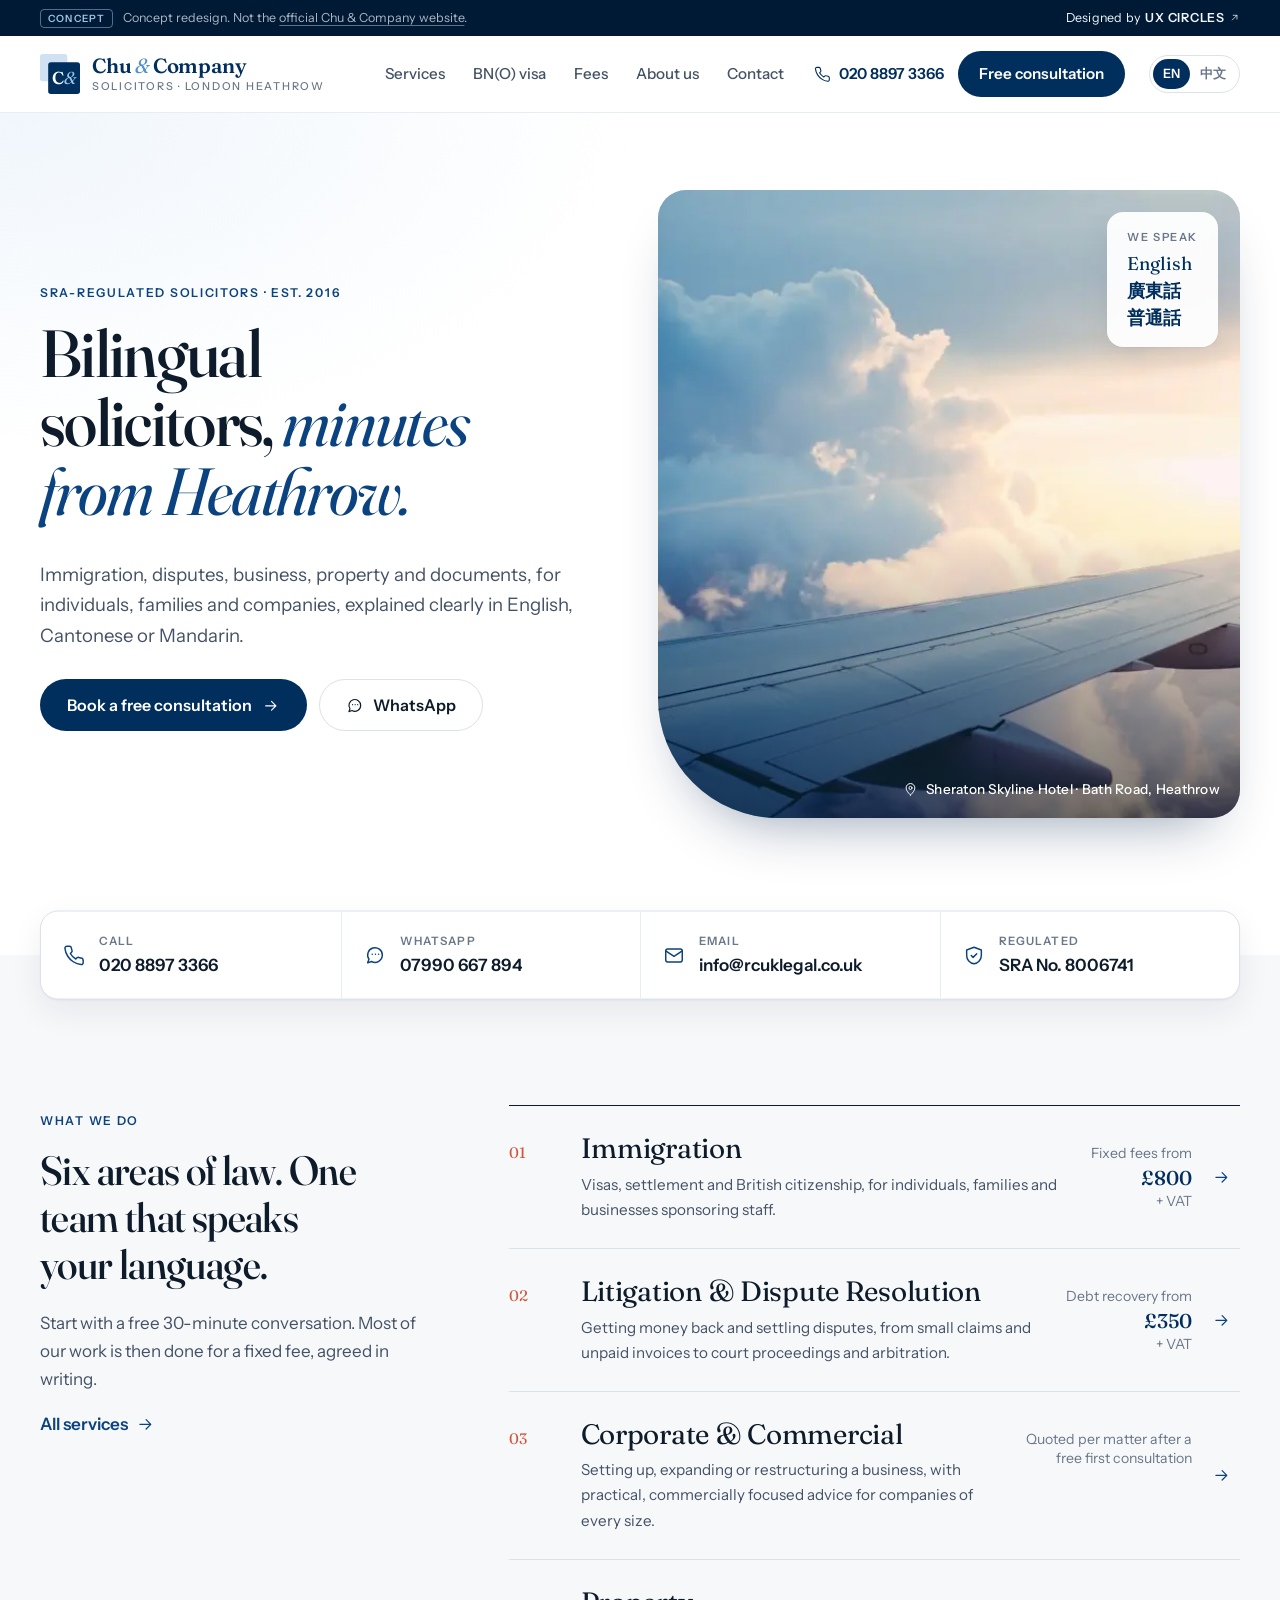
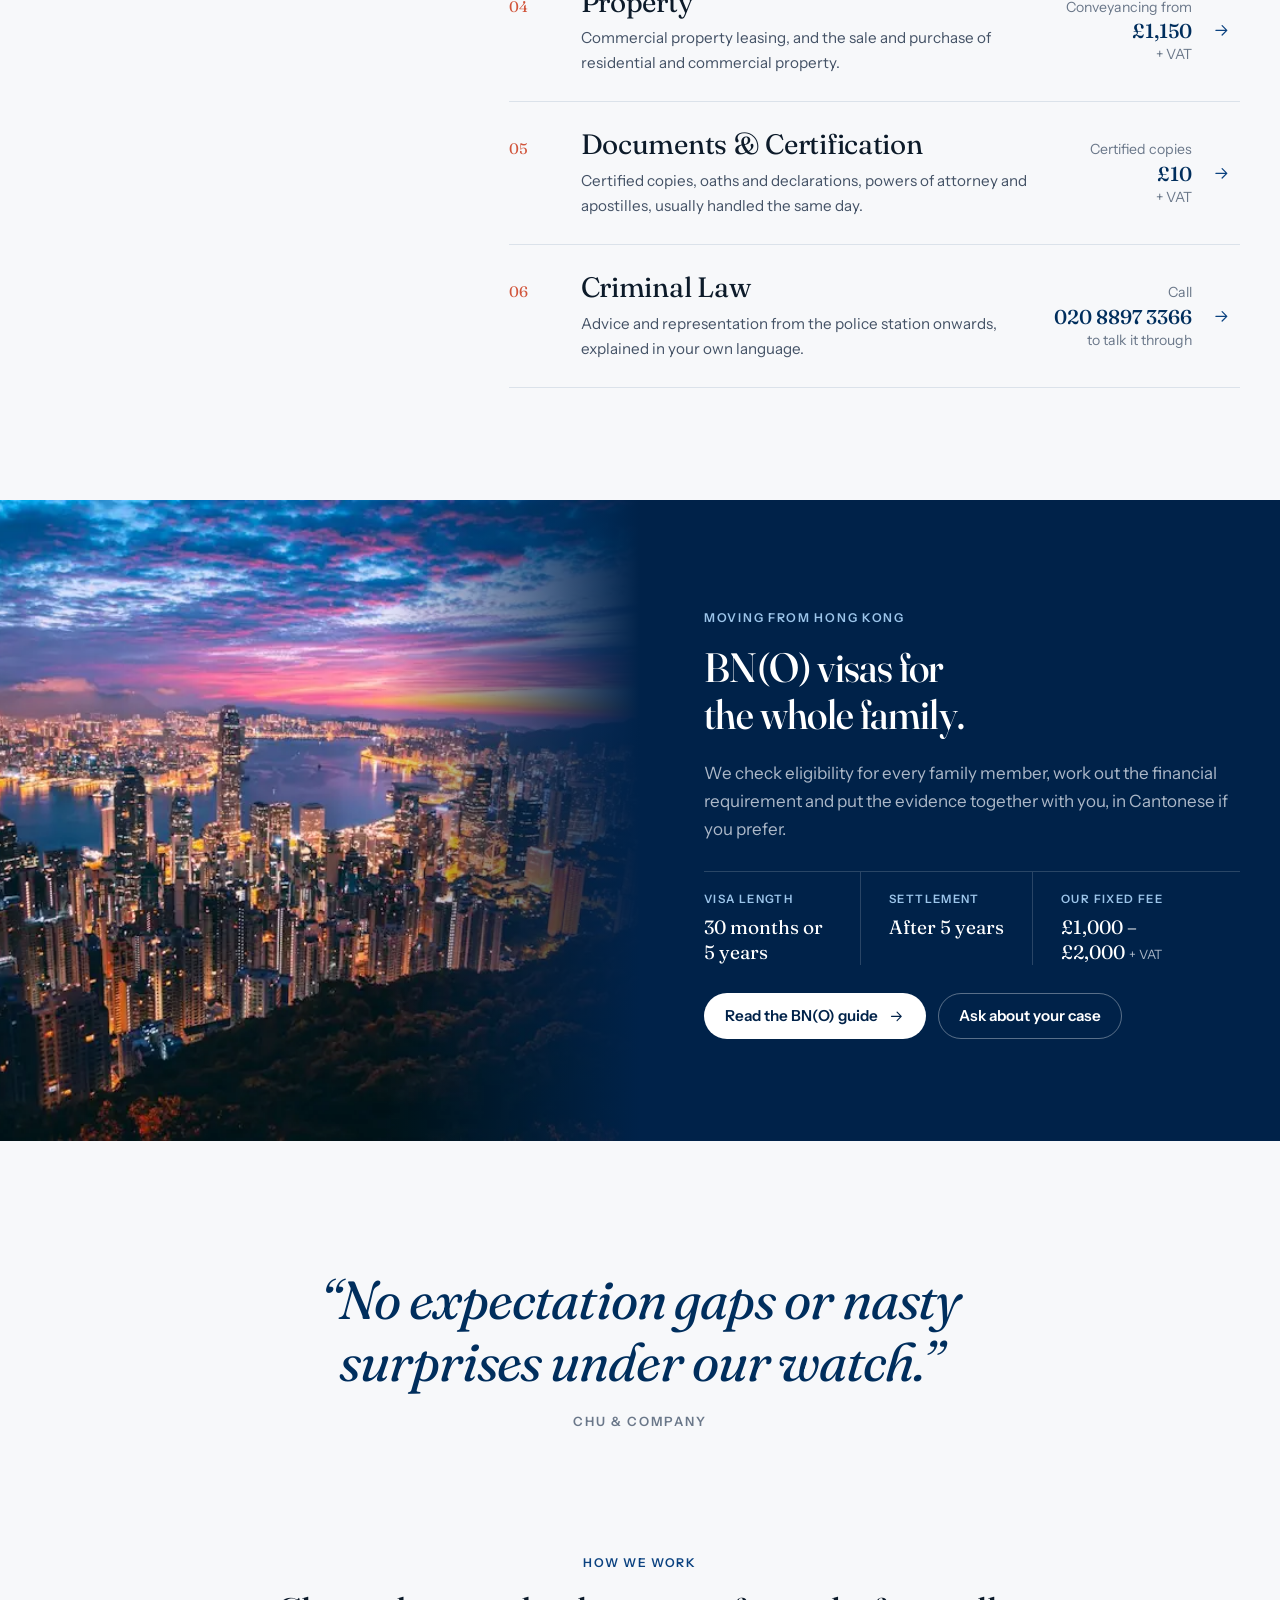
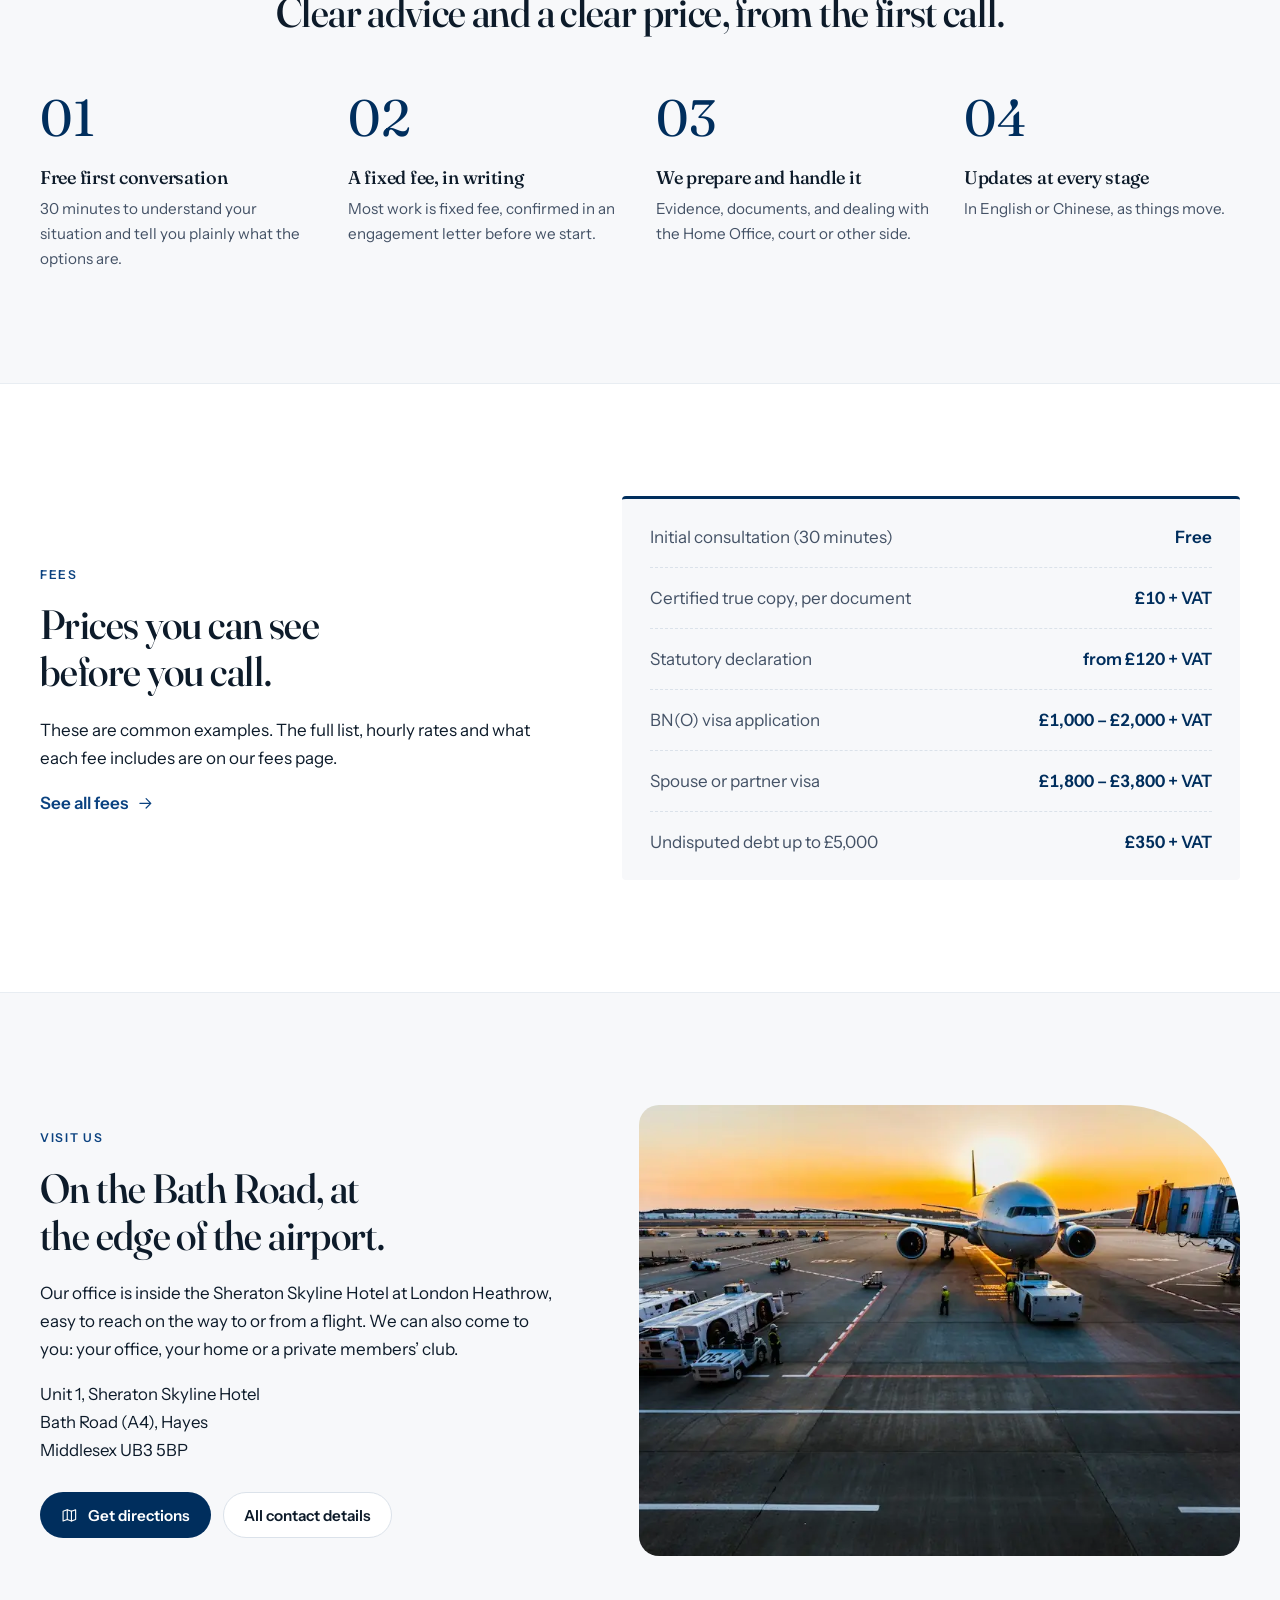
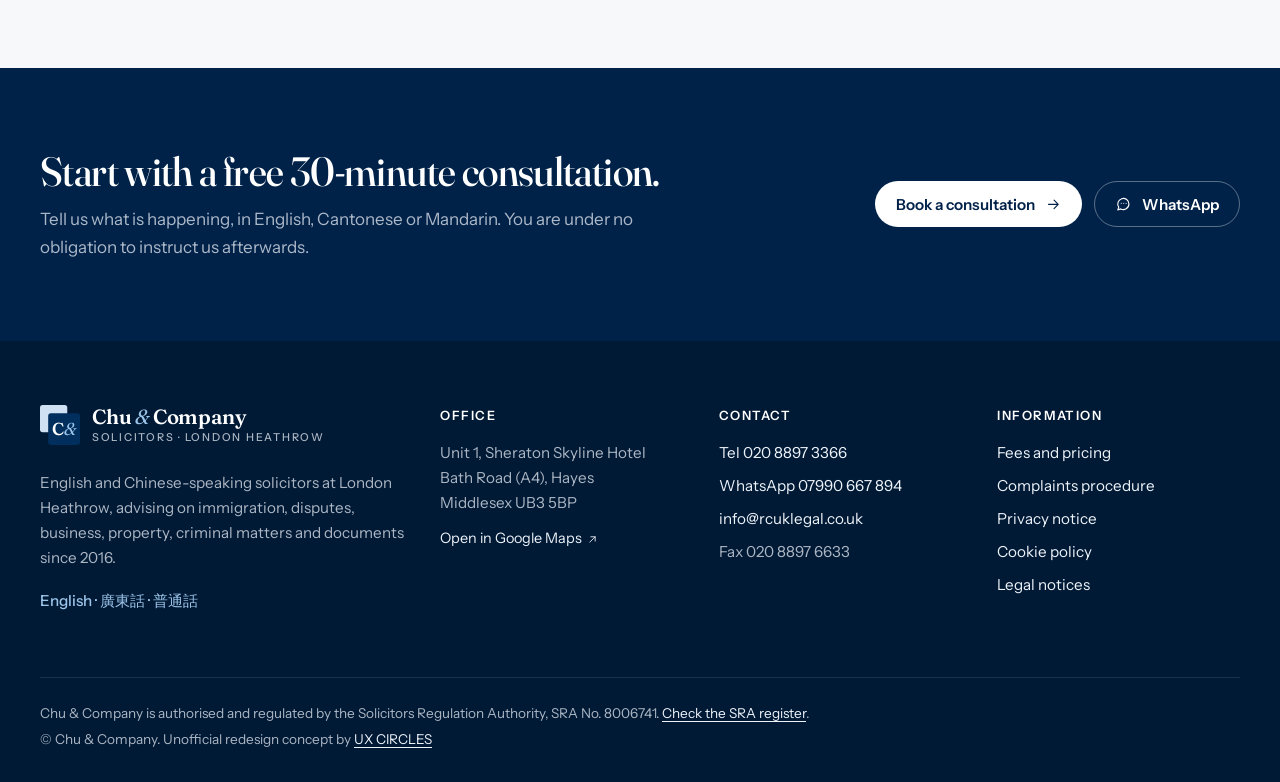
<file: index.html>
<!doctype html>
<html lang="en-GB" class="no-js">
<head>
<meta charset="utf-8">
<meta name="viewport" content="width=device-width, initial-scale=1">
<title>Chu &amp; Company Solicitors | English and Chinese-speaking lawyers at London Heathrow</title>
<meta name="description" content="SRA-regulated English, Cantonese and Mandarin-speaking solicitors at London Heathrow: immigration and BN(O) visas, litigation, corporate, property, criminal law and document certification.">
<meta property="og:title" content="Chu &amp; Company Solicitors | English and Chinese-speaking lawyers at London Heathrow">
<meta property="og:description" content="SRA-regulated English, Cantonese and Mandarin-speaking solicitors at London Heathrow: immigration and BN(O) visas, litigation, corporate, property, criminal law and document certification.">
<meta name="robots" content="noindex, nofollow">
<meta name="theme-color" content="#002e5d">
<link rel="alternate" hreflang="en-GB" href="index.html">
<link rel="alternate" hreflang="zh-Hant" href="zh/index.html">
<link rel="icon" href="assets/img/favicon.svg" type="image/svg+xml">
<link rel="preconnect" href="https://fonts.googleapis.com">
<link rel="preconnect" href="https://fonts.gstatic.com" crossorigin>
<link rel="stylesheet" href="https://fonts.googleapis.com/css2?family=Fraunces:ital,opsz,wght@0,9..144,400;0,9..144,500;0,9..144,600;1,9..144,400&family=Instrument+Sans:wght@400;500;600&display=swap">
<link rel="stylesheet" href="assets/css/style.css">
</head>
<body class="lang-en">
<a class="skip" href="#main">Skip to content</a>
<div class="concept-bar" role="note">
  <div class="container concept-inner">
    <p><span class="concept-tag">Concept</span><span class="concept-long">Concept redesign. Not the <a href="https://www.rcuklegal.co.uk/" target="_blank" rel="noopener">official Chu &amp; Company website</a>.</span></p>
    <a href="https://ux-circles.com/professionals" target="_blank" rel="noopener"><span class="concept-by">Designed by </span><strong>UX CIRCLES</strong> <svg class="ic-ext" viewBox="0 0 24 24" fill="none" stroke="currentColor" stroke-width="1.6" stroke-linecap="round" stroke-linejoin="round" aria-hidden="true"><path d="M7 17 17 7M9 7h8v8"/></svg></a>
  </div>
</div>
<header class="site-header">
  <div class="container header-inner">
    <a class="brand" href="index.html" aria-label="Chu &amp; Company Solicitors, home"><svg class="brand-mark" viewBox="0 0 44 44" aria-hidden="true"><rect x="0" y="0" width="30" height="30" rx="3" fill="#cfe1f2"/><rect x="9" y="9" width="35" height="35" rx="3" fill="#002e5d"/><text x="26.5" y="33" text-anchor="middle" font-family="Fraunces, Georgia, serif" font-size="19" font-weight="600" fill="#ffffff">C<tspan fill="#9cc5ea" font-style="italic" font-weight="400">&amp;</tspan></text></svg><span class="brand-text"><span class="brand-name" lang="en">Chu <span>&amp;</span> Company</span><span class="brand-sub">Solicitors · London Heathrow</span></span></a>
    <nav class="nav" id="site-nav" aria-label="Main">
      <a href="services.html">Services</a>
      <a href="bno-visa.html">BN(O) visa</a>
      <a href="fees.html">Fees</a>
      <a href="about.html">About us</a>
      <a href="contact.html">Contact</a>
      <div class="nav-extra">
        <a class="nav-phone" href="tel:+442088973366"><svg class="ic" viewBox="0 0 24 24" fill="none" stroke="currentColor" stroke-width="1.6" stroke-linecap="round" stroke-linejoin="round" aria-hidden="true"><path d="M22 16.9v3a2 2 0 0 1-2.2 2 19.8 19.8 0 0 1-8.6-3.1 19.5 19.5 0 0 1-6-6A19.8 19.8 0 0 1 2.1 4.2 2 2 0 0 1 4.1 2h3a2 2 0 0 1 2 1.7c.1.9.4 1.8.7 2.7a2 2 0 0 1-.5 2.1L8 9.8a16 16 0 0 0 6 6l1.3-1.3a2 2 0 0 1 2.1-.4c.9.3 1.8.6 2.7.7a2 2 0 0 1 1.7 2z"/></svg><span>020 8897 3366</span></a>
        <a class="btn btn-primary" href="contact.html#enquiry">Free consultation</a>
      </div>
    </nav>
    <div class="header-tools">
      <div class="lang-switch" aria-label="Language"><a href="index.html" lang="en-GB" hreflang="en-GB" aria-current="true">EN</a><a href="zh/index.html" lang="zh-Hant" hreflang="zh-Hant">中文</a></div>
      <button class="nav-toggle" type="button" aria-expanded="false" aria-controls="site-nav" aria-label="Menu"><svg class="ic-open" viewBox="0 0 24 24" fill="none" stroke="currentColor" stroke-width="1.6" stroke-linecap="round" stroke-linejoin="round" aria-hidden="true"><path d="M4 7h16M4 12h16M4 17h16"/></svg><svg class="ic-close" viewBox="0 0 24 24" fill="none" stroke="currentColor" stroke-width="1.6" stroke-linecap="round" stroke-linejoin="round" aria-hidden="true"><path d="M6 6l12 12M18 6 6 18"/></svg></button>
    </div>
  </div>
</header>
<main id="main">

<section class="hero">
  <div class="container hero-grid">
    <div class="hero-copy">
      <p class="eyebrow">SRA-regulated solicitors · Est. 2016</p>
      <h1>Bilingual solicitors, <em>minutes from Heathrow.</em></h1>
      <p class="lede">Immigration, disputes, business, property and documents, for individuals, families and companies, explained clearly in English, Cantonese or Mandarin.</p>
      <div class="hero-actions">
        <a class="btn btn-primary btn-lg" href="contact.html#enquiry">Book a free consultation <svg class="ic" viewBox="0 0 24 24" fill="none" stroke="currentColor" stroke-width="1.6" stroke-linecap="round" stroke-linejoin="round" aria-hidden="true"><path d="M5 12h14M13 6l6 6-6 6"/></svg></a>
        <a class="btn btn-ghost btn-lg" href="https://wa.me/447990667894" target="_blank" rel="noopener"><svg class="ic" viewBox="0 0 24 24" fill="none" stroke="currentColor" stroke-width="1.6" stroke-linecap="round" stroke-linejoin="round" aria-hidden="true"><path d="M20 11.5a8 8 0 0 1-11.8 7L4 20l1.4-4A8 8 0 1 1 20 11.5z"/><path d="M9 10.5h.01M12.5 10.5h.01M16 10.5h.01"/></svg> WhatsApp</a>
      </div>
    </div>
    <figure class="hero-media">
      <img class="" src="assets/img/hero-wing-1600.webp" srcset="assets/img/hero-wing-900.webp 900w, assets/img/hero-wing-1600.webp 1600w" sizes="(max-width: 900px) 100vw, 46vw" alt="View from an aircraft window above the clouds at sunrise" fetchpriority="high" decoding="async">
      <div class="hero-langs" aria-label="Languages we speak">
        <small>We speak</small>
        <span lang="en">English</span><span lang="zh-Hant-HK">廣東話</span><span lang="zh-Hant">普通話</span>
      </div>
      <figcaption><svg class="ic" viewBox="0 0 24 24" fill="none" stroke="currentColor" stroke-width="1.6" stroke-linecap="round" stroke-linejoin="round" aria-hidden="true"><path d="M12 21s-7-6.2-7-11.5A7 7 0 0 1 19 9.5C19 14.8 12 21 12 21z"/><circle cx="12" cy="9.5" r="2.5"/></svg> Sheraton Skyline Hotel · Bath Road, Heathrow</figcaption>
    </figure>
  </div>
  <div class="container">
    <ul class="hero-strip">
      <li><a href="tel:+442088973366"><svg class="ic" viewBox="0 0 24 24" fill="none" stroke="currentColor" stroke-width="1.6" stroke-linecap="round" stroke-linejoin="round" aria-hidden="true"><path d="M22 16.9v3a2 2 0 0 1-2.2 2 19.8 19.8 0 0 1-8.6-3.1 19.5 19.5 0 0 1-6-6A19.8 19.8 0 0 1 2.1 4.2 2 2 0 0 1 4.1 2h3a2 2 0 0 1 2 1.7c.1.9.4 1.8.7 2.7a2 2 0 0 1-.5 2.1L8 9.8a16 16 0 0 0 6 6l1.3-1.3a2 2 0 0 1 2.1-.4c.9.3 1.8.6 2.7.7a2 2 0 0 1 1.7 2z"/></svg><span><small>Call</small>020 8897 3366</span></a></li>
      <li><a href="https://wa.me/447990667894" target="_blank" rel="noopener"><svg class="ic" viewBox="0 0 24 24" fill="none" stroke="currentColor" stroke-width="1.6" stroke-linecap="round" stroke-linejoin="round" aria-hidden="true"><path d="M20 11.5a8 8 0 0 1-11.8 7L4 20l1.4-4A8 8 0 1 1 20 11.5z"/><path d="M9 10.5h.01M12.5 10.5h.01M16 10.5h.01"/></svg><span><small>WhatsApp</small>07990 667 894</span></a></li>
      <li><a href="mailto:info@rcuklegal.co.uk"><svg class="ic" viewBox="0 0 24 24" fill="none" stroke="currentColor" stroke-width="1.6" stroke-linecap="round" stroke-linejoin="round" aria-hidden="true"><rect x="3" y="5" width="18" height="14" rx="2"/><path d="m3 7 9 6 9-6"/></svg><span><small>Email</small>info@rcuklegal.co.uk</span></a></li>
      <li><span class="strip-static"><svg class="ic" viewBox="0 0 24 24" fill="none" stroke="currentColor" stroke-width="1.6" stroke-linecap="round" stroke-linejoin="round" aria-hidden="true"><path d="M12 3 4 6v6c0 4.5 3.4 8.3 8 9 4.6-.7 8-4.5 8-9V6z"/><path d="m9 12 2 2 4-4"/></svg><span><small>Regulated</small>SRA No. 8006741</span></span></li>
    </ul>
  </div>
</section>

<section class="section" id="services">
  <div class="container services-split">
    <div class="services-intro">
      <p class="eyebrow">What we do</p>
      <h2>Six areas of law. One team that speaks your language.</h2>
      <p>Start with a free 30-minute conversation. Most of our work is then done for a fixed fee, agreed in writing.</p>
      <a class="text-link" href="services.html">All services <svg class="ic" viewBox="0 0 24 24" fill="none" stroke="currentColor" stroke-width="1.6" stroke-linecap="round" stroke-linejoin="round" aria-hidden="true"><path d="M5 12h14M13 6l6 6-6 6"/></svg></a>
    </div>
    <ol class="area-rows">
      <li class="reveal"><a href="services.html#immigration">
          <span class="row-n">01</span>
          <span class="row-main"><span class="row-title">Immigration</span><span class="row-sum">Visas, settlement and British citizenship, for individuals, families and businesses sponsoring staff.</span></span>
          <span class="row-price">Fixed fees from <strong>£800</strong> + VAT</span>
          <span class="row-go"><svg class="ic" viewBox="0 0 24 24" fill="none" stroke="currentColor" stroke-width="1.6" stroke-linecap="round" stroke-linejoin="round" aria-hidden="true"><path d="M5 12h14M13 6l6 6-6 6"/></svg></span>
        </a></li>
<li class="reveal"><a href="services.html#litigation">
          <span class="row-n">02</span>
          <span class="row-main"><span class="row-title">Litigation &amp; Dispute Resolution</span><span class="row-sum">Getting money back and settling disputes, from small claims and unpaid invoices to court proceedings and arbitration.</span></span>
          <span class="row-price">Debt recovery from <strong>£350</strong> + VAT</span>
          <span class="row-go"><svg class="ic" viewBox="0 0 24 24" fill="none" stroke="currentColor" stroke-width="1.6" stroke-linecap="round" stroke-linejoin="round" aria-hidden="true"><path d="M5 12h14M13 6l6 6-6 6"/></svg></span>
        </a></li>
<li class="reveal"><a href="services.html#corporate">
          <span class="row-n">03</span>
          <span class="row-main"><span class="row-title">Corporate &amp; Commercial</span><span class="row-sum">Setting up, expanding or restructuring a business, with practical, commercially focused advice for companies of every size.</span></span>
          <span class="row-price">Quoted per matter after a free first consultation</span>
          <span class="row-go"><svg class="ic" viewBox="0 0 24 24" fill="none" stroke="currentColor" stroke-width="1.6" stroke-linecap="round" stroke-linejoin="round" aria-hidden="true"><path d="M5 12h14M13 6l6 6-6 6"/></svg></span>
        </a></li>
<li class="reveal"><a href="services.html#property">
          <span class="row-n">04</span>
          <span class="row-main"><span class="row-title">Property</span><span class="row-sum">Commercial property leasing, and the sale and purchase of residential and commercial property.</span></span>
          <span class="row-price">Conveyancing from <strong>£1,150</strong> + VAT</span>
          <span class="row-go"><svg class="ic" viewBox="0 0 24 24" fill="none" stroke="currentColor" stroke-width="1.6" stroke-linecap="round" stroke-linejoin="round" aria-hidden="true"><path d="M5 12h14M13 6l6 6-6 6"/></svg></span>
        </a></li>
<li class="reveal"><a href="services.html#documents">
          <span class="row-n">05</span>
          <span class="row-main"><span class="row-title">Documents &amp; Certification</span><span class="row-sum">Certified copies, oaths and declarations, powers of attorney and apostilles, usually handled the same day.</span></span>
          <span class="row-price">Certified copies <strong>£10</strong> + VAT</span>
          <span class="row-go"><svg class="ic" viewBox="0 0 24 24" fill="none" stroke="currentColor" stroke-width="1.6" stroke-linecap="round" stroke-linejoin="round" aria-hidden="true"><path d="M5 12h14M13 6l6 6-6 6"/></svg></span>
        </a></li>
<li class="reveal"><a href="services.html#criminal">
          <span class="row-n">06</span>
          <span class="row-main"><span class="row-title">Criminal Law</span><span class="row-sum">Advice and representation from the police station onwards, explained in your own language.</span></span>
          <span class="row-price">Call <strong>020 8897 3366</strong> to talk it through</span>
          <span class="row-go"><svg class="ic" viewBox="0 0 24 24" fill="none" stroke="currentColor" stroke-width="1.6" stroke-linecap="round" stroke-linejoin="round" aria-hidden="true"><path d="M5 12h14M13 6l6 6-6 6"/></svg></span>
        </a></li>
    </ol>
  </div>
</section>

<section class="bno-band on-dark">
  <div class="bno-photo"><img class="" src="assets/img/hong-kong-1600.webp" srcset="assets/img/hong-kong-900.webp 900w, assets/img/hong-kong-1600.webp 1600w" sizes="(max-width: 900px) 100vw, 50vw" alt="Hong Kong harbour and skyline at dusk, seen from the Peak" loading="lazy" decoding="async"></div>
  <div class="bno-copy">
    <p class="eyebrow">Moving from Hong Kong</p>
    <h2>BN(O) visas for the whole family.</h2>
    <p>We check eligibility for every family member, work out the financial requirement and put the evidence together with you, in Cantonese if you prefer.</p>
    <dl class="facts">
      <div><dt>Visa length</dt><dd>30 months or 5 years</dd></div>
      <div><dt>Settlement</dt><dd>After 5 years</dd></div>
      <div><dt>Our fixed fee</dt><dd>£1,000 – £2,000 <small>+ VAT</small></dd></div>
    </dl>
    <div class="hero-actions">
      <a class="btn btn-light" href="bno-visa.html">Read the BN(O) guide <svg class="ic" viewBox="0 0 24 24" fill="none" stroke="currentColor" stroke-width="1.6" stroke-linecap="round" stroke-linejoin="round" aria-hidden="true"><path d="M5 12h14M13 6l6 6-6 6"/></svg></a>
      <a class="btn btn-outline-light" href="contact.html?matter=immigration#enquiry">Ask about your case</a>
    </div>
  </div>
</section>

<section class="statement">
  <div class="container">
    <p class="statement-q reveal">“No expectation gaps or nasty surprises under our watch.”</p>
    <p class="statement-by">Chu &amp; Company</p>
  </div>
</section>

<section class="section how">
  <div class="container">
    <div class="how-head">
      <p class="eyebrow">How we work</p>
      <h2>Clear advice and a clear price, from the first call.</h2>
    </div>
    <ol class="timeline"><li class="reveal"><span class="tl-n">01</span><h3>Free first conversation</h3><p>30 minutes to understand your situation and tell you plainly what the options are.</p></li><li class="reveal"><span class="tl-n">02</span><h3>A fixed fee, in writing</h3><p>Most work is fixed fee, confirmed in an engagement letter before we start.</p></li><li class="reveal"><span class="tl-n">03</span><h3>We prepare and handle it</h3><p>Evidence, documents, and dealing with the Home Office, court or other side.</p></li><li class="reveal"><span class="tl-n">04</span><h3>Updates at every stage</h3><p>In English or Chinese, as things move.</p></li></ol>
  </div>
</section>

<section class="section section-alt">
  <div class="container glance-grid">
    <div>
      <p class="eyebrow">Fees</p>
      <h2>Prices you can see before you call.</h2>
      <p>These are common examples. The full list, hourly rates and what each fee includes are on our fees page.</p>
      <a class="text-link" href="fees.html">See all fees <svg class="ic" viewBox="0 0 24 24" fill="none" stroke="currentColor" stroke-width="1.6" stroke-linecap="round" stroke-linejoin="round" aria-hidden="true"><path d="M5 12h14M13 6l6 6-6 6"/></svg></a>
    </div>
    <ul class="glance reveal"><li><span>Initial consultation (30 minutes)</span><strong>Free</strong></li><li><span>Certified true copy, per document</span><strong>£10 + VAT</strong></li><li><span>Statutory declaration</span><strong>from £120 + VAT</strong></li><li><span>BN(O) visa application</span><strong>£1,000 – £2,000 + VAT</strong></li><li><span>Spouse or partner visa</span><strong>£1,800 – £3,800 + VAT</strong></li><li><span>Undisputed debt up to £5,000</span><strong>£350 + VAT</strong></li></ul>
  </div>
</section>

<section class="visit">
  <div class="container visit-grid">
    <div class="visit-copy">
      <p class="eyebrow">Visit us</p>
      <h2>On the Bath Road, at the edge of the airport.</h2>
      <p>Our office is inside the Sheraton Skyline Hotel at London Heathrow, easy to reach on the way to or from a flight. We can also come to you: your office, your home or a private members’ club.</p>
      <address class="visit-address">Unit 1, Sheraton Skyline Hotel<br>Bath Road (A4), Hayes<br>Middlesex UB3 5BP</address>
      <div class="hero-actions">
        <a class="btn btn-primary" href="https://www.google.com/maps/search/?api=1&query=Sheraton+Skyline+Hotel+Bath+Road+Hayes+UB3+5BP" target="_blank" rel="noopener"><svg class="ic" viewBox="0 0 24 24" fill="none" stroke="currentColor" stroke-width="1.6" stroke-linecap="round" stroke-linejoin="round" aria-hidden="true"><path d="M9 4 3 6v14l6-2 6 2 6-2V4l-6 2z"/><path d="M9 4v14M15 6v14"/></svg> Get directions</a>
        <a class="btn btn-ghost" href="contact.html">All contact details</a>
      </div>
    </div>
    <div class="visit-photo reveal"><img class="" src="assets/img/terminal-1600.webp" srcset="assets/img/terminal-900.webp 900w, assets/img/terminal-1600.webp 1600w" sizes="(max-width: 900px) 100vw, 50vw" alt="An aircraft parked at an airport terminal" loading="lazy" decoding="async"></div>
  </div>
</section>
<section class="cta-band">
  <div class="container cta-inner">
    <div>
      <h2>Start with a free 30-minute consultation.</h2>
      <p>Tell us what is happening, in English, Cantonese or Mandarin. You are under no obligation to instruct us afterwards.</p>
    </div>
    <div class="cta-actions">
      <a class="btn btn-light" href="contact.html#enquiry">Book a consultation <svg class="ic" viewBox="0 0 24 24" fill="none" stroke="currentColor" stroke-width="1.6" stroke-linecap="round" stroke-linejoin="round" aria-hidden="true"><path d="M5 12h14M13 6l6 6-6 6"/></svg></a>
      <a class="btn btn-outline-light" href="https://wa.me/447990667894" target="_blank" rel="noopener"><svg class="ic" viewBox="0 0 24 24" fill="none" stroke="currentColor" stroke-width="1.6" stroke-linecap="round" stroke-linejoin="round" aria-hidden="true"><path d="M20 11.5a8 8 0 0 1-11.8 7L4 20l1.4-4A8 8 0 1 1 20 11.5z"/><path d="M9 10.5h.01M12.5 10.5h.01M16 10.5h.01"/></svg> WhatsApp</a>
    </div>
  </div>
</section>

</main>
<footer class="site-footer">
  <div class="container">
    <div class="footer-grid">
      <div class="footer-about">
        <a class="brand" href="index.html" aria-label="Chu &amp; Company Solicitors, home"><svg class="brand-mark" viewBox="0 0 44 44" aria-hidden="true"><rect x="0" y="0" width="30" height="30" rx="3" fill="#cfe1f2"/><rect x="9" y="9" width="35" height="35" rx="3" fill="#002e5d"/><text x="26.5" y="33" text-anchor="middle" font-family="Fraunces, Georgia, serif" font-size="19" font-weight="600" fill="#ffffff">C<tspan fill="#9cc5ea" font-style="italic" font-weight="400">&amp;</tspan></text></svg><span class="brand-text"><span class="brand-name" lang="en">Chu <span>&amp;</span> Company</span><span class="brand-sub">Solicitors · London Heathrow</span></span></a>
        <p>English and Chinese-speaking solicitors at London Heathrow, advising on immigration, disputes, business, property, criminal matters and documents since 2016.</p>
        <p class="footer-langs">English · 廣東話 · 普通話</p>
      </div>
      <div>
        <p class="footer-h">Office</p>
        <address>Unit 1, Sheraton Skyline Hotel<br>Bath Road (A4), Hayes<br>Middlesex UB3 5BP</address>
        <a class="footer-map" href="https://www.google.com/maps/search/?api=1&query=Sheraton+Skyline+Hotel+Bath+Road+Hayes+UB3+5BP" target="_blank" rel="noopener">Open in Google Maps <svg class="ic-ext" viewBox="0 0 24 24" fill="none" stroke="currentColor" stroke-width="1.6" stroke-linecap="round" stroke-linejoin="round" aria-hidden="true"><path d="M7 17 17 7M9 7h8v8"/></svg></a>
      </div>
      <div>
        <p class="footer-h">Contact</p>
        <ul>
          <li><a href="tel:+442088973366">Tel 020 8897 3366</a></li>
          <li><a href="https://wa.me/447990667894" target="_blank" rel="noopener">WhatsApp 07990 667 894</a></li>
          <li><a href="mailto:info@rcuklegal.co.uk">info@rcuklegal.co.uk</a></li>
          <li><span class="muted">Fax 020 8897 6633</span></li>
        </ul>
      </div>
      <div>
        <p class="footer-h">Information</p>
        <ul>
          <li><a href="fees.html">Fees and pricing</a></li>
          <li><a href="about.html#complaints">Complaints procedure</a></li>
          <li><a href="https://www.rcuklegal.co.uk/privacy-notice" target="_blank" rel="noopener">Privacy notice</a></li>
          <li><a href="https://www.rcuklegal.co.uk/cookies-policy" target="_blank" rel="noopener">Cookie policy</a></li>
          <li><a href="https://www.rcuklegal.co.uk/accessibility" target="_blank" rel="noopener">Legal notices</a></li>
        </ul>
      </div>
    </div>
    <div class="footer-legal">
      <p>Chu &amp; Company is authorised and regulated by the Solicitors Regulation Authority, SRA No. 8006741. <a href="https://www.sra.org.uk/consumers/register/" target="_blank" rel="noopener">Check the SRA register</a>.</p>
      <p>&copy; Chu &amp; Company. Unofficial redesign concept by <a href="https://ux-circles.com/professionals" target="_blank" rel="noopener">UX CIRCLES</a></p>
    </div>
  </div>
</footer>
<div class="mobile-cta">
  <a class="btn btn-ghost" href="tel:+442088973366"><svg class="ic" viewBox="0 0 24 24" fill="none" stroke="currentColor" stroke-width="1.6" stroke-linecap="round" stroke-linejoin="round" aria-hidden="true"><path d="M22 16.9v3a2 2 0 0 1-2.2 2 19.8 19.8 0 0 1-8.6-3.1 19.5 19.5 0 0 1-6-6A19.8 19.8 0 0 1 2.1 4.2 2 2 0 0 1 4.1 2h3a2 2 0 0 1 2 1.7c.1.9.4 1.8.7 2.7a2 2 0 0 1-.5 2.1L8 9.8a16 16 0 0 0 6 6l1.3-1.3a2 2 0 0 1 2.1-.4c.9.3 1.8.6 2.7.7a2 2 0 0 1 1.7 2z"/></svg> Call</a>
  <a class="btn btn-ghost" href="https://wa.me/447990667894" target="_blank" rel="noopener"><svg class="ic" viewBox="0 0 24 24" fill="none" stroke="currentColor" stroke-width="1.6" stroke-linecap="round" stroke-linejoin="round" aria-hidden="true"><path d="M20 11.5a8 8 0 0 1-11.8 7L4 20l1.4-4A8 8 0 1 1 20 11.5z"/><path d="M9 10.5h.01M12.5 10.5h.01M16 10.5h.01"/></svg> WhatsApp</a>
  <a class="btn btn-primary" href="contact.html#enquiry">Enquire</a>
</div>
<script src="assets/js/main.js"></script>
</body>
</html>
</file>
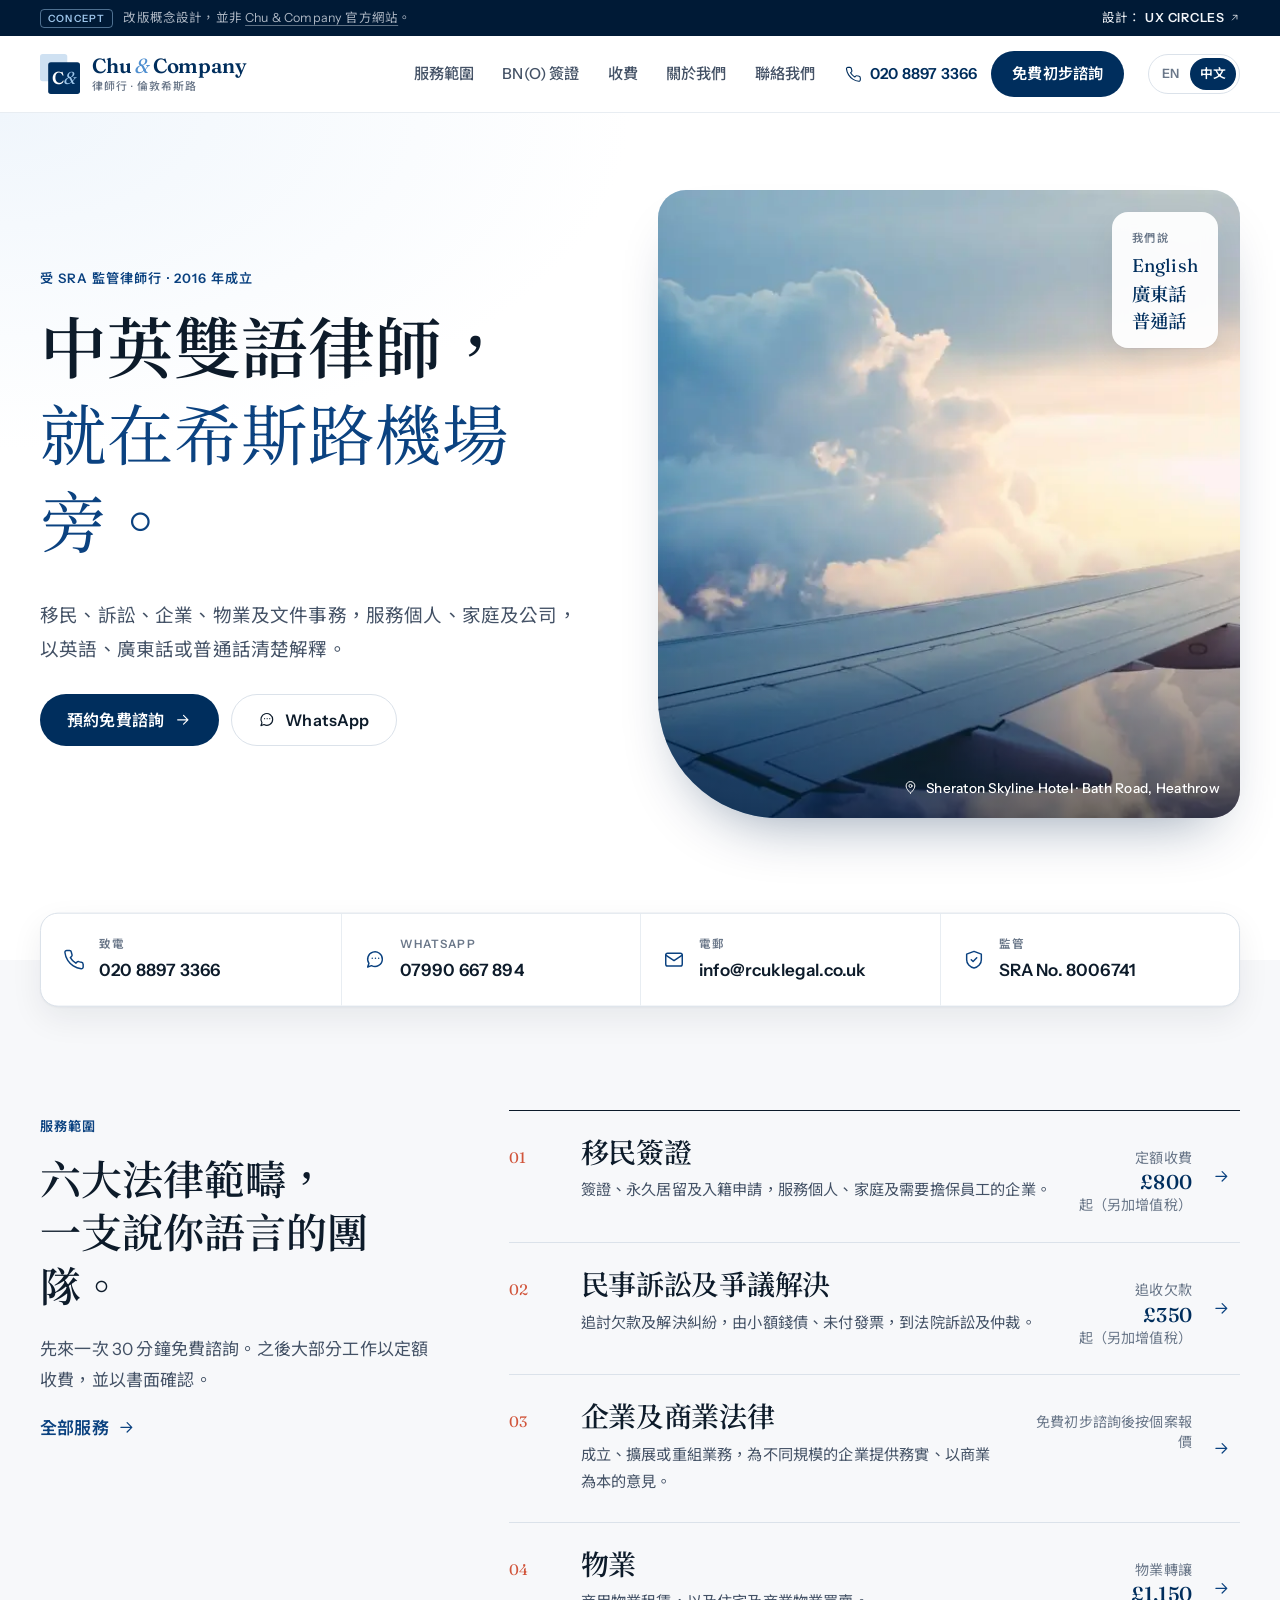
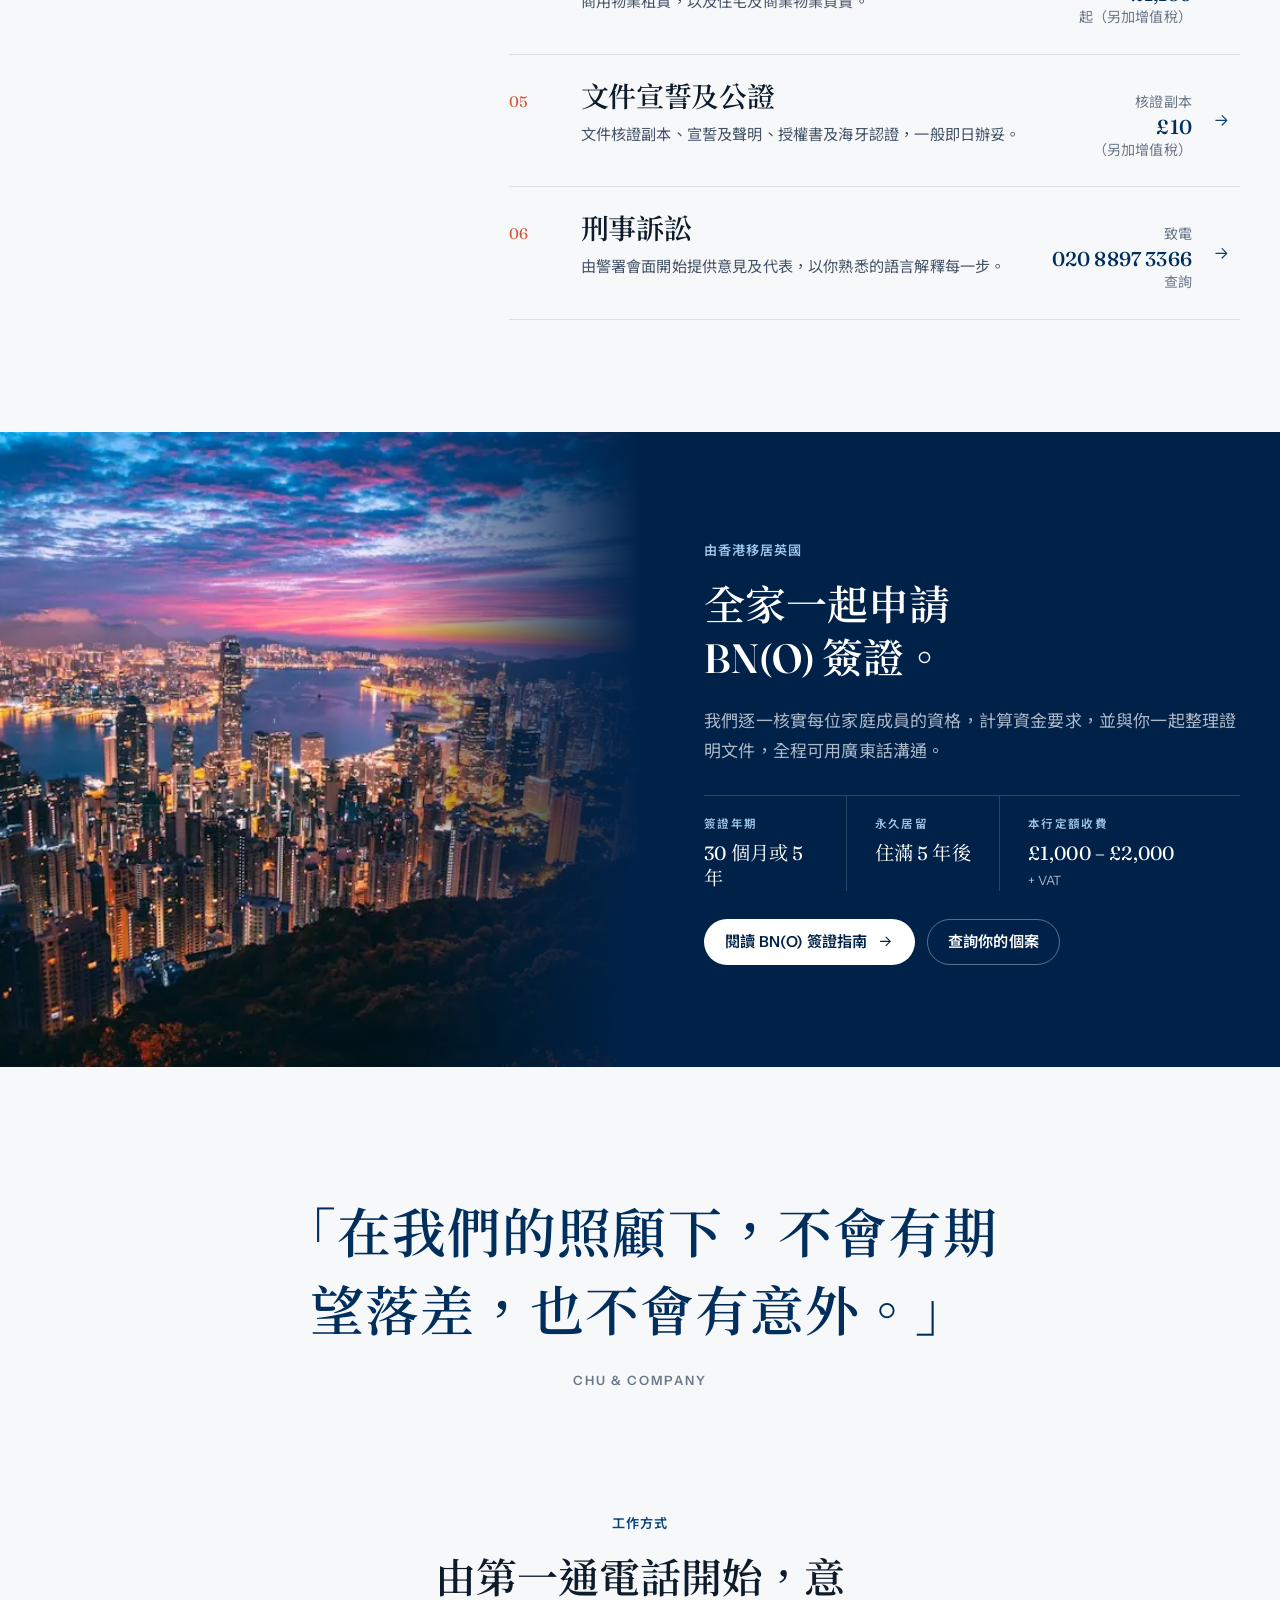
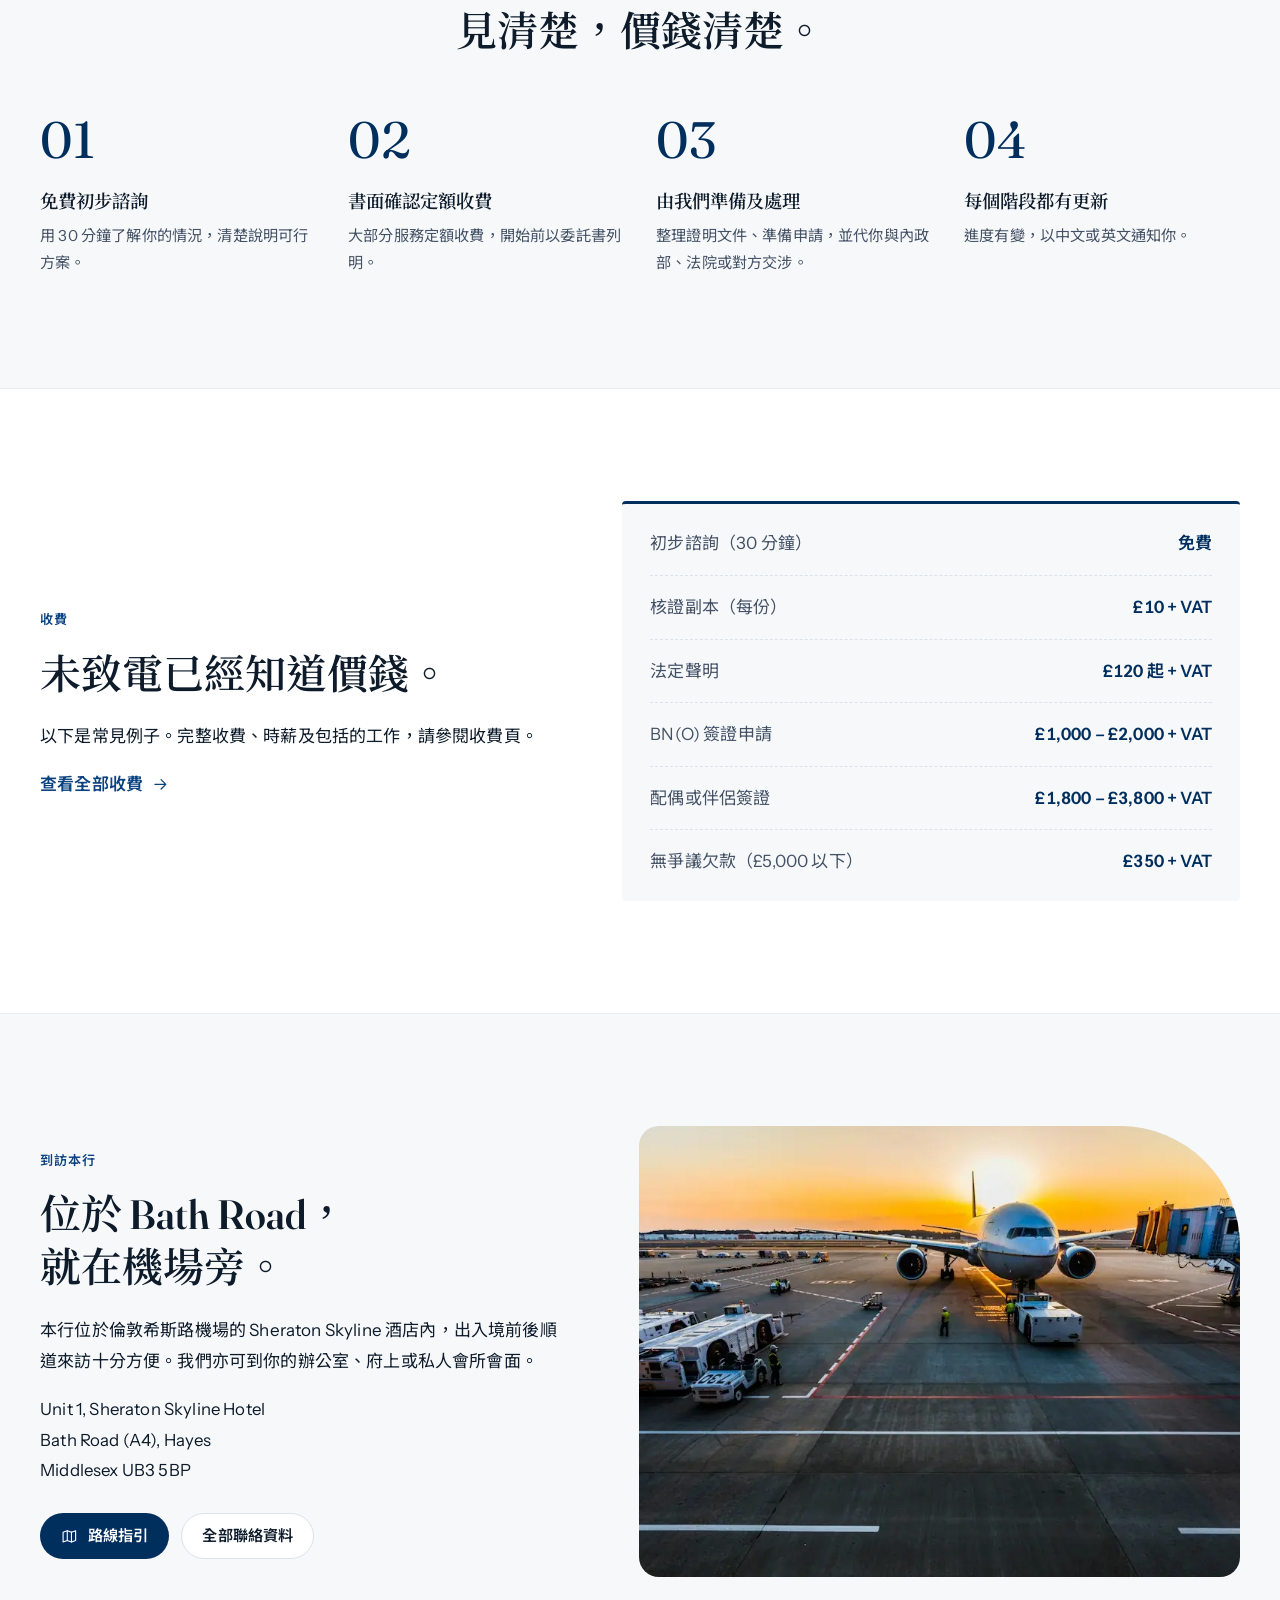
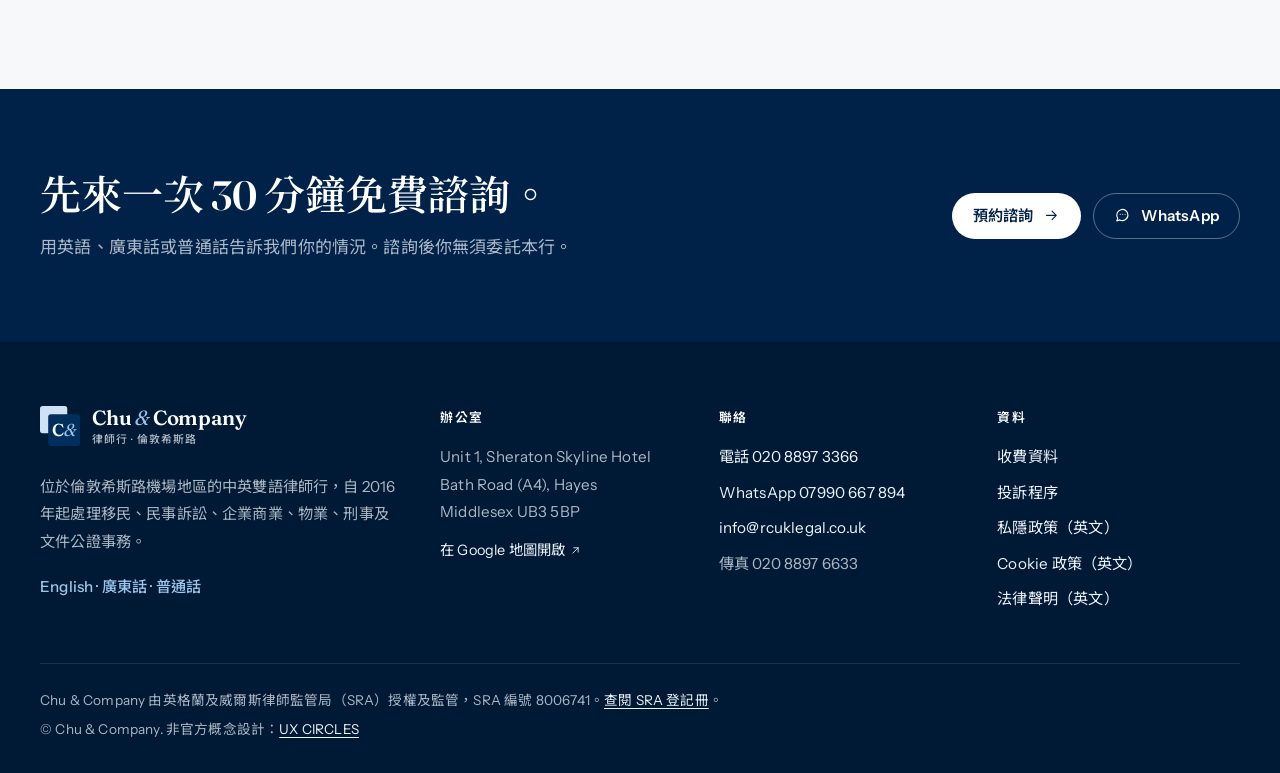
<file: zh/index.html>
<!doctype html>
<html lang="zh-Hant-HK" class="no-js">
<head>
<meta charset="utf-8">
<meta name="viewport" content="width=device-width, initial-scale=1">
<title>Chu &amp; Company 律師行｜倫敦希斯路中英雙語律師</title>
<meta name="description" content="倫敦希斯路受 SRA 監管的中英雙語律師行，以英語、廣東話及普通話處理移民及 BN(O) 簽證、民事訴訟、企業商業、物業、刑事及文件公證。">
<meta property="og:title" content="Chu &amp; Company 律師行｜倫敦希斯路中英雙語律師">
<meta property="og:description" content="倫敦希斯路受 SRA 監管的中英雙語律師行，以英語、廣東話及普通話處理移民及 BN(O) 簽證、民事訴訟、企業商業、物業、刑事及文件公證。">
<meta name="robots" content="noindex, nofollow">
<meta name="theme-color" content="#002e5d">
<link rel="alternate" hreflang="en-GB" href="../index.html">
<link rel="alternate" hreflang="zh-Hant" href="index.html">
<link rel="icon" href="../assets/img/favicon.svg" type="image/svg+xml">
<link rel="preconnect" href="https://fonts.googleapis.com">
<link rel="preconnect" href="https://fonts.gstatic.com" crossorigin>
<link rel="stylesheet" href="https://fonts.googleapis.com/css2?family=Fraunces:ital,opsz,wght@0,9..144,400;0,9..144,500;0,9..144,600;1,9..144,400&family=Instrument+Sans:wght@400;500;600&family=Noto+Sans+TC:wght@400;500;700&family=Noto+Serif+TC:wght@500;600&display=swap">
<link rel="stylesheet" href="../assets/css/style.css">
</head>
<body class="lang-zh">
<a class="skip" href="#main">跳到主要內容</a>
<div class="concept-bar" role="note">
  <div class="container concept-inner">
    <p><span class="concept-tag">Concept</span><span class="concept-long">改版概念設計，並非 <a href="https://www.rcuklegal.co.uk/" target="_blank" rel="noopener">Chu &amp; Company 官方網站</a>。</span></p>
    <a href="https://ux-circles.com/professionals" target="_blank" rel="noopener"><span class="concept-by">設計：</span><strong>UX CIRCLES</strong> <svg class="ic-ext" viewBox="0 0 24 24" fill="none" stroke="currentColor" stroke-width="1.6" stroke-linecap="round" stroke-linejoin="round" aria-hidden="true"><path d="M7 17 17 7M9 7h8v8"/></svg></a>
  </div>
</div>
<header class="site-header">
  <div class="container header-inner">
    <a class="brand" href="index.html" aria-label="Chu &amp; Company 律師行主頁"><svg class="brand-mark" viewBox="0 0 44 44" aria-hidden="true"><rect x="0" y="0" width="30" height="30" rx="3" fill="#cfe1f2"/><rect x="9" y="9" width="35" height="35" rx="3" fill="#002e5d"/><text x="26.5" y="33" text-anchor="middle" font-family="Fraunces, Georgia, serif" font-size="19" font-weight="600" fill="#ffffff">C<tspan fill="#9cc5ea" font-style="italic" font-weight="400">&amp;</tspan></text></svg><span class="brand-text"><span class="brand-name" lang="en">Chu <span>&amp;</span> Company</span><span class="brand-sub">律師行 · 倫敦希斯路</span></span></a>
    <nav class="nav" id="site-nav" aria-label="主選單">
      <a href="services.html">服務範圍</a>
      <a href="bno-visa.html">BN(O) 簽證</a>
      <a href="fees.html">收費</a>
      <a href="about.html">關於我們</a>
      <a href="contact.html">聯絡我們</a>
      <div class="nav-extra">
        <a class="nav-phone" href="tel:+442088973366"><svg class="ic" viewBox="0 0 24 24" fill="none" stroke="currentColor" stroke-width="1.6" stroke-linecap="round" stroke-linejoin="round" aria-hidden="true"><path d="M22 16.9v3a2 2 0 0 1-2.2 2 19.8 19.8 0 0 1-8.6-3.1 19.5 19.5 0 0 1-6-6A19.8 19.8 0 0 1 2.1 4.2 2 2 0 0 1 4.1 2h3a2 2 0 0 1 2 1.7c.1.9.4 1.8.7 2.7a2 2 0 0 1-.5 2.1L8 9.8a16 16 0 0 0 6 6l1.3-1.3a2 2 0 0 1 2.1-.4c.9.3 1.8.6 2.7.7a2 2 0 0 1 1.7 2z"/></svg><span>020 8897 3366</span></a>
        <a class="btn btn-primary" href="contact.html#enquiry">免費初步諮詢</a>
      </div>
    </nav>
    <div class="header-tools">
      <div class="lang-switch" aria-label="語言"><a href="../index.html" lang="en-GB" hreflang="en-GB">EN</a><a href="index.html" lang="zh-Hant" hreflang="zh-Hant" aria-current="true">中文</a></div>
      <button class="nav-toggle" type="button" aria-expanded="false" aria-controls="site-nav" aria-label="選單"><svg class="ic-open" viewBox="0 0 24 24" fill="none" stroke="currentColor" stroke-width="1.6" stroke-linecap="round" stroke-linejoin="round" aria-hidden="true"><path d="M4 7h16M4 12h16M4 17h16"/></svg><svg class="ic-close" viewBox="0 0 24 24" fill="none" stroke="currentColor" stroke-width="1.6" stroke-linecap="round" stroke-linejoin="round" aria-hidden="true"><path d="M6 6l12 12M18 6 6 18"/></svg></button>
    </div>
  </div>
</header>
<main id="main">

<section class="hero">
  <div class="container hero-grid">
    <div class="hero-copy">
      <p class="eyebrow">受 SRA 監管律師行 · 2016 年成立</p>
      <h1>中英雙語律師，<br><em>就在希斯路機場旁。</em></h1>
      <p class="lede">移民、訴訟、企業、物業及文件事務，服務個人、家庭及公司，以英語、廣東話或普通話清楚解釋。</p>
      <div class="hero-actions">
        <a class="btn btn-primary btn-lg" href="contact.html#enquiry">預約免費諮詢 <svg class="ic" viewBox="0 0 24 24" fill="none" stroke="currentColor" stroke-width="1.6" stroke-linecap="round" stroke-linejoin="round" aria-hidden="true"><path d="M5 12h14M13 6l6 6-6 6"/></svg></a>
        <a class="btn btn-ghost btn-lg" href="https://wa.me/447990667894" target="_blank" rel="noopener"><svg class="ic" viewBox="0 0 24 24" fill="none" stroke="currentColor" stroke-width="1.6" stroke-linecap="round" stroke-linejoin="round" aria-hidden="true"><path d="M20 11.5a8 8 0 0 1-11.8 7L4 20l1.4-4A8 8 0 1 1 20 11.5z"/><path d="M9 10.5h.01M12.5 10.5h.01M16 10.5h.01"/></svg> WhatsApp</a>
      </div>
    </div>
    <figure class="hero-media">
      <img class="" src="../assets/img/hero-wing-1600.webp" srcset="../assets/img/hero-wing-900.webp 900w, ../assets/img/hero-wing-1600.webp 1600w" sizes="(max-width: 900px) 100vw, 46vw" alt="日出時從飛機窗外看到雲層上的機翼" fetchpriority="high" decoding="async">
      <div class="hero-langs" aria-label="可用語言">
        <small>我們說</small>
        <span lang="en">English</span><span lang="zh-Hant-HK">廣東話</span><span lang="zh-Hant">普通話</span>
      </div>
      <figcaption><svg class="ic" viewBox="0 0 24 24" fill="none" stroke="currentColor" stroke-width="1.6" stroke-linecap="round" stroke-linejoin="round" aria-hidden="true"><path d="M12 21s-7-6.2-7-11.5A7 7 0 0 1 19 9.5C19 14.8 12 21 12 21z"/><circle cx="12" cy="9.5" r="2.5"/></svg> Sheraton Skyline Hotel · Bath Road, Heathrow</figcaption>
    </figure>
  </div>
  <div class="container">
    <ul class="hero-strip">
      <li><a href="tel:+442088973366"><svg class="ic" viewBox="0 0 24 24" fill="none" stroke="currentColor" stroke-width="1.6" stroke-linecap="round" stroke-linejoin="round" aria-hidden="true"><path d="M22 16.9v3a2 2 0 0 1-2.2 2 19.8 19.8 0 0 1-8.6-3.1 19.5 19.5 0 0 1-6-6A19.8 19.8 0 0 1 2.1 4.2 2 2 0 0 1 4.1 2h3a2 2 0 0 1 2 1.7c.1.9.4 1.8.7 2.7a2 2 0 0 1-.5 2.1L8 9.8a16 16 0 0 0 6 6l1.3-1.3a2 2 0 0 1 2.1-.4c.9.3 1.8.6 2.7.7a2 2 0 0 1 1.7 2z"/></svg><span><small>致電</small>020 8897 3366</span></a></li>
      <li><a href="https://wa.me/447990667894" target="_blank" rel="noopener"><svg class="ic" viewBox="0 0 24 24" fill="none" stroke="currentColor" stroke-width="1.6" stroke-linecap="round" stroke-linejoin="round" aria-hidden="true"><path d="M20 11.5a8 8 0 0 1-11.8 7L4 20l1.4-4A8 8 0 1 1 20 11.5z"/><path d="M9 10.5h.01M12.5 10.5h.01M16 10.5h.01"/></svg><span><small>WhatsApp</small>07990 667 894</span></a></li>
      <li><a href="mailto:info@rcuklegal.co.uk"><svg class="ic" viewBox="0 0 24 24" fill="none" stroke="currentColor" stroke-width="1.6" stroke-linecap="round" stroke-linejoin="round" aria-hidden="true"><rect x="3" y="5" width="18" height="14" rx="2"/><path d="m3 7 9 6 9-6"/></svg><span><small>電郵</small>info@rcuklegal.co.uk</span></a></li>
      <li><span class="strip-static"><svg class="ic" viewBox="0 0 24 24" fill="none" stroke="currentColor" stroke-width="1.6" stroke-linecap="round" stroke-linejoin="round" aria-hidden="true"><path d="M12 3 4 6v6c0 4.5 3.4 8.3 8 9 4.6-.7 8-4.5 8-9V6z"/><path d="m9 12 2 2 4-4"/></svg><span><small>監管</small>SRA No. 8006741</span></span></li>
    </ul>
  </div>
</section>

<section class="section" id="services">
  <div class="container services-split">
    <div class="services-intro">
      <p class="eyebrow">服務範圍</p>
      <h2>六大法律範疇，<br>一支說你語言的團隊。</h2>
      <p>先來一次 30 分鐘免費諮詢。之後大部分工作以定額收費，並以書面確認。</p>
      <a class="text-link" href="services.html">全部服務 <svg class="ic" viewBox="0 0 24 24" fill="none" stroke="currentColor" stroke-width="1.6" stroke-linecap="round" stroke-linejoin="round" aria-hidden="true"><path d="M5 12h14M13 6l6 6-6 6"/></svg></a>
    </div>
    <ol class="area-rows">
      <li class="reveal"><a href="services.html#immigration">
          <span class="row-n">01</span>
          <span class="row-main"><span class="row-title">移民簽證</span><span class="row-sum">簽證、永久居留及入籍申請，服務個人、家庭及需要擔保員工的企業。</span></span>
          <span class="row-price">定額收費 <strong>£800</strong> 起（另加增值稅）</span>
          <span class="row-go"><svg class="ic" viewBox="0 0 24 24" fill="none" stroke="currentColor" stroke-width="1.6" stroke-linecap="round" stroke-linejoin="round" aria-hidden="true"><path d="M5 12h14M13 6l6 6-6 6"/></svg></span>
        </a></li>
<li class="reveal"><a href="services.html#litigation">
          <span class="row-n">02</span>
          <span class="row-main"><span class="row-title">民事訴訟及爭議解決</span><span class="row-sum">追討欠款及解決糾紛，由小額錢債、未付發票，到法院訴訟及仲裁。</span></span>
          <span class="row-price">追收欠款 <strong>£350</strong> 起（另加增值稅）</span>
          <span class="row-go"><svg class="ic" viewBox="0 0 24 24" fill="none" stroke="currentColor" stroke-width="1.6" stroke-linecap="round" stroke-linejoin="round" aria-hidden="true"><path d="M5 12h14M13 6l6 6-6 6"/></svg></span>
        </a></li>
<li class="reveal"><a href="services.html#corporate">
          <span class="row-n">03</span>
          <span class="row-main"><span class="row-title">企業及商業法律</span><span class="row-sum">成立、擴展或重組業務，為不同規模的企業提供務實、以商業為本的意見。</span></span>
          <span class="row-price">免費初步諮詢後按個案報價</span>
          <span class="row-go"><svg class="ic" viewBox="0 0 24 24" fill="none" stroke="currentColor" stroke-width="1.6" stroke-linecap="round" stroke-linejoin="round" aria-hidden="true"><path d="M5 12h14M13 6l6 6-6 6"/></svg></span>
        </a></li>
<li class="reveal"><a href="services.html#property">
          <span class="row-n">04</span>
          <span class="row-main"><span class="row-title">物業</span><span class="row-sum">商用物業租賃，以及住宅及商業物業買賣。</span></span>
          <span class="row-price">物業轉讓 <strong>£1,150</strong> 起（另加增值稅）</span>
          <span class="row-go"><svg class="ic" viewBox="0 0 24 24" fill="none" stroke="currentColor" stroke-width="1.6" stroke-linecap="round" stroke-linejoin="round" aria-hidden="true"><path d="M5 12h14M13 6l6 6-6 6"/></svg></span>
        </a></li>
<li class="reveal"><a href="services.html#documents">
          <span class="row-n">05</span>
          <span class="row-main"><span class="row-title">文件宣誓及公證</span><span class="row-sum">文件核證副本、宣誓及聲明、授權書及海牙認證，一般即日辦妥。</span></span>
          <span class="row-price">核證副本 <strong>£10</strong>（另加增值稅）</span>
          <span class="row-go"><svg class="ic" viewBox="0 0 24 24" fill="none" stroke="currentColor" stroke-width="1.6" stroke-linecap="round" stroke-linejoin="round" aria-hidden="true"><path d="M5 12h14M13 6l6 6-6 6"/></svg></span>
        </a></li>
<li class="reveal"><a href="services.html#criminal">
          <span class="row-n">06</span>
          <span class="row-main"><span class="row-title">刑事訴訟</span><span class="row-sum">由警署會面開始提供意見及代表，以你熟悉的語言解釋每一步。</span></span>
          <span class="row-price">致電 <strong>020 8897 3366</strong> 查詢</span>
          <span class="row-go"><svg class="ic" viewBox="0 0 24 24" fill="none" stroke="currentColor" stroke-width="1.6" stroke-linecap="round" stroke-linejoin="round" aria-hidden="true"><path d="M5 12h14M13 6l6 6-6 6"/></svg></span>
        </a></li>
    </ol>
  </div>
</section>

<section class="bno-band on-dark">
  <div class="bno-photo"><img class="" src="../assets/img/hong-kong-1600.webp" srcset="../assets/img/hong-kong-900.webp 900w, ../assets/img/hong-kong-1600.webp 1600w" sizes="(max-width: 900px) 100vw, 50vw" alt="黃昏時從山頂眺望香港維港及天際線" loading="lazy" decoding="async"></div>
  <div class="bno-copy">
    <p class="eyebrow">由香港移居英國</p>
    <h2>全家一起申請 BN(O) 簽證。</h2>
    <p>我們逐一核實每位家庭成員的資格，計算資金要求，並與你一起整理證明文件，全程可用廣東話溝通。</p>
    <dl class="facts">
      <div><dt>簽證年期</dt><dd>30 個月或 5 年</dd></div>
      <div><dt>永久居留</dt><dd>住滿 5 年後</dd></div>
      <div><dt>本行定額收費</dt><dd>£1,000 – £2,000 <small>+ VAT</small></dd></div>
    </dl>
    <div class="hero-actions">
      <a class="btn btn-light" href="bno-visa.html">閱讀 BN(O) 簽證指南 <svg class="ic" viewBox="0 0 24 24" fill="none" stroke="currentColor" stroke-width="1.6" stroke-linecap="round" stroke-linejoin="round" aria-hidden="true"><path d="M5 12h14M13 6l6 6-6 6"/></svg></a>
      <a class="btn btn-outline-light" href="contact.html?matter=immigration#enquiry">查詢你的個案</a>
    </div>
  </div>
</section>

<section class="statement">
  <div class="container">
    <p class="statement-q reveal">「在我們的照顧下，不會有期望落差，也不會有意外。」</p>
    <p class="statement-by">Chu &amp; Company</p>
  </div>
</section>

<section class="section how">
  <div class="container">
    <div class="how-head">
      <p class="eyebrow">工作方式</p>
      <h2>由第一通電話開始，意見清楚，價錢清楚。</h2>
    </div>
    <ol class="timeline"><li class="reveal"><span class="tl-n">01</span><h3>免費初步諮詢</h3><p>用 30 分鐘了解你的情況，清楚說明可行方案。</p></li><li class="reveal"><span class="tl-n">02</span><h3>書面確認定額收費</h3><p>大部分服務定額收費，開始前以委託書列明。</p></li><li class="reveal"><span class="tl-n">03</span><h3>由我們準備及處理</h3><p>整理證明文件、準備申請，並代你與內政部、法院或對方交涉。</p></li><li class="reveal"><span class="tl-n">04</span><h3>每個階段都有更新</h3><p>進度有變，以中文或英文通知你。</p></li></ol>
  </div>
</section>

<section class="section section-alt">
  <div class="container glance-grid">
    <div>
      <p class="eyebrow">收費</p>
      <h2>未致電已經知道價錢。</h2>
      <p>以下是常見例子。完整收費、時薪及包括的工作，請參閱收費頁。</p>
      <a class="text-link" href="fees.html">查看全部收費 <svg class="ic" viewBox="0 0 24 24" fill="none" stroke="currentColor" stroke-width="1.6" stroke-linecap="round" stroke-linejoin="round" aria-hidden="true"><path d="M5 12h14M13 6l6 6-6 6"/></svg></a>
    </div>
    <ul class="glance reveal"><li><span>初步諮詢（30 分鐘）</span><strong>免費</strong></li><li><span>核證副本（每份）</span><strong>£10 + VAT</strong></li><li><span>法定聲明</span><strong>£120 起 + VAT</strong></li><li><span>BN(O) 簽證申請</span><strong>£1,000 – £2,000 + VAT</strong></li><li><span>配偶或伴侶簽證</span><strong>£1,800 – £3,800 + VAT</strong></li><li><span>無爭議欠款（£5,000 以下）</span><strong>£350 + VAT</strong></li></ul>
  </div>
</section>

<section class="visit">
  <div class="container visit-grid">
    <div class="visit-copy">
      <p class="eyebrow">到訪本行</p>
      <h2>位於 Bath Road，就在機場旁。</h2>
      <p>本行位於倫敦希斯路機場的 Sheraton Skyline 酒店內，出入境前後順道來訪十分方便。我們亦可到你的辦公室、府上或私人會所會面。</p>
      <address class="visit-address">Unit 1, Sheraton Skyline Hotel<br>Bath Road (A4), Hayes<br>Middlesex UB3 5BP</address>
      <div class="hero-actions">
        <a class="btn btn-primary" href="https://www.google.com/maps/search/?api=1&query=Sheraton+Skyline+Hotel+Bath+Road+Hayes+UB3+5BP" target="_blank" rel="noopener"><svg class="ic" viewBox="0 0 24 24" fill="none" stroke="currentColor" stroke-width="1.6" stroke-linecap="round" stroke-linejoin="round" aria-hidden="true"><path d="M9 4 3 6v14l6-2 6 2 6-2V4l-6 2z"/><path d="M9 4v14M15 6v14"/></svg> 路線指引</a>
        <a class="btn btn-ghost" href="contact.html">全部聯絡資料</a>
      </div>
    </div>
    <div class="visit-photo reveal"><img class="" src="../assets/img/terminal-1600.webp" srcset="../assets/img/terminal-900.webp 900w, ../assets/img/terminal-1600.webp 1600w" sizes="(max-width: 900px) 100vw, 50vw" alt="停泊在機場客運大樓旁的飛機" loading="lazy" decoding="async"></div>
  </div>
</section>
<section class="cta-band">
  <div class="container cta-inner">
    <div>
      <h2>先來一次 30 分鐘免費諮詢。</h2>
      <p>用英語、廣東話或普通話告訴我們你的情況。諮詢後你無須委託本行。</p>
    </div>
    <div class="cta-actions">
      <a class="btn btn-light" href="contact.html#enquiry">預約諮詢 <svg class="ic" viewBox="0 0 24 24" fill="none" stroke="currentColor" stroke-width="1.6" stroke-linecap="round" stroke-linejoin="round" aria-hidden="true"><path d="M5 12h14M13 6l6 6-6 6"/></svg></a>
      <a class="btn btn-outline-light" href="https://wa.me/447990667894" target="_blank" rel="noopener"><svg class="ic" viewBox="0 0 24 24" fill="none" stroke="currentColor" stroke-width="1.6" stroke-linecap="round" stroke-linejoin="round" aria-hidden="true"><path d="M20 11.5a8 8 0 0 1-11.8 7L4 20l1.4-4A8 8 0 1 1 20 11.5z"/><path d="M9 10.5h.01M12.5 10.5h.01M16 10.5h.01"/></svg> WhatsApp</a>
    </div>
  </div>
</section>

</main>
<footer class="site-footer">
  <div class="container">
    <div class="footer-grid">
      <div class="footer-about">
        <a class="brand" href="index.html" aria-label="Chu &amp; Company 律師行主頁"><svg class="brand-mark" viewBox="0 0 44 44" aria-hidden="true"><rect x="0" y="0" width="30" height="30" rx="3" fill="#cfe1f2"/><rect x="9" y="9" width="35" height="35" rx="3" fill="#002e5d"/><text x="26.5" y="33" text-anchor="middle" font-family="Fraunces, Georgia, serif" font-size="19" font-weight="600" fill="#ffffff">C<tspan fill="#9cc5ea" font-style="italic" font-weight="400">&amp;</tspan></text></svg><span class="brand-text"><span class="brand-name" lang="en">Chu <span>&amp;</span> Company</span><span class="brand-sub">律師行 · 倫敦希斯路</span></span></a>
        <p>位於倫敦希斯路機場地區的中英雙語律師行，自 2016 年起處理移民、民事訴訟、企業商業、物業、刑事及文件公證事務。</p>
        <p class="footer-langs">English · 廣東話 · 普通話</p>
      </div>
      <div>
        <p class="footer-h">辦公室</p>
        <address>Unit 1, Sheraton Skyline Hotel<br>Bath Road (A4), Hayes<br>Middlesex UB3 5BP</address>
        <a class="footer-map" href="https://www.google.com/maps/search/?api=1&query=Sheraton+Skyline+Hotel+Bath+Road+Hayes+UB3+5BP" target="_blank" rel="noopener">在 Google 地圖開啟 <svg class="ic-ext" viewBox="0 0 24 24" fill="none" stroke="currentColor" stroke-width="1.6" stroke-linecap="round" stroke-linejoin="round" aria-hidden="true"><path d="M7 17 17 7M9 7h8v8"/></svg></a>
      </div>
      <div>
        <p class="footer-h">聯絡</p>
        <ul>
          <li><a href="tel:+442088973366">電話 020 8897 3366</a></li>
          <li><a href="https://wa.me/447990667894" target="_blank" rel="noopener">WhatsApp 07990 667 894</a></li>
          <li><a href="mailto:info@rcuklegal.co.uk">info@rcuklegal.co.uk</a></li>
          <li><span class="muted">傳真 020 8897 6633</span></li>
        </ul>
      </div>
      <div>
        <p class="footer-h">資料</p>
        <ul>
          <li><a href="fees.html">收費資料</a></li>
          <li><a href="about.html#complaints">投訴程序</a></li>
          <li><a href="https://www.rcuklegal.co.uk/privacy-notice" target="_blank" rel="noopener">私隱政策（英文）</a></li>
          <li><a href="https://www.rcuklegal.co.uk/cookies-policy" target="_blank" rel="noopener">Cookie 政策（英文）</a></li>
          <li><a href="https://www.rcuklegal.co.uk/accessibility" target="_blank" rel="noopener">法律聲明（英文）</a></li>
        </ul>
      </div>
    </div>
    <div class="footer-legal">
      <p>Chu &amp; Company 由英格蘭及威爾斯律師監管局（SRA）授權及監管，SRA 編號 8006741。<a href="https://www.sra.org.uk/consumers/register/" target="_blank" rel="noopener">查閱 SRA 登記冊</a>。</p>
      <p>&copy; Chu &amp; Company. 非官方概念設計：<a href="https://ux-circles.com/professionals" target="_blank" rel="noopener">UX CIRCLES</a></p>
    </div>
  </div>
</footer>
<div class="mobile-cta">
  <a class="btn btn-ghost" href="tel:+442088973366"><svg class="ic" viewBox="0 0 24 24" fill="none" stroke="currentColor" stroke-width="1.6" stroke-linecap="round" stroke-linejoin="round" aria-hidden="true"><path d="M22 16.9v3a2 2 0 0 1-2.2 2 19.8 19.8 0 0 1-8.6-3.1 19.5 19.5 0 0 1-6-6A19.8 19.8 0 0 1 2.1 4.2 2 2 0 0 1 4.1 2h3a2 2 0 0 1 2 1.7c.1.9.4 1.8.7 2.7a2 2 0 0 1-.5 2.1L8 9.8a16 16 0 0 0 6 6l1.3-1.3a2 2 0 0 1 2.1-.4c.9.3 1.8.6 2.7.7a2 2 0 0 1 1.7 2z"/></svg> 致電</a>
  <a class="btn btn-ghost" href="https://wa.me/447990667894" target="_blank" rel="noopener"><svg class="ic" viewBox="0 0 24 24" fill="none" stroke="currentColor" stroke-width="1.6" stroke-linecap="round" stroke-linejoin="round" aria-hidden="true"><path d="M20 11.5a8 8 0 0 1-11.8 7L4 20l1.4-4A8 8 0 1 1 20 11.5z"/><path d="M9 10.5h.01M12.5 10.5h.01M16 10.5h.01"/></svg> WhatsApp</a>
  <a class="btn btn-primary" href="contact.html#enquiry">查詢</a>
</div>
<script src="../assets/js/main.js"></script>
</body>
</html>
</file>
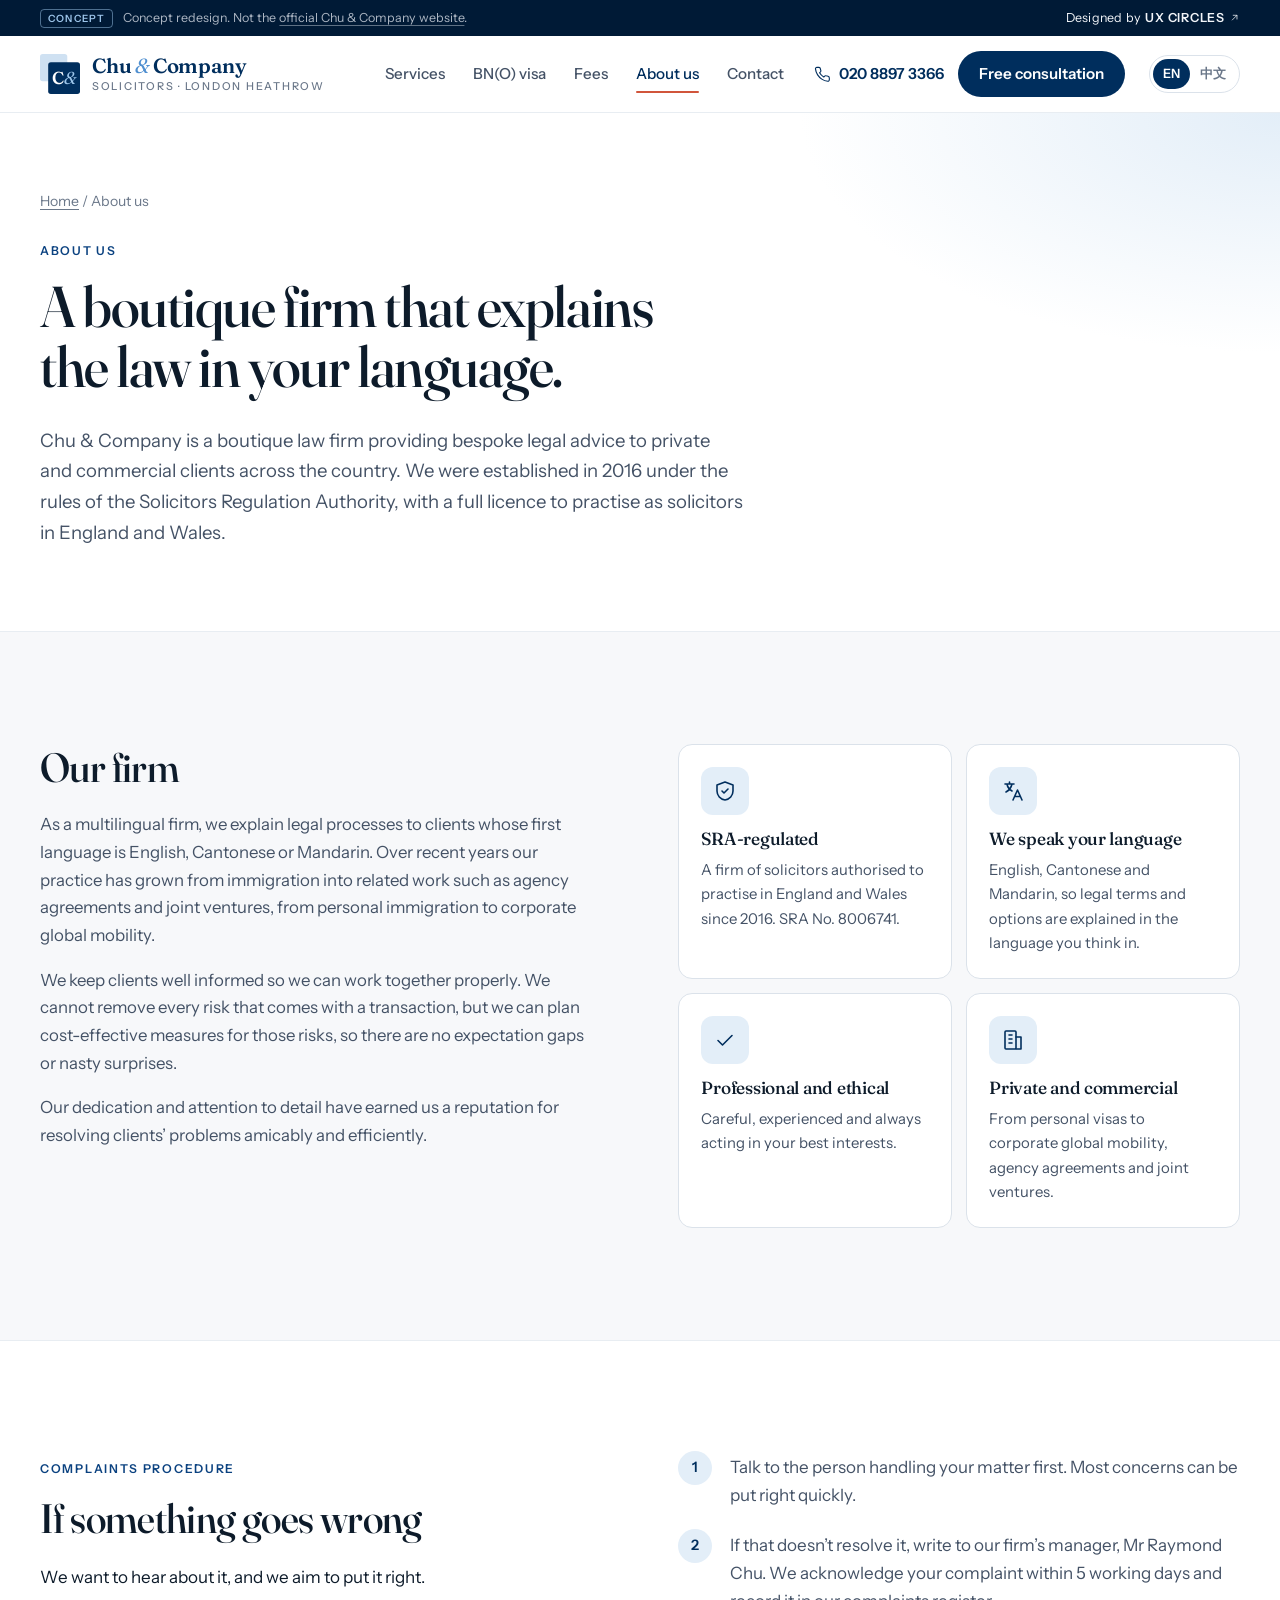
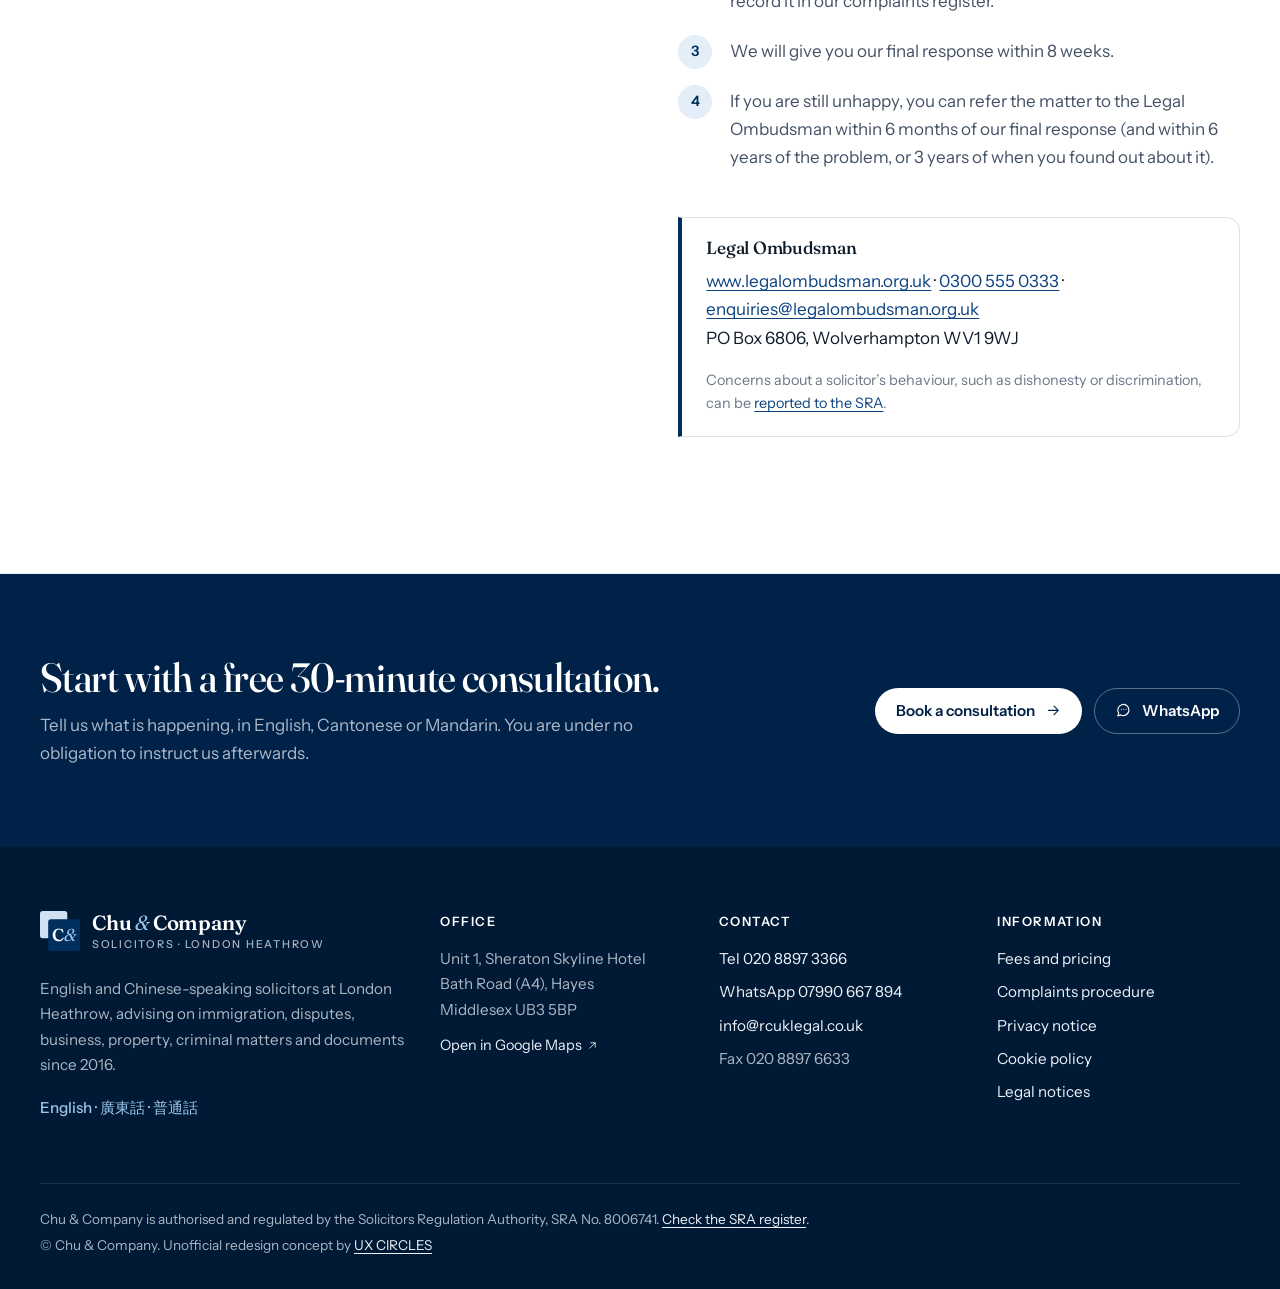
<file: about.html>
<!doctype html>
<html lang="en-GB" class="no-js">
<head>
<meta charset="utf-8">
<meta name="viewport" content="width=device-width, initial-scale=1">
<title>About us | Chu &amp; Company Solicitors</title>
<meta name="description" content="Chu & Company is an SRA-regulated boutique law firm established in 2016, advising in English, Cantonese and Mandarin.">
<meta property="og:title" content="About us | Chu &amp; Company Solicitors">
<meta property="og:description" content="Chu & Company is an SRA-regulated boutique law firm established in 2016, advising in English, Cantonese and Mandarin.">
<meta name="robots" content="noindex, nofollow">
<meta name="theme-color" content="#002e5d">
<link rel="alternate" hreflang="en-GB" href="about.html">
<link rel="alternate" hreflang="zh-Hant" href="zh/about.html">
<link rel="icon" href="assets/img/favicon.svg" type="image/svg+xml">
<link rel="preconnect" href="https://fonts.googleapis.com">
<link rel="preconnect" href="https://fonts.gstatic.com" crossorigin>
<link rel="stylesheet" href="https://fonts.googleapis.com/css2?family=Fraunces:ital,opsz,wght@0,9..144,400;0,9..144,500;0,9..144,600;1,9..144,400&family=Instrument+Sans:wght@400;500;600&display=swap">
<link rel="stylesheet" href="assets/css/style.css">
</head>
<body class="lang-en">
<a class="skip" href="#main">Skip to content</a>
<div class="concept-bar" role="note">
  <div class="container concept-inner">
    <p><span class="concept-tag">Concept</span><span class="concept-long">Concept redesign. Not the <a href="https://www.rcuklegal.co.uk/" target="_blank" rel="noopener">official Chu &amp; Company website</a>.</span></p>
    <a href="https://ux-circles.com/professionals" target="_blank" rel="noopener"><span class="concept-by">Designed by </span><strong>UX CIRCLES</strong> <svg class="ic-ext" viewBox="0 0 24 24" fill="none" stroke="currentColor" stroke-width="1.6" stroke-linecap="round" stroke-linejoin="round" aria-hidden="true"><path d="M7 17 17 7M9 7h8v8"/></svg></a>
  </div>
</div>
<header class="site-header">
  <div class="container header-inner">
    <a class="brand" href="index.html" aria-label="Chu &amp; Company Solicitors, home"><svg class="brand-mark" viewBox="0 0 44 44" aria-hidden="true"><rect x="0" y="0" width="30" height="30" rx="3" fill="#cfe1f2"/><rect x="9" y="9" width="35" height="35" rx="3" fill="#002e5d"/><text x="26.5" y="33" text-anchor="middle" font-family="Fraunces, Georgia, serif" font-size="19" font-weight="600" fill="#ffffff">C<tspan fill="#9cc5ea" font-style="italic" font-weight="400">&amp;</tspan></text></svg><span class="brand-text"><span class="brand-name" lang="en">Chu <span>&amp;</span> Company</span><span class="brand-sub">Solicitors · London Heathrow</span></span></a>
    <nav class="nav" id="site-nav" aria-label="Main">
      <a href="services.html">Services</a>
      <a href="bno-visa.html">BN(O) visa</a>
      <a href="fees.html">Fees</a>
      <a href="about.html" aria-current="page">About us</a>
      <a href="contact.html">Contact</a>
      <div class="nav-extra">
        <a class="nav-phone" href="tel:+442088973366"><svg class="ic" viewBox="0 0 24 24" fill="none" stroke="currentColor" stroke-width="1.6" stroke-linecap="round" stroke-linejoin="round" aria-hidden="true"><path d="M22 16.9v3a2 2 0 0 1-2.2 2 19.8 19.8 0 0 1-8.6-3.1 19.5 19.5 0 0 1-6-6A19.8 19.8 0 0 1 2.1 4.2 2 2 0 0 1 4.1 2h3a2 2 0 0 1 2 1.7c.1.9.4 1.8.7 2.7a2 2 0 0 1-.5 2.1L8 9.8a16 16 0 0 0 6 6l1.3-1.3a2 2 0 0 1 2.1-.4c.9.3 1.8.6 2.7.7a2 2 0 0 1 1.7 2z"/></svg><span>020 8897 3366</span></a>
        <a class="btn btn-primary" href="contact.html#enquiry">Free consultation</a>
      </div>
    </nav>
    <div class="header-tools">
      <div class="lang-switch" aria-label="Language"><a href="about.html" lang="en-GB" hreflang="en-GB" aria-current="true">EN</a><a href="zh/about.html" lang="zh-Hant" hreflang="zh-Hant">中文</a></div>
      <button class="nav-toggle" type="button" aria-expanded="false" aria-controls="site-nav" aria-label="Menu"><svg class="ic-open" viewBox="0 0 24 24" fill="none" stroke="currentColor" stroke-width="1.6" stroke-linecap="round" stroke-linejoin="round" aria-hidden="true"><path d="M4 7h16M4 12h16M4 17h16"/></svg><svg class="ic-close" viewBox="0 0 24 24" fill="none" stroke="currentColor" stroke-width="1.6" stroke-linecap="round" stroke-linejoin="round" aria-hidden="true"><path d="M6 6l12 12M18 6 6 18"/></svg></button>
    </div>
  </div>
</header>
<main id="main">

<section class="page-head">
  <div class="container">
    <p class="crumbs"><a href="index.html">Home</a> <span aria-hidden="true">/</span> About us</p>
    <p class="eyebrow">About us</p>
    <h1>A boutique firm that explains the law in your language.</h1>
    <p class="lede">Chu &amp; Company is a boutique law firm providing bespoke legal advice to private and commercial clients across the country. We were established in 2016 under the rules of the Solicitors Regulation Authority, with a full licence to practise as solicitors in England and Wales.</p>
  </div>
</section>
<section class="section">
  <div class="container about-grid">
    <div class="prose">
      <h2>Our firm</h2>
      <p>As a multilingual firm, we explain legal processes to clients whose first language is English, Cantonese or Mandarin. Over recent years our practice has grown from immigration into related work such as agency agreements and joint ventures, from personal immigration to corporate global mobility.</p>
      <p>We keep clients well informed so we can work together properly. We cannot remove every risk that comes with a transaction, but we can plan cost-effective measures for those risks, so there are no expectation gaps or nasty surprises.</p>
      <p>Our dedication and attention to detail have earned us a reputation for resolving clients’ problems amicably and efficiently.</p>
    </div>
    <div class="values"><div class="value reveal"><span class="area-ic"><svg class="ic" viewBox="0 0 24 24" fill="none" stroke="currentColor" stroke-width="1.6" stroke-linecap="round" stroke-linejoin="round" aria-hidden="true"><path d="M12 3 4 6v6c0 4.5 3.4 8.3 8 9 4.6-.7 8-4.5 8-9V6z"/><path d="m9 12 2 2 4-4"/></svg></span><h3>SRA-regulated</h3><p>A firm of solicitors authorised to practise in England and Wales since 2016. SRA No. 8006741.</p></div><div class="value reveal"><span class="area-ic"><svg class="ic" viewBox="0 0 24 24" fill="none" stroke="currentColor" stroke-width="1.6" stroke-linecap="round" stroke-linejoin="round" aria-hidden="true"><path d="M4 5h9M8.5 3v2M6 5c.5 3 2.5 5.5 5 7M11 5c-.7 3.4-3 6.3-6 8"/><path d="m12 21 4.5-10 4.5 10M13.6 17.5h5.8"/></svg></span><h3>We speak your language</h3><p>English, Cantonese and Mandarin, so legal terms and options are explained in the language you think in.</p></div><div class="value reveal"><span class="area-ic"><svg class="ic" viewBox="0 0 24 24" fill="none" stroke="currentColor" stroke-width="1.6" stroke-linecap="round" stroke-linejoin="round" aria-hidden="true"><path d="m5 12.5 4.5 4.5L19 7.5"/></svg></span><h3>Professional and ethical</h3><p>Careful, experienced and always acting in your best interests.</p></div><div class="value reveal"><span class="area-ic"><svg class="ic" viewBox="0 0 24 24" fill="none" stroke="currentColor" stroke-width="1.6" stroke-linecap="round" stroke-linejoin="round" aria-hidden="true"><rect x="4" y="3" width="11" height="18" rx="1"/><path d="M15 9h5v12h-5M8 7h3M8 11h3M8 15h3"/></svg></span><h3>Private and commercial</h3><p>From personal visas to corporate global mobility, agency agreements and joint ventures.</p></div></div>
  </div>
</section>

<section class="section section-alt" id="complaints">
  <div class="container about-grid">
    <div>
      <p class="eyebrow">Complaints procedure</p>
      <h2>If something goes wrong</h2>
      <p>We want to hear about it, and we aim to put it right.</p>
    </div>
    <div>
      <ol class="numbered"><li>Talk to the person handling your matter first. Most concerns can be put right quickly.</li><li>If that doesn’t resolve it, write to our firm’s manager, Mr Raymond Chu. We acknowledge your complaint within 5 working days and record it in our complaints register.</li><li>We will give you our final response within 8 weeks.</li><li>If you are still unhappy, you can refer the matter to the Legal Ombudsman within 6 months of our final response (and within 6 years of the problem, or 3 years of when you found out about it).</li></ol>
      <div class="callout">
        <h3>Legal Ombudsman</h3>
        <p><a href="https://www.legalombudsman.org.uk" target="_blank" rel="noopener">www.legalombudsman.org.uk</a> · <a href="tel:+443005550333">0300 555 0333</a> · <a href="mailto:enquiries@legalombudsman.org.uk">enquiries@legalombudsman.org.uk</a><br>PO Box 6806, Wolverhampton WV1 9WJ</p>
        <p class="small">Concerns about a solicitor’s behaviour, such as dishonesty or discrimination, can be <a href="https://www.sra.org.uk/consumers/problems/report-solicitor/" target="_blank" rel="noopener">reported to the SRA</a>.</p>
      </div>
    </div>
  </div>
</section>
<section class="cta-band">
  <div class="container cta-inner">
    <div>
      <h2>Start with a free 30-minute consultation.</h2>
      <p>Tell us what is happening, in English, Cantonese or Mandarin. You are under no obligation to instruct us afterwards.</p>
    </div>
    <div class="cta-actions">
      <a class="btn btn-light" href="contact.html#enquiry">Book a consultation <svg class="ic" viewBox="0 0 24 24" fill="none" stroke="currentColor" stroke-width="1.6" stroke-linecap="round" stroke-linejoin="round" aria-hidden="true"><path d="M5 12h14M13 6l6 6-6 6"/></svg></a>
      <a class="btn btn-outline-light" href="https://wa.me/447990667894" target="_blank" rel="noopener"><svg class="ic" viewBox="0 0 24 24" fill="none" stroke="currentColor" stroke-width="1.6" stroke-linecap="round" stroke-linejoin="round" aria-hidden="true"><path d="M20 11.5a8 8 0 0 1-11.8 7L4 20l1.4-4A8 8 0 1 1 20 11.5z"/><path d="M9 10.5h.01M12.5 10.5h.01M16 10.5h.01"/></svg> WhatsApp</a>
    </div>
  </div>
</section>

</main>
<footer class="site-footer">
  <div class="container">
    <div class="footer-grid">
      <div class="footer-about">
        <a class="brand" href="index.html" aria-label="Chu &amp; Company Solicitors, home"><svg class="brand-mark" viewBox="0 0 44 44" aria-hidden="true"><rect x="0" y="0" width="30" height="30" rx="3" fill="#cfe1f2"/><rect x="9" y="9" width="35" height="35" rx="3" fill="#002e5d"/><text x="26.5" y="33" text-anchor="middle" font-family="Fraunces, Georgia, serif" font-size="19" font-weight="600" fill="#ffffff">C<tspan fill="#9cc5ea" font-style="italic" font-weight="400">&amp;</tspan></text></svg><span class="brand-text"><span class="brand-name" lang="en">Chu <span>&amp;</span> Company</span><span class="brand-sub">Solicitors · London Heathrow</span></span></a>
        <p>English and Chinese-speaking solicitors at London Heathrow, advising on immigration, disputes, business, property, criminal matters and documents since 2016.</p>
        <p class="footer-langs">English · 廣東話 · 普通話</p>
      </div>
      <div>
        <p class="footer-h">Office</p>
        <address>Unit 1, Sheraton Skyline Hotel<br>Bath Road (A4), Hayes<br>Middlesex UB3 5BP</address>
        <a class="footer-map" href="https://www.google.com/maps/search/?api=1&query=Sheraton+Skyline+Hotel+Bath+Road+Hayes+UB3+5BP" target="_blank" rel="noopener">Open in Google Maps <svg class="ic-ext" viewBox="0 0 24 24" fill="none" stroke="currentColor" stroke-width="1.6" stroke-linecap="round" stroke-linejoin="round" aria-hidden="true"><path d="M7 17 17 7M9 7h8v8"/></svg></a>
      </div>
      <div>
        <p class="footer-h">Contact</p>
        <ul>
          <li><a href="tel:+442088973366">Tel 020 8897 3366</a></li>
          <li><a href="https://wa.me/447990667894" target="_blank" rel="noopener">WhatsApp 07990 667 894</a></li>
          <li><a href="mailto:info@rcuklegal.co.uk">info@rcuklegal.co.uk</a></li>
          <li><span class="muted">Fax 020 8897 6633</span></li>
        </ul>
      </div>
      <div>
        <p class="footer-h">Information</p>
        <ul>
          <li><a href="fees.html">Fees and pricing</a></li>
          <li><a href="about.html#complaints">Complaints procedure</a></li>
          <li><a href="https://www.rcuklegal.co.uk/privacy-notice" target="_blank" rel="noopener">Privacy notice</a></li>
          <li><a href="https://www.rcuklegal.co.uk/cookies-policy" target="_blank" rel="noopener">Cookie policy</a></li>
          <li><a href="https://www.rcuklegal.co.uk/accessibility" target="_blank" rel="noopener">Legal notices</a></li>
        </ul>
      </div>
    </div>
    <div class="footer-legal">
      <p>Chu &amp; Company is authorised and regulated by the Solicitors Regulation Authority, SRA No. 8006741. <a href="https://www.sra.org.uk/consumers/register/" target="_blank" rel="noopener">Check the SRA register</a>.</p>
      <p>&copy; Chu &amp; Company. Unofficial redesign concept by <a href="https://ux-circles.com/professionals" target="_blank" rel="noopener">UX CIRCLES</a></p>
    </div>
  </div>
</footer>
<div class="mobile-cta">
  <a class="btn btn-ghost" href="tel:+442088973366"><svg class="ic" viewBox="0 0 24 24" fill="none" stroke="currentColor" stroke-width="1.6" stroke-linecap="round" stroke-linejoin="round" aria-hidden="true"><path d="M22 16.9v3a2 2 0 0 1-2.2 2 19.8 19.8 0 0 1-8.6-3.1 19.5 19.5 0 0 1-6-6A19.8 19.8 0 0 1 2.1 4.2 2 2 0 0 1 4.1 2h3a2 2 0 0 1 2 1.7c.1.9.4 1.8.7 2.7a2 2 0 0 1-.5 2.1L8 9.8a16 16 0 0 0 6 6l1.3-1.3a2 2 0 0 1 2.1-.4c.9.3 1.8.6 2.7.7a2 2 0 0 1 1.7 2z"/></svg> Call</a>
  <a class="btn btn-ghost" href="https://wa.me/447990667894" target="_blank" rel="noopener"><svg class="ic" viewBox="0 0 24 24" fill="none" stroke="currentColor" stroke-width="1.6" stroke-linecap="round" stroke-linejoin="round" aria-hidden="true"><path d="M20 11.5a8 8 0 0 1-11.8 7L4 20l1.4-4A8 8 0 1 1 20 11.5z"/><path d="M9 10.5h.01M12.5 10.5h.01M16 10.5h.01"/></svg> WhatsApp</a>
  <a class="btn btn-primary" href="contact.html#enquiry">Enquire</a>
</div>
<script src="assets/js/main.js"></script>
</body>
</html>
</file>
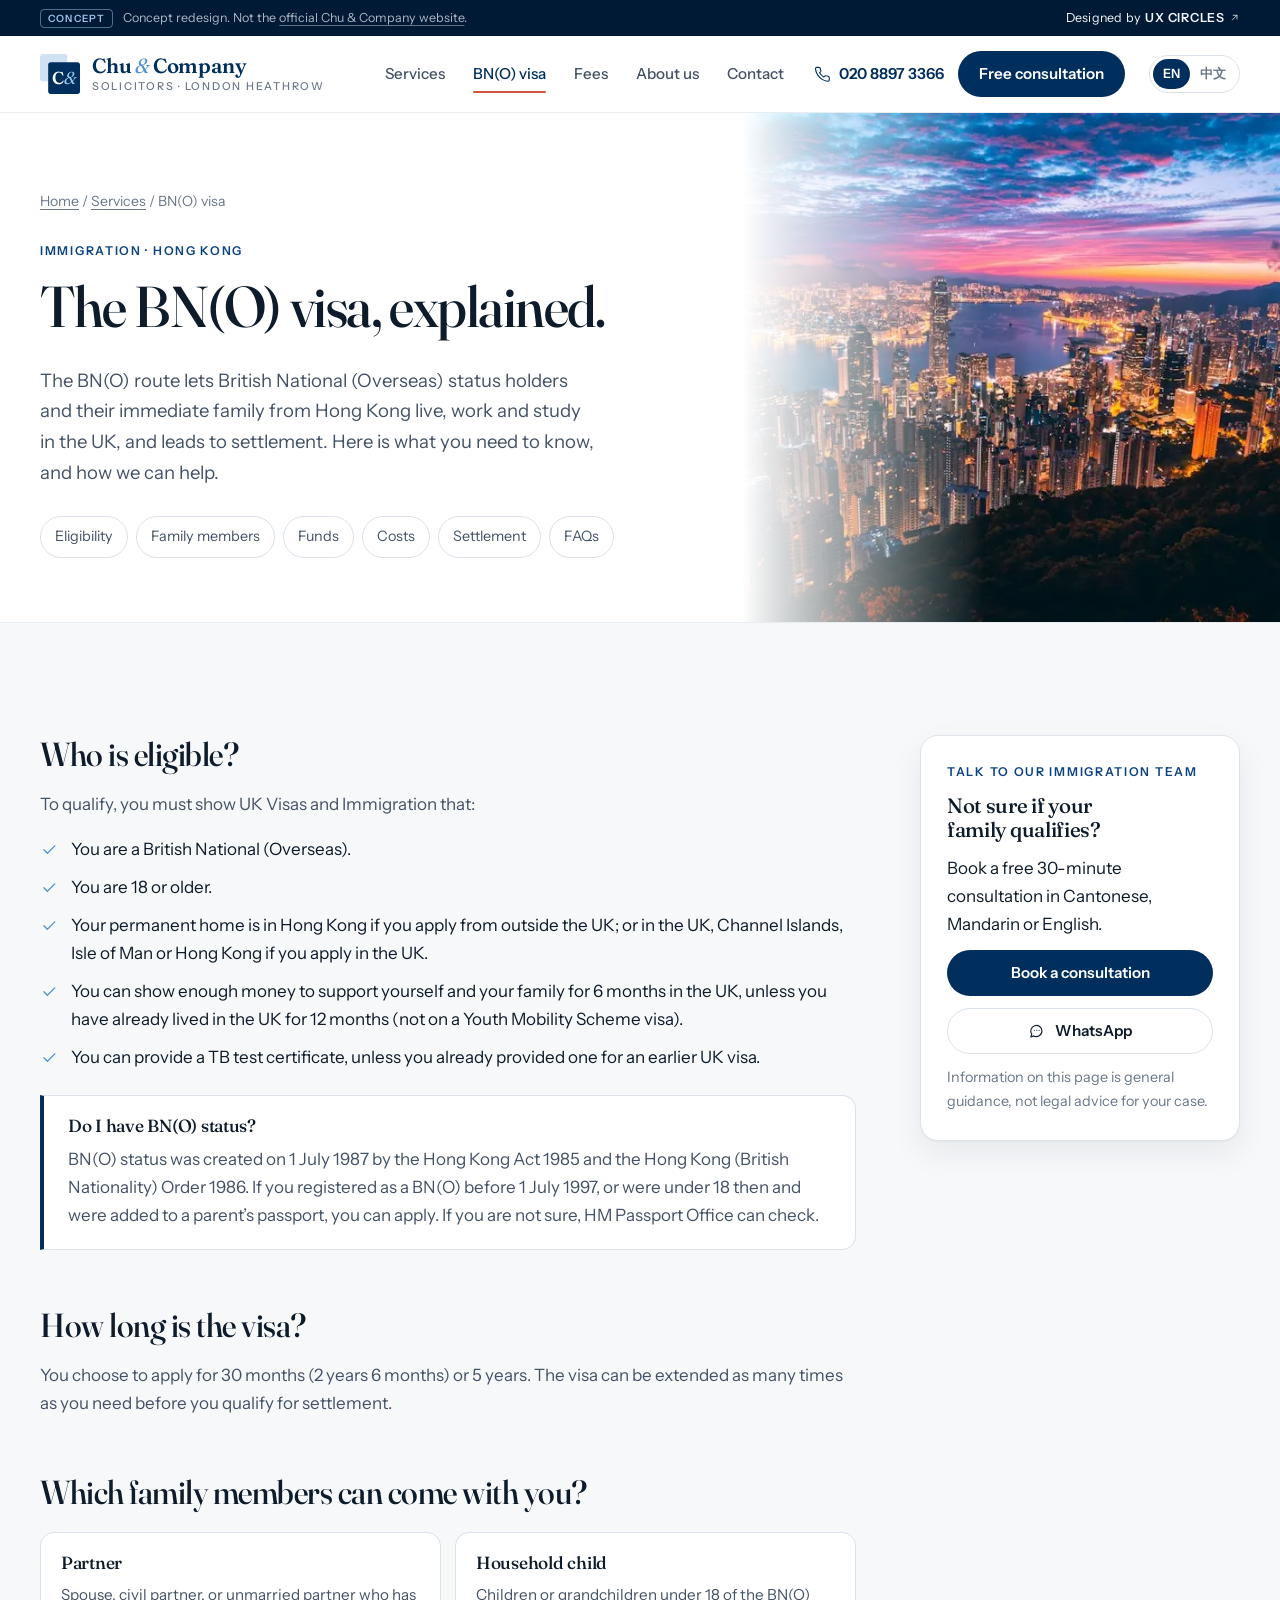
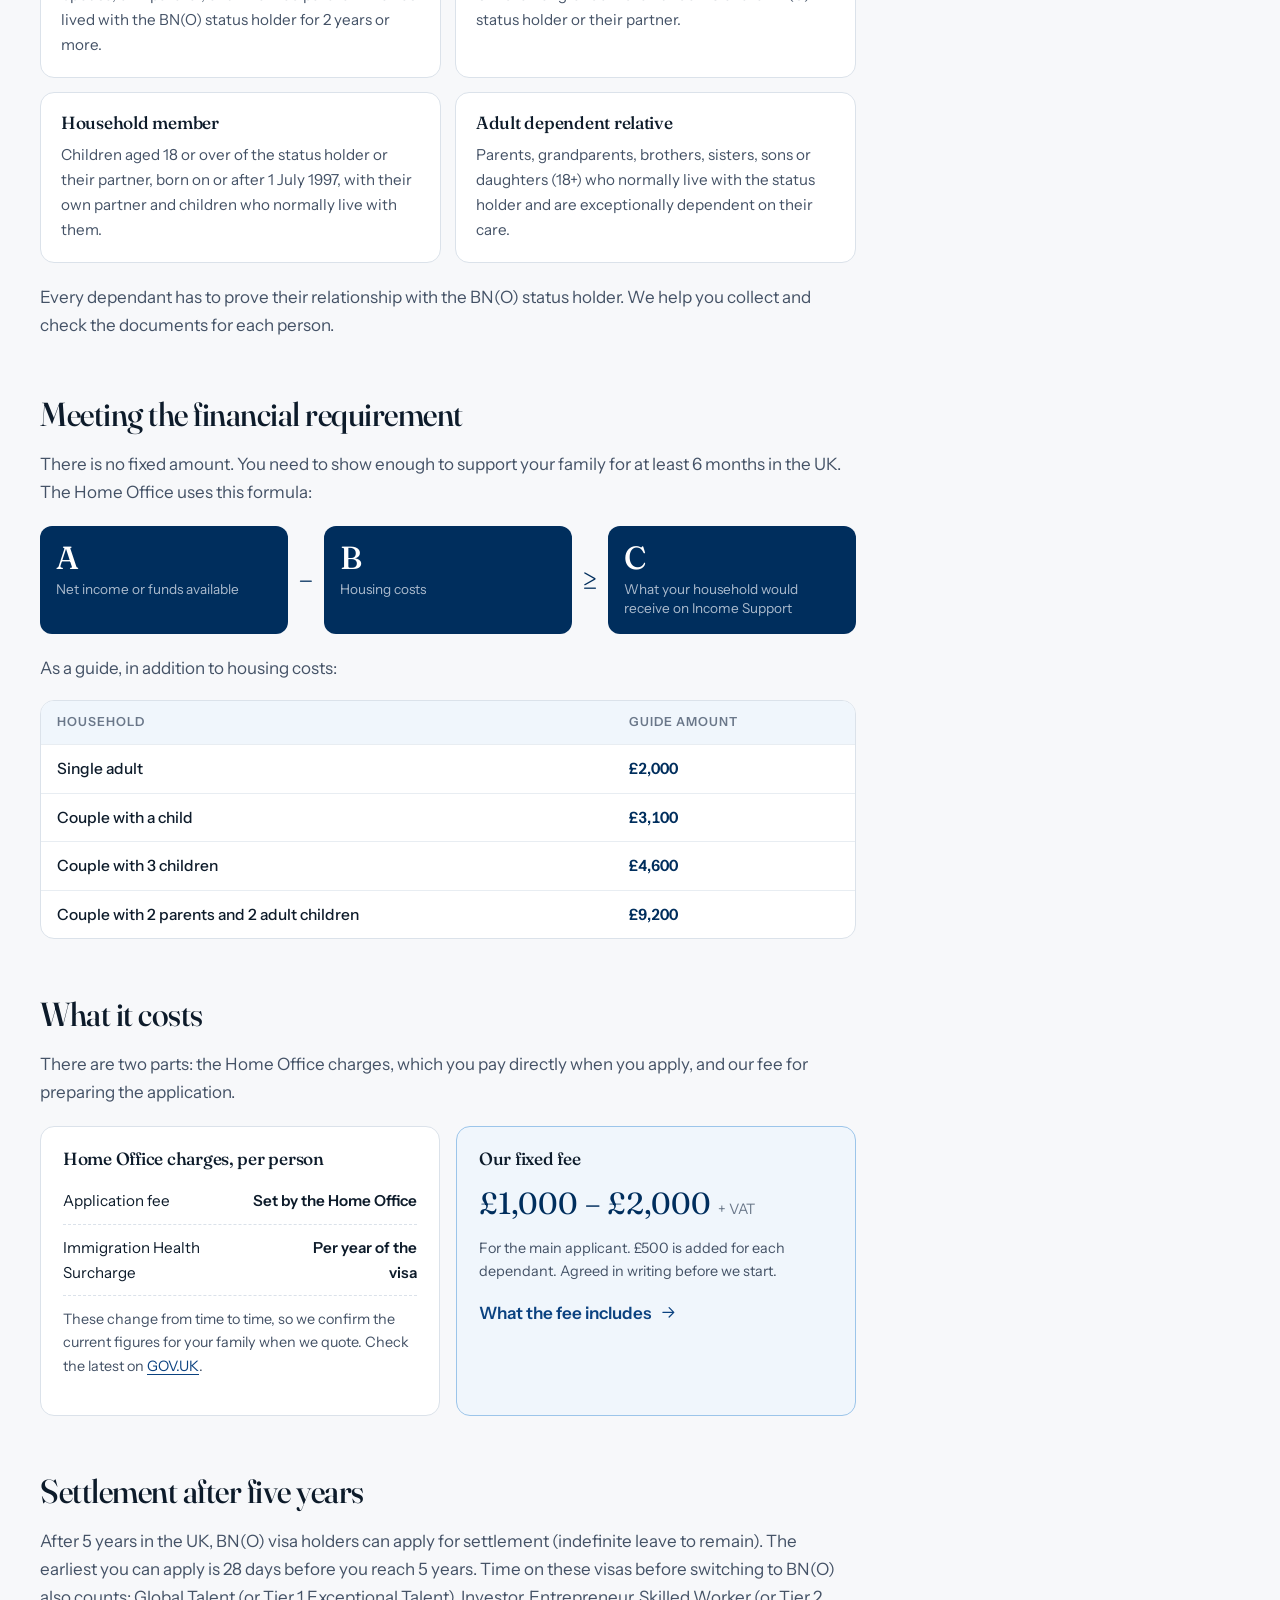
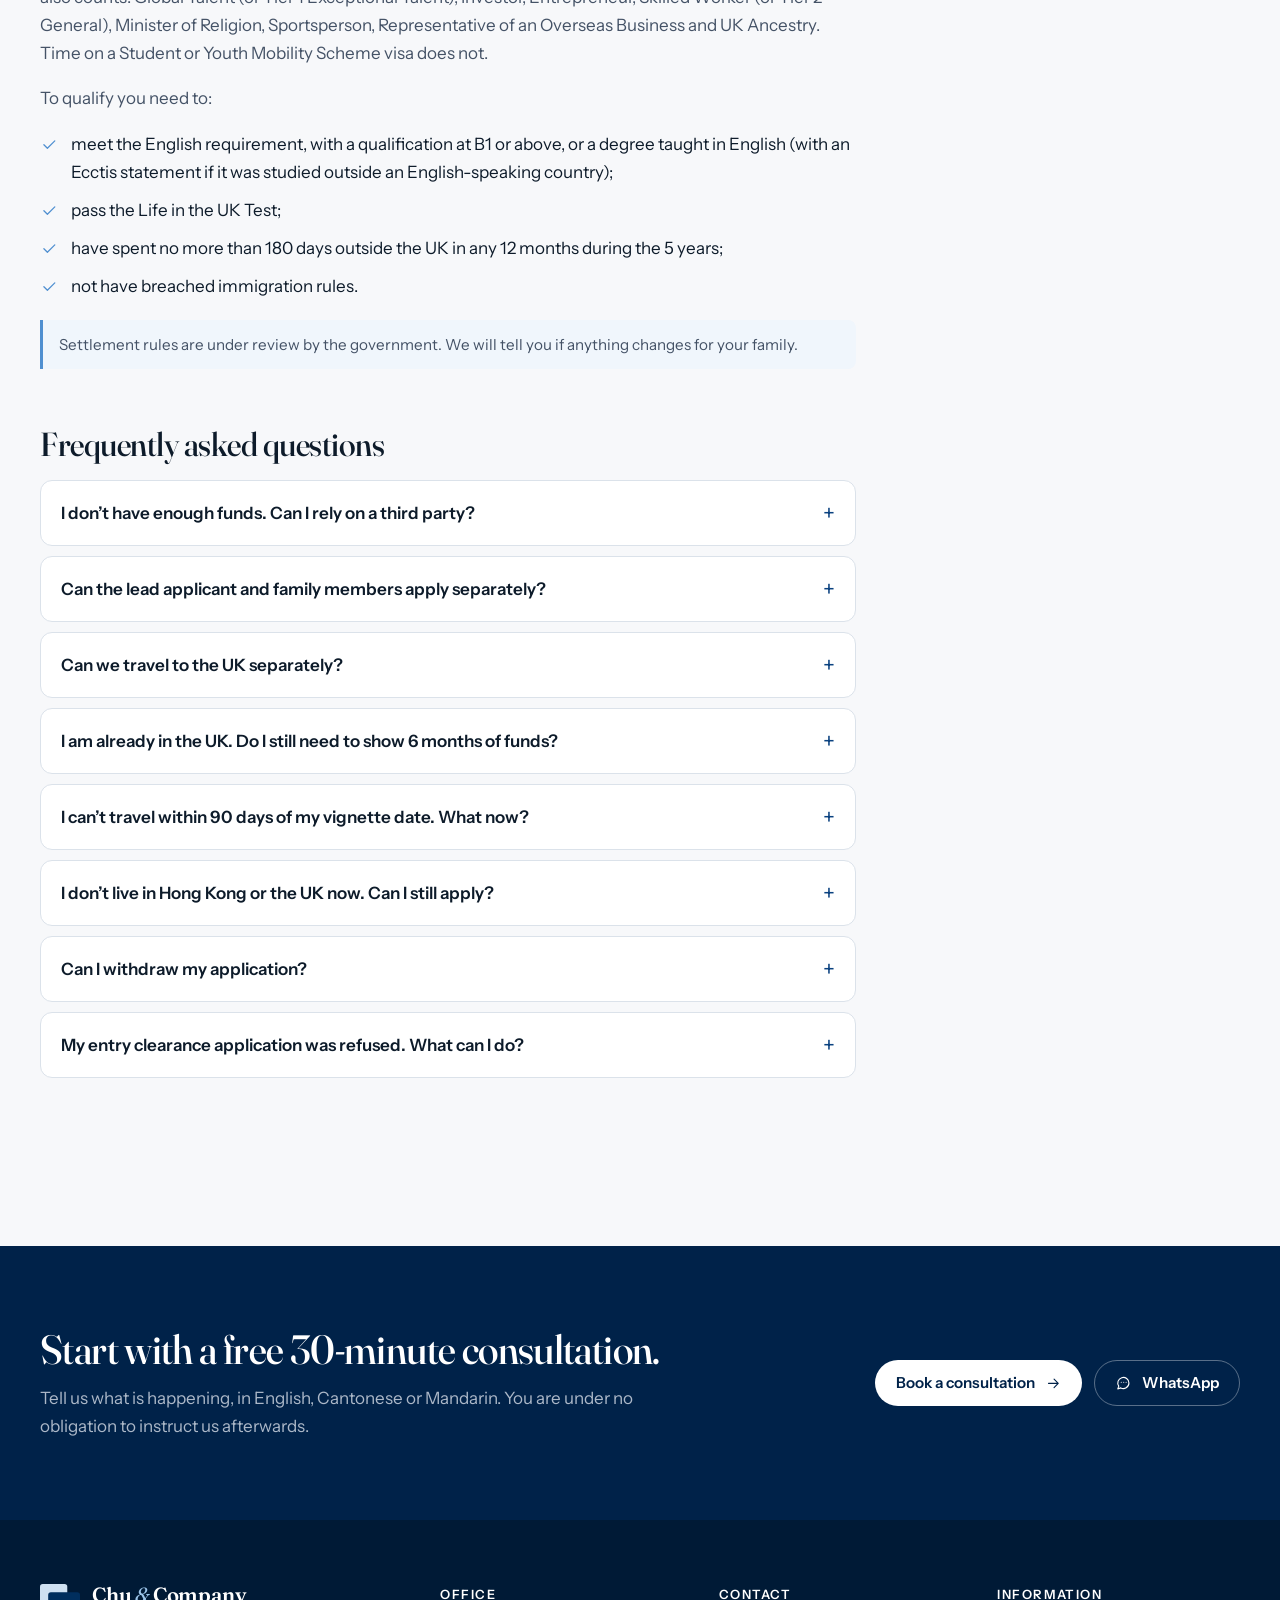
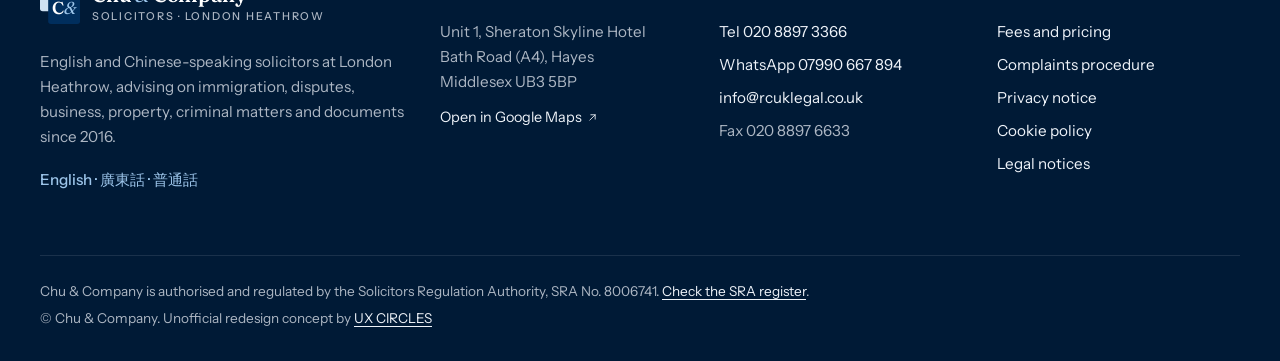
<file: bno-visa.html>
<!doctype html>
<html lang="en-GB" class="no-js">
<head>
<meta charset="utf-8">
<meta name="viewport" content="width=device-width, initial-scale=1">
<title>BN(O) visa | Chu &amp; Company Solicitors</title>
<meta name="description" content="BN(O) visa guide from Cantonese-speaking solicitors: eligibility, family members, funds, costs, settlement and FAQs. Fixed fee £1,000 to £2,000 + VAT.">
<meta property="og:title" content="BN(O) visa | Chu &amp; Company Solicitors">
<meta property="og:description" content="BN(O) visa guide from Cantonese-speaking solicitors: eligibility, family members, funds, costs, settlement and FAQs. Fixed fee £1,000 to £2,000 + VAT.">
<meta name="robots" content="noindex, nofollow">
<meta name="theme-color" content="#002e5d">
<link rel="alternate" hreflang="en-GB" href="bno-visa.html">
<link rel="alternate" hreflang="zh-Hant" href="zh/bno-visa.html">
<link rel="icon" href="assets/img/favicon.svg" type="image/svg+xml">
<link rel="preconnect" href="https://fonts.googleapis.com">
<link rel="preconnect" href="https://fonts.gstatic.com" crossorigin>
<link rel="stylesheet" href="https://fonts.googleapis.com/css2?family=Fraunces:ital,opsz,wght@0,9..144,400;0,9..144,500;0,9..144,600;1,9..144,400&family=Instrument+Sans:wght@400;500;600&display=swap">
<link rel="stylesheet" href="assets/css/style.css">
</head>
<body class="lang-en">
<a class="skip" href="#main">Skip to content</a>
<div class="concept-bar" role="note">
  <div class="container concept-inner">
    <p><span class="concept-tag">Concept</span><span class="concept-long">Concept redesign. Not the <a href="https://www.rcuklegal.co.uk/" target="_blank" rel="noopener">official Chu &amp; Company website</a>.</span></p>
    <a href="https://ux-circles.com/professionals" target="_blank" rel="noopener"><span class="concept-by">Designed by </span><strong>UX CIRCLES</strong> <svg class="ic-ext" viewBox="0 0 24 24" fill="none" stroke="currentColor" stroke-width="1.6" stroke-linecap="round" stroke-linejoin="round" aria-hidden="true"><path d="M7 17 17 7M9 7h8v8"/></svg></a>
  </div>
</div>
<header class="site-header">
  <div class="container header-inner">
    <a class="brand" href="index.html" aria-label="Chu &amp; Company Solicitors, home"><svg class="brand-mark" viewBox="0 0 44 44" aria-hidden="true"><rect x="0" y="0" width="30" height="30" rx="3" fill="#cfe1f2"/><rect x="9" y="9" width="35" height="35" rx="3" fill="#002e5d"/><text x="26.5" y="33" text-anchor="middle" font-family="Fraunces, Georgia, serif" font-size="19" font-weight="600" fill="#ffffff">C<tspan fill="#9cc5ea" font-style="italic" font-weight="400">&amp;</tspan></text></svg><span class="brand-text"><span class="brand-name" lang="en">Chu <span>&amp;</span> Company</span><span class="brand-sub">Solicitors · London Heathrow</span></span></a>
    <nav class="nav" id="site-nav" aria-label="Main">
      <a href="services.html">Services</a>
      <a href="bno-visa.html" aria-current="page">BN(O) visa</a>
      <a href="fees.html">Fees</a>
      <a href="about.html">About us</a>
      <a href="contact.html">Contact</a>
      <div class="nav-extra">
        <a class="nav-phone" href="tel:+442088973366"><svg class="ic" viewBox="0 0 24 24" fill="none" stroke="currentColor" stroke-width="1.6" stroke-linecap="round" stroke-linejoin="round" aria-hidden="true"><path d="M22 16.9v3a2 2 0 0 1-2.2 2 19.8 19.8 0 0 1-8.6-3.1 19.5 19.5 0 0 1-6-6A19.8 19.8 0 0 1 2.1 4.2 2 2 0 0 1 4.1 2h3a2 2 0 0 1 2 1.7c.1.9.4 1.8.7 2.7a2 2 0 0 1-.5 2.1L8 9.8a16 16 0 0 0 6 6l1.3-1.3a2 2 0 0 1 2.1-.4c.9.3 1.8.6 2.7.7a2 2 0 0 1 1.7 2z"/></svg><span>020 8897 3366</span></a>
        <a class="btn btn-primary" href="contact.html#enquiry">Free consultation</a>
      </div>
    </nav>
    <div class="header-tools">
      <div class="lang-switch" aria-label="Language"><a href="bno-visa.html" lang="en-GB" hreflang="en-GB" aria-current="true">EN</a><a href="zh/bno-visa.html" lang="zh-Hant" hreflang="zh-Hant">中文</a></div>
      <button class="nav-toggle" type="button" aria-expanded="false" aria-controls="site-nav" aria-label="Menu"><svg class="ic-open" viewBox="0 0 24 24" fill="none" stroke="currentColor" stroke-width="1.6" stroke-linecap="round" stroke-linejoin="round" aria-hidden="true"><path d="M4 7h16M4 12h16M4 17h16"/></svg><svg class="ic-close" viewBox="0 0 24 24" fill="none" stroke="currentColor" stroke-width="1.6" stroke-linecap="round" stroke-linejoin="round" aria-hidden="true"><path d="M6 6l12 12M18 6 6 18"/></svg></button>
    </div>
  </div>
</header>
<main id="main">

<section class="page-head page-head-photo">
  <div class="page-head-img"><img class="" src="assets/img/hong-kong-1600.webp" srcset="assets/img/hong-kong-900.webp 900w, assets/img/hong-kong-1600.webp 1600w" sizes="50vw" alt="" loading="lazy" decoding="async"></div>
  <div class="container">
    <p class="crumbs"><a href="index.html">Home</a> <span aria-hidden="true">/</span> <a href="services.html">Services</a> <span aria-hidden="true">/</span> BN(O) visa</p>
    <p class="eyebrow">Immigration · Hong Kong</p>
    <h1>The BN(O) visa, explained.</h1>
    <p class="lede">The BN(O) route lets British National (Overseas) status holders and their immediate family from Hong Kong live, work and study in the UK, and leads to settlement. Here is what you need to know, and how we can help.</p><nav class="jump" aria-label="On this page"><a href="#eligibility">Eligibility</a><a href="#family">Family members</a><a href="#money">Funds</a><a href="#costs">Costs</a><a href="#settlement">Settlement</a><a href="#faq">FAQs</a></nav>
  </div>
</section>
<section class="section">
  <div class="container article-grid">
    <div class="article">
      <section id="eligibility">
        <h2>Who is eligible?</h2>
        <p>To qualify, you must show UK Visas and Immigration that:</p>
        <ul class="ticks"><li><svg class="ic" viewBox="0 0 24 24" fill="none" stroke="currentColor" stroke-width="1.6" stroke-linecap="round" stroke-linejoin="round" aria-hidden="true"><path d="m5 12.5 4.5 4.5L19 7.5"/></svg><span>You are a British National (Overseas).</span></li><li><svg class="ic" viewBox="0 0 24 24" fill="none" stroke="currentColor" stroke-width="1.6" stroke-linecap="round" stroke-linejoin="round" aria-hidden="true"><path d="m5 12.5 4.5 4.5L19 7.5"/></svg><span>You are 18 or older.</span></li><li><svg class="ic" viewBox="0 0 24 24" fill="none" stroke="currentColor" stroke-width="1.6" stroke-linecap="round" stroke-linejoin="round" aria-hidden="true"><path d="m5 12.5 4.5 4.5L19 7.5"/></svg><span>Your permanent home is in Hong Kong if you apply from outside the UK; or in the UK, Channel Islands, Isle of Man or Hong Kong if you apply in the UK.</span></li><li><svg class="ic" viewBox="0 0 24 24" fill="none" stroke="currentColor" stroke-width="1.6" stroke-linecap="round" stroke-linejoin="round" aria-hidden="true"><path d="m5 12.5 4.5 4.5L19 7.5"/></svg><span>You can show enough money to support yourself and your family for 6 months in the UK, unless you have already lived in the UK for 12 months (not on a Youth Mobility Scheme visa).</span></li><li><svg class="ic" viewBox="0 0 24 24" fill="none" stroke="currentColor" stroke-width="1.6" stroke-linecap="round" stroke-linejoin="round" aria-hidden="true"><path d="m5 12.5 4.5 4.5L19 7.5"/></svg><span>You can provide a TB test certificate, unless you already provided one for an earlier UK visa.</span></li></ul>
        <div class="callout">
          <h3>Do I have BN(O) status?</h3>
          <p>BN(O) status was created on 1 July 1987 by the Hong Kong Act 1985 and the Hong Kong (British Nationality) Order 1986. If you registered as a BN(O) before 1 July 1997, or were under 18 then and were added to a parent’s passport, you can apply. If you are not sure, HM Passport Office can check.</p>
        </div>
      </section>

      <section id="length">
        <h2>How long is the visa?</h2>
        <p>You choose to apply for 30 months (2 years 6 months) or 5 years. The visa can be extended as many times as you need before you qualify for settlement.</p>
      </section>

      <section id="family">
        <h2>Which family members can come with you?</h2>
        <div class="fam-grid"><div class="fam reveal"><h3>Partner</h3><p>Spouse, civil partner, or unmarried partner who has lived with the BN(O) status holder for 2 years or more.</p></div><div class="fam reveal"><h3>Household child</h3><p>Children or grandchildren under 18 of the BN(O) status holder or their partner.</p></div><div class="fam reveal"><h3>Household member</h3><p>Children aged 18 or over of the status holder or their partner, born on or after 1 July 1997, with their own partner and children who normally live with them.</p></div><div class="fam reveal"><h3>Adult dependent relative</h3><p>Parents, grandparents, brothers, sisters, sons or daughters (18+) who normally live with the status holder and are exceptionally dependent on their care.</p></div></div>
        <p>Every dependant has to prove their relationship with the BN(O) status holder. We help you collect and check the documents for each person.</p>
      </section>

      <section id="money">
        <h2>Meeting the financial requirement</h2>
        <p>There is no fixed amount. You need to show enough to support your family for at least 6 months in the UK. The Home Office uses this formula:</p>
        <div class="formula" role="img" aria-label="A minus B is greater than or equal to C">
          <span><b>A</b><small>Net income or funds available</small></span>
          <i>−</i>
          <span><b>B</b><small>Housing costs</small></span>
          <i>≥</i>
          <span><b>C</b><small>What your household would receive on Income Support</small></span>
        </div>
        <p>As a guide, in addition to housing costs:</p>
        <div class="table-wrap"><table class="ptable compact"><thead><tr><th scope="col">Household</th><th scope="col">Guide amount</th></tr></thead><tbody><tr><th scope="row">Single adult</th><td>£2,000</td></tr><tr><th scope="row">Couple with a child</th><td>£3,100</td></tr><tr><th scope="row">Couple with 3 children</th><td>£4,600</td></tr><tr><th scope="row">Couple with 2 parents and 2 adult children</th><td>£9,200</td></tr></tbody></table></div>
      </section>

      <section id="costs">
        <h2>What it costs</h2>
        <p>There are two parts: the Home Office charges, which you pay directly when you apply, and our fee for preparing the application.</p>
        <div class="cost-split">
          <div class="cost-card">
            <h3>Home Office charges, per person</h3>
            <ul>
              <li><span>Application fee</span><strong>Set by the Home Office</strong></li>
              <li><span>Immigration Health Surcharge</span><strong>Per year of the visa</strong></li>
            </ul>
            <p class="small">These change from time to time, so we confirm the current figures for your family when we quote. Check the latest on <a href="https://www.gov.uk/british-national-overseas-bno-visa" target="_blank" rel="noopener">GOV.UK</a>.</p>
          </div>
          <div class="cost-card accent">
            <h3>Our fixed fee</h3>
            <p class="big">£1,000 – £2,000 <small>+ VAT</small></p>
            <p class="small">For the main applicant. £500 is added for each dependant. Agreed in writing before we start.</p>
            <a class="text-link" href="fees.html#immigration">What the fee includes <svg class="ic" viewBox="0 0 24 24" fill="none" stroke="currentColor" stroke-width="1.6" stroke-linecap="round" stroke-linejoin="round" aria-hidden="true"><path d="M5 12h14M13 6l6 6-6 6"/></svg></a>
          </div>
        </div>
      </section>

      <section id="settlement">
        <h2>Settlement after five years</h2>
        <p>After 5 years in the UK, BN(O) visa holders can apply for settlement (indefinite leave to remain). The earliest you can apply is 28 days before you reach 5 years. Time on these visas before switching to BN(O) also counts: Global Talent (or Tier 1 Exceptional Talent), Investor, Entrepreneur, Skilled Worker (or Tier 2 General), Minister of Religion, Sportsperson, Representative of an Overseas Business and UK Ancestry. Time on a Student or Youth Mobility Scheme visa does not.</p>
        <p>To qualify you need to:</p>
        <ul class="ticks">
          <li><svg class="ic" viewBox="0 0 24 24" fill="none" stroke="currentColor" stroke-width="1.6" stroke-linecap="round" stroke-linejoin="round" aria-hidden="true"><path d="m5 12.5 4.5 4.5L19 7.5"/></svg><span>meet the English requirement, with a qualification at B1 or above, or a degree taught in English (with an Ecctis statement if it was studied outside an English-speaking country);</span></li>
          <li><svg class="ic" viewBox="0 0 24 24" fill="none" stroke="currentColor" stroke-width="1.6" stroke-linecap="round" stroke-linejoin="round" aria-hidden="true"><path d="m5 12.5 4.5 4.5L19 7.5"/></svg><span>pass the Life in the UK Test;</span></li>
          <li><svg class="ic" viewBox="0 0 24 24" fill="none" stroke="currentColor" stroke-width="1.6" stroke-linecap="round" stroke-linejoin="round" aria-hidden="true"><path d="m5 12.5 4.5 4.5L19 7.5"/></svg><span>have spent no more than 180 days outside the UK in any 12 months during the 5 years;</span></li>
          <li><svg class="ic" viewBox="0 0 24 24" fill="none" stroke="currentColor" stroke-width="1.6" stroke-linecap="round" stroke-linejoin="round" aria-hidden="true"><path d="m5 12.5 4.5 4.5L19 7.5"/></svg><span>not have breached immigration rules.</span></li>
        </ul>
        <p class="note">Settlement rules are under review by the government. We will tell you if anything changes for your family.</p>
      </section>

      <section id="faq">
        <h2>Frequently asked questions</h2>
        <div class="faqs"><details class="faq"><summary>I don’t have enough funds. Can I rely on a third party?</summary><p>Yes. You can rely on funds or support from a third party, for example a credible offer from relatives or friends in the UK to share accommodation with you, as long as it does not breach the overcrowding rules.</p></details><details class="faq"><summary>Can the lead applicant and family members apply separately?</summary><p>A partner and children under 18 can apply later to join the status holder. A grandchild or adult dependent relative must apply together with the status holder as the same household, within 48 hours of the lead application. An adult child of a status holder (born on or after 1 July 1997) can apply independently, whether or not their parent has applied.</p></details><details class="faq"><summary>Can we travel to the UK separately?</summary><p>Children under 18 must travel with one or both parents unless they are joining parents already in the UK. Other family members can travel separately.</p></details><details class="faq"><summary>I am already in the UK. Do I still need to show 6 months of funds?</summary><p>Not if you have lived in the UK on another route, such as a student or work visa (but not the Youth Mobility Scheme), for 12 months before you apply.</p></details><details class="faq"><summary>I can’t travel within 90 days of my vignette date. What now?</summary><p>You can apply for a replacement vignette using the Home Office online form.</p></details><details class="faq"><summary>I don’t live in Hong Kong or the UK now. Can I still apply?</summary><p>You can apply from any country, for example while studying or working abroad, but you must show your ordinary residence is in Hong Kong. That is unlikely if you have permanent or settled status in another country.</p></details><details class="faq"><summary>Can I withdraw my application?</summary><p>Yes, before a decision is made. The Immigration Health Surcharge is refunded; whether the application fee is refunded depends on how far the application has progressed.</p></details><details class="faq"><summary>My entry clearance application was refused. What can I do?</summary><p>There is no right of appeal against an entry clearance refusal, but if the Home Office made an error you can apply for an administrative review. The application fee is not refunded; the Immigration Health Surcharge is.</p></details></div>
      </section>
    </div>
    <aside class="article-side">
      <div class="side-card">
        <p class="eyebrow">Talk to our immigration team</p>
        <h3>Not sure if your family qualifies?</h3>
        <p>Book a free 30-minute consultation in Cantonese, Mandarin or English.</p>
        <a class="btn btn-primary" href="contact.html?matter=immigration#enquiry">Book a consultation</a>
        <a class="btn btn-ghost" href="https://wa.me/447990667894" target="_blank" rel="noopener"><svg class="ic" viewBox="0 0 24 24" fill="none" stroke="currentColor" stroke-width="1.6" stroke-linecap="round" stroke-linejoin="round" aria-hidden="true"><path d="M20 11.5a8 8 0 0 1-11.8 7L4 20l1.4-4A8 8 0 1 1 20 11.5z"/><path d="M9 10.5h.01M12.5 10.5h.01M16 10.5h.01"/></svg> WhatsApp</a>
        <p class="small">Information on this page is general guidance, not legal advice for your case.</p>
      </div>
    </aside>
  </div>
</section>
<section class="cta-band">
  <div class="container cta-inner">
    <div>
      <h2>Start with a free 30-minute consultation.</h2>
      <p>Tell us what is happening, in English, Cantonese or Mandarin. You are under no obligation to instruct us afterwards.</p>
    </div>
    <div class="cta-actions">
      <a class="btn btn-light" href="contact.html#enquiry">Book a consultation <svg class="ic" viewBox="0 0 24 24" fill="none" stroke="currentColor" stroke-width="1.6" stroke-linecap="round" stroke-linejoin="round" aria-hidden="true"><path d="M5 12h14M13 6l6 6-6 6"/></svg></a>
      <a class="btn btn-outline-light" href="https://wa.me/447990667894" target="_blank" rel="noopener"><svg class="ic" viewBox="0 0 24 24" fill="none" stroke="currentColor" stroke-width="1.6" stroke-linecap="round" stroke-linejoin="round" aria-hidden="true"><path d="M20 11.5a8 8 0 0 1-11.8 7L4 20l1.4-4A8 8 0 1 1 20 11.5z"/><path d="M9 10.5h.01M12.5 10.5h.01M16 10.5h.01"/></svg> WhatsApp</a>
    </div>
  </div>
</section>

</main>
<footer class="site-footer">
  <div class="container">
    <div class="footer-grid">
      <div class="footer-about">
        <a class="brand" href="index.html" aria-label="Chu &amp; Company Solicitors, home"><svg class="brand-mark" viewBox="0 0 44 44" aria-hidden="true"><rect x="0" y="0" width="30" height="30" rx="3" fill="#cfe1f2"/><rect x="9" y="9" width="35" height="35" rx="3" fill="#002e5d"/><text x="26.5" y="33" text-anchor="middle" font-family="Fraunces, Georgia, serif" font-size="19" font-weight="600" fill="#ffffff">C<tspan fill="#9cc5ea" font-style="italic" font-weight="400">&amp;</tspan></text></svg><span class="brand-text"><span class="brand-name" lang="en">Chu <span>&amp;</span> Company</span><span class="brand-sub">Solicitors · London Heathrow</span></span></a>
        <p>English and Chinese-speaking solicitors at London Heathrow, advising on immigration, disputes, business, property, criminal matters and documents since 2016.</p>
        <p class="footer-langs">English · 廣東話 · 普通話</p>
      </div>
      <div>
        <p class="footer-h">Office</p>
        <address>Unit 1, Sheraton Skyline Hotel<br>Bath Road (A4), Hayes<br>Middlesex UB3 5BP</address>
        <a class="footer-map" href="https://www.google.com/maps/search/?api=1&query=Sheraton+Skyline+Hotel+Bath+Road+Hayes+UB3+5BP" target="_blank" rel="noopener">Open in Google Maps <svg class="ic-ext" viewBox="0 0 24 24" fill="none" stroke="currentColor" stroke-width="1.6" stroke-linecap="round" stroke-linejoin="round" aria-hidden="true"><path d="M7 17 17 7M9 7h8v8"/></svg></a>
      </div>
      <div>
        <p class="footer-h">Contact</p>
        <ul>
          <li><a href="tel:+442088973366">Tel 020 8897 3366</a></li>
          <li><a href="https://wa.me/447990667894" target="_blank" rel="noopener">WhatsApp 07990 667 894</a></li>
          <li><a href="mailto:info@rcuklegal.co.uk">info@rcuklegal.co.uk</a></li>
          <li><span class="muted">Fax 020 8897 6633</span></li>
        </ul>
      </div>
      <div>
        <p class="footer-h">Information</p>
        <ul>
          <li><a href="fees.html">Fees and pricing</a></li>
          <li><a href="about.html#complaints">Complaints procedure</a></li>
          <li><a href="https://www.rcuklegal.co.uk/privacy-notice" target="_blank" rel="noopener">Privacy notice</a></li>
          <li><a href="https://www.rcuklegal.co.uk/cookies-policy" target="_blank" rel="noopener">Cookie policy</a></li>
          <li><a href="https://www.rcuklegal.co.uk/accessibility" target="_blank" rel="noopener">Legal notices</a></li>
        </ul>
      </div>
    </div>
    <div class="footer-legal">
      <p>Chu &amp; Company is authorised and regulated by the Solicitors Regulation Authority, SRA No. 8006741. <a href="https://www.sra.org.uk/consumers/register/" target="_blank" rel="noopener">Check the SRA register</a>.</p>
      <p>&copy; Chu &amp; Company. Unofficial redesign concept by <a href="https://ux-circles.com/professionals" target="_blank" rel="noopener">UX CIRCLES</a></p>
    </div>
  </div>
</footer>
<div class="mobile-cta">
  <a class="btn btn-ghost" href="tel:+442088973366"><svg class="ic" viewBox="0 0 24 24" fill="none" stroke="currentColor" stroke-width="1.6" stroke-linecap="round" stroke-linejoin="round" aria-hidden="true"><path d="M22 16.9v3a2 2 0 0 1-2.2 2 19.8 19.8 0 0 1-8.6-3.1 19.5 19.5 0 0 1-6-6A19.8 19.8 0 0 1 2.1 4.2 2 2 0 0 1 4.1 2h3a2 2 0 0 1 2 1.7c.1.9.4 1.8.7 2.7a2 2 0 0 1-.5 2.1L8 9.8a16 16 0 0 0 6 6l1.3-1.3a2 2 0 0 1 2.1-.4c.9.3 1.8.6 2.7.7a2 2 0 0 1 1.7 2z"/></svg> Call</a>
  <a class="btn btn-ghost" href="https://wa.me/447990667894" target="_blank" rel="noopener"><svg class="ic" viewBox="0 0 24 24" fill="none" stroke="currentColor" stroke-width="1.6" stroke-linecap="round" stroke-linejoin="round" aria-hidden="true"><path d="M20 11.5a8 8 0 0 1-11.8 7L4 20l1.4-4A8 8 0 1 1 20 11.5z"/><path d="M9 10.5h.01M12.5 10.5h.01M16 10.5h.01"/></svg> WhatsApp</a>
  <a class="btn btn-primary" href="contact.html#enquiry">Enquire</a>
</div>
<script src="assets/js/main.js"></script>
</body>
</html>
</file>
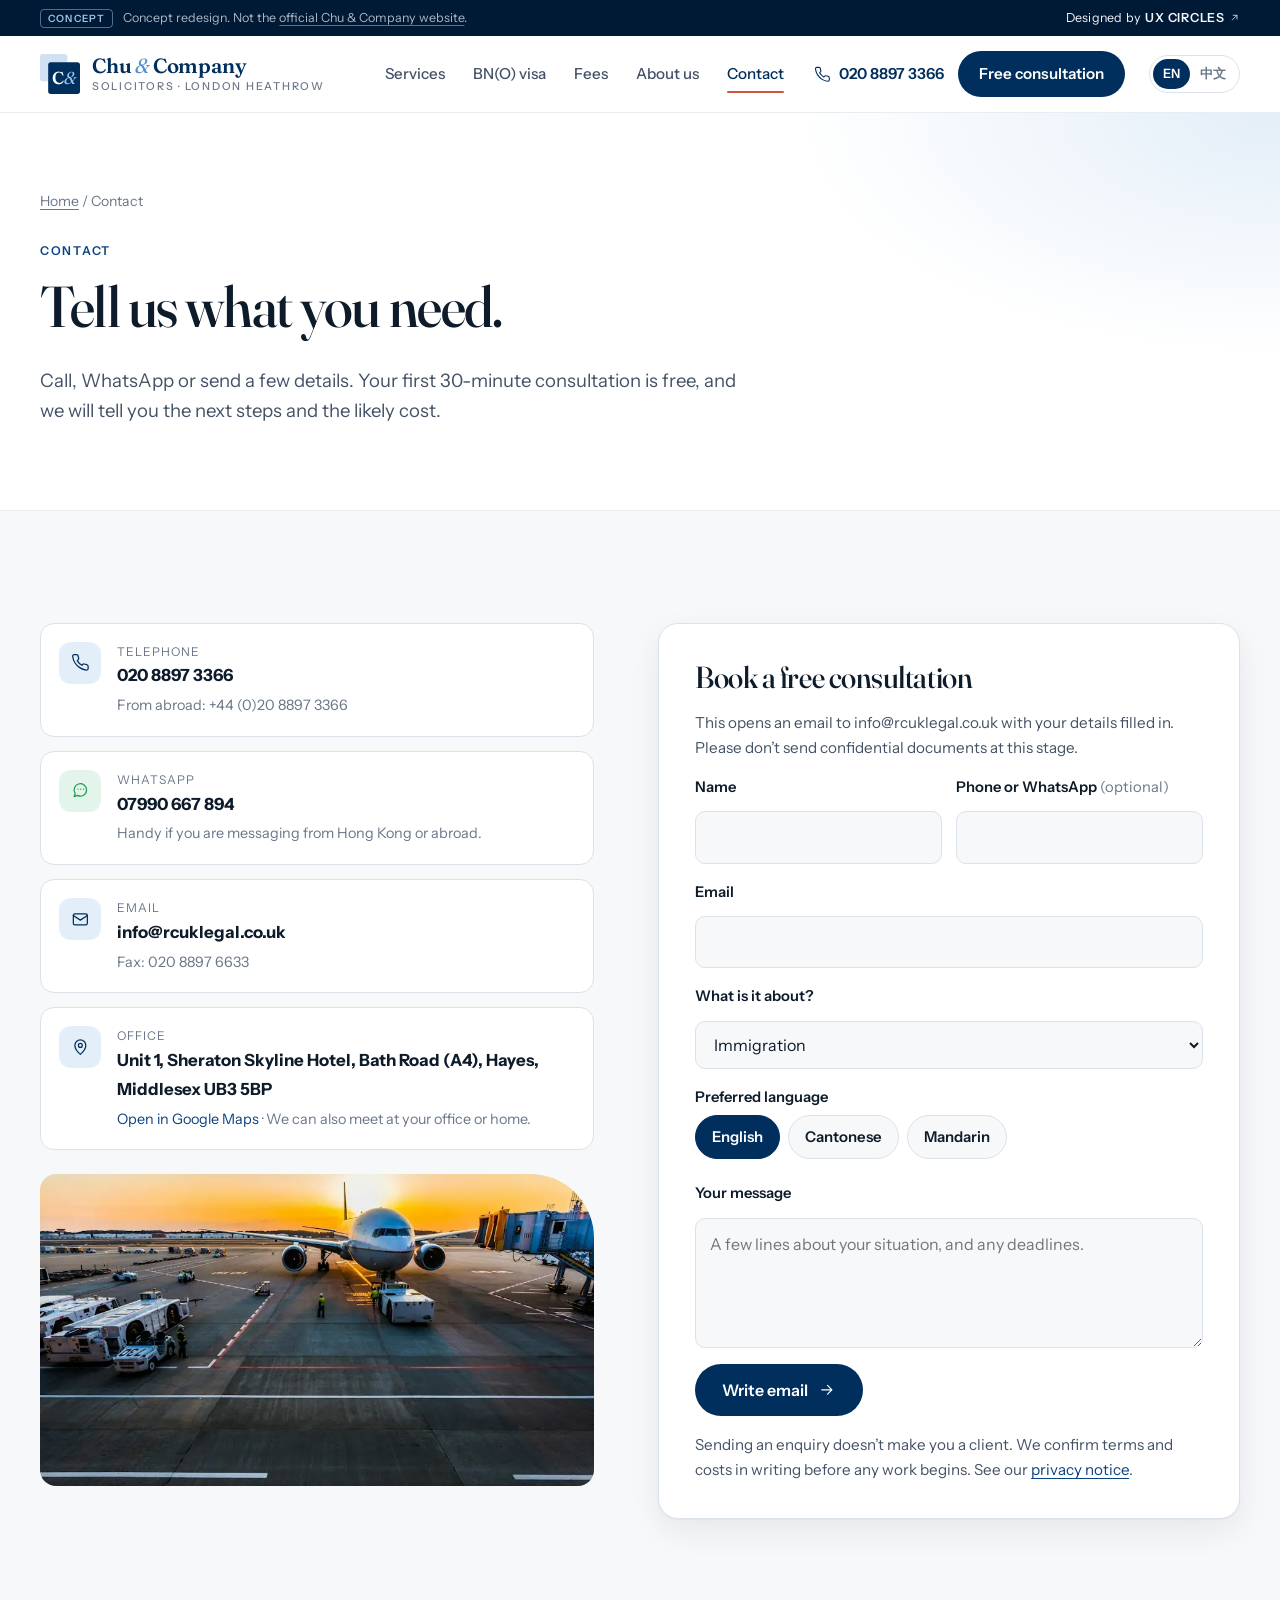
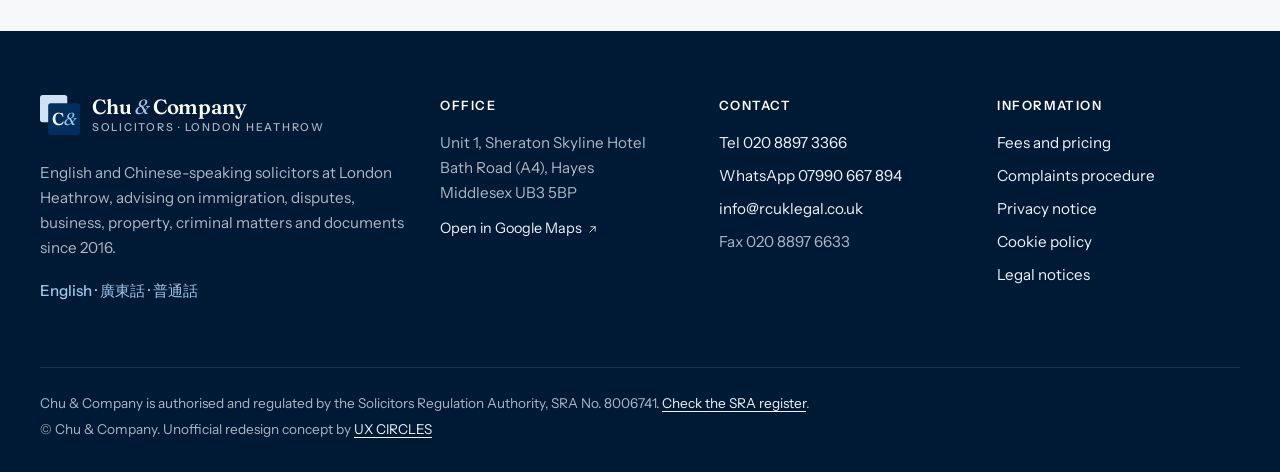
<file: contact.html>
<!doctype html>
<html lang="en-GB" class="no-js">
<head>
<meta charset="utf-8">
<meta name="viewport" content="width=device-width, initial-scale=1">
<title>Contact | Chu &amp; Company Solicitors</title>
<meta name="description" content="Contact Chu & Company: Unit 1, Sheraton Skyline Hotel, Bath Road, Hayes UB3 5BP. Tel 020 8897 3366, WhatsApp 07990 667 894.">
<meta property="og:title" content="Contact | Chu &amp; Company Solicitors">
<meta property="og:description" content="Contact Chu & Company: Unit 1, Sheraton Skyline Hotel, Bath Road, Hayes UB3 5BP. Tel 020 8897 3366, WhatsApp 07990 667 894.">
<meta name="robots" content="noindex, nofollow">
<meta name="theme-color" content="#002e5d">
<link rel="alternate" hreflang="en-GB" href="contact.html">
<link rel="alternate" hreflang="zh-Hant" href="zh/contact.html">
<link rel="icon" href="assets/img/favicon.svg" type="image/svg+xml">
<link rel="preconnect" href="https://fonts.googleapis.com">
<link rel="preconnect" href="https://fonts.gstatic.com" crossorigin>
<link rel="stylesheet" href="https://fonts.googleapis.com/css2?family=Fraunces:ital,opsz,wght@0,9..144,400;0,9..144,500;0,9..144,600;1,9..144,400&family=Instrument+Sans:wght@400;500;600&display=swap">
<link rel="stylesheet" href="assets/css/style.css">
</head>
<body class="lang-en">
<a class="skip" href="#main">Skip to content</a>
<div class="concept-bar" role="note">
  <div class="container concept-inner">
    <p><span class="concept-tag">Concept</span><span class="concept-long">Concept redesign. Not the <a href="https://www.rcuklegal.co.uk/" target="_blank" rel="noopener">official Chu &amp; Company website</a>.</span></p>
    <a href="https://ux-circles.com/professionals" target="_blank" rel="noopener"><span class="concept-by">Designed by </span><strong>UX CIRCLES</strong> <svg class="ic-ext" viewBox="0 0 24 24" fill="none" stroke="currentColor" stroke-width="1.6" stroke-linecap="round" stroke-linejoin="round" aria-hidden="true"><path d="M7 17 17 7M9 7h8v8"/></svg></a>
  </div>
</div>
<header class="site-header">
  <div class="container header-inner">
    <a class="brand" href="index.html" aria-label="Chu &amp; Company Solicitors, home"><svg class="brand-mark" viewBox="0 0 44 44" aria-hidden="true"><rect x="0" y="0" width="30" height="30" rx="3" fill="#cfe1f2"/><rect x="9" y="9" width="35" height="35" rx="3" fill="#002e5d"/><text x="26.5" y="33" text-anchor="middle" font-family="Fraunces, Georgia, serif" font-size="19" font-weight="600" fill="#ffffff">C<tspan fill="#9cc5ea" font-style="italic" font-weight="400">&amp;</tspan></text></svg><span class="brand-text"><span class="brand-name" lang="en">Chu <span>&amp;</span> Company</span><span class="brand-sub">Solicitors · London Heathrow</span></span></a>
    <nav class="nav" id="site-nav" aria-label="Main">
      <a href="services.html">Services</a>
      <a href="bno-visa.html">BN(O) visa</a>
      <a href="fees.html">Fees</a>
      <a href="about.html">About us</a>
      <a href="contact.html" aria-current="page">Contact</a>
      <div class="nav-extra">
        <a class="nav-phone" href="tel:+442088973366"><svg class="ic" viewBox="0 0 24 24" fill="none" stroke="currentColor" stroke-width="1.6" stroke-linecap="round" stroke-linejoin="round" aria-hidden="true"><path d="M22 16.9v3a2 2 0 0 1-2.2 2 19.8 19.8 0 0 1-8.6-3.1 19.5 19.5 0 0 1-6-6A19.8 19.8 0 0 1 2.1 4.2 2 2 0 0 1 4.1 2h3a2 2 0 0 1 2 1.7c.1.9.4 1.8.7 2.7a2 2 0 0 1-.5 2.1L8 9.8a16 16 0 0 0 6 6l1.3-1.3a2 2 0 0 1 2.1-.4c.9.3 1.8.6 2.7.7a2 2 0 0 1 1.7 2z"/></svg><span>020 8897 3366</span></a>
        <a class="btn btn-primary" href="contact.html#enquiry">Free consultation</a>
      </div>
    </nav>
    <div class="header-tools">
      <div class="lang-switch" aria-label="Language"><a href="contact.html" lang="en-GB" hreflang="en-GB" aria-current="true">EN</a><a href="zh/contact.html" lang="zh-Hant" hreflang="zh-Hant">中文</a></div>
      <button class="nav-toggle" type="button" aria-expanded="false" aria-controls="site-nav" aria-label="Menu"><svg class="ic-open" viewBox="0 0 24 24" fill="none" stroke="currentColor" stroke-width="1.6" stroke-linecap="round" stroke-linejoin="round" aria-hidden="true"><path d="M4 7h16M4 12h16M4 17h16"/></svg><svg class="ic-close" viewBox="0 0 24 24" fill="none" stroke="currentColor" stroke-width="1.6" stroke-linecap="round" stroke-linejoin="round" aria-hidden="true"><path d="M6 6l12 12M18 6 6 18"/></svg></button>
    </div>
  </div>
</header>
<main id="main">

<section class="page-head">
  <div class="container">
    <p class="crumbs"><a href="index.html">Home</a> <span aria-hidden="true">/</span> Contact</p>
    <p class="eyebrow">Contact</p>
    <h1>Tell us what you need.</h1>
    <p class="lede">Call, WhatsApp or send a few details. Your first 30-minute consultation is free, and we will tell you the next steps and the likely cost.</p>
  </div>
</section>
<section class="section">
  <div class="container contact-grid">
    <div>
      <ul class="contact-list">
        <li><span class="ic-wrap"><svg class="ic" viewBox="0 0 24 24" fill="none" stroke="currentColor" stroke-width="1.6" stroke-linecap="round" stroke-linejoin="round" aria-hidden="true"><path d="M22 16.9v3a2 2 0 0 1-2.2 2 19.8 19.8 0 0 1-8.6-3.1 19.5 19.5 0 0 1-6-6A19.8 19.8 0 0 1 2.1 4.2 2 2 0 0 1 4.1 2h3a2 2 0 0 1 2 1.7c.1.9.4 1.8.7 2.7a2 2 0 0 1-.5 2.1L8 9.8a16 16 0 0 0 6 6l1.3-1.3a2 2 0 0 1 2.1-.4c.9.3 1.8.6 2.7.7a2 2 0 0 1 1.7 2z"/></svg></span><div><small>Telephone</small><a href="tel:+442088973366"><strong>020 8897 3366</strong></a><p>From abroad: +44 (0)20 8897 3366</p></div></li>
        <li><span class="ic-wrap wa"><svg class="ic" viewBox="0 0 24 24" fill="none" stroke="currentColor" stroke-width="1.6" stroke-linecap="round" stroke-linejoin="round" aria-hidden="true"><path d="M20 11.5a8 8 0 0 1-11.8 7L4 20l1.4-4A8 8 0 1 1 20 11.5z"/><path d="M9 10.5h.01M12.5 10.5h.01M16 10.5h.01"/></svg></span><div><small>WhatsApp</small><a href="https://wa.me/447990667894" target="_blank" rel="noopener"><strong>07990 667 894</strong></a><p>Handy if you are messaging from Hong Kong or abroad.</p></div></li>
        <li><span class="ic-wrap"><svg class="ic" viewBox="0 0 24 24" fill="none" stroke="currentColor" stroke-width="1.6" stroke-linecap="round" stroke-linejoin="round" aria-hidden="true"><rect x="3" y="5" width="18" height="14" rx="2"/><path d="m3 7 9 6 9-6"/></svg></span><div><small>Email</small><a href="mailto:info@rcuklegal.co.uk"><strong>info@rcuklegal.co.uk</strong></a><p>Fax: 020 8897 6633</p></div></li>
        <li><span class="ic-wrap"><svg class="ic" viewBox="0 0 24 24" fill="none" stroke="currentColor" stroke-width="1.6" stroke-linecap="round" stroke-linejoin="round" aria-hidden="true"><path d="M12 21s-7-6.2-7-11.5A7 7 0 0 1 19 9.5C19 14.8 12 21 12 21z"/><circle cx="12" cy="9.5" r="2.5"/></svg></span><div><small>Office</small><strong>Unit 1, Sheraton Skyline Hotel, Bath Road (A4), Hayes, Middlesex UB3 5BP</strong><p><a href="https://www.google.com/maps/search/?api=1&query=Sheraton+Skyline+Hotel+Bath+Road+Hayes+UB3+5BP" target="_blank" rel="noopener">Open in Google Maps</a> · We can also meet at your office or home.</p></div></li>
      </ul>
      <div class="visit-photo small-photo"><img class="" src="assets/img/terminal-1600.webp" srcset="assets/img/terminal-900.webp 900w, assets/img/terminal-1600.webp 1600w" sizes="(max-width: 900px) 100vw, 50vw" alt="An aircraft parked at an airport terminal" loading="lazy" decoding="async"></div>
    </div>
    <form class="form" id="enquiry-form" novalidate data-email="info@rcuklegal.co.uk">
      <h2 id="enquiry">Book a free consultation</h2>
      <p>This opens an email to info@rcuklegal.co.uk with your details filled in. Please don’t send confidential documents at this stage.</p>
      <div class="field-row">
        <div class="field"><label for="name">Name</label><input id="name" name="name" autocomplete="name" required></div>
        <div class="field"><label for="phone">Phone or WhatsApp <span class="opt">(optional)</span></label><input id="phone" name="phone" type="tel" autocomplete="tel"></div>
      </div>
      <div class="field"><label for="email">Email</label><input id="email" name="email" type="email" autocomplete="email" required></div>
      <div class="field"><label for="matter">What is it about?</label><select id="matter" name="matter"><option value="immigration">Immigration</option><option value="litigation">Litigation &amp; Dispute Resolution</option><option value="corporate">Corporate &amp; Commercial</option><option value="property">Property</option><option value="documents">Documents &amp; Certification</option><option value="criminal">Criminal Law</option><option value="other">Something else</option></select></div>
      <fieldset class="field"><legend>Preferred language</legend><div class="chips"><label class="chip"><input type="radio" name="lang" value="English" checked><span>English</span></label><label class="chip"><input type="radio" name="lang" value="Cantonese"><span>Cantonese</span></label><label class="chip"><input type="radio" name="lang" value="Mandarin"><span>Mandarin</span></label></div></fieldset>
      <div class="field"><label for="message">Your message</label><textarea id="message" name="message" required placeholder="A few lines about your situation, and any deadlines."></textarea></div>
      <button class="btn btn-primary btn-lg" type="submit">Write email <svg class="ic" viewBox="0 0 24 24" fill="none" stroke="currentColor" stroke-width="1.6" stroke-linecap="round" stroke-linejoin="round" aria-hidden="true"><path d="M5 12h14M13 6l6 6-6 6"/></svg></button>
      <p class="form-note">Sending an enquiry doesn’t make you a client. We confirm terms and costs in writing before any work begins. See our <a href="https://www.rcuklegal.co.uk/privacy-notice" target="_blank" rel="noopener">privacy notice</a>.</p>
    </form>
  </div>
</section>

</main>
<footer class="site-footer">
  <div class="container">
    <div class="footer-grid">
      <div class="footer-about">
        <a class="brand" href="index.html" aria-label="Chu &amp; Company Solicitors, home"><svg class="brand-mark" viewBox="0 0 44 44" aria-hidden="true"><rect x="0" y="0" width="30" height="30" rx="3" fill="#cfe1f2"/><rect x="9" y="9" width="35" height="35" rx="3" fill="#002e5d"/><text x="26.5" y="33" text-anchor="middle" font-family="Fraunces, Georgia, serif" font-size="19" font-weight="600" fill="#ffffff">C<tspan fill="#9cc5ea" font-style="italic" font-weight="400">&amp;</tspan></text></svg><span class="brand-text"><span class="brand-name" lang="en">Chu <span>&amp;</span> Company</span><span class="brand-sub">Solicitors · London Heathrow</span></span></a>
        <p>English and Chinese-speaking solicitors at London Heathrow, advising on immigration, disputes, business, property, criminal matters and documents since 2016.</p>
        <p class="footer-langs">English · 廣東話 · 普通話</p>
      </div>
      <div>
        <p class="footer-h">Office</p>
        <address>Unit 1, Sheraton Skyline Hotel<br>Bath Road (A4), Hayes<br>Middlesex UB3 5BP</address>
        <a class="footer-map" href="https://www.google.com/maps/search/?api=1&query=Sheraton+Skyline+Hotel+Bath+Road+Hayes+UB3+5BP" target="_blank" rel="noopener">Open in Google Maps <svg class="ic-ext" viewBox="0 0 24 24" fill="none" stroke="currentColor" stroke-width="1.6" stroke-linecap="round" stroke-linejoin="round" aria-hidden="true"><path d="M7 17 17 7M9 7h8v8"/></svg></a>
      </div>
      <div>
        <p class="footer-h">Contact</p>
        <ul>
          <li><a href="tel:+442088973366">Tel 020 8897 3366</a></li>
          <li><a href="https://wa.me/447990667894" target="_blank" rel="noopener">WhatsApp 07990 667 894</a></li>
          <li><a href="mailto:info@rcuklegal.co.uk">info@rcuklegal.co.uk</a></li>
          <li><span class="muted">Fax 020 8897 6633</span></li>
        </ul>
      </div>
      <div>
        <p class="footer-h">Information</p>
        <ul>
          <li><a href="fees.html">Fees and pricing</a></li>
          <li><a href="about.html#complaints">Complaints procedure</a></li>
          <li><a href="https://www.rcuklegal.co.uk/privacy-notice" target="_blank" rel="noopener">Privacy notice</a></li>
          <li><a href="https://www.rcuklegal.co.uk/cookies-policy" target="_blank" rel="noopener">Cookie policy</a></li>
          <li><a href="https://www.rcuklegal.co.uk/accessibility" target="_blank" rel="noopener">Legal notices</a></li>
        </ul>
      </div>
    </div>
    <div class="footer-legal">
      <p>Chu &amp; Company is authorised and regulated by the Solicitors Regulation Authority, SRA No. 8006741. <a href="https://www.sra.org.uk/consumers/register/" target="_blank" rel="noopener">Check the SRA register</a>.</p>
      <p>&copy; Chu &amp; Company. Unofficial redesign concept by <a href="https://ux-circles.com/professionals" target="_blank" rel="noopener">UX CIRCLES</a></p>
    </div>
  </div>
</footer>
<div class="mobile-cta">
  <a class="btn btn-ghost" href="tel:+442088973366"><svg class="ic" viewBox="0 0 24 24" fill="none" stroke="currentColor" stroke-width="1.6" stroke-linecap="round" stroke-linejoin="round" aria-hidden="true"><path d="M22 16.9v3a2 2 0 0 1-2.2 2 19.8 19.8 0 0 1-8.6-3.1 19.5 19.5 0 0 1-6-6A19.8 19.8 0 0 1 2.1 4.2 2 2 0 0 1 4.1 2h3a2 2 0 0 1 2 1.7c.1.9.4 1.8.7 2.7a2 2 0 0 1-.5 2.1L8 9.8a16 16 0 0 0 6 6l1.3-1.3a2 2 0 0 1 2.1-.4c.9.3 1.8.6 2.7.7a2 2 0 0 1 1.7 2z"/></svg> Call</a>
  <a class="btn btn-ghost" href="https://wa.me/447990667894" target="_blank" rel="noopener"><svg class="ic" viewBox="0 0 24 24" fill="none" stroke="currentColor" stroke-width="1.6" stroke-linecap="round" stroke-linejoin="round" aria-hidden="true"><path d="M20 11.5a8 8 0 0 1-11.8 7L4 20l1.4-4A8 8 0 1 1 20 11.5z"/><path d="M9 10.5h.01M12.5 10.5h.01M16 10.5h.01"/></svg> WhatsApp</a>
  <a class="btn btn-primary" href="contact.html#enquiry">Enquire</a>
</div>
<script src="assets/js/main.js"></script>
</body>
</html>
</file>
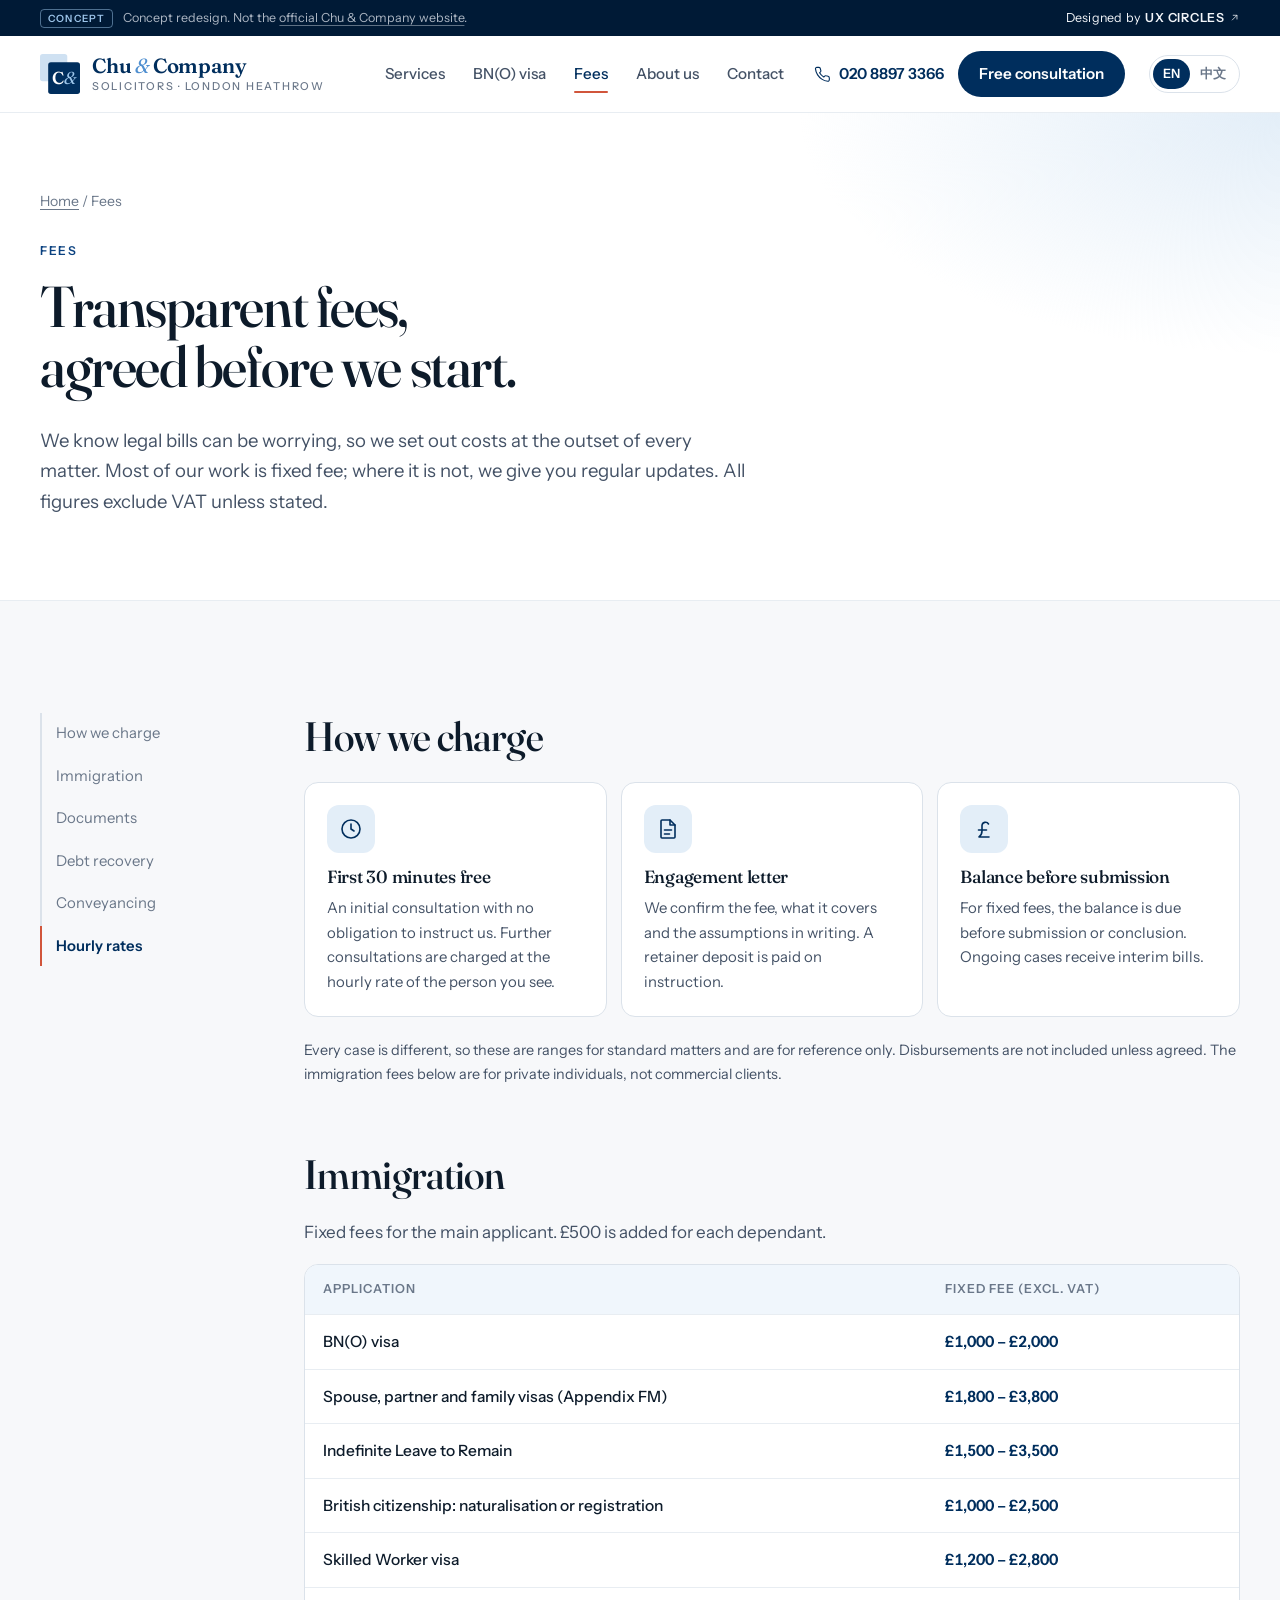
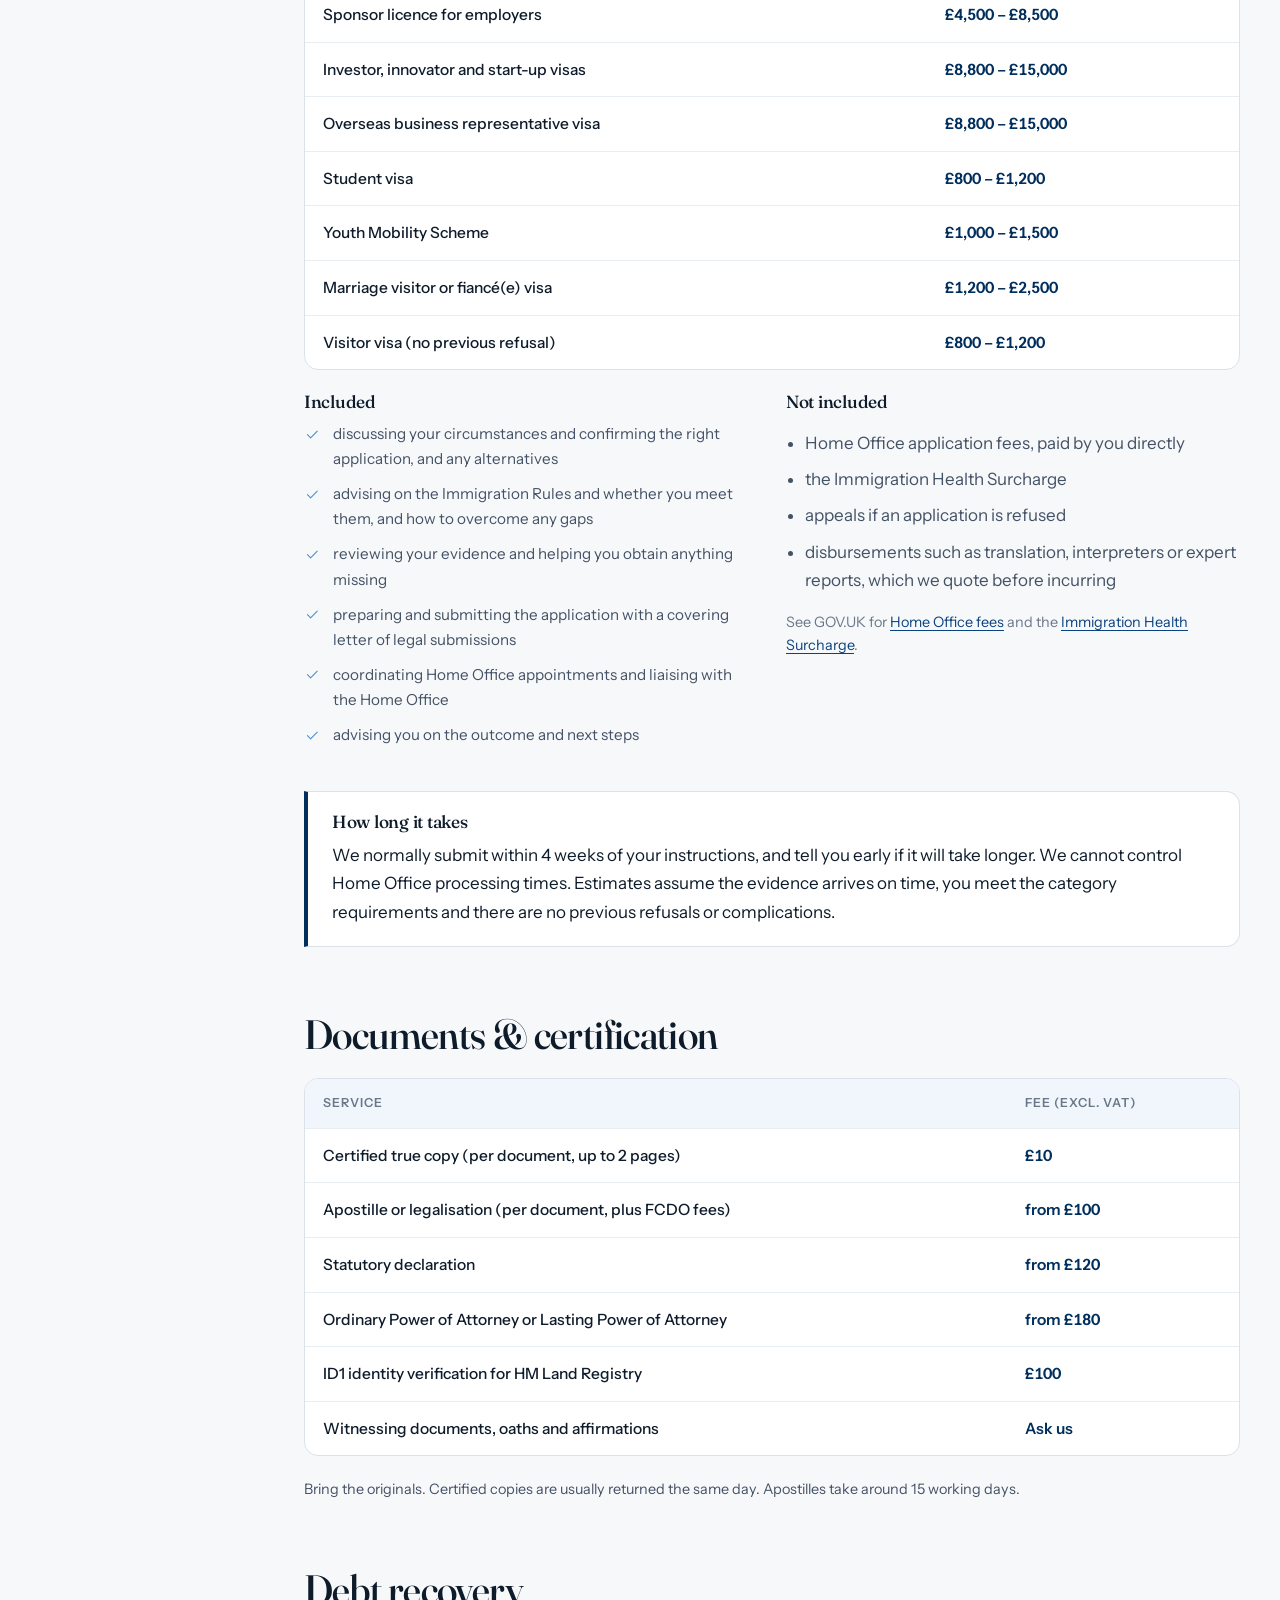
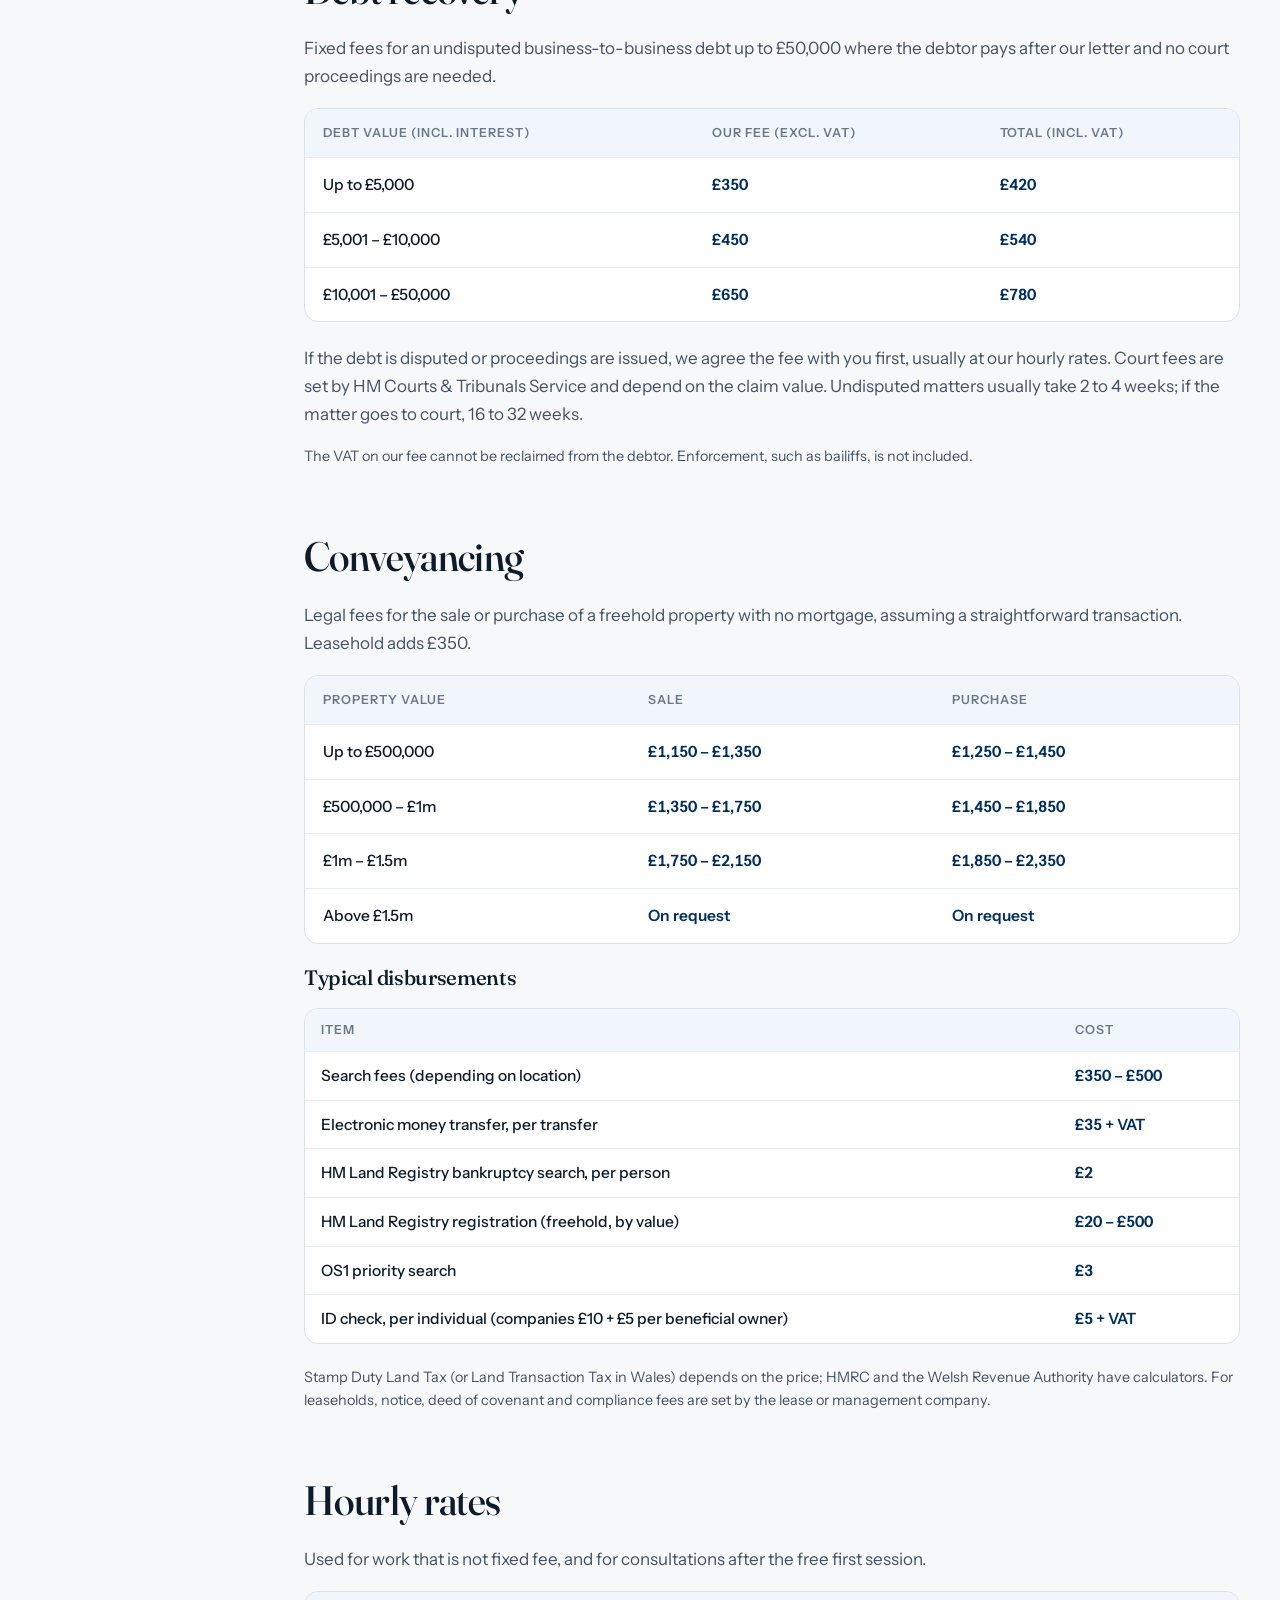
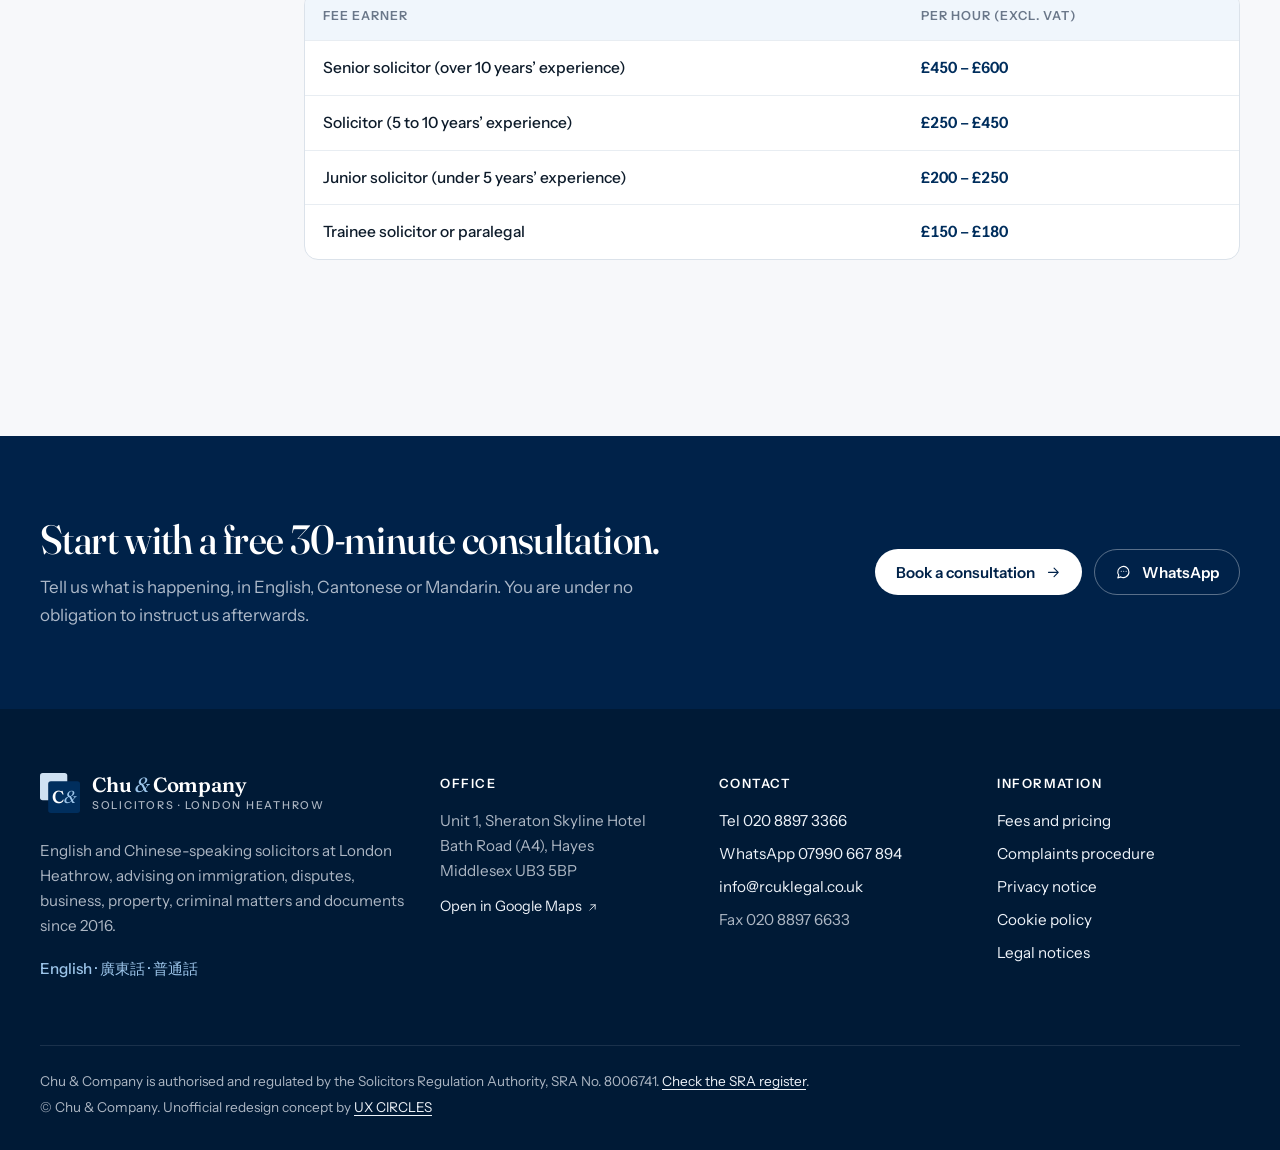
<file: fees.html>
<!doctype html>
<html lang="en-GB" class="no-js">
<head>
<meta charset="utf-8">
<meta name="viewport" content="width=device-width, initial-scale=1">
<title>Fees | Chu &amp; Company Solicitors</title>
<meta name="description" content="Fixed fees for immigration, document certification, debt recovery and conveyancing, plus hourly rates. Free 30-minute initial consultation.">
<meta property="og:title" content="Fees | Chu &amp; Company Solicitors">
<meta property="og:description" content="Fixed fees for immigration, document certification, debt recovery and conveyancing, plus hourly rates. Free 30-minute initial consultation.">
<meta name="robots" content="noindex, nofollow">
<meta name="theme-color" content="#002e5d">
<link rel="alternate" hreflang="en-GB" href="fees.html">
<link rel="alternate" hreflang="zh-Hant" href="zh/fees.html">
<link rel="icon" href="assets/img/favicon.svg" type="image/svg+xml">
<link rel="preconnect" href="https://fonts.googleapis.com">
<link rel="preconnect" href="https://fonts.gstatic.com" crossorigin>
<link rel="stylesheet" href="https://fonts.googleapis.com/css2?family=Fraunces:ital,opsz,wght@0,9..144,400;0,9..144,500;0,9..144,600;1,9..144,400&family=Instrument+Sans:wght@400;500;600&display=swap">
<link rel="stylesheet" href="assets/css/style.css">
</head>
<body class="lang-en">
<a class="skip" href="#main">Skip to content</a>
<div class="concept-bar" role="note">
  <div class="container concept-inner">
    <p><span class="concept-tag">Concept</span><span class="concept-long">Concept redesign. Not the <a href="https://www.rcuklegal.co.uk/" target="_blank" rel="noopener">official Chu &amp; Company website</a>.</span></p>
    <a href="https://ux-circles.com/professionals" target="_blank" rel="noopener"><span class="concept-by">Designed by </span><strong>UX CIRCLES</strong> <svg class="ic-ext" viewBox="0 0 24 24" fill="none" stroke="currentColor" stroke-width="1.6" stroke-linecap="round" stroke-linejoin="round" aria-hidden="true"><path d="M7 17 17 7M9 7h8v8"/></svg></a>
  </div>
</div>
<header class="site-header">
  <div class="container header-inner">
    <a class="brand" href="index.html" aria-label="Chu &amp; Company Solicitors, home"><svg class="brand-mark" viewBox="0 0 44 44" aria-hidden="true"><rect x="0" y="0" width="30" height="30" rx="3" fill="#cfe1f2"/><rect x="9" y="9" width="35" height="35" rx="3" fill="#002e5d"/><text x="26.5" y="33" text-anchor="middle" font-family="Fraunces, Georgia, serif" font-size="19" font-weight="600" fill="#ffffff">C<tspan fill="#9cc5ea" font-style="italic" font-weight="400">&amp;</tspan></text></svg><span class="brand-text"><span class="brand-name" lang="en">Chu <span>&amp;</span> Company</span><span class="brand-sub">Solicitors · London Heathrow</span></span></a>
    <nav class="nav" id="site-nav" aria-label="Main">
      <a href="services.html">Services</a>
      <a href="bno-visa.html">BN(O) visa</a>
      <a href="fees.html" aria-current="page">Fees</a>
      <a href="about.html">About us</a>
      <a href="contact.html">Contact</a>
      <div class="nav-extra">
        <a class="nav-phone" href="tel:+442088973366"><svg class="ic" viewBox="0 0 24 24" fill="none" stroke="currentColor" stroke-width="1.6" stroke-linecap="round" stroke-linejoin="round" aria-hidden="true"><path d="M22 16.9v3a2 2 0 0 1-2.2 2 19.8 19.8 0 0 1-8.6-3.1 19.5 19.5 0 0 1-6-6A19.8 19.8 0 0 1 2.1 4.2 2 2 0 0 1 4.1 2h3a2 2 0 0 1 2 1.7c.1.9.4 1.8.7 2.7a2 2 0 0 1-.5 2.1L8 9.8a16 16 0 0 0 6 6l1.3-1.3a2 2 0 0 1 2.1-.4c.9.3 1.8.6 2.7.7a2 2 0 0 1 1.7 2z"/></svg><span>020 8897 3366</span></a>
        <a class="btn btn-primary" href="contact.html#enquiry">Free consultation</a>
      </div>
    </nav>
    <div class="header-tools">
      <div class="lang-switch" aria-label="Language"><a href="fees.html" lang="en-GB" hreflang="en-GB" aria-current="true">EN</a><a href="zh/fees.html" lang="zh-Hant" hreflang="zh-Hant">中文</a></div>
      <button class="nav-toggle" type="button" aria-expanded="false" aria-controls="site-nav" aria-label="Menu"><svg class="ic-open" viewBox="0 0 24 24" fill="none" stroke="currentColor" stroke-width="1.6" stroke-linecap="round" stroke-linejoin="round" aria-hidden="true"><path d="M4 7h16M4 12h16M4 17h16"/></svg><svg class="ic-close" viewBox="0 0 24 24" fill="none" stroke="currentColor" stroke-width="1.6" stroke-linecap="round" stroke-linejoin="round" aria-hidden="true"><path d="M6 6l12 12M18 6 6 18"/></svg></button>
    </div>
  </div>
</header>
<main id="main">

<section class="page-head">
  <div class="container">
    <p class="crumbs"><a href="index.html">Home</a> <span aria-hidden="true">/</span> Fees</p>
    <p class="eyebrow">Fees</p>
    <h1>Transparent fees, agreed before we start.</h1>
    <p class="lede">We know legal bills can be worrying, so we set out costs at the outset of every matter. Most of our work is fixed fee; where it is not, we give you regular updates. All figures exclude VAT unless stated.</p>
  </div>
</section>
<section class="section">
  <div class="container fees-layout">
    <nav class="toc" aria-label="Fees sections"><a href="#start">How we charge</a><a href="#immigration">Immigration</a><a href="#documents">Documents</a><a href="#debt">Debt recovery</a><a href="#conveyancing">Conveyancing</a><a href="#rates">Hourly rates</a></nav>
    <div class="fees-main">
      <section id="start" class="fee-sec">
        <h2>How we charge</h2>
        <div class="how-cards">
          <div><span class="area-ic"><svg class="ic" viewBox="0 0 24 24" fill="none" stroke="currentColor" stroke-width="1.6" stroke-linecap="round" stroke-linejoin="round" aria-hidden="true"><circle cx="12" cy="12" r="9"/><path d="M12 7v5l3 2"/></svg></span><h3>First 30 minutes free</h3><p>An initial consultation with no obligation to instruct us. Further consultations are charged at the hourly rate of the person you see.</p></div>
          <div><span class="area-ic"><svg class="ic" viewBox="0 0 24 24" fill="none" stroke="currentColor" stroke-width="1.6" stroke-linecap="round" stroke-linejoin="round" aria-hidden="true"><path d="M14 3H6a1 1 0 0 0-1 1v16a1 1 0 0 0 1 1h12a1 1 0 0 0 1-1V8z"/><path d="M14 3v5h5M8.5 13h7M8.5 17h5"/></svg></span><h3>Engagement letter</h3><p>We confirm the fee, what it covers and the assumptions in writing. A retainer deposit is paid on instruction.</p></div>
          <div><span class="area-ic"><svg class="ic" viewBox="0 0 24 24" fill="none" stroke="currentColor" stroke-width="1.6" stroke-linecap="round" stroke-linejoin="round" aria-hidden="true"><path d="M17 20H7c2-1.5 3-3.5 3-6V8.5A3.5 3.5 0 0 1 16.5 7"/><path d="M6.5 13h8"/></svg></span><h3>Balance before submission</h3><p>For fixed fees, the balance is due before submission or conclusion. Ongoing cases receive interim bills.</p></div>
        </div>
        <p class="small">Every case is different, so these are ranges for standard matters and are for reference only. Disbursements are not included unless agreed. The immigration fees below are for private individuals, not commercial clients.</p>
      </section>

      <section id="immigration" class="fee-sec">
        <h2>Immigration</h2>
        <p>Fixed fees for the main applicant. £500 is added for each dependant.</p>
        <div class="table-wrap"><table class="ptable "><thead><tr><th scope="col">Application</th><th scope="col">Fixed fee (excl. VAT)</th></tr></thead><tbody><tr><th scope="row">BN(O) visa</th><td>£1,000 – £2,000</td></tr><tr><th scope="row">Spouse, partner and family visas (Appendix FM)</th><td>£1,800 – £3,800</td></tr><tr><th scope="row">Indefinite Leave to Remain</th><td>£1,500 – £3,500</td></tr><tr><th scope="row">British citizenship: naturalisation or registration</th><td>£1,000 – £2,500</td></tr><tr><th scope="row">Skilled Worker visa</th><td>£1,200 – £2,800</td></tr><tr><th scope="row">Sponsor licence for employers</th><td>£4,500 – £8,500</td></tr><tr><th scope="row">Investor, innovator and start-up visas</th><td>£8,800 – £15,000</td></tr><tr><th scope="row">Overseas business representative visa</th><td>£8,800 – £15,000</td></tr><tr><th scope="row">Student visa</th><td>£800 – £1,200</td></tr><tr><th scope="row">Youth Mobility Scheme</th><td>£1,000 – £1,500</td></tr><tr><th scope="row">Marriage visitor or fiancé(e) visa</th><td>£1,200 – £2,500</td></tr><tr><th scope="row">Visitor visa (no previous refusal)</th><td>£800 – £1,200</td></tr></tbody></table></div>
        <div class="two-col">
          <div><h3>Included</h3><ul class="ticks"><li><svg class="ic" viewBox="0 0 24 24" fill="none" stroke="currentColor" stroke-width="1.6" stroke-linecap="round" stroke-linejoin="round" aria-hidden="true"><path d="m5 12.5 4.5 4.5L19 7.5"/></svg><span>discussing your circumstances and confirming the right application, and any alternatives</span></li><li><svg class="ic" viewBox="0 0 24 24" fill="none" stroke="currentColor" stroke-width="1.6" stroke-linecap="round" stroke-linejoin="round" aria-hidden="true"><path d="m5 12.5 4.5 4.5L19 7.5"/></svg><span>advising on the Immigration Rules and whether you meet them, and how to overcome any gaps</span></li><li><svg class="ic" viewBox="0 0 24 24" fill="none" stroke="currentColor" stroke-width="1.6" stroke-linecap="round" stroke-linejoin="round" aria-hidden="true"><path d="m5 12.5 4.5 4.5L19 7.5"/></svg><span>reviewing your evidence and helping you obtain anything missing</span></li><li><svg class="ic" viewBox="0 0 24 24" fill="none" stroke="currentColor" stroke-width="1.6" stroke-linecap="round" stroke-linejoin="round" aria-hidden="true"><path d="m5 12.5 4.5 4.5L19 7.5"/></svg><span>preparing and submitting the application with a covering letter of legal submissions</span></li><li><svg class="ic" viewBox="0 0 24 24" fill="none" stroke="currentColor" stroke-width="1.6" stroke-linecap="round" stroke-linejoin="round" aria-hidden="true"><path d="m5 12.5 4.5 4.5L19 7.5"/></svg><span>coordinating Home Office appointments and liaising with the Home Office</span></li><li><svg class="ic" viewBox="0 0 24 24" fill="none" stroke="currentColor" stroke-width="1.6" stroke-linecap="round" stroke-linejoin="round" aria-hidden="true"><path d="m5 12.5 4.5 4.5L19 7.5"/></svg><span>advising you on the outcome and next steps</span></li></ul></div>
          <div><h3>Not included</h3><ul class="dashes"><li>Home Office application fees, paid by you directly</li><li>the Immigration Health Surcharge</li><li>appeals if an application is refused</li><li>disbursements such as translation, interpreters or expert reports, which we quote before incurring</li></ul>
            <p class="small">See GOV.UK for <a href="https://www.gov.uk/government/publications/visa-regulations-revised-table" target="_blank" rel="noopener">Home Office fees</a> and the <a href="https://www.gov.uk/healthcare-immigration-application/how-much-pay" target="_blank" rel="noopener">Immigration Health Surcharge</a>.</p></div>
        </div>
        <div class="callout">
          <h3>How long it takes</h3>
          <p>We normally submit within 4 weeks of your instructions, and tell you early if it will take longer. We cannot control Home Office processing times. Estimates assume the evidence arrives on time, you meet the category requirements and there are no previous refusals or complications.</p>
        </div>
      </section>

      <section id="documents" class="fee-sec">
        <h2>Documents &amp; certification</h2>
        <div class="table-wrap"><table class="ptable "><thead><tr><th scope="col">Service</th><th scope="col">Fee (excl. VAT)</th></tr></thead><tbody><tr><th scope="row">Certified true copy (per document, up to 2 pages)</th><td>£10</td></tr><tr><th scope="row">Apostille or legalisation (per document, plus FCDO fees)</th><td>from £100</td></tr><tr><th scope="row">Statutory declaration</th><td>from £120</td></tr><tr><th scope="row">Ordinary Power of Attorney or Lasting Power of Attorney</th><td>from £180</td></tr><tr><th scope="row">ID1 identity verification for HM Land Registry</th><td>£100</td></tr><tr><th scope="row">Witnessing documents, oaths and affirmations</th><td>Ask us</td></tr></tbody></table></div>
        <p class="small">Bring the originals. Certified copies are usually returned the same day. Apostilles take around 15 working days.</p>
      </section>

      <section id="debt" class="fee-sec">
        <h2>Debt recovery</h2>
        <p>Fixed fees for an undisputed business-to-business debt up to £50,000 where the debtor pays after our letter and no court proceedings are needed.</p>
        <div class="table-wrap"><table class="ptable "><thead><tr><th scope="col">Debt value (incl. interest)</th><th scope="col">Our fee (excl. VAT)</th><th scope="col">Total (incl. VAT)</th></tr></thead><tbody><tr><th scope="row">Up to £5,000</th><td>£350</td><td>£420</td></tr><tr><th scope="row">£5,001 – £10,000</th><td>£450</td><td>£540</td></tr><tr><th scope="row">£10,001 – £50,000</th><td>£650</td><td>£780</td></tr></tbody></table></div>
        <p>If the debt is disputed or proceedings are issued, we agree the fee with you first, usually at our hourly rates. Court fees are set by HM Courts &amp; Tribunals Service and depend on the claim value. Undisputed matters usually take 2 to 4 weeks; if the matter goes to court, 16 to 32 weeks.</p>
        <p class="small">The VAT on our fee cannot be reclaimed from the debtor. Enforcement, such as bailiffs, is not included.</p>
      </section>

      <section id="conveyancing" class="fee-sec">
        <h2>Conveyancing</h2>
        <p>Legal fees for the sale or purchase of a freehold property with no mortgage, assuming a straightforward transaction. Leasehold adds £350.</p>
        <div class="table-wrap"><table class="ptable "><thead><tr><th scope="col">Property value</th><th scope="col">Sale</th><th scope="col">Purchase</th></tr></thead><tbody><tr><th scope="row">Up to £500,000</th><td>£1,150 – £1,350</td><td>£1,250 – £1,450</td></tr><tr><th scope="row">£500,000 – £1m</th><td>£1,350 – £1,750</td><td>£1,450 – £1,850</td></tr><tr><th scope="row">£1m – £1.5m</th><td>£1,750 – £2,150</td><td>£1,850 – £2,350</td></tr><tr><th scope="row">Above £1.5m</th><td>On request</td><td>On request</td></tr></tbody></table></div>
        <h3>Typical disbursements</h3>
        <div class="table-wrap"><table class="ptable compact"><thead><tr><th scope="col">Item</th><th scope="col">Cost</th></tr></thead><tbody><tr><th scope="row">Search fees (depending on location)</th><td>£350 – £500</td></tr><tr><th scope="row">Electronic money transfer, per transfer</th><td>£35 + VAT</td></tr><tr><th scope="row">HM Land Registry bankruptcy search, per person</th><td>£2</td></tr><tr><th scope="row">HM Land Registry registration (freehold, by value)</th><td>£20 – £500</td></tr><tr><th scope="row">OS1 priority search</th><td>£3</td></tr><tr><th scope="row">ID check, per individual (companies £10 + £5 per beneficial owner)</th><td>£5 + VAT</td></tr></tbody></table></div>
        <p class="small">Stamp Duty Land Tax (or Land Transaction Tax in Wales) depends on the price; HMRC and the Welsh Revenue Authority have calculators. For leaseholds, notice, deed of covenant and compliance fees are set by the lease or management company.</p>
      </section>

      <section id="rates" class="fee-sec">
        <h2>Hourly rates</h2>
        <p>Used for work that is not fixed fee, and for consultations after the free first session.</p>
        <div class="table-wrap"><table class="ptable "><thead><tr><th scope="col">Fee earner</th><th scope="col">Per hour (excl. VAT)</th></tr></thead><tbody><tr><th scope="row">Senior solicitor (over 10 years’ experience)</th><td>£450 – £600</td></tr><tr><th scope="row">Solicitor (5 to 10 years’ experience)</th><td>£250 – £450</td></tr><tr><th scope="row">Junior solicitor (under 5 years’ experience)</th><td>£200 – £250</td></tr><tr><th scope="row">Trainee solicitor or paralegal</th><td>£150 – £180</td></tr></tbody></table></div>
      </section>
    </div>
  </div>
</section>
<section class="cta-band">
  <div class="container cta-inner">
    <div>
      <h2>Start with a free 30-minute consultation.</h2>
      <p>Tell us what is happening, in English, Cantonese or Mandarin. You are under no obligation to instruct us afterwards.</p>
    </div>
    <div class="cta-actions">
      <a class="btn btn-light" href="contact.html#enquiry">Book a consultation <svg class="ic" viewBox="0 0 24 24" fill="none" stroke="currentColor" stroke-width="1.6" stroke-linecap="round" stroke-linejoin="round" aria-hidden="true"><path d="M5 12h14M13 6l6 6-6 6"/></svg></a>
      <a class="btn btn-outline-light" href="https://wa.me/447990667894" target="_blank" rel="noopener"><svg class="ic" viewBox="0 0 24 24" fill="none" stroke="currentColor" stroke-width="1.6" stroke-linecap="round" stroke-linejoin="round" aria-hidden="true"><path d="M20 11.5a8 8 0 0 1-11.8 7L4 20l1.4-4A8 8 0 1 1 20 11.5z"/><path d="M9 10.5h.01M12.5 10.5h.01M16 10.5h.01"/></svg> WhatsApp</a>
    </div>
  </div>
</section>

</main>
<footer class="site-footer">
  <div class="container">
    <div class="footer-grid">
      <div class="footer-about">
        <a class="brand" href="index.html" aria-label="Chu &amp; Company Solicitors, home"><svg class="brand-mark" viewBox="0 0 44 44" aria-hidden="true"><rect x="0" y="0" width="30" height="30" rx="3" fill="#cfe1f2"/><rect x="9" y="9" width="35" height="35" rx="3" fill="#002e5d"/><text x="26.5" y="33" text-anchor="middle" font-family="Fraunces, Georgia, serif" font-size="19" font-weight="600" fill="#ffffff">C<tspan fill="#9cc5ea" font-style="italic" font-weight="400">&amp;</tspan></text></svg><span class="brand-text"><span class="brand-name" lang="en">Chu <span>&amp;</span> Company</span><span class="brand-sub">Solicitors · London Heathrow</span></span></a>
        <p>English and Chinese-speaking solicitors at London Heathrow, advising on immigration, disputes, business, property, criminal matters and documents since 2016.</p>
        <p class="footer-langs">English · 廣東話 · 普通話</p>
      </div>
      <div>
        <p class="footer-h">Office</p>
        <address>Unit 1, Sheraton Skyline Hotel<br>Bath Road (A4), Hayes<br>Middlesex UB3 5BP</address>
        <a class="footer-map" href="https://www.google.com/maps/search/?api=1&query=Sheraton+Skyline+Hotel+Bath+Road+Hayes+UB3+5BP" target="_blank" rel="noopener">Open in Google Maps <svg class="ic-ext" viewBox="0 0 24 24" fill="none" stroke="currentColor" stroke-width="1.6" stroke-linecap="round" stroke-linejoin="round" aria-hidden="true"><path d="M7 17 17 7M9 7h8v8"/></svg></a>
      </div>
      <div>
        <p class="footer-h">Contact</p>
        <ul>
          <li><a href="tel:+442088973366">Tel 020 8897 3366</a></li>
          <li><a href="https://wa.me/447990667894" target="_blank" rel="noopener">WhatsApp 07990 667 894</a></li>
          <li><a href="mailto:info@rcuklegal.co.uk">info@rcuklegal.co.uk</a></li>
          <li><span class="muted">Fax 020 8897 6633</span></li>
        </ul>
      </div>
      <div>
        <p class="footer-h">Information</p>
        <ul>
          <li><a href="fees.html">Fees and pricing</a></li>
          <li><a href="about.html#complaints">Complaints procedure</a></li>
          <li><a href="https://www.rcuklegal.co.uk/privacy-notice" target="_blank" rel="noopener">Privacy notice</a></li>
          <li><a href="https://www.rcuklegal.co.uk/cookies-policy" target="_blank" rel="noopener">Cookie policy</a></li>
          <li><a href="https://www.rcuklegal.co.uk/accessibility" target="_blank" rel="noopener">Legal notices</a></li>
        </ul>
      </div>
    </div>
    <div class="footer-legal">
      <p>Chu &amp; Company is authorised and regulated by the Solicitors Regulation Authority, SRA No. 8006741. <a href="https://www.sra.org.uk/consumers/register/" target="_blank" rel="noopener">Check the SRA register</a>.</p>
      <p>&copy; Chu &amp; Company. Unofficial redesign concept by <a href="https://ux-circles.com/professionals" target="_blank" rel="noopener">UX CIRCLES</a></p>
    </div>
  </div>
</footer>
<div class="mobile-cta">
  <a class="btn btn-ghost" href="tel:+442088973366"><svg class="ic" viewBox="0 0 24 24" fill="none" stroke="currentColor" stroke-width="1.6" stroke-linecap="round" stroke-linejoin="round" aria-hidden="true"><path d="M22 16.9v3a2 2 0 0 1-2.2 2 19.8 19.8 0 0 1-8.6-3.1 19.5 19.5 0 0 1-6-6A19.8 19.8 0 0 1 2.1 4.2 2 2 0 0 1 4.1 2h3a2 2 0 0 1 2 1.7c.1.9.4 1.8.7 2.7a2 2 0 0 1-.5 2.1L8 9.8a16 16 0 0 0 6 6l1.3-1.3a2 2 0 0 1 2.1-.4c.9.3 1.8.6 2.7.7a2 2 0 0 1 1.7 2z"/></svg> Call</a>
  <a class="btn btn-ghost" href="https://wa.me/447990667894" target="_blank" rel="noopener"><svg class="ic" viewBox="0 0 24 24" fill="none" stroke="currentColor" stroke-width="1.6" stroke-linecap="round" stroke-linejoin="round" aria-hidden="true"><path d="M20 11.5a8 8 0 0 1-11.8 7L4 20l1.4-4A8 8 0 1 1 20 11.5z"/><path d="M9 10.5h.01M12.5 10.5h.01M16 10.5h.01"/></svg> WhatsApp</a>
  <a class="btn btn-primary" href="contact.html#enquiry">Enquire</a>
</div>
<script src="assets/js/main.js"></script>
</body>
</html>
</file>
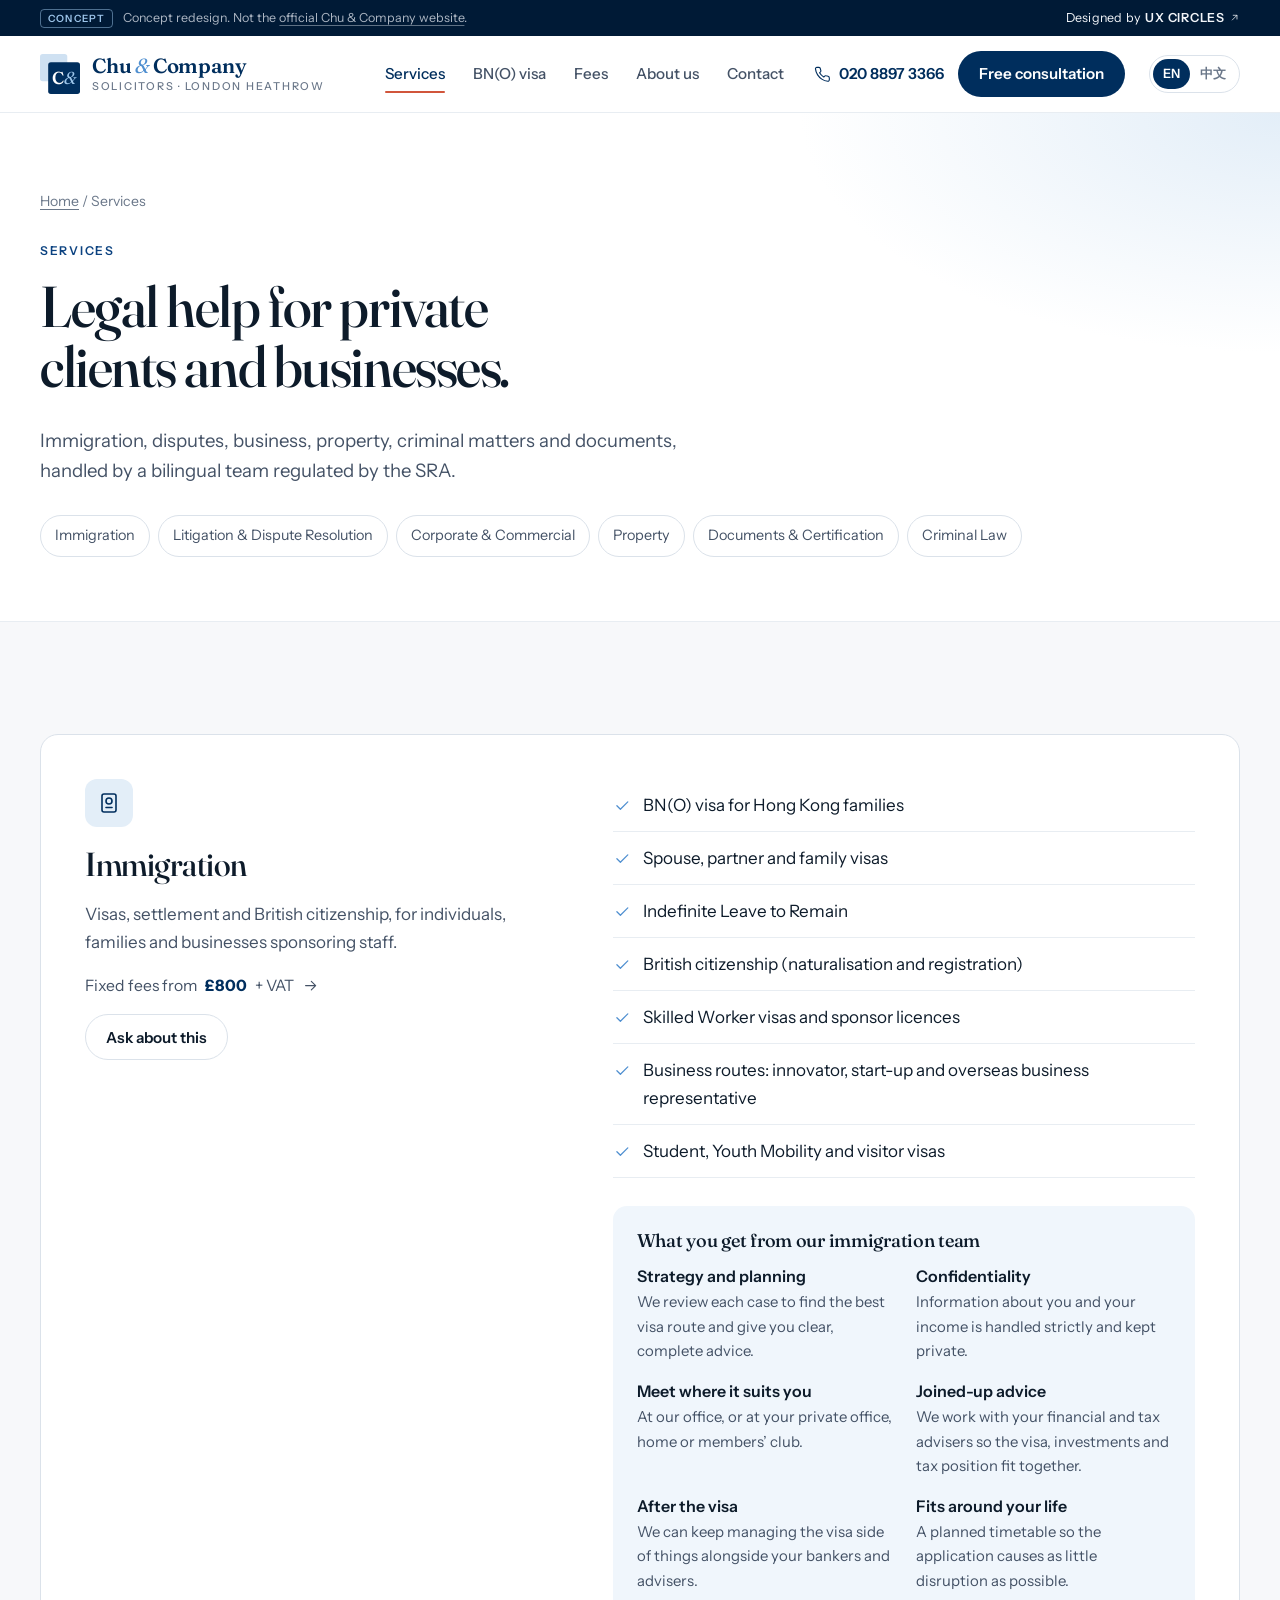
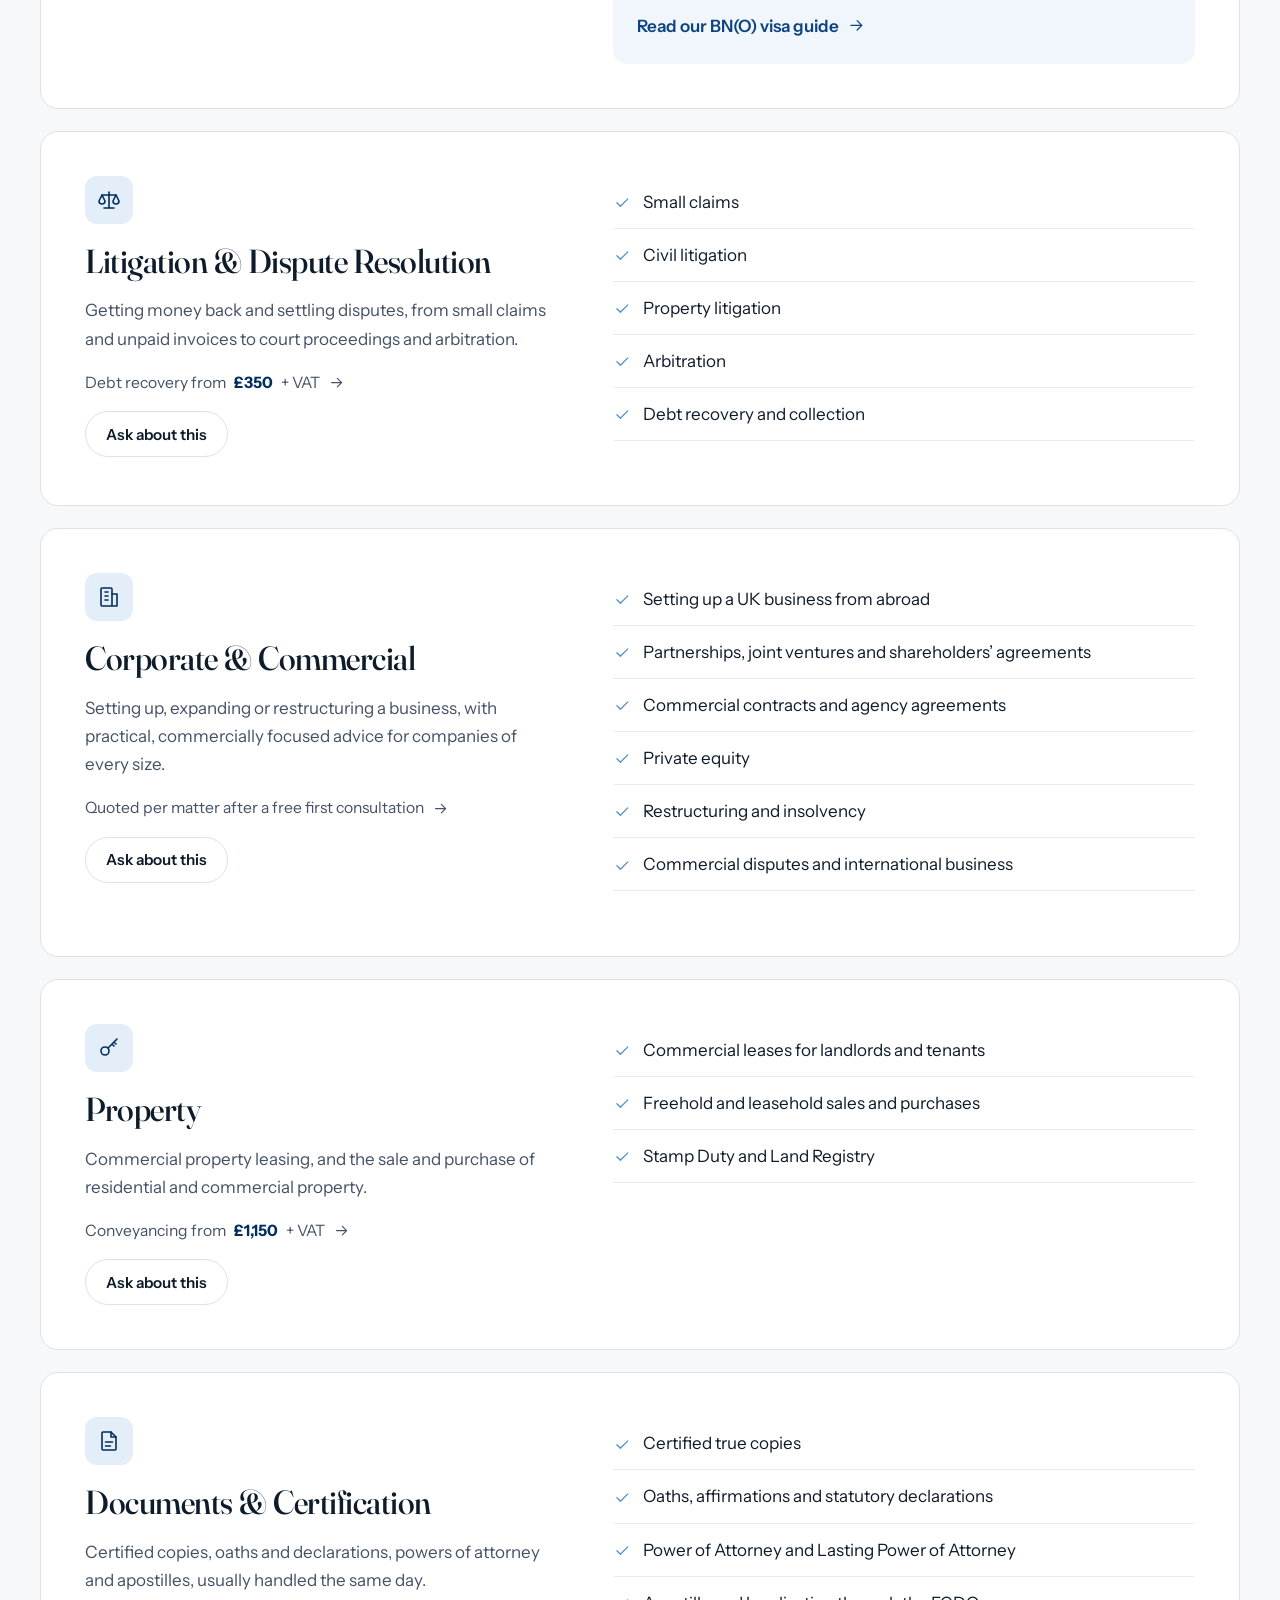
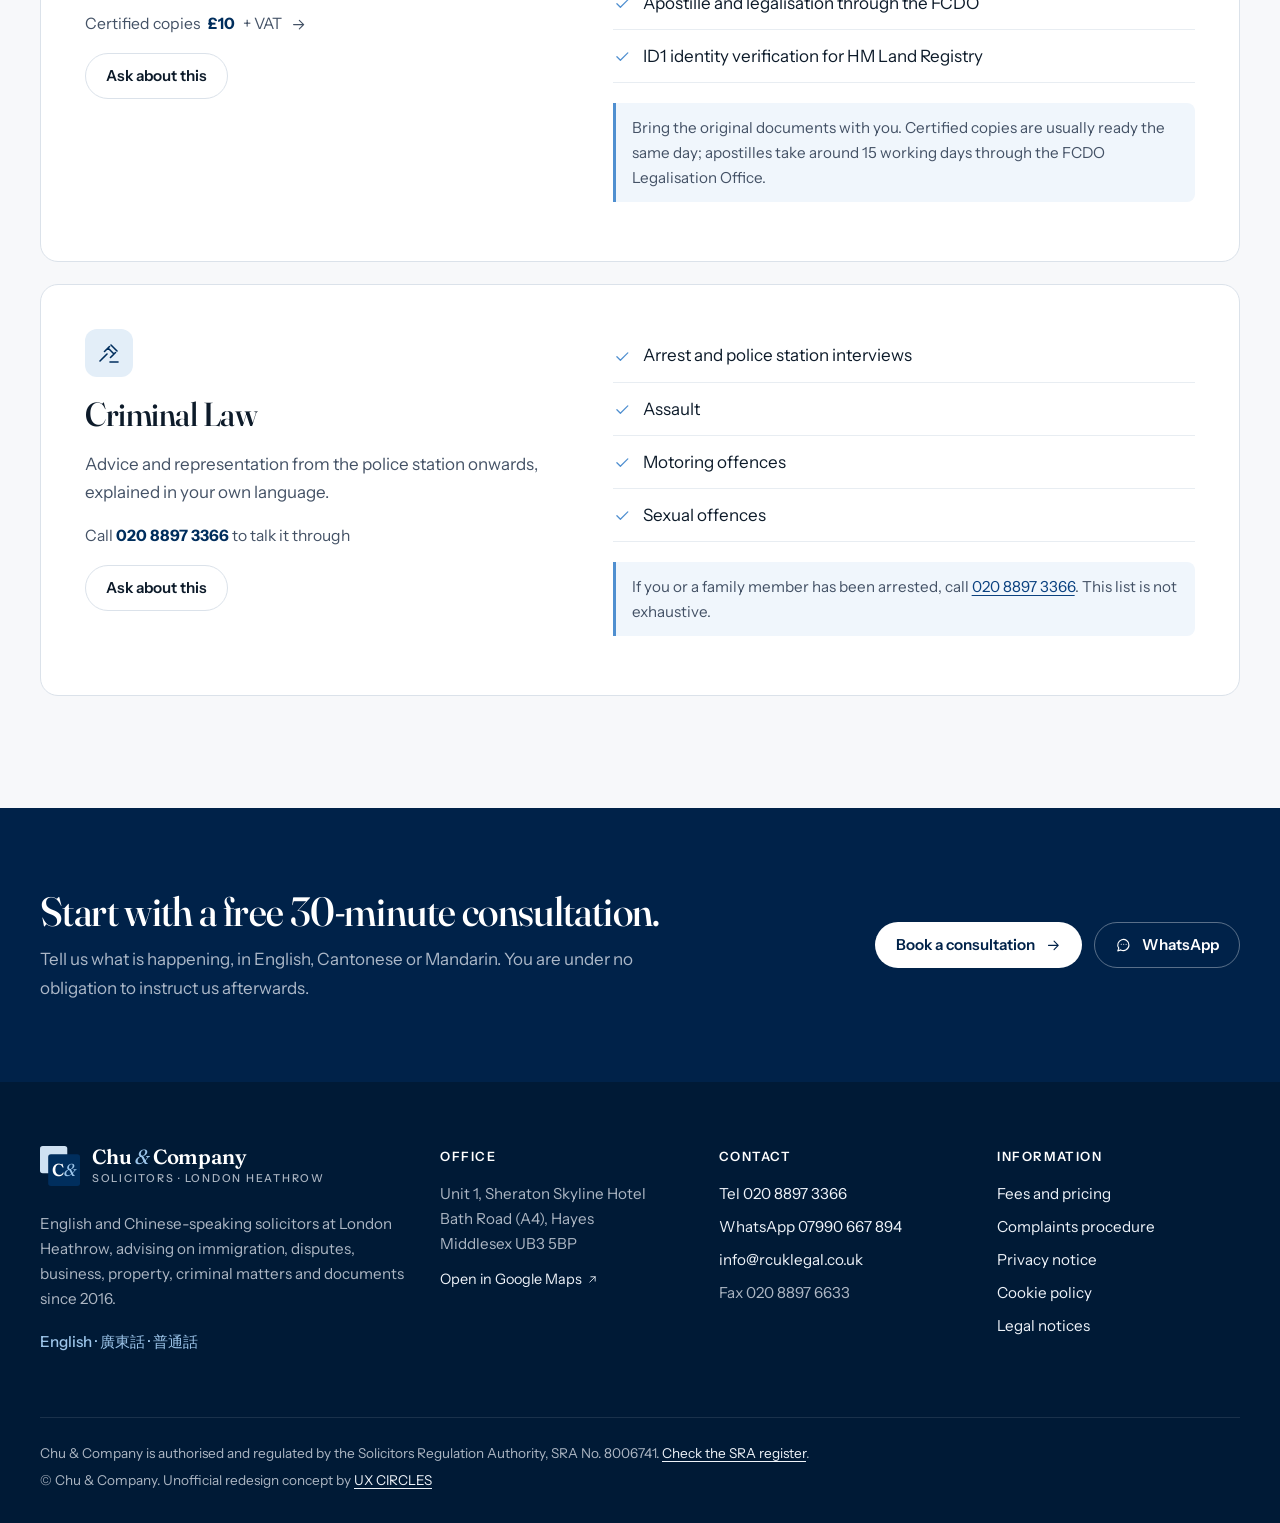
<file: services.html>
<!doctype html>
<html lang="en-GB" class="no-js">
<head>
<meta charset="utf-8">
<meta name="viewport" content="width=device-width, initial-scale=1">
<title>Services | Chu &amp; Company Solicitors</title>
<meta name="description" content="Immigration and BN(O) visas, litigation and debt recovery, corporate and commercial, property, criminal law and document certification at London Heathrow.">
<meta property="og:title" content="Services | Chu &amp; Company Solicitors">
<meta property="og:description" content="Immigration and BN(O) visas, litigation and debt recovery, corporate and commercial, property, criminal law and document certification at London Heathrow.">
<meta name="robots" content="noindex, nofollow">
<meta name="theme-color" content="#002e5d">
<link rel="alternate" hreflang="en-GB" href="services.html">
<link rel="alternate" hreflang="zh-Hant" href="zh/services.html">
<link rel="icon" href="assets/img/favicon.svg" type="image/svg+xml">
<link rel="preconnect" href="https://fonts.googleapis.com">
<link rel="preconnect" href="https://fonts.gstatic.com" crossorigin>
<link rel="stylesheet" href="https://fonts.googleapis.com/css2?family=Fraunces:ital,opsz,wght@0,9..144,400;0,9..144,500;0,9..144,600;1,9..144,400&family=Instrument+Sans:wght@400;500;600&display=swap">
<link rel="stylesheet" href="assets/css/style.css">
</head>
<body class="lang-en">
<a class="skip" href="#main">Skip to content</a>
<div class="concept-bar" role="note">
  <div class="container concept-inner">
    <p><span class="concept-tag">Concept</span><span class="concept-long">Concept redesign. Not the <a href="https://www.rcuklegal.co.uk/" target="_blank" rel="noopener">official Chu &amp; Company website</a>.</span></p>
    <a href="https://ux-circles.com/professionals" target="_blank" rel="noopener"><span class="concept-by">Designed by </span><strong>UX CIRCLES</strong> <svg class="ic-ext" viewBox="0 0 24 24" fill="none" stroke="currentColor" stroke-width="1.6" stroke-linecap="round" stroke-linejoin="round" aria-hidden="true"><path d="M7 17 17 7M9 7h8v8"/></svg></a>
  </div>
</div>
<header class="site-header">
  <div class="container header-inner">
    <a class="brand" href="index.html" aria-label="Chu &amp; Company Solicitors, home"><svg class="brand-mark" viewBox="0 0 44 44" aria-hidden="true"><rect x="0" y="0" width="30" height="30" rx="3" fill="#cfe1f2"/><rect x="9" y="9" width="35" height="35" rx="3" fill="#002e5d"/><text x="26.5" y="33" text-anchor="middle" font-family="Fraunces, Georgia, serif" font-size="19" font-weight="600" fill="#ffffff">C<tspan fill="#9cc5ea" font-style="italic" font-weight="400">&amp;</tspan></text></svg><span class="brand-text"><span class="brand-name" lang="en">Chu <span>&amp;</span> Company</span><span class="brand-sub">Solicitors · London Heathrow</span></span></a>
    <nav class="nav" id="site-nav" aria-label="Main">
      <a href="services.html" aria-current="page">Services</a>
      <a href="bno-visa.html">BN(O) visa</a>
      <a href="fees.html">Fees</a>
      <a href="about.html">About us</a>
      <a href="contact.html">Contact</a>
      <div class="nav-extra">
        <a class="nav-phone" href="tel:+442088973366"><svg class="ic" viewBox="0 0 24 24" fill="none" stroke="currentColor" stroke-width="1.6" stroke-linecap="round" stroke-linejoin="round" aria-hidden="true"><path d="M22 16.9v3a2 2 0 0 1-2.2 2 19.8 19.8 0 0 1-8.6-3.1 19.5 19.5 0 0 1-6-6A19.8 19.8 0 0 1 2.1 4.2 2 2 0 0 1 4.1 2h3a2 2 0 0 1 2 1.7c.1.9.4 1.8.7 2.7a2 2 0 0 1-.5 2.1L8 9.8a16 16 0 0 0 6 6l1.3-1.3a2 2 0 0 1 2.1-.4c.9.3 1.8.6 2.7.7a2 2 0 0 1 1.7 2z"/></svg><span>020 8897 3366</span></a>
        <a class="btn btn-primary" href="contact.html#enquiry">Free consultation</a>
      </div>
    </nav>
    <div class="header-tools">
      <div class="lang-switch" aria-label="Language"><a href="services.html" lang="en-GB" hreflang="en-GB" aria-current="true">EN</a><a href="zh/services.html" lang="zh-Hant" hreflang="zh-Hant">中文</a></div>
      <button class="nav-toggle" type="button" aria-expanded="false" aria-controls="site-nav" aria-label="Menu"><svg class="ic-open" viewBox="0 0 24 24" fill="none" stroke="currentColor" stroke-width="1.6" stroke-linecap="round" stroke-linejoin="round" aria-hidden="true"><path d="M4 7h16M4 12h16M4 17h16"/></svg><svg class="ic-close" viewBox="0 0 24 24" fill="none" stroke="currentColor" stroke-width="1.6" stroke-linecap="round" stroke-linejoin="round" aria-hidden="true"><path d="M6 6l12 12M18 6 6 18"/></svg></button>
    </div>
  </div>
</header>
<main id="main">

<section class="page-head">
  <div class="container">
    <p class="crumbs"><a href="index.html">Home</a> <span aria-hidden="true">/</span> Services</p>
    <p class="eyebrow">Services</p>
    <h1>Legal help for private clients and businesses.</h1>
    <p class="lede">Immigration, disputes, business, property, criminal matters and documents, handled by a bilingual team regulated by the SRA.</p><nav class="jump" aria-label="On this page"><a href="#immigration">Immigration</a><a href="#litigation">Litigation &amp; Dispute Resolution</a><a href="#corporate">Corporate &amp; Commercial</a><a href="#property">Property</a><a href="#documents">Documents &amp; Certification</a><a href="#criminal">Criminal Law</a></nav>
  </div>
</section>
<section class="section">
  <div class="container svc-list">
    <article class="svc reveal" id="immigration">
      <div class="svc-side">
        <span class="area-ic"><svg class="ic" viewBox="0 0 24 24" fill="none" stroke="currentColor" stroke-width="1.6" stroke-linecap="round" stroke-linejoin="round" aria-hidden="true"><rect x="5" y="3" width="14" height="18" rx="2"/><circle cx="12" cy="10" r="3"/><path d="M9 16.5h6"/></svg></span>
        <h2>Immigration</h2>
        <p>Visas, settlement and British citizenship, for individuals, families and businesses sponsoring staff.</p>
        <p class="svc-price"><a href="fees.html#immigration">Fixed fees from <strong>£800</strong> + VAT <svg class="ic" viewBox="0 0 24 24" fill="none" stroke="currentColor" stroke-width="1.6" stroke-linecap="round" stroke-linejoin="round" aria-hidden="true"><path d="M5 12h14M13 6l6 6-6 6"/></svg></a></p>
        <a class="btn btn-ghost" href="contact.html?matter=immigration#enquiry">Ask about this</a>
      </div>
      <div class="svc-main">
        <ul class="ticks"><li><svg class="ic" viewBox="0 0 24 24" fill="none" stroke="currentColor" stroke-width="1.6" stroke-linecap="round" stroke-linejoin="round" aria-hidden="true"><path d="m5 12.5 4.5 4.5L19 7.5"/></svg><span>BN(O) visa for Hong Kong families</span></li><li><svg class="ic" viewBox="0 0 24 24" fill="none" stroke="currentColor" stroke-width="1.6" stroke-linecap="round" stroke-linejoin="round" aria-hidden="true"><path d="m5 12.5 4.5 4.5L19 7.5"/></svg><span>Spouse, partner and family visas</span></li><li><svg class="ic" viewBox="0 0 24 24" fill="none" stroke="currentColor" stroke-width="1.6" stroke-linecap="round" stroke-linejoin="round" aria-hidden="true"><path d="m5 12.5 4.5 4.5L19 7.5"/></svg><span>Indefinite Leave to Remain</span></li><li><svg class="ic" viewBox="0 0 24 24" fill="none" stroke="currentColor" stroke-width="1.6" stroke-linecap="round" stroke-linejoin="round" aria-hidden="true"><path d="m5 12.5 4.5 4.5L19 7.5"/></svg><span>British citizenship (naturalisation and registration)</span></li><li><svg class="ic" viewBox="0 0 24 24" fill="none" stroke="currentColor" stroke-width="1.6" stroke-linecap="round" stroke-linejoin="round" aria-hidden="true"><path d="m5 12.5 4.5 4.5L19 7.5"/></svg><span>Skilled Worker visas and sponsor licences</span></li><li><svg class="ic" viewBox="0 0 24 24" fill="none" stroke="currentColor" stroke-width="1.6" stroke-linecap="round" stroke-linejoin="round" aria-hidden="true"><path d="m5 12.5 4.5 4.5L19 7.5"/></svg><span>Business routes: innovator, start-up and overseas business representative</span></li><li><svg class="ic" viewBox="0 0 24 24" fill="none" stroke="currentColor" stroke-width="1.6" stroke-linecap="round" stroke-linejoin="round" aria-hidden="true"><path d="m5 12.5 4.5 4.5L19 7.5"/></svg><span>Student, Youth Mobility and visitor visas</span></li></ul>
        <div class="promise">
          <h3 class="promise-h">What you get from our immigration team</h3>
          <ul class="promise-list"><li><h4>Strategy and planning</h4><p>We review each case to find the best visa route and give you clear, complete advice.</p></li><li><h4>Confidentiality</h4><p>Information about you and your income is handled strictly and kept private.</p></li><li><h4>Meet where it suits you</h4><p>At our office, or at your private office, home or members’ club.</p></li><li><h4>Joined-up advice</h4><p>We work with your financial and tax advisers so the visa, investments and tax position fit together.</p></li><li><h4>After the visa</h4><p>We can keep managing the visa side of things alongside your bankers and advisers.</p></li><li><h4>Fits around your life</h4><p>A planned timetable so the application causes as little disruption as possible.</p></li></ul>
          <a class="text-link" href="bno-visa.html">Read our BN(O) visa guide <svg class="ic" viewBox="0 0 24 24" fill="none" stroke="currentColor" stroke-width="1.6" stroke-linecap="round" stroke-linejoin="round" aria-hidden="true"><path d="M5 12h14M13 6l6 6-6 6"/></svg></a>
        </div>
      </div>
    </article>
    <article class="svc reveal" id="litigation">
      <div class="svc-side">
        <span class="area-ic"><svg class="ic" viewBox="0 0 24 24" fill="none" stroke="currentColor" stroke-width="1.6" stroke-linecap="round" stroke-linejoin="round" aria-hidden="true"><path d="M12 4v16M7 20h10M5 7h14"/><path d="m5 7-3 6a3 3 0 0 0 6 0zM19 7l-3 6a3 3 0 0 0 6 0z"/></svg></span>
        <h2>Litigation &amp; Dispute Resolution</h2>
        <p>Getting money back and settling disputes, from small claims and unpaid invoices to court proceedings and arbitration.</p>
        <p class="svc-price"><a href="fees.html#debt">Debt recovery from <strong>£350</strong> + VAT <svg class="ic" viewBox="0 0 24 24" fill="none" stroke="currentColor" stroke-width="1.6" stroke-linecap="round" stroke-linejoin="round" aria-hidden="true"><path d="M5 12h14M13 6l6 6-6 6"/></svg></a></p>
        <a class="btn btn-ghost" href="contact.html?matter=litigation#enquiry">Ask about this</a>
      </div>
      <div class="svc-main">
        <ul class="ticks"><li><svg class="ic" viewBox="0 0 24 24" fill="none" stroke="currentColor" stroke-width="1.6" stroke-linecap="round" stroke-linejoin="round" aria-hidden="true"><path d="m5 12.5 4.5 4.5L19 7.5"/></svg><span>Small claims</span></li><li><svg class="ic" viewBox="0 0 24 24" fill="none" stroke="currentColor" stroke-width="1.6" stroke-linecap="round" stroke-linejoin="round" aria-hidden="true"><path d="m5 12.5 4.5 4.5L19 7.5"/></svg><span>Civil litigation</span></li><li><svg class="ic" viewBox="0 0 24 24" fill="none" stroke="currentColor" stroke-width="1.6" stroke-linecap="round" stroke-linejoin="round" aria-hidden="true"><path d="m5 12.5 4.5 4.5L19 7.5"/></svg><span>Property litigation</span></li><li><svg class="ic" viewBox="0 0 24 24" fill="none" stroke="currentColor" stroke-width="1.6" stroke-linecap="round" stroke-linejoin="round" aria-hidden="true"><path d="m5 12.5 4.5 4.5L19 7.5"/></svg><span>Arbitration</span></li><li><svg class="ic" viewBox="0 0 24 24" fill="none" stroke="currentColor" stroke-width="1.6" stroke-linecap="round" stroke-linejoin="round" aria-hidden="true"><path d="m5 12.5 4.5 4.5L19 7.5"/></svg><span>Debt recovery and collection</span></li></ul>
      </div>
    </article>
    <article class="svc reveal" id="corporate">
      <div class="svc-side">
        <span class="area-ic"><svg class="ic" viewBox="0 0 24 24" fill="none" stroke="currentColor" stroke-width="1.6" stroke-linecap="round" stroke-linejoin="round" aria-hidden="true"><rect x="4" y="3" width="11" height="18" rx="1"/><path d="M15 9h5v12h-5M8 7h3M8 11h3M8 15h3"/></svg></span>
        <h2>Corporate &amp; Commercial</h2>
        <p>Setting up, expanding or restructuring a business, with practical, commercially focused advice for companies of every size.</p>
        <p class="svc-price"><a href="fees.html#rates">Quoted per matter after a free first consultation <svg class="ic" viewBox="0 0 24 24" fill="none" stroke="currentColor" stroke-width="1.6" stroke-linecap="round" stroke-linejoin="round" aria-hidden="true"><path d="M5 12h14M13 6l6 6-6 6"/></svg></a></p>
        <a class="btn btn-ghost" href="contact.html?matter=corporate#enquiry">Ask about this</a>
      </div>
      <div class="svc-main">
        <ul class="ticks"><li><svg class="ic" viewBox="0 0 24 24" fill="none" stroke="currentColor" stroke-width="1.6" stroke-linecap="round" stroke-linejoin="round" aria-hidden="true"><path d="m5 12.5 4.5 4.5L19 7.5"/></svg><span>Setting up a UK business from abroad</span></li><li><svg class="ic" viewBox="0 0 24 24" fill="none" stroke="currentColor" stroke-width="1.6" stroke-linecap="round" stroke-linejoin="round" aria-hidden="true"><path d="m5 12.5 4.5 4.5L19 7.5"/></svg><span>Partnerships, joint ventures and shareholders’ agreements</span></li><li><svg class="ic" viewBox="0 0 24 24" fill="none" stroke="currentColor" stroke-width="1.6" stroke-linecap="round" stroke-linejoin="round" aria-hidden="true"><path d="m5 12.5 4.5 4.5L19 7.5"/></svg><span>Commercial contracts and agency agreements</span></li><li><svg class="ic" viewBox="0 0 24 24" fill="none" stroke="currentColor" stroke-width="1.6" stroke-linecap="round" stroke-linejoin="round" aria-hidden="true"><path d="m5 12.5 4.5 4.5L19 7.5"/></svg><span>Private equity</span></li><li><svg class="ic" viewBox="0 0 24 24" fill="none" stroke="currentColor" stroke-width="1.6" stroke-linecap="round" stroke-linejoin="round" aria-hidden="true"><path d="m5 12.5 4.5 4.5L19 7.5"/></svg><span>Restructuring and insolvency</span></li><li><svg class="ic" viewBox="0 0 24 24" fill="none" stroke="currentColor" stroke-width="1.6" stroke-linecap="round" stroke-linejoin="round" aria-hidden="true"><path d="m5 12.5 4.5 4.5L19 7.5"/></svg><span>Commercial disputes and international business</span></li></ul>
      </div>
    </article>
    <article class="svc reveal" id="property">
      <div class="svc-side">
        <span class="area-ic"><svg class="ic" viewBox="0 0 24 24" fill="none" stroke="currentColor" stroke-width="1.6" stroke-linecap="round" stroke-linejoin="round" aria-hidden="true"><circle cx="8" cy="15" r="4"/><path d="m11 12 9-9M17 6l2 2M15 8l2 2"/></svg></span>
        <h2>Property</h2>
        <p>Commercial property leasing, and the sale and purchase of residential and commercial property.</p>
        <p class="svc-price"><a href="fees.html#conveyancing">Conveyancing from <strong>£1,150</strong> + VAT <svg class="ic" viewBox="0 0 24 24" fill="none" stroke="currentColor" stroke-width="1.6" stroke-linecap="round" stroke-linejoin="round" aria-hidden="true"><path d="M5 12h14M13 6l6 6-6 6"/></svg></a></p>
        <a class="btn btn-ghost" href="contact.html?matter=property#enquiry">Ask about this</a>
      </div>
      <div class="svc-main">
        <ul class="ticks"><li><svg class="ic" viewBox="0 0 24 24" fill="none" stroke="currentColor" stroke-width="1.6" stroke-linecap="round" stroke-linejoin="round" aria-hidden="true"><path d="m5 12.5 4.5 4.5L19 7.5"/></svg><span>Commercial leases for landlords and tenants</span></li><li><svg class="ic" viewBox="0 0 24 24" fill="none" stroke="currentColor" stroke-width="1.6" stroke-linecap="round" stroke-linejoin="round" aria-hidden="true"><path d="m5 12.5 4.5 4.5L19 7.5"/></svg><span>Freehold and leasehold sales and purchases</span></li><li><svg class="ic" viewBox="0 0 24 24" fill="none" stroke="currentColor" stroke-width="1.6" stroke-linecap="round" stroke-linejoin="round" aria-hidden="true"><path d="m5 12.5 4.5 4.5L19 7.5"/></svg><span>Stamp Duty and Land Registry</span></li></ul>
      </div>
    </article>
    <article class="svc reveal" id="documents">
      <div class="svc-side">
        <span class="area-ic"><svg class="ic" viewBox="0 0 24 24" fill="none" stroke="currentColor" stroke-width="1.6" stroke-linecap="round" stroke-linejoin="round" aria-hidden="true"><path d="M14 3H6a1 1 0 0 0-1 1v16a1 1 0 0 0 1 1h12a1 1 0 0 0 1-1V8z"/><path d="M14 3v5h5M8.5 13h7M8.5 17h5"/></svg></span>
        <h2>Documents &amp; Certification</h2>
        <p>Certified copies, oaths and declarations, powers of attorney and apostilles, usually handled the same day.</p>
        <p class="svc-price"><a href="fees.html#documents">Certified copies <strong>£10</strong> + VAT <svg class="ic" viewBox="0 0 24 24" fill="none" stroke="currentColor" stroke-width="1.6" stroke-linecap="round" stroke-linejoin="round" aria-hidden="true"><path d="M5 12h14M13 6l6 6-6 6"/></svg></a></p>
        <a class="btn btn-ghost" href="contact.html?matter=documents#enquiry">Ask about this</a>
      </div>
      <div class="svc-main">
        <ul class="ticks"><li><svg class="ic" viewBox="0 0 24 24" fill="none" stroke="currentColor" stroke-width="1.6" stroke-linecap="round" stroke-linejoin="round" aria-hidden="true"><path d="m5 12.5 4.5 4.5L19 7.5"/></svg><span>Certified true copies</span></li><li><svg class="ic" viewBox="0 0 24 24" fill="none" stroke="currentColor" stroke-width="1.6" stroke-linecap="round" stroke-linejoin="round" aria-hidden="true"><path d="m5 12.5 4.5 4.5L19 7.5"/></svg><span>Oaths, affirmations and statutory declarations</span></li><li><svg class="ic" viewBox="0 0 24 24" fill="none" stroke="currentColor" stroke-width="1.6" stroke-linecap="round" stroke-linejoin="round" aria-hidden="true"><path d="m5 12.5 4.5 4.5L19 7.5"/></svg><span>Power of Attorney and Lasting Power of Attorney</span></li><li><svg class="ic" viewBox="0 0 24 24" fill="none" stroke="currentColor" stroke-width="1.6" stroke-linecap="round" stroke-linejoin="round" aria-hidden="true"><path d="m5 12.5 4.5 4.5L19 7.5"/></svg><span>Apostille and legalisation through the FCDO</span></li><li><svg class="ic" viewBox="0 0 24 24" fill="none" stroke="currentColor" stroke-width="1.6" stroke-linecap="round" stroke-linejoin="round" aria-hidden="true"><path d="m5 12.5 4.5 4.5L19 7.5"/></svg><span>ID1 identity verification for HM Land Registry</span></li></ul>
        <p class="note">Bring the original documents with you. Certified copies are usually ready the same day; apostilles take around 15 working days through the FCDO Legalisation Office.</p>
      </div>
    </article>
    <article class="svc reveal" id="criminal">
      <div class="svc-side">
        <span class="area-ic"><svg class="ic" viewBox="0 0 24 24" fill="none" stroke="currentColor" stroke-width="1.6" stroke-linecap="round" stroke-linejoin="round" aria-hidden="true"><path d="m14 4 6 6M11 7l6 6M12.5 5.5l-5 5M18.5 11.5l-5 5"/><path d="M10 13 3 20"/><path d="M13 21h8"/></svg></span>
        <h2>Criminal Law</h2>
        <p>Advice and representation from the police station onwards, explained in your own language.</p>
        <p class="svc-price"><span>Call <strong>020 8897 3366</strong> to talk it through</span></p>
        <a class="btn btn-ghost" href="contact.html?matter=criminal#enquiry">Ask about this</a>
      </div>
      <div class="svc-main">
        <ul class="ticks"><li><svg class="ic" viewBox="0 0 24 24" fill="none" stroke="currentColor" stroke-width="1.6" stroke-linecap="round" stroke-linejoin="round" aria-hidden="true"><path d="m5 12.5 4.5 4.5L19 7.5"/></svg><span>Arrest and police station interviews</span></li><li><svg class="ic" viewBox="0 0 24 24" fill="none" stroke="currentColor" stroke-width="1.6" stroke-linecap="round" stroke-linejoin="round" aria-hidden="true"><path d="m5 12.5 4.5 4.5L19 7.5"/></svg><span>Assault</span></li><li><svg class="ic" viewBox="0 0 24 24" fill="none" stroke="currentColor" stroke-width="1.6" stroke-linecap="round" stroke-linejoin="round" aria-hidden="true"><path d="m5 12.5 4.5 4.5L19 7.5"/></svg><span>Motoring offences</span></li><li><svg class="ic" viewBox="0 0 24 24" fill="none" stroke="currentColor" stroke-width="1.6" stroke-linecap="round" stroke-linejoin="round" aria-hidden="true"><path d="m5 12.5 4.5 4.5L19 7.5"/></svg><span>Sexual offences</span></li></ul>
        <p class="note">If you or a family member has been arrested, call <a href="tel:+442088973366">020 8897 3366</a>. This list is not exhaustive.</p>
      </div>
    </article>
  </div>
</section>
<section class="cta-band">
  <div class="container cta-inner">
    <div>
      <h2>Start with a free 30-minute consultation.</h2>
      <p>Tell us what is happening, in English, Cantonese or Mandarin. You are under no obligation to instruct us afterwards.</p>
    </div>
    <div class="cta-actions">
      <a class="btn btn-light" href="contact.html#enquiry">Book a consultation <svg class="ic" viewBox="0 0 24 24" fill="none" stroke="currentColor" stroke-width="1.6" stroke-linecap="round" stroke-linejoin="round" aria-hidden="true"><path d="M5 12h14M13 6l6 6-6 6"/></svg></a>
      <a class="btn btn-outline-light" href="https://wa.me/447990667894" target="_blank" rel="noopener"><svg class="ic" viewBox="0 0 24 24" fill="none" stroke="currentColor" stroke-width="1.6" stroke-linecap="round" stroke-linejoin="round" aria-hidden="true"><path d="M20 11.5a8 8 0 0 1-11.8 7L4 20l1.4-4A8 8 0 1 1 20 11.5z"/><path d="M9 10.5h.01M12.5 10.5h.01M16 10.5h.01"/></svg> WhatsApp</a>
    </div>
  </div>
</section>

</main>
<footer class="site-footer">
  <div class="container">
    <div class="footer-grid">
      <div class="footer-about">
        <a class="brand" href="index.html" aria-label="Chu &amp; Company Solicitors, home"><svg class="brand-mark" viewBox="0 0 44 44" aria-hidden="true"><rect x="0" y="0" width="30" height="30" rx="3" fill="#cfe1f2"/><rect x="9" y="9" width="35" height="35" rx="3" fill="#002e5d"/><text x="26.5" y="33" text-anchor="middle" font-family="Fraunces, Georgia, serif" font-size="19" font-weight="600" fill="#ffffff">C<tspan fill="#9cc5ea" font-style="italic" font-weight="400">&amp;</tspan></text></svg><span class="brand-text"><span class="brand-name" lang="en">Chu <span>&amp;</span> Company</span><span class="brand-sub">Solicitors · London Heathrow</span></span></a>
        <p>English and Chinese-speaking solicitors at London Heathrow, advising on immigration, disputes, business, property, criminal matters and documents since 2016.</p>
        <p class="footer-langs">English · 廣東話 · 普通話</p>
      </div>
      <div>
        <p class="footer-h">Office</p>
        <address>Unit 1, Sheraton Skyline Hotel<br>Bath Road (A4), Hayes<br>Middlesex UB3 5BP</address>
        <a class="footer-map" href="https://www.google.com/maps/search/?api=1&query=Sheraton+Skyline+Hotel+Bath+Road+Hayes+UB3+5BP" target="_blank" rel="noopener">Open in Google Maps <svg class="ic-ext" viewBox="0 0 24 24" fill="none" stroke="currentColor" stroke-width="1.6" stroke-linecap="round" stroke-linejoin="round" aria-hidden="true"><path d="M7 17 17 7M9 7h8v8"/></svg></a>
      </div>
      <div>
        <p class="footer-h">Contact</p>
        <ul>
          <li><a href="tel:+442088973366">Tel 020 8897 3366</a></li>
          <li><a href="https://wa.me/447990667894" target="_blank" rel="noopener">WhatsApp 07990 667 894</a></li>
          <li><a href="mailto:info@rcuklegal.co.uk">info@rcuklegal.co.uk</a></li>
          <li><span class="muted">Fax 020 8897 6633</span></li>
        </ul>
      </div>
      <div>
        <p class="footer-h">Information</p>
        <ul>
          <li><a href="fees.html">Fees and pricing</a></li>
          <li><a href="about.html#complaints">Complaints procedure</a></li>
          <li><a href="https://www.rcuklegal.co.uk/privacy-notice" target="_blank" rel="noopener">Privacy notice</a></li>
          <li><a href="https://www.rcuklegal.co.uk/cookies-policy" target="_blank" rel="noopener">Cookie policy</a></li>
          <li><a href="https://www.rcuklegal.co.uk/accessibility" target="_blank" rel="noopener">Legal notices</a></li>
        </ul>
      </div>
    </div>
    <div class="footer-legal">
      <p>Chu &amp; Company is authorised and regulated by the Solicitors Regulation Authority, SRA No. 8006741. <a href="https://www.sra.org.uk/consumers/register/" target="_blank" rel="noopener">Check the SRA register</a>.</p>
      <p>&copy; Chu &amp; Company. Unofficial redesign concept by <a href="https://ux-circles.com/professionals" target="_blank" rel="noopener">UX CIRCLES</a></p>
    </div>
  </div>
</footer>
<div class="mobile-cta">
  <a class="btn btn-ghost" href="tel:+442088973366"><svg class="ic" viewBox="0 0 24 24" fill="none" stroke="currentColor" stroke-width="1.6" stroke-linecap="round" stroke-linejoin="round" aria-hidden="true"><path d="M22 16.9v3a2 2 0 0 1-2.2 2 19.8 19.8 0 0 1-8.6-3.1 19.5 19.5 0 0 1-6-6A19.8 19.8 0 0 1 2.1 4.2 2 2 0 0 1 4.1 2h3a2 2 0 0 1 2 1.7c.1.9.4 1.8.7 2.7a2 2 0 0 1-.5 2.1L8 9.8a16 16 0 0 0 6 6l1.3-1.3a2 2 0 0 1 2.1-.4c.9.3 1.8.6 2.7.7a2 2 0 0 1 1.7 2z"/></svg> Call</a>
  <a class="btn btn-ghost" href="https://wa.me/447990667894" target="_blank" rel="noopener"><svg class="ic" viewBox="0 0 24 24" fill="none" stroke="currentColor" stroke-width="1.6" stroke-linecap="round" stroke-linejoin="round" aria-hidden="true"><path d="M20 11.5a8 8 0 0 1-11.8 7L4 20l1.4-4A8 8 0 1 1 20 11.5z"/><path d="M9 10.5h.01M12.5 10.5h.01M16 10.5h.01"/></svg> WhatsApp</a>
  <a class="btn btn-primary" href="contact.html#enquiry">Enquire</a>
</div>
<script src="assets/js/main.js"></script>
</body>
</html>
</file>
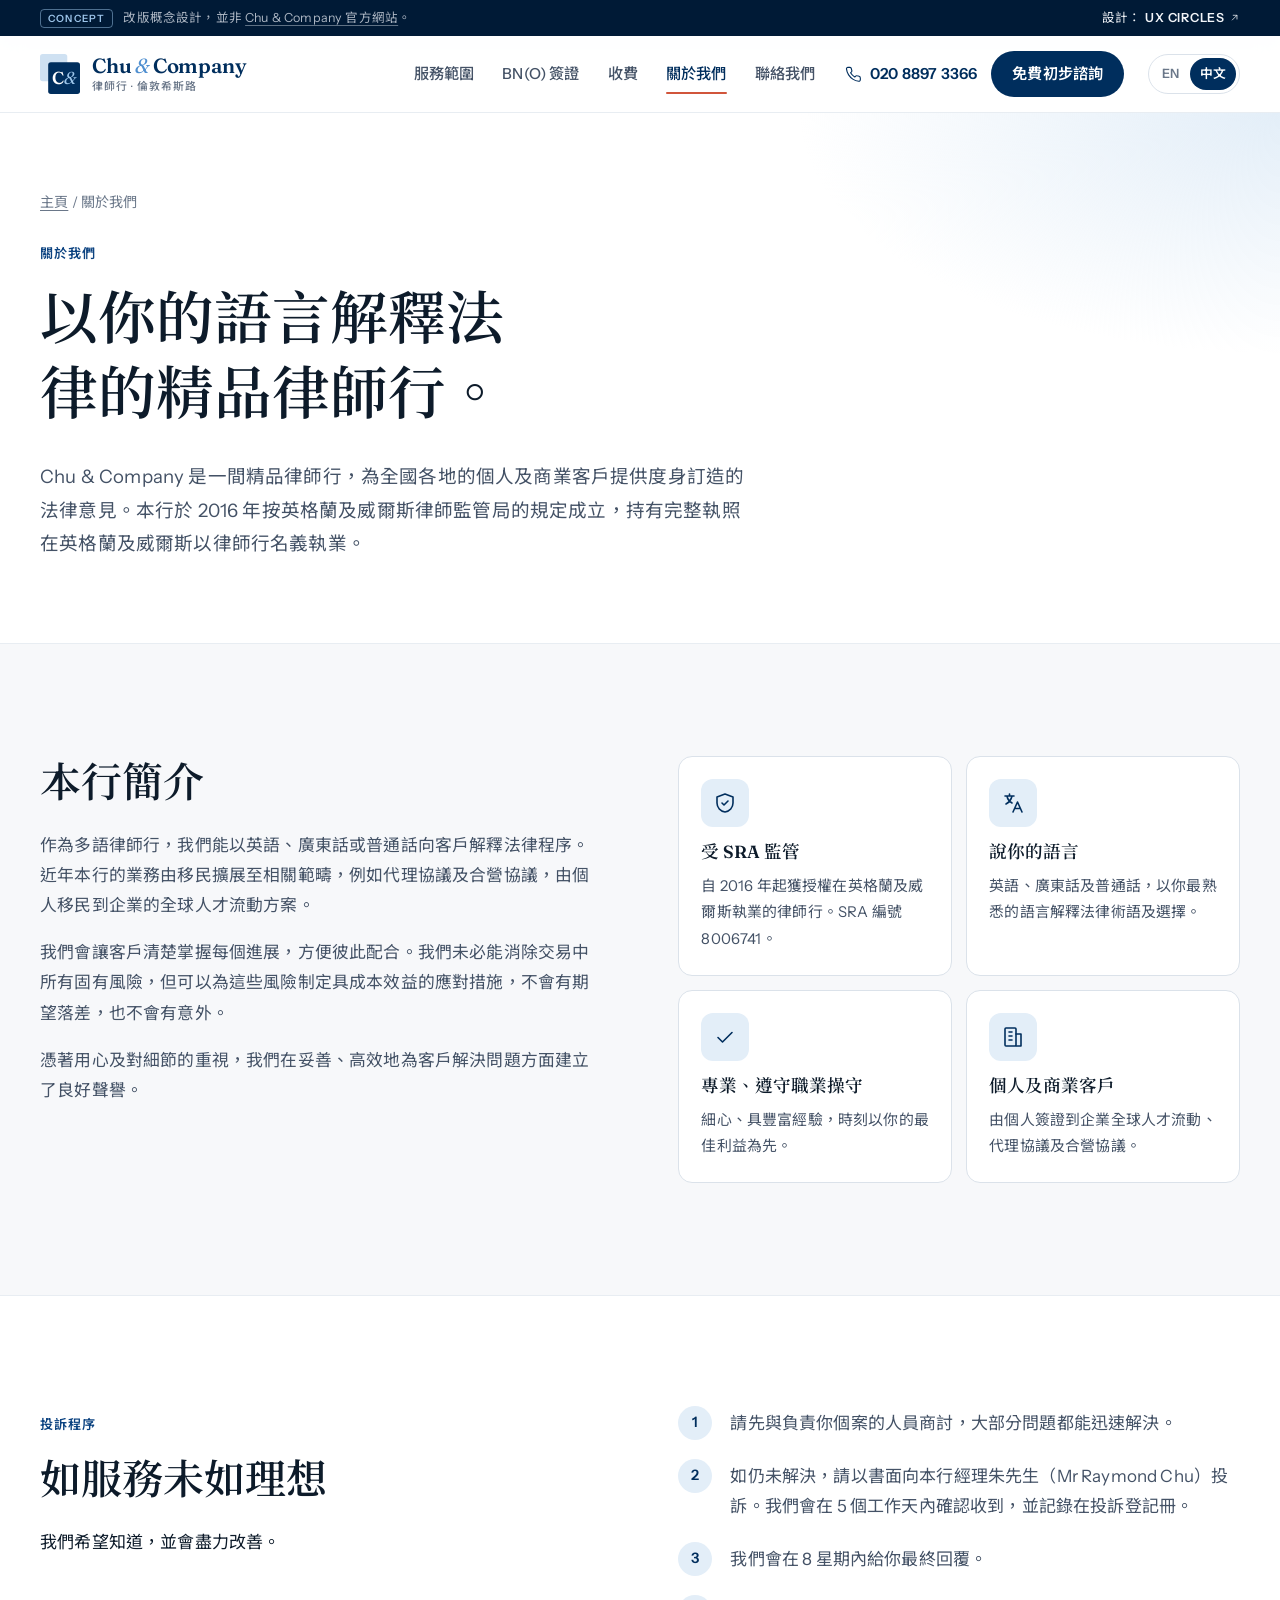
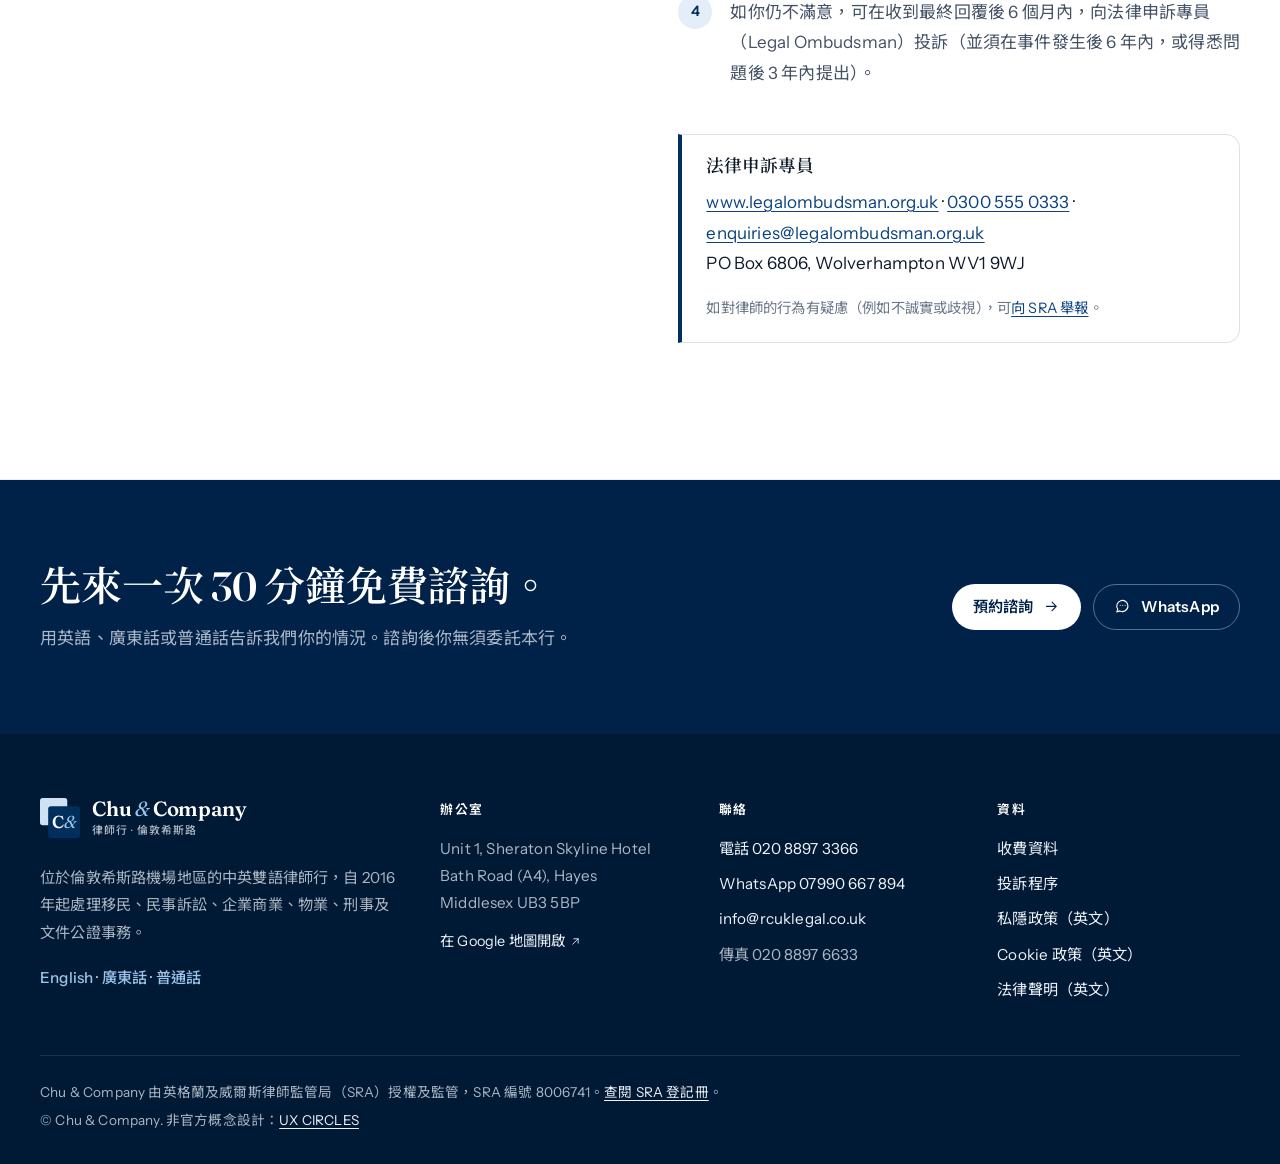
<file: zh/about.html>
<!doctype html>
<html lang="zh-Hant-HK" class="no-js">
<head>
<meta charset="utf-8">
<meta name="viewport" content="width=device-width, initial-scale=1">
<title>關於我們｜Chu &amp; Company 律師行</title>
<meta name="description" content="Chu & Company 是 2016 年成立、受 SRA 監管的精品律師行，提供英語、廣東話及普通話法律服務。">
<meta property="og:title" content="關於我們｜Chu &amp; Company 律師行">
<meta property="og:description" content="Chu & Company 是 2016 年成立、受 SRA 監管的精品律師行，提供英語、廣東話及普通話法律服務。">
<meta name="robots" content="noindex, nofollow">
<meta name="theme-color" content="#002e5d">
<link rel="alternate" hreflang="en-GB" href="../about.html">
<link rel="alternate" hreflang="zh-Hant" href="about.html">
<link rel="icon" href="../assets/img/favicon.svg" type="image/svg+xml">
<link rel="preconnect" href="https://fonts.googleapis.com">
<link rel="preconnect" href="https://fonts.gstatic.com" crossorigin>
<link rel="stylesheet" href="https://fonts.googleapis.com/css2?family=Fraunces:ital,opsz,wght@0,9..144,400;0,9..144,500;0,9..144,600;1,9..144,400&family=Instrument+Sans:wght@400;500;600&family=Noto+Sans+TC:wght@400;500;700&family=Noto+Serif+TC:wght@500;600&display=swap">
<link rel="stylesheet" href="../assets/css/style.css">
</head>
<body class="lang-zh">
<a class="skip" href="#main">跳到主要內容</a>
<div class="concept-bar" role="note">
  <div class="container concept-inner">
    <p><span class="concept-tag">Concept</span><span class="concept-long">改版概念設計，並非 <a href="https://www.rcuklegal.co.uk/" target="_blank" rel="noopener">Chu &amp; Company 官方網站</a>。</span></p>
    <a href="https://ux-circles.com/professionals" target="_blank" rel="noopener"><span class="concept-by">設計：</span><strong>UX CIRCLES</strong> <svg class="ic-ext" viewBox="0 0 24 24" fill="none" stroke="currentColor" stroke-width="1.6" stroke-linecap="round" stroke-linejoin="round" aria-hidden="true"><path d="M7 17 17 7M9 7h8v8"/></svg></a>
  </div>
</div>
<header class="site-header">
  <div class="container header-inner">
    <a class="brand" href="index.html" aria-label="Chu &amp; Company 律師行主頁"><svg class="brand-mark" viewBox="0 0 44 44" aria-hidden="true"><rect x="0" y="0" width="30" height="30" rx="3" fill="#cfe1f2"/><rect x="9" y="9" width="35" height="35" rx="3" fill="#002e5d"/><text x="26.5" y="33" text-anchor="middle" font-family="Fraunces, Georgia, serif" font-size="19" font-weight="600" fill="#ffffff">C<tspan fill="#9cc5ea" font-style="italic" font-weight="400">&amp;</tspan></text></svg><span class="brand-text"><span class="brand-name" lang="en">Chu <span>&amp;</span> Company</span><span class="brand-sub">律師行 · 倫敦希斯路</span></span></a>
    <nav class="nav" id="site-nav" aria-label="主選單">
      <a href="services.html">服務範圍</a>
      <a href="bno-visa.html">BN(O) 簽證</a>
      <a href="fees.html">收費</a>
      <a href="about.html" aria-current="page">關於我們</a>
      <a href="contact.html">聯絡我們</a>
      <div class="nav-extra">
        <a class="nav-phone" href="tel:+442088973366"><svg class="ic" viewBox="0 0 24 24" fill="none" stroke="currentColor" stroke-width="1.6" stroke-linecap="round" stroke-linejoin="round" aria-hidden="true"><path d="M22 16.9v3a2 2 0 0 1-2.2 2 19.8 19.8 0 0 1-8.6-3.1 19.5 19.5 0 0 1-6-6A19.8 19.8 0 0 1 2.1 4.2 2 2 0 0 1 4.1 2h3a2 2 0 0 1 2 1.7c.1.9.4 1.8.7 2.7a2 2 0 0 1-.5 2.1L8 9.8a16 16 0 0 0 6 6l1.3-1.3a2 2 0 0 1 2.1-.4c.9.3 1.8.6 2.7.7a2 2 0 0 1 1.7 2z"/></svg><span>020 8897 3366</span></a>
        <a class="btn btn-primary" href="contact.html#enquiry">免費初步諮詢</a>
      </div>
    </nav>
    <div class="header-tools">
      <div class="lang-switch" aria-label="語言"><a href="../about.html" lang="en-GB" hreflang="en-GB">EN</a><a href="about.html" lang="zh-Hant" hreflang="zh-Hant" aria-current="true">中文</a></div>
      <button class="nav-toggle" type="button" aria-expanded="false" aria-controls="site-nav" aria-label="選單"><svg class="ic-open" viewBox="0 0 24 24" fill="none" stroke="currentColor" stroke-width="1.6" stroke-linecap="round" stroke-linejoin="round" aria-hidden="true"><path d="M4 7h16M4 12h16M4 17h16"/></svg><svg class="ic-close" viewBox="0 0 24 24" fill="none" stroke="currentColor" stroke-width="1.6" stroke-linecap="round" stroke-linejoin="round" aria-hidden="true"><path d="M6 6l12 12M18 6 6 18"/></svg></button>
    </div>
  </div>
</header>
<main id="main">

<section class="page-head">
  <div class="container">
    <p class="crumbs"><a href="index.html">主頁</a> <span aria-hidden="true">/</span> 關於我們</p>
    <p class="eyebrow">關於我們</p>
    <h1>以你的語言解釋法律的精品律師行。</h1>
    <p class="lede">Chu &amp; Company 是一間精品律師行，為全國各地的個人及商業客戶提供度身訂造的法律意見。本行於 2016 年按英格蘭及威爾斯律師監管局的規定成立，持有完整執照在英格蘭及威爾斯以律師行名義執業。</p>
  </div>
</section>
<section class="section">
  <div class="container about-grid">
    <div class="prose">
      <h2>本行簡介</h2>
      <p>作為多語律師行，我們能以英語、廣東話或普通話向客戶解釋法律程序。近年本行的業務由移民擴展至相關範疇，例如代理協議及合營協議，由個人移民到企業的全球人才流動方案。</p>
      <p>我們會讓客戶清楚掌握每個進展，方便彼此配合。我們未必能消除交易中所有固有風險，但可以為這些風險制定具成本效益的應對措施，不會有期望落差，也不會有意外。</p>
      <p>憑著用心及對細節的重視，我們在妥善、高效地為客戶解決問題方面建立了良好聲譽。</p>
    </div>
    <div class="values"><div class="value reveal"><span class="area-ic"><svg class="ic" viewBox="0 0 24 24" fill="none" stroke="currentColor" stroke-width="1.6" stroke-linecap="round" stroke-linejoin="round" aria-hidden="true"><path d="M12 3 4 6v6c0 4.5 3.4 8.3 8 9 4.6-.7 8-4.5 8-9V6z"/><path d="m9 12 2 2 4-4"/></svg></span><h3>受 SRA 監管</h3><p>自 2016 年起獲授權在英格蘭及威爾斯執業的律師行。SRA 編號 8006741。</p></div><div class="value reveal"><span class="area-ic"><svg class="ic" viewBox="0 0 24 24" fill="none" stroke="currentColor" stroke-width="1.6" stroke-linecap="round" stroke-linejoin="round" aria-hidden="true"><path d="M4 5h9M8.5 3v2M6 5c.5 3 2.5 5.5 5 7M11 5c-.7 3.4-3 6.3-6 8"/><path d="m12 21 4.5-10 4.5 10M13.6 17.5h5.8"/></svg></span><h3>說你的語言</h3><p>英語、廣東話及普通話，以你最熟悉的語言解釋法律術語及選擇。</p></div><div class="value reveal"><span class="area-ic"><svg class="ic" viewBox="0 0 24 24" fill="none" stroke="currentColor" stroke-width="1.6" stroke-linecap="round" stroke-linejoin="round" aria-hidden="true"><path d="m5 12.5 4.5 4.5L19 7.5"/></svg></span><h3>專業、遵守職業操守</h3><p>細心、具豐富經驗，時刻以你的最佳利益為先。</p></div><div class="value reveal"><span class="area-ic"><svg class="ic" viewBox="0 0 24 24" fill="none" stroke="currentColor" stroke-width="1.6" stroke-linecap="round" stroke-linejoin="round" aria-hidden="true"><rect x="4" y="3" width="11" height="18" rx="1"/><path d="M15 9h5v12h-5M8 7h3M8 11h3M8 15h3"/></svg></span><h3>個人及商業客戶</h3><p>由個人簽證到企業全球人才流動、代理協議及合營協議。</p></div></div>
  </div>
</section>

<section class="section section-alt" id="complaints">
  <div class="container about-grid">
    <div>
      <p class="eyebrow">投訴程序</p>
      <h2>如服務未如理想</h2>
      <p>我們希望知道，並會盡力改善。</p>
    </div>
    <div>
      <ol class="numbered"><li>請先與負責你個案的人員商討，大部分問題都能迅速解決。</li><li>如仍未解決，請以書面向本行經理朱先生（Mr Raymond Chu）投訴。我們會在 5 個工作天內確認收到，並記錄在投訴登記冊。</li><li>我們會在 8 星期內給你最終回覆。</li><li>如你仍不滿意，可在收到最終回覆後 6 個月內，向法律申訴專員（Legal Ombudsman）投訴（並須在事件發生後 6 年內，或得悉問題後 3 年內提出）。</li></ol>
      <div class="callout">
        <h3>法律申訴專員</h3>
        <p><a href="https://www.legalombudsman.org.uk" target="_blank" rel="noopener">www.legalombudsman.org.uk</a> · <a href="tel:+443005550333">0300 555 0333</a> · <a href="mailto:enquiries@legalombudsman.org.uk">enquiries@legalombudsman.org.uk</a><br>PO Box 6806, Wolverhampton WV1 9WJ</p>
        <p class="small">如對律師的行為有疑慮（例如不誠實或歧視），可<a href="https://www.sra.org.uk/consumers/problems/report-solicitor/" target="_blank" rel="noopener">向 SRA 舉報</a>。</p>
      </div>
    </div>
  </div>
</section>
<section class="cta-band">
  <div class="container cta-inner">
    <div>
      <h2>先來一次 30 分鐘免費諮詢。</h2>
      <p>用英語、廣東話或普通話告訴我們你的情況。諮詢後你無須委託本行。</p>
    </div>
    <div class="cta-actions">
      <a class="btn btn-light" href="contact.html#enquiry">預約諮詢 <svg class="ic" viewBox="0 0 24 24" fill="none" stroke="currentColor" stroke-width="1.6" stroke-linecap="round" stroke-linejoin="round" aria-hidden="true"><path d="M5 12h14M13 6l6 6-6 6"/></svg></a>
      <a class="btn btn-outline-light" href="https://wa.me/447990667894" target="_blank" rel="noopener"><svg class="ic" viewBox="0 0 24 24" fill="none" stroke="currentColor" stroke-width="1.6" stroke-linecap="round" stroke-linejoin="round" aria-hidden="true"><path d="M20 11.5a8 8 0 0 1-11.8 7L4 20l1.4-4A8 8 0 1 1 20 11.5z"/><path d="M9 10.5h.01M12.5 10.5h.01M16 10.5h.01"/></svg> WhatsApp</a>
    </div>
  </div>
</section>

</main>
<footer class="site-footer">
  <div class="container">
    <div class="footer-grid">
      <div class="footer-about">
        <a class="brand" href="index.html" aria-label="Chu &amp; Company 律師行主頁"><svg class="brand-mark" viewBox="0 0 44 44" aria-hidden="true"><rect x="0" y="0" width="30" height="30" rx="3" fill="#cfe1f2"/><rect x="9" y="9" width="35" height="35" rx="3" fill="#002e5d"/><text x="26.5" y="33" text-anchor="middle" font-family="Fraunces, Georgia, serif" font-size="19" font-weight="600" fill="#ffffff">C<tspan fill="#9cc5ea" font-style="italic" font-weight="400">&amp;</tspan></text></svg><span class="brand-text"><span class="brand-name" lang="en">Chu <span>&amp;</span> Company</span><span class="brand-sub">律師行 · 倫敦希斯路</span></span></a>
        <p>位於倫敦希斯路機場地區的中英雙語律師行，自 2016 年起處理移民、民事訴訟、企業商業、物業、刑事及文件公證事務。</p>
        <p class="footer-langs">English · 廣東話 · 普通話</p>
      </div>
      <div>
        <p class="footer-h">辦公室</p>
        <address>Unit 1, Sheraton Skyline Hotel<br>Bath Road (A4), Hayes<br>Middlesex UB3 5BP</address>
        <a class="footer-map" href="https://www.google.com/maps/search/?api=1&query=Sheraton+Skyline+Hotel+Bath+Road+Hayes+UB3+5BP" target="_blank" rel="noopener">在 Google 地圖開啟 <svg class="ic-ext" viewBox="0 0 24 24" fill="none" stroke="currentColor" stroke-width="1.6" stroke-linecap="round" stroke-linejoin="round" aria-hidden="true"><path d="M7 17 17 7M9 7h8v8"/></svg></a>
      </div>
      <div>
        <p class="footer-h">聯絡</p>
        <ul>
          <li><a href="tel:+442088973366">電話 020 8897 3366</a></li>
          <li><a href="https://wa.me/447990667894" target="_blank" rel="noopener">WhatsApp 07990 667 894</a></li>
          <li><a href="mailto:info@rcuklegal.co.uk">info@rcuklegal.co.uk</a></li>
          <li><span class="muted">傳真 020 8897 6633</span></li>
        </ul>
      </div>
      <div>
        <p class="footer-h">資料</p>
        <ul>
          <li><a href="fees.html">收費資料</a></li>
          <li><a href="about.html#complaints">投訴程序</a></li>
          <li><a href="https://www.rcuklegal.co.uk/privacy-notice" target="_blank" rel="noopener">私隱政策（英文）</a></li>
          <li><a href="https://www.rcuklegal.co.uk/cookies-policy" target="_blank" rel="noopener">Cookie 政策（英文）</a></li>
          <li><a href="https://www.rcuklegal.co.uk/accessibility" target="_blank" rel="noopener">法律聲明（英文）</a></li>
        </ul>
      </div>
    </div>
    <div class="footer-legal">
      <p>Chu &amp; Company 由英格蘭及威爾斯律師監管局（SRA）授權及監管，SRA 編號 8006741。<a href="https://www.sra.org.uk/consumers/register/" target="_blank" rel="noopener">查閱 SRA 登記冊</a>。</p>
      <p>&copy; Chu &amp; Company. 非官方概念設計：<a href="https://ux-circles.com/professionals" target="_blank" rel="noopener">UX CIRCLES</a></p>
    </div>
  </div>
</footer>
<div class="mobile-cta">
  <a class="btn btn-ghost" href="tel:+442088973366"><svg class="ic" viewBox="0 0 24 24" fill="none" stroke="currentColor" stroke-width="1.6" stroke-linecap="round" stroke-linejoin="round" aria-hidden="true"><path d="M22 16.9v3a2 2 0 0 1-2.2 2 19.8 19.8 0 0 1-8.6-3.1 19.5 19.5 0 0 1-6-6A19.8 19.8 0 0 1 2.1 4.2 2 2 0 0 1 4.1 2h3a2 2 0 0 1 2 1.7c.1.9.4 1.8.7 2.7a2 2 0 0 1-.5 2.1L8 9.8a16 16 0 0 0 6 6l1.3-1.3a2 2 0 0 1 2.1-.4c.9.3 1.8.6 2.7.7a2 2 0 0 1 1.7 2z"/></svg> 致電</a>
  <a class="btn btn-ghost" href="https://wa.me/447990667894" target="_blank" rel="noopener"><svg class="ic" viewBox="0 0 24 24" fill="none" stroke="currentColor" stroke-width="1.6" stroke-linecap="round" stroke-linejoin="round" aria-hidden="true"><path d="M20 11.5a8 8 0 0 1-11.8 7L4 20l1.4-4A8 8 0 1 1 20 11.5z"/><path d="M9 10.5h.01M12.5 10.5h.01M16 10.5h.01"/></svg> WhatsApp</a>
  <a class="btn btn-primary" href="contact.html#enquiry">查詢</a>
</div>
<script src="../assets/js/main.js"></script>
</body>
</html>
</file>
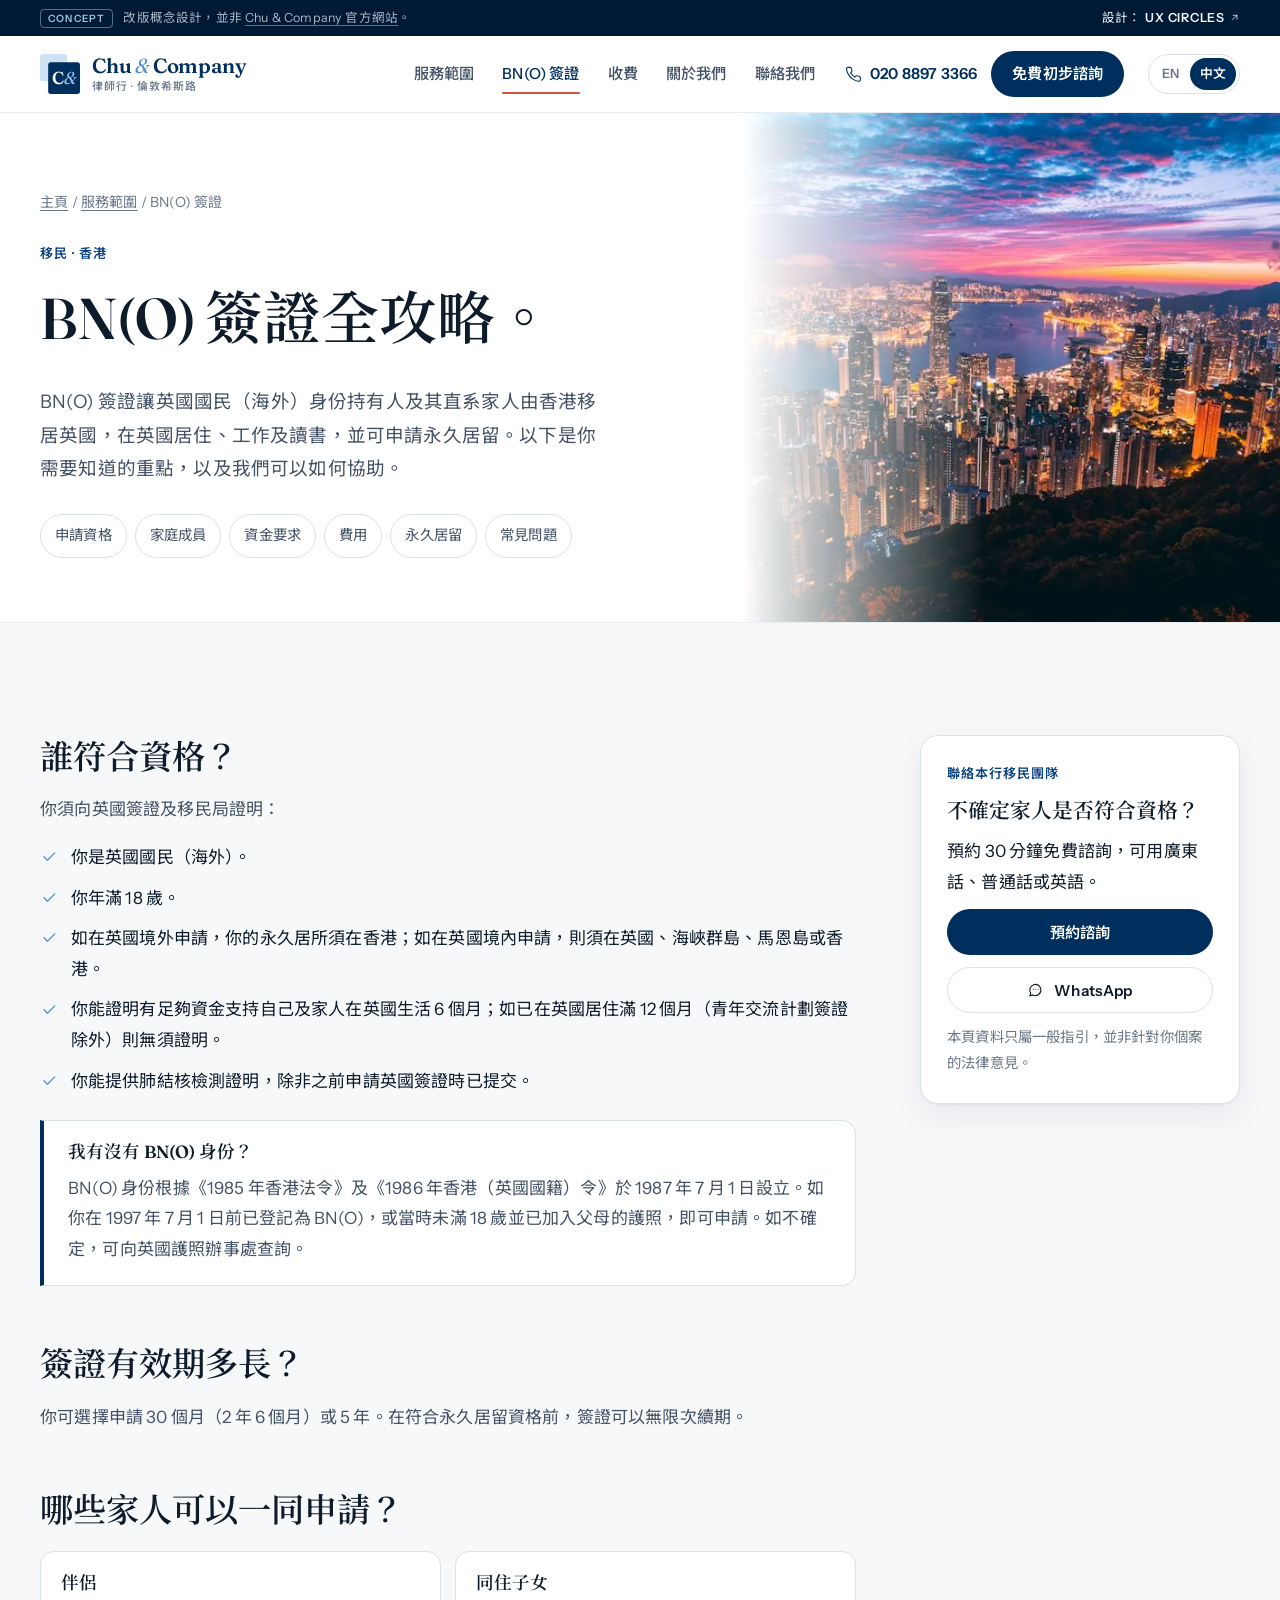
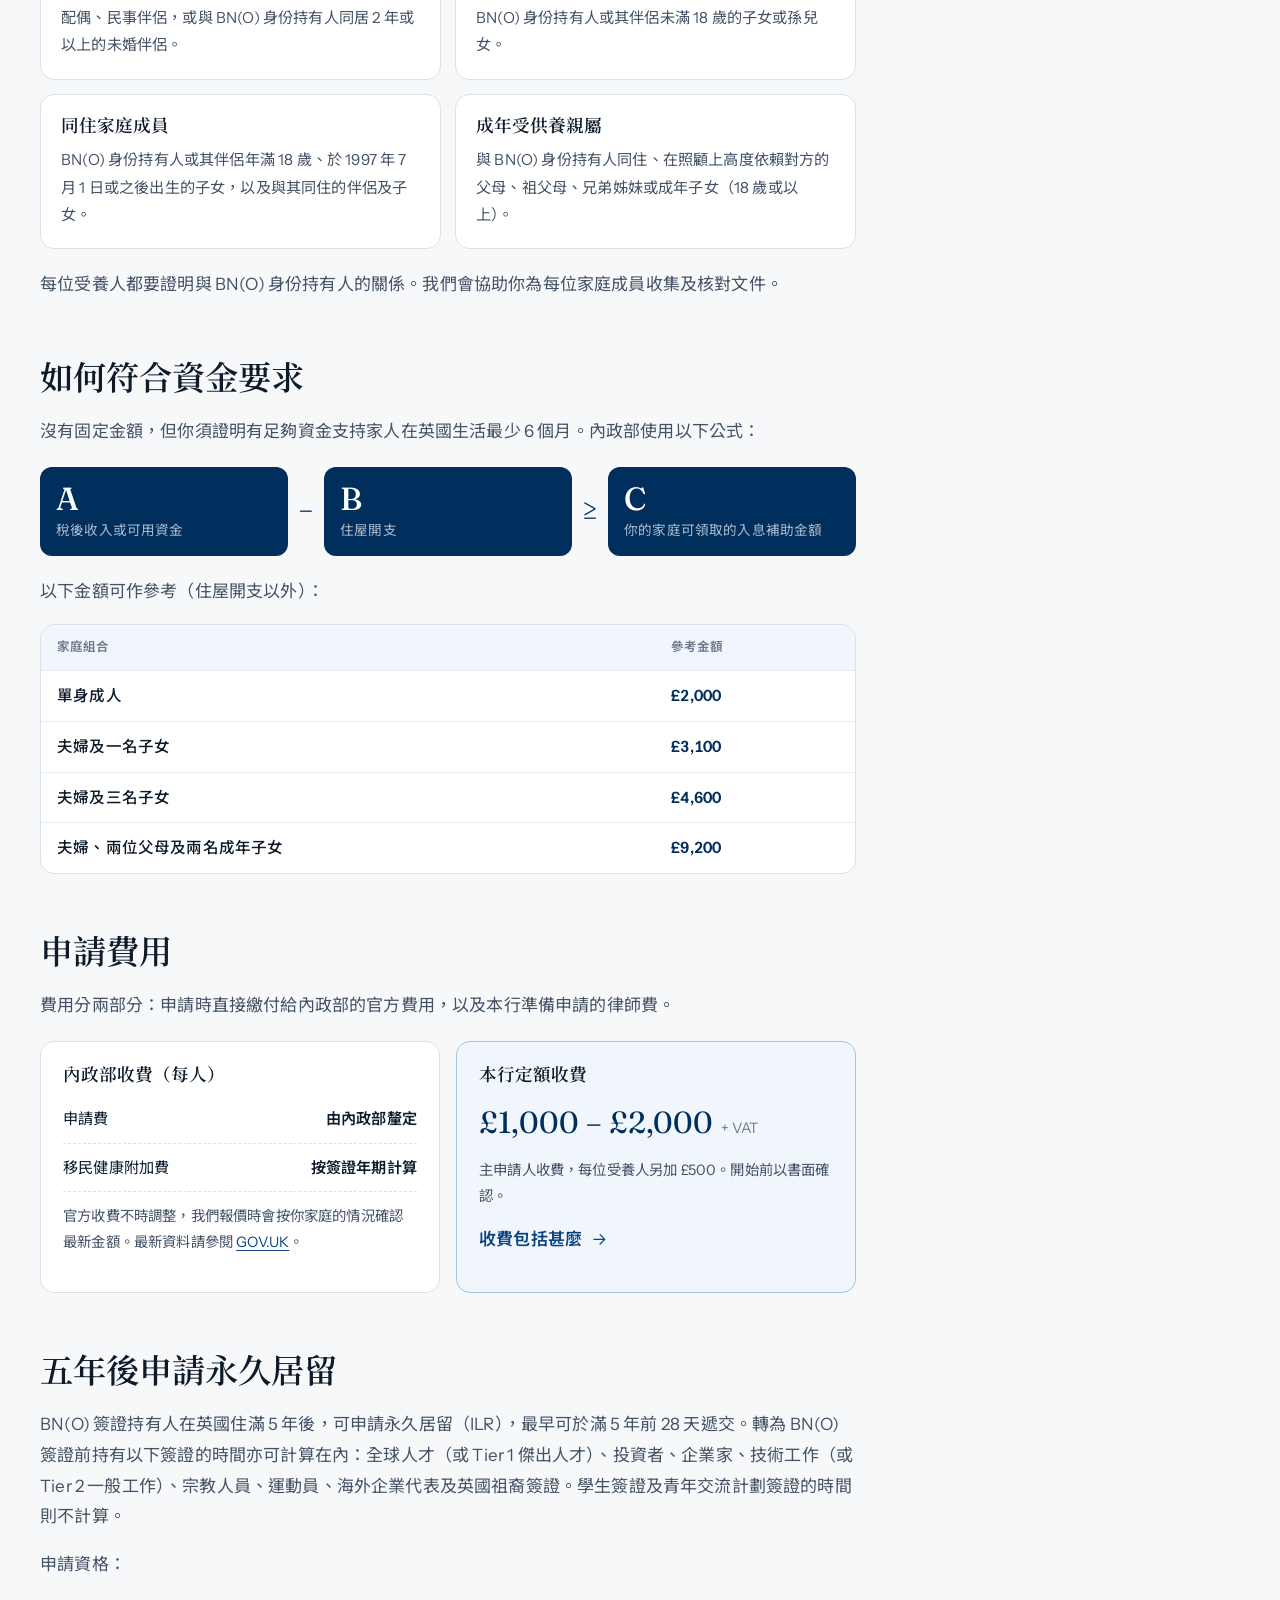
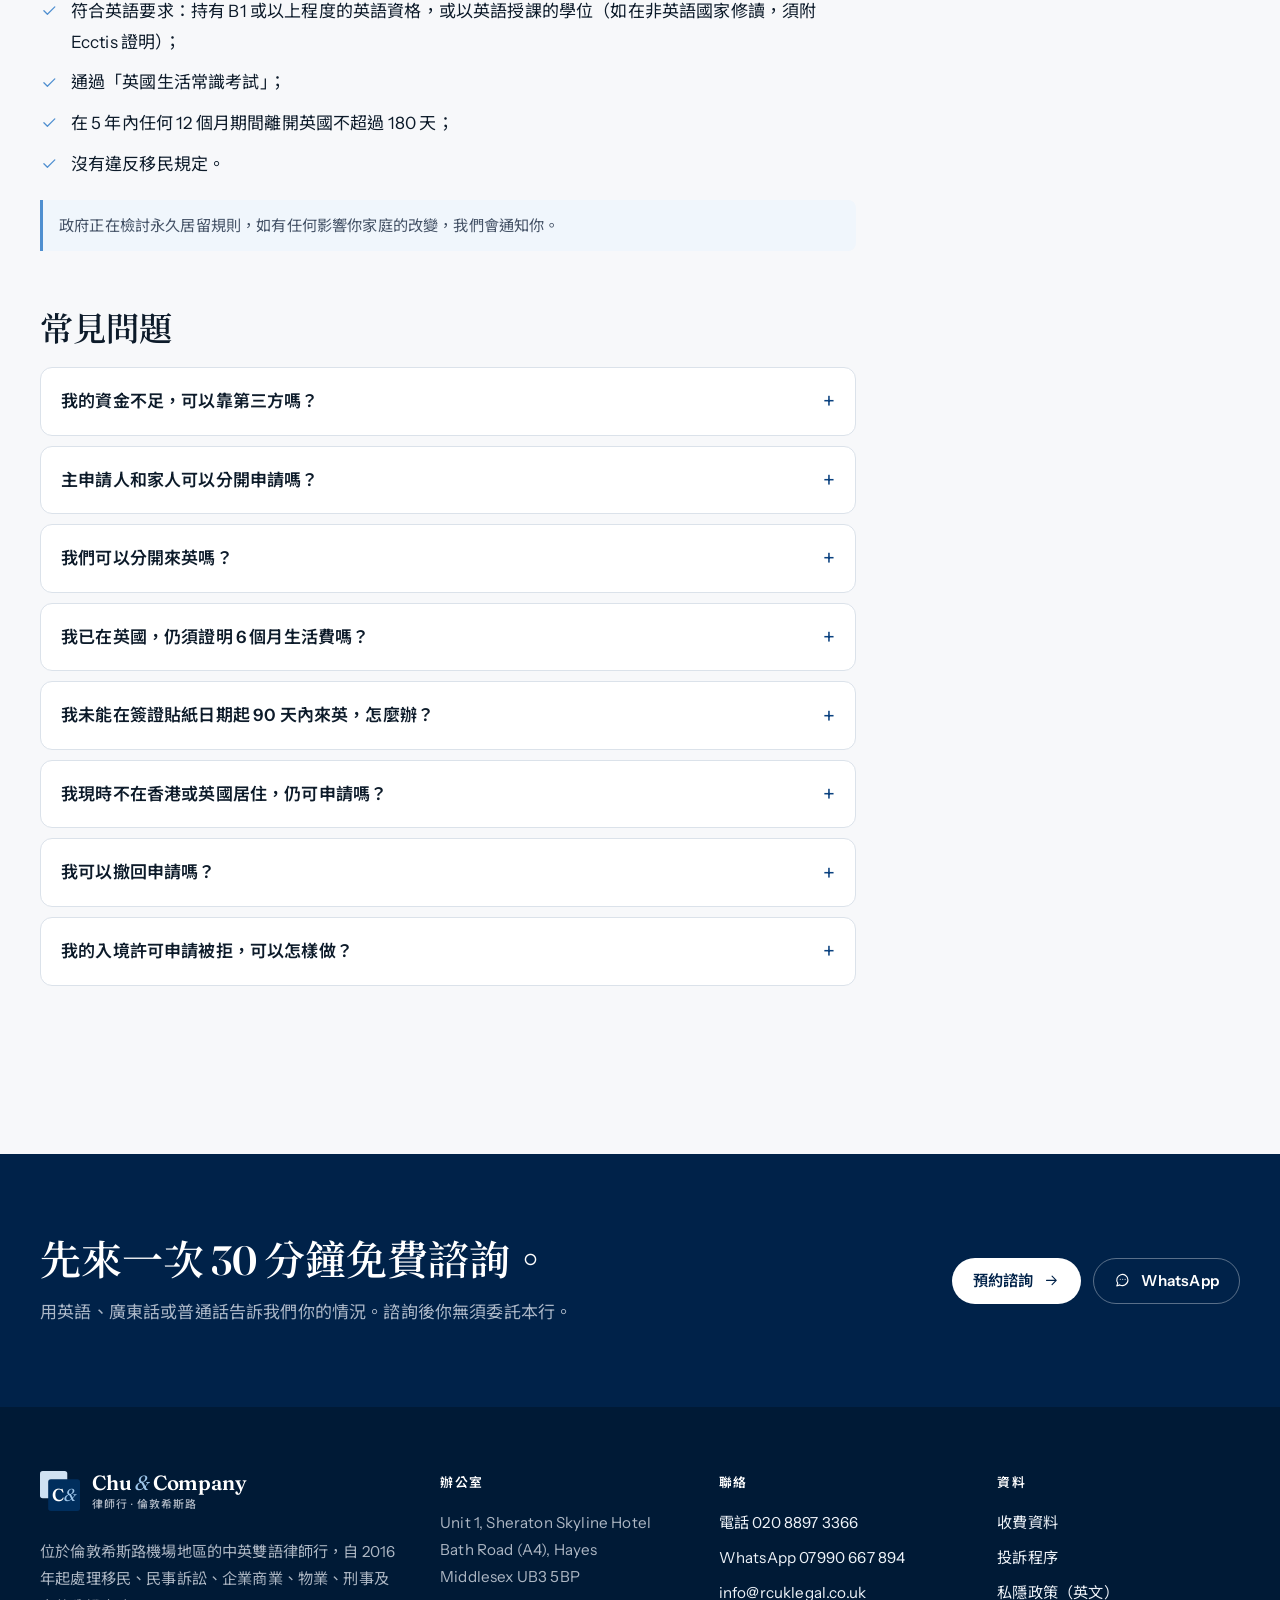
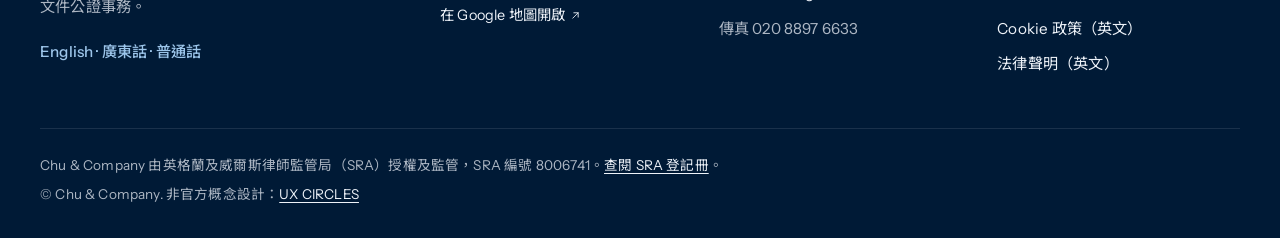
<file: zh/bno-visa.html>
<!doctype html>
<html lang="zh-Hant-HK" class="no-js">
<head>
<meta charset="utf-8">
<meta name="viewport" content="width=device-width, initial-scale=1">
<title>BN(O) 簽證｜Chu &amp; Company 律師行</title>
<meta name="description" content="廣東話律師為你解說 BN(O) 簽證：申請資格、家庭成員、資金要求、費用、永久居留及常見問題。定額收費 £1,000 至 £2,000 另加增值稅。">
<meta property="og:title" content="BN(O) 簽證｜Chu &amp; Company 律師行">
<meta property="og:description" content="廣東話律師為你解說 BN(O) 簽證：申請資格、家庭成員、資金要求、費用、永久居留及常見問題。定額收費 £1,000 至 £2,000 另加增值稅。">
<meta name="robots" content="noindex, nofollow">
<meta name="theme-color" content="#002e5d">
<link rel="alternate" hreflang="en-GB" href="../bno-visa.html">
<link rel="alternate" hreflang="zh-Hant" href="bno-visa.html">
<link rel="icon" href="../assets/img/favicon.svg" type="image/svg+xml">
<link rel="preconnect" href="https://fonts.googleapis.com">
<link rel="preconnect" href="https://fonts.gstatic.com" crossorigin>
<link rel="stylesheet" href="https://fonts.googleapis.com/css2?family=Fraunces:ital,opsz,wght@0,9..144,400;0,9..144,500;0,9..144,600;1,9..144,400&family=Instrument+Sans:wght@400;500;600&family=Noto+Sans+TC:wght@400;500;700&family=Noto+Serif+TC:wght@500;600&display=swap">
<link rel="stylesheet" href="../assets/css/style.css">
</head>
<body class="lang-zh">
<a class="skip" href="#main">跳到主要內容</a>
<div class="concept-bar" role="note">
  <div class="container concept-inner">
    <p><span class="concept-tag">Concept</span><span class="concept-long">改版概念設計，並非 <a href="https://www.rcuklegal.co.uk/" target="_blank" rel="noopener">Chu &amp; Company 官方網站</a>。</span></p>
    <a href="https://ux-circles.com/professionals" target="_blank" rel="noopener"><span class="concept-by">設計：</span><strong>UX CIRCLES</strong> <svg class="ic-ext" viewBox="0 0 24 24" fill="none" stroke="currentColor" stroke-width="1.6" stroke-linecap="round" stroke-linejoin="round" aria-hidden="true"><path d="M7 17 17 7M9 7h8v8"/></svg></a>
  </div>
</div>
<header class="site-header">
  <div class="container header-inner">
    <a class="brand" href="index.html" aria-label="Chu &amp; Company 律師行主頁"><svg class="brand-mark" viewBox="0 0 44 44" aria-hidden="true"><rect x="0" y="0" width="30" height="30" rx="3" fill="#cfe1f2"/><rect x="9" y="9" width="35" height="35" rx="3" fill="#002e5d"/><text x="26.5" y="33" text-anchor="middle" font-family="Fraunces, Georgia, serif" font-size="19" font-weight="600" fill="#ffffff">C<tspan fill="#9cc5ea" font-style="italic" font-weight="400">&amp;</tspan></text></svg><span class="brand-text"><span class="brand-name" lang="en">Chu <span>&amp;</span> Company</span><span class="brand-sub">律師行 · 倫敦希斯路</span></span></a>
    <nav class="nav" id="site-nav" aria-label="主選單">
      <a href="services.html">服務範圍</a>
      <a href="bno-visa.html" aria-current="page">BN(O) 簽證</a>
      <a href="fees.html">收費</a>
      <a href="about.html">關於我們</a>
      <a href="contact.html">聯絡我們</a>
      <div class="nav-extra">
        <a class="nav-phone" href="tel:+442088973366"><svg class="ic" viewBox="0 0 24 24" fill="none" stroke="currentColor" stroke-width="1.6" stroke-linecap="round" stroke-linejoin="round" aria-hidden="true"><path d="M22 16.9v3a2 2 0 0 1-2.2 2 19.8 19.8 0 0 1-8.6-3.1 19.5 19.5 0 0 1-6-6A19.8 19.8 0 0 1 2.1 4.2 2 2 0 0 1 4.1 2h3a2 2 0 0 1 2 1.7c.1.9.4 1.8.7 2.7a2 2 0 0 1-.5 2.1L8 9.8a16 16 0 0 0 6 6l1.3-1.3a2 2 0 0 1 2.1-.4c.9.3 1.8.6 2.7.7a2 2 0 0 1 1.7 2z"/></svg><span>020 8897 3366</span></a>
        <a class="btn btn-primary" href="contact.html#enquiry">免費初步諮詢</a>
      </div>
    </nav>
    <div class="header-tools">
      <div class="lang-switch" aria-label="語言"><a href="../bno-visa.html" lang="en-GB" hreflang="en-GB">EN</a><a href="bno-visa.html" lang="zh-Hant" hreflang="zh-Hant" aria-current="true">中文</a></div>
      <button class="nav-toggle" type="button" aria-expanded="false" aria-controls="site-nav" aria-label="選單"><svg class="ic-open" viewBox="0 0 24 24" fill="none" stroke="currentColor" stroke-width="1.6" stroke-linecap="round" stroke-linejoin="round" aria-hidden="true"><path d="M4 7h16M4 12h16M4 17h16"/></svg><svg class="ic-close" viewBox="0 0 24 24" fill="none" stroke="currentColor" stroke-width="1.6" stroke-linecap="round" stroke-linejoin="round" aria-hidden="true"><path d="M6 6l12 12M18 6 6 18"/></svg></button>
    </div>
  </div>
</header>
<main id="main">

<section class="page-head page-head-photo">
  <div class="page-head-img"><img class="" src="../assets/img/hong-kong-1600.webp" srcset="../assets/img/hong-kong-900.webp 900w, ../assets/img/hong-kong-1600.webp 1600w" sizes="50vw" alt="" loading="lazy" decoding="async"></div>
  <div class="container">
    <p class="crumbs"><a href="index.html">主頁</a> <span aria-hidden="true">/</span> <a href="services.html">服務範圍</a> <span aria-hidden="true">/</span> BN(O) 簽證</p>
    <p class="eyebrow">移民 · 香港</p>
    <h1>BN(O) 簽證全攻略。</h1>
    <p class="lede">BN(O) 簽證讓英國國民（海外）身份持有人及其直系家人由香港移居英國，在英國居住、工作及讀書，並可申請永久居留。以下是你需要知道的重點，以及我們可以如何協助。</p><nav class="jump" aria-label="本頁內容"><a href="#eligibility">申請資格</a><a href="#family">家庭成員</a><a href="#money">資金要求</a><a href="#costs">費用</a><a href="#settlement">永久居留</a><a href="#faq">常見問題</a></nav>
  </div>
</section>
<section class="section">
  <div class="container article-grid">
    <div class="article">
      <section id="eligibility">
        <h2>誰符合資格？</h2>
        <p>你須向英國簽證及移民局證明：</p>
        <ul class="ticks"><li><svg class="ic" viewBox="0 0 24 24" fill="none" stroke="currentColor" stroke-width="1.6" stroke-linecap="round" stroke-linejoin="round" aria-hidden="true"><path d="m5 12.5 4.5 4.5L19 7.5"/></svg><span>你是英國國民（海外）。</span></li><li><svg class="ic" viewBox="0 0 24 24" fill="none" stroke="currentColor" stroke-width="1.6" stroke-linecap="round" stroke-linejoin="round" aria-hidden="true"><path d="m5 12.5 4.5 4.5L19 7.5"/></svg><span>你年滿 18 歲。</span></li><li><svg class="ic" viewBox="0 0 24 24" fill="none" stroke="currentColor" stroke-width="1.6" stroke-linecap="round" stroke-linejoin="round" aria-hidden="true"><path d="m5 12.5 4.5 4.5L19 7.5"/></svg><span>如在英國境外申請，你的永久居所須在香港；如在英國境內申請，則須在英國、海峽群島、馬恩島或香港。</span></li><li><svg class="ic" viewBox="0 0 24 24" fill="none" stroke="currentColor" stroke-width="1.6" stroke-linecap="round" stroke-linejoin="round" aria-hidden="true"><path d="m5 12.5 4.5 4.5L19 7.5"/></svg><span>你能證明有足夠資金支持自己及家人在英國生活 6 個月；如已在英國居住滿 12 個月（青年交流計劃簽證除外）則無須證明。</span></li><li><svg class="ic" viewBox="0 0 24 24" fill="none" stroke="currentColor" stroke-width="1.6" stroke-linecap="round" stroke-linejoin="round" aria-hidden="true"><path d="m5 12.5 4.5 4.5L19 7.5"/></svg><span>你能提供肺結核檢測證明，除非之前申請英國簽證時已提交。</span></li></ul>
        <div class="callout">
          <h3>我有沒有 BN(O) 身份？</h3>
          <p>BN(O) 身份根據《1985 年香港法令》及《1986 年香港（英國國籍）令》於 1987 年 7 月 1 日設立。如你在 1997 年 7 月 1 日前已登記為 BN(O)，或當時未滿 18 歲並已加入父母的護照，即可申請。如不確定，可向英國護照辦事處查詢。</p>
        </div>
      </section>

      <section id="length">
        <h2>簽證有效期多長？</h2>
        <p>你可選擇申請 30 個月（2 年 6 個月）或 5 年。在符合永久居留資格前，簽證可以無限次續期。</p>
      </section>

      <section id="family">
        <h2>哪些家人可以一同申請？</h2>
        <div class="fam-grid"><div class="fam reveal"><h3>伴侶</h3><p>配偶、民事伴侶，或與 BN(O) 身份持有人同居 2 年或以上的未婚伴侶。</p></div><div class="fam reveal"><h3>同住子女</h3><p>BN(O) 身份持有人或其伴侶未滿 18 歲的子女或孫兒女。</p></div><div class="fam reveal"><h3>同住家庭成員</h3><p>BN(O) 身份持有人或其伴侶年滿 18 歲、於 1997 年 7 月 1 日或之後出生的子女，以及與其同住的伴侶及子女。</p></div><div class="fam reveal"><h3>成年受供養親屬</h3><p>與 BN(O) 身份持有人同住、在照顧上高度依賴對方的父母、祖父母、兄弟姊妹或成年子女（18 歲或以上）。</p></div></div>
        <p>每位受養人都要證明與 BN(O) 身份持有人的關係。我們會協助你為每位家庭成員收集及核對文件。</p>
      </section>

      <section id="money">
        <h2>如何符合資金要求</h2>
        <p>沒有固定金額，但你須證明有足夠資金支持家人在英國生活最少 6 個月。內政部使用以下公式：</p>
        <div class="formula" role="img" aria-label="A minus B is greater than or equal to C">
          <span><b>A</b><small>稅後收入或可用資金</small></span>
          <i>−</i>
          <span><b>B</b><small>住屋開支</small></span>
          <i>≥</i>
          <span><b>C</b><small>你的家庭可領取的入息補助金額</small></span>
        </div>
        <p>以下金額可作參考（住屋開支以外）：</p>
        <div class="table-wrap"><table class="ptable compact"><thead><tr><th scope="col">家庭組合</th><th scope="col">參考金額</th></tr></thead><tbody><tr><th scope="row">單身成人</th><td>£2,000</td></tr><tr><th scope="row">夫婦及一名子女</th><td>£3,100</td></tr><tr><th scope="row">夫婦及三名子女</th><td>£4,600</td></tr><tr><th scope="row">夫婦、兩位父母及兩名成年子女</th><td>£9,200</td></tr></tbody></table></div>
      </section>

      <section id="costs">
        <h2>申請費用</h2>
        <p>費用分兩部分：申請時直接繳付給內政部的官方費用，以及本行準備申請的律師費。</p>
        <div class="cost-split">
          <div class="cost-card">
            <h3>內政部收費（每人）</h3>
            <ul>
              <li><span>申請費</span><strong>由內政部釐定</strong></li>
              <li><span>移民健康附加費</span><strong>按簽證年期計算</strong></li>
            </ul>
            <p class="small">官方收費不時調整，我們報價時會按你家庭的情況確認最新金額。最新資料請參閱 <a href="https://www.gov.uk/british-national-overseas-bno-visa" target="_blank" rel="noopener">GOV.UK</a>。</p>
          </div>
          <div class="cost-card accent">
            <h3>本行定額收費</h3>
            <p class="big">£1,000 – £2,000 <small>+ VAT</small></p>
            <p class="small">主申請人收費，每位受養人另加 £500。開始前以書面確認。</p>
            <a class="text-link" href="fees.html#immigration">收費包括甚麼 <svg class="ic" viewBox="0 0 24 24" fill="none" stroke="currentColor" stroke-width="1.6" stroke-linecap="round" stroke-linejoin="round" aria-hidden="true"><path d="M5 12h14M13 6l6 6-6 6"/></svg></a>
          </div>
        </div>
      </section>

      <section id="settlement">
        <h2>五年後申請永久居留</h2>
        <p>BN(O) 簽證持有人在英國住滿 5 年後，可申請永久居留（ILR），最早可於滿 5 年前 28 天遞交。轉為 BN(O) 簽證前持有以下簽證的時間亦可計算在內：全球人才（或 Tier 1 傑出人才）、投資者、企業家、技術工作（或 Tier 2 一般工作）、宗教人員、運動員、海外企業代表及英國祖裔簽證。學生簽證及青年交流計劃簽證的時間則不計算。</p>
        <p>申請資格：</p>
        <ul class="ticks">
          <li><svg class="ic" viewBox="0 0 24 24" fill="none" stroke="currentColor" stroke-width="1.6" stroke-linecap="round" stroke-linejoin="round" aria-hidden="true"><path d="m5 12.5 4.5 4.5L19 7.5"/></svg><span>符合英語要求：持有 B1 或以上程度的英語資格，或以英語授課的學位（如在非英語國家修讀，須附 Ecctis 證明）；</span></li>
          <li><svg class="ic" viewBox="0 0 24 24" fill="none" stroke="currentColor" stroke-width="1.6" stroke-linecap="round" stroke-linejoin="round" aria-hidden="true"><path d="m5 12.5 4.5 4.5L19 7.5"/></svg><span>通過「英國生活常識考試」；</span></li>
          <li><svg class="ic" viewBox="0 0 24 24" fill="none" stroke="currentColor" stroke-width="1.6" stroke-linecap="round" stroke-linejoin="round" aria-hidden="true"><path d="m5 12.5 4.5 4.5L19 7.5"/></svg><span>在 5 年內任何 12 個月期間離開英國不超過 180 天；</span></li>
          <li><svg class="ic" viewBox="0 0 24 24" fill="none" stroke="currentColor" stroke-width="1.6" stroke-linecap="round" stroke-linejoin="round" aria-hidden="true"><path d="m5 12.5 4.5 4.5L19 7.5"/></svg><span>沒有違反移民規定。</span></li>
        </ul>
        <p class="note">政府正在檢討永久居留規則，如有任何影響你家庭的改變，我們會通知你。</p>
      </section>

      <section id="faq">
        <h2>常見問題</h2>
        <div class="faqs"><details class="faq"><summary>我的資金不足，可以靠第三方嗎？</summary><p>可以。你可以依靠第三方的資金或支援，例如在英國的親友提出可信的同住安排，但不能違反居所過度擠迫的規定。</p></details><details class="faq"><summary>主申請人和家人可以分開申請嗎？</summary><p>伴侶及未滿 18 歲子女可於稍後申請與身份持有人團聚。孫兒女或成年受供養親屬必須以同一家庭身份，於主申請人遞交申請後 48 小時內一同申請。BN(O) 身份持有人於 1997 年 7 月 1 日或之後出生的成年子女，無論父母是否已申請，都可以獨立申請。</p></details><details class="faq"><summary>我們可以分開來英嗎？</summary><p>未滿 18 歲子女須與父母其中一方或雙方同行，除非是與已在英國的父母團聚。其他家庭成員可分開來英。</p></details><details class="faq"><summary>我已在英國，仍須證明 6 個月生活費嗎？</summary><p>如你在申請前已以其他簽證（例如學生或工作簽證，但青年交流計劃除外）在英國居住滿 12 個月，則無須證明。</p></details><details class="faq"><summary>我未能在簽證貼紙日期起 90 天內來英，怎麼辦？</summary><p>你可以透過內政部網上表格申請補發簽證貼紙。</p></details><details class="faq"><summary>我現時不在香港或英國居住，仍可申請嗎？</summary><p>你可以在任何國家申請，例如在海外讀書或工作期間，但必須證明你的通常居所在香港。如你在其他國家擁有永久或定居身份，一般難以符合此要求。</p></details><details class="faq"><summary>我可以撤回申請嗎？</summary><p>可以，但須在作出決定前提出。移民健康附加費會退還；申請費能否退還則視乎申請進度。</p></details><details class="faq"><summary>我的入境許可申請被拒，可以怎樣做？</summary><p>入境許可被拒沒有上訴權，但如內政部出錯，你可以申請行政覆核。申請費不獲退還，但移民健康附加費會退還。</p></details></div>
      </section>
    </div>
    <aside class="article-side">
      <div class="side-card">
        <p class="eyebrow">聯絡本行移民團隊</p>
        <h3>不確定家人是否符合資格？</h3>
        <p>預約 30 分鐘免費諮詢，可用廣東話、普通話或英語。</p>
        <a class="btn btn-primary" href="contact.html?matter=immigration#enquiry">預約諮詢</a>
        <a class="btn btn-ghost" href="https://wa.me/447990667894" target="_blank" rel="noopener"><svg class="ic" viewBox="0 0 24 24" fill="none" stroke="currentColor" stroke-width="1.6" stroke-linecap="round" stroke-linejoin="round" aria-hidden="true"><path d="M20 11.5a8 8 0 0 1-11.8 7L4 20l1.4-4A8 8 0 1 1 20 11.5z"/><path d="M9 10.5h.01M12.5 10.5h.01M16 10.5h.01"/></svg> WhatsApp</a>
        <p class="small">本頁資料只屬一般指引，並非針對你個案的法律意見。</p>
      </div>
    </aside>
  </div>
</section>
<section class="cta-band">
  <div class="container cta-inner">
    <div>
      <h2>先來一次 30 分鐘免費諮詢。</h2>
      <p>用英語、廣東話或普通話告訴我們你的情況。諮詢後你無須委託本行。</p>
    </div>
    <div class="cta-actions">
      <a class="btn btn-light" href="contact.html#enquiry">預約諮詢 <svg class="ic" viewBox="0 0 24 24" fill="none" stroke="currentColor" stroke-width="1.6" stroke-linecap="round" stroke-linejoin="round" aria-hidden="true"><path d="M5 12h14M13 6l6 6-6 6"/></svg></a>
      <a class="btn btn-outline-light" href="https://wa.me/447990667894" target="_blank" rel="noopener"><svg class="ic" viewBox="0 0 24 24" fill="none" stroke="currentColor" stroke-width="1.6" stroke-linecap="round" stroke-linejoin="round" aria-hidden="true"><path d="M20 11.5a8 8 0 0 1-11.8 7L4 20l1.4-4A8 8 0 1 1 20 11.5z"/><path d="M9 10.5h.01M12.5 10.5h.01M16 10.5h.01"/></svg> WhatsApp</a>
    </div>
  </div>
</section>

</main>
<footer class="site-footer">
  <div class="container">
    <div class="footer-grid">
      <div class="footer-about">
        <a class="brand" href="index.html" aria-label="Chu &amp; Company 律師行主頁"><svg class="brand-mark" viewBox="0 0 44 44" aria-hidden="true"><rect x="0" y="0" width="30" height="30" rx="3" fill="#cfe1f2"/><rect x="9" y="9" width="35" height="35" rx="3" fill="#002e5d"/><text x="26.5" y="33" text-anchor="middle" font-family="Fraunces, Georgia, serif" font-size="19" font-weight="600" fill="#ffffff">C<tspan fill="#9cc5ea" font-style="italic" font-weight="400">&amp;</tspan></text></svg><span class="brand-text"><span class="brand-name" lang="en">Chu <span>&amp;</span> Company</span><span class="brand-sub">律師行 · 倫敦希斯路</span></span></a>
        <p>位於倫敦希斯路機場地區的中英雙語律師行，自 2016 年起處理移民、民事訴訟、企業商業、物業、刑事及文件公證事務。</p>
        <p class="footer-langs">English · 廣東話 · 普通話</p>
      </div>
      <div>
        <p class="footer-h">辦公室</p>
        <address>Unit 1, Sheraton Skyline Hotel<br>Bath Road (A4), Hayes<br>Middlesex UB3 5BP</address>
        <a class="footer-map" href="https://www.google.com/maps/search/?api=1&query=Sheraton+Skyline+Hotel+Bath+Road+Hayes+UB3+5BP" target="_blank" rel="noopener">在 Google 地圖開啟 <svg class="ic-ext" viewBox="0 0 24 24" fill="none" stroke="currentColor" stroke-width="1.6" stroke-linecap="round" stroke-linejoin="round" aria-hidden="true"><path d="M7 17 17 7M9 7h8v8"/></svg></a>
      </div>
      <div>
        <p class="footer-h">聯絡</p>
        <ul>
          <li><a href="tel:+442088973366">電話 020 8897 3366</a></li>
          <li><a href="https://wa.me/447990667894" target="_blank" rel="noopener">WhatsApp 07990 667 894</a></li>
          <li><a href="mailto:info@rcuklegal.co.uk">info@rcuklegal.co.uk</a></li>
          <li><span class="muted">傳真 020 8897 6633</span></li>
        </ul>
      </div>
      <div>
        <p class="footer-h">資料</p>
        <ul>
          <li><a href="fees.html">收費資料</a></li>
          <li><a href="about.html#complaints">投訴程序</a></li>
          <li><a href="https://www.rcuklegal.co.uk/privacy-notice" target="_blank" rel="noopener">私隱政策（英文）</a></li>
          <li><a href="https://www.rcuklegal.co.uk/cookies-policy" target="_blank" rel="noopener">Cookie 政策（英文）</a></li>
          <li><a href="https://www.rcuklegal.co.uk/accessibility" target="_blank" rel="noopener">法律聲明（英文）</a></li>
        </ul>
      </div>
    </div>
    <div class="footer-legal">
      <p>Chu &amp; Company 由英格蘭及威爾斯律師監管局（SRA）授權及監管，SRA 編號 8006741。<a href="https://www.sra.org.uk/consumers/register/" target="_blank" rel="noopener">查閱 SRA 登記冊</a>。</p>
      <p>&copy; Chu &amp; Company. 非官方概念設計：<a href="https://ux-circles.com/professionals" target="_blank" rel="noopener">UX CIRCLES</a></p>
    </div>
  </div>
</footer>
<div class="mobile-cta">
  <a class="btn btn-ghost" href="tel:+442088973366"><svg class="ic" viewBox="0 0 24 24" fill="none" stroke="currentColor" stroke-width="1.6" stroke-linecap="round" stroke-linejoin="round" aria-hidden="true"><path d="M22 16.9v3a2 2 0 0 1-2.2 2 19.8 19.8 0 0 1-8.6-3.1 19.5 19.5 0 0 1-6-6A19.8 19.8 0 0 1 2.1 4.2 2 2 0 0 1 4.1 2h3a2 2 0 0 1 2 1.7c.1.9.4 1.8.7 2.7a2 2 0 0 1-.5 2.1L8 9.8a16 16 0 0 0 6 6l1.3-1.3a2 2 0 0 1 2.1-.4c.9.3 1.8.6 2.7.7a2 2 0 0 1 1.7 2z"/></svg> 致電</a>
  <a class="btn btn-ghost" href="https://wa.me/447990667894" target="_blank" rel="noopener"><svg class="ic" viewBox="0 0 24 24" fill="none" stroke="currentColor" stroke-width="1.6" stroke-linecap="round" stroke-linejoin="round" aria-hidden="true"><path d="M20 11.5a8 8 0 0 1-11.8 7L4 20l1.4-4A8 8 0 1 1 20 11.5z"/><path d="M9 10.5h.01M12.5 10.5h.01M16 10.5h.01"/></svg> WhatsApp</a>
  <a class="btn btn-primary" href="contact.html#enquiry">查詢</a>
</div>
<script src="../assets/js/main.js"></script>
</body>
</html>
</file>
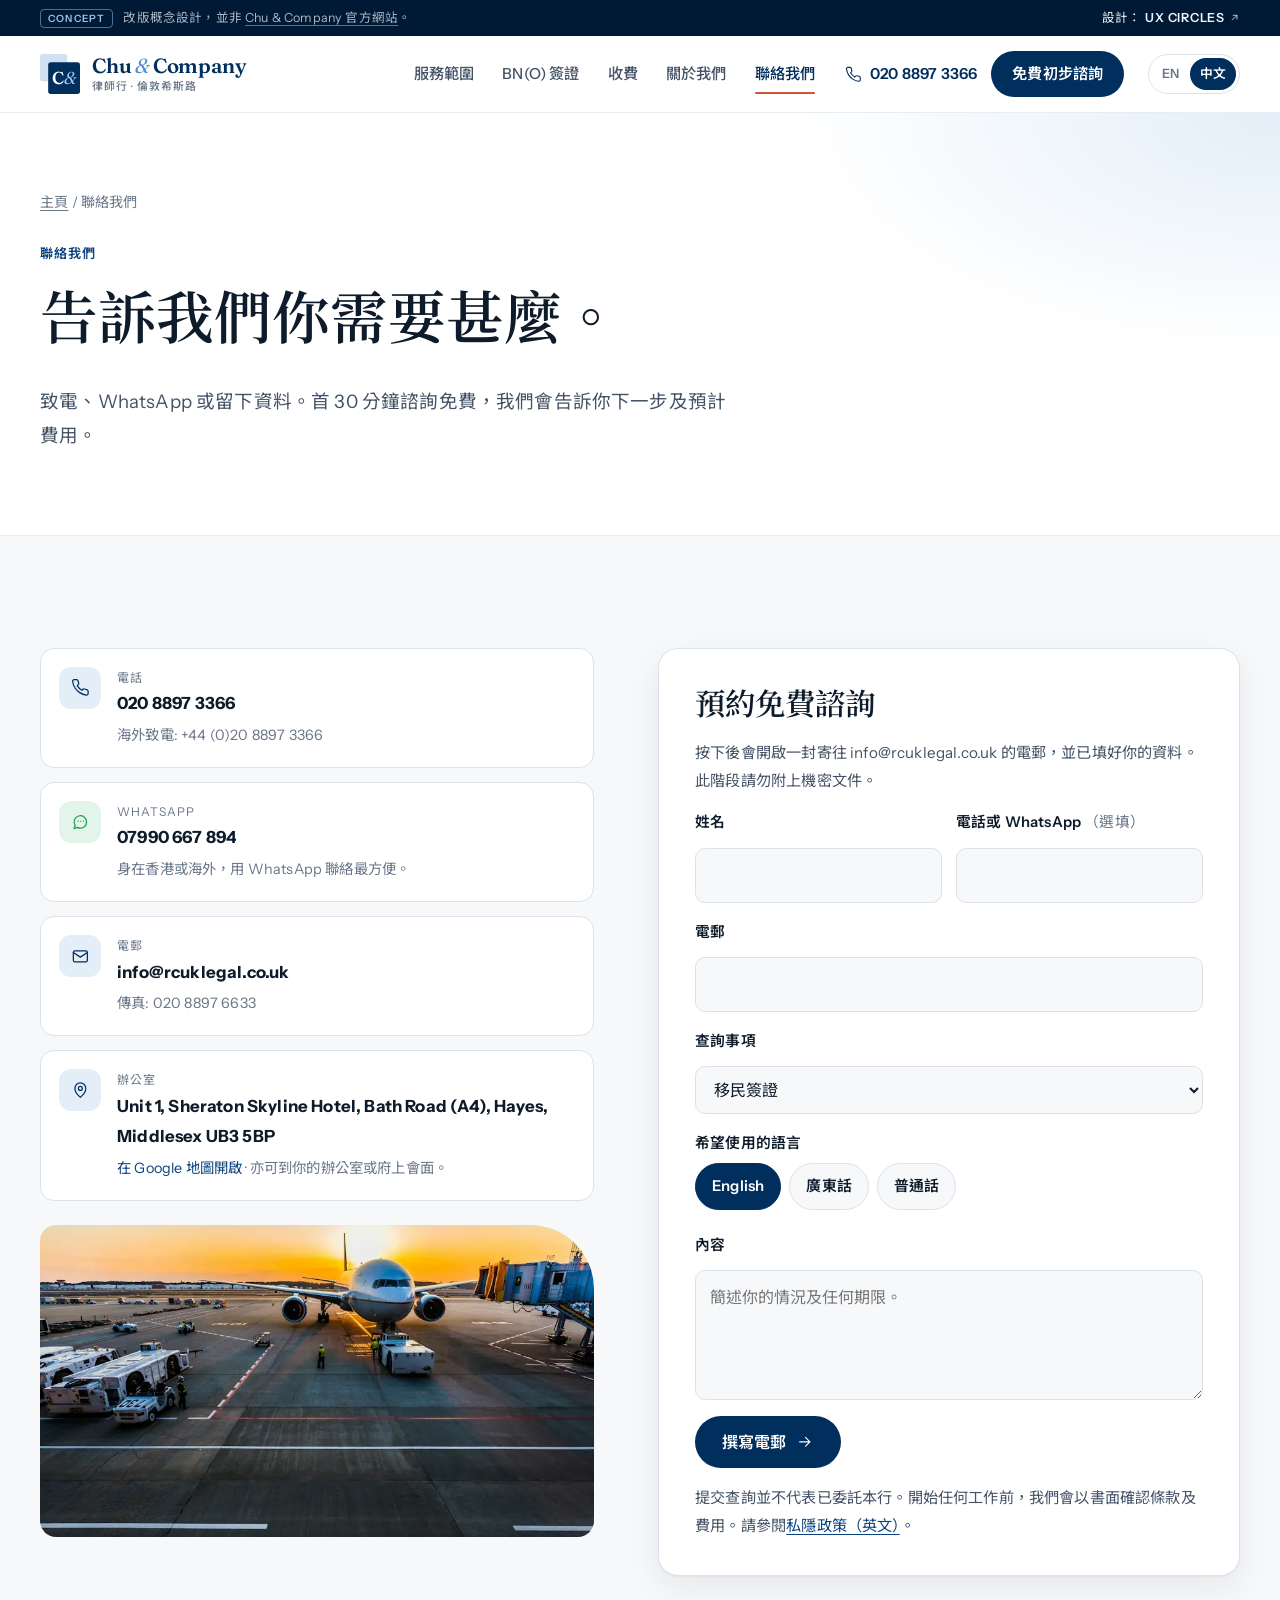
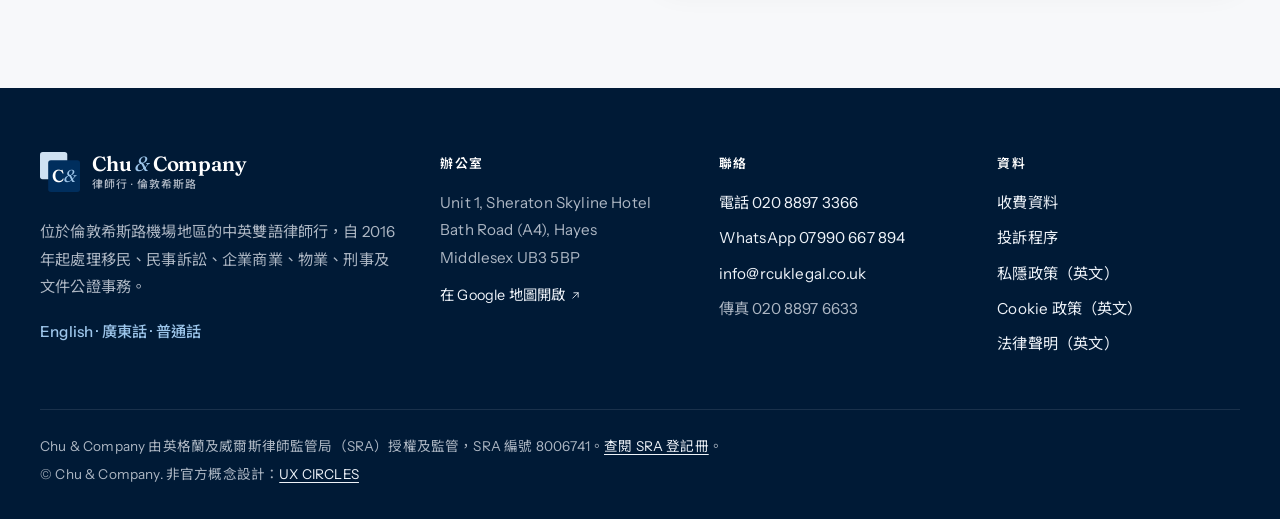
<file: zh/contact.html>
<!doctype html>
<html lang="zh-Hant-HK" class="no-js">
<head>
<meta charset="utf-8">
<meta name="viewport" content="width=device-width, initial-scale=1">
<title>聯絡我們｜Chu &amp; Company 律師行</title>
<meta name="description" content="聯絡 Chu & Company：Unit 1, Sheraton Skyline Hotel, Bath Road, Hayes UB3 5BP。電話 020 8897 3366，WhatsApp 07990 667 894。">
<meta property="og:title" content="聯絡我們｜Chu &amp; Company 律師行">
<meta property="og:description" content="聯絡 Chu & Company：Unit 1, Sheraton Skyline Hotel, Bath Road, Hayes UB3 5BP。電話 020 8897 3366，WhatsApp 07990 667 894。">
<meta name="robots" content="noindex, nofollow">
<meta name="theme-color" content="#002e5d">
<link rel="alternate" hreflang="en-GB" href="../contact.html">
<link rel="alternate" hreflang="zh-Hant" href="contact.html">
<link rel="icon" href="../assets/img/favicon.svg" type="image/svg+xml">
<link rel="preconnect" href="https://fonts.googleapis.com">
<link rel="preconnect" href="https://fonts.gstatic.com" crossorigin>
<link rel="stylesheet" href="https://fonts.googleapis.com/css2?family=Fraunces:ital,opsz,wght@0,9..144,400;0,9..144,500;0,9..144,600;1,9..144,400&family=Instrument+Sans:wght@400;500;600&family=Noto+Sans+TC:wght@400;500;700&family=Noto+Serif+TC:wght@500;600&display=swap">
<link rel="stylesheet" href="../assets/css/style.css">
</head>
<body class="lang-zh">
<a class="skip" href="#main">跳到主要內容</a>
<div class="concept-bar" role="note">
  <div class="container concept-inner">
    <p><span class="concept-tag">Concept</span><span class="concept-long">改版概念設計，並非 <a href="https://www.rcuklegal.co.uk/" target="_blank" rel="noopener">Chu &amp; Company 官方網站</a>。</span></p>
    <a href="https://ux-circles.com/professionals" target="_blank" rel="noopener"><span class="concept-by">設計：</span><strong>UX CIRCLES</strong> <svg class="ic-ext" viewBox="0 0 24 24" fill="none" stroke="currentColor" stroke-width="1.6" stroke-linecap="round" stroke-linejoin="round" aria-hidden="true"><path d="M7 17 17 7M9 7h8v8"/></svg></a>
  </div>
</div>
<header class="site-header">
  <div class="container header-inner">
    <a class="brand" href="index.html" aria-label="Chu &amp; Company 律師行主頁"><svg class="brand-mark" viewBox="0 0 44 44" aria-hidden="true"><rect x="0" y="0" width="30" height="30" rx="3" fill="#cfe1f2"/><rect x="9" y="9" width="35" height="35" rx="3" fill="#002e5d"/><text x="26.5" y="33" text-anchor="middle" font-family="Fraunces, Georgia, serif" font-size="19" font-weight="600" fill="#ffffff">C<tspan fill="#9cc5ea" font-style="italic" font-weight="400">&amp;</tspan></text></svg><span class="brand-text"><span class="brand-name" lang="en">Chu <span>&amp;</span> Company</span><span class="brand-sub">律師行 · 倫敦希斯路</span></span></a>
    <nav class="nav" id="site-nav" aria-label="主選單">
      <a href="services.html">服務範圍</a>
      <a href="bno-visa.html">BN(O) 簽證</a>
      <a href="fees.html">收費</a>
      <a href="about.html">關於我們</a>
      <a href="contact.html" aria-current="page">聯絡我們</a>
      <div class="nav-extra">
        <a class="nav-phone" href="tel:+442088973366"><svg class="ic" viewBox="0 0 24 24" fill="none" stroke="currentColor" stroke-width="1.6" stroke-linecap="round" stroke-linejoin="round" aria-hidden="true"><path d="M22 16.9v3a2 2 0 0 1-2.2 2 19.8 19.8 0 0 1-8.6-3.1 19.5 19.5 0 0 1-6-6A19.8 19.8 0 0 1 2.1 4.2 2 2 0 0 1 4.1 2h3a2 2 0 0 1 2 1.7c.1.9.4 1.8.7 2.7a2 2 0 0 1-.5 2.1L8 9.8a16 16 0 0 0 6 6l1.3-1.3a2 2 0 0 1 2.1-.4c.9.3 1.8.6 2.7.7a2 2 0 0 1 1.7 2z"/></svg><span>020 8897 3366</span></a>
        <a class="btn btn-primary" href="contact.html#enquiry">免費初步諮詢</a>
      </div>
    </nav>
    <div class="header-tools">
      <div class="lang-switch" aria-label="語言"><a href="../contact.html" lang="en-GB" hreflang="en-GB">EN</a><a href="contact.html" lang="zh-Hant" hreflang="zh-Hant" aria-current="true">中文</a></div>
      <button class="nav-toggle" type="button" aria-expanded="false" aria-controls="site-nav" aria-label="選單"><svg class="ic-open" viewBox="0 0 24 24" fill="none" stroke="currentColor" stroke-width="1.6" stroke-linecap="round" stroke-linejoin="round" aria-hidden="true"><path d="M4 7h16M4 12h16M4 17h16"/></svg><svg class="ic-close" viewBox="0 0 24 24" fill="none" stroke="currentColor" stroke-width="1.6" stroke-linecap="round" stroke-linejoin="round" aria-hidden="true"><path d="M6 6l12 12M18 6 6 18"/></svg></button>
    </div>
  </div>
</header>
<main id="main">

<section class="page-head">
  <div class="container">
    <p class="crumbs"><a href="index.html">主頁</a> <span aria-hidden="true">/</span> 聯絡我們</p>
    <p class="eyebrow">聯絡我們</p>
    <h1>告訴我們你需要甚麼。</h1>
    <p class="lede">致電、WhatsApp 或留下資料。首 30 分鐘諮詢免費，我們會告訴你下一步及預計費用。</p>
  </div>
</section>
<section class="section">
  <div class="container contact-grid">
    <div>
      <ul class="contact-list">
        <li><span class="ic-wrap"><svg class="ic" viewBox="0 0 24 24" fill="none" stroke="currentColor" stroke-width="1.6" stroke-linecap="round" stroke-linejoin="round" aria-hidden="true"><path d="M22 16.9v3a2 2 0 0 1-2.2 2 19.8 19.8 0 0 1-8.6-3.1 19.5 19.5 0 0 1-6-6A19.8 19.8 0 0 1 2.1 4.2 2 2 0 0 1 4.1 2h3a2 2 0 0 1 2 1.7c.1.9.4 1.8.7 2.7a2 2 0 0 1-.5 2.1L8 9.8a16 16 0 0 0 6 6l1.3-1.3a2 2 0 0 1 2.1-.4c.9.3 1.8.6 2.7.7a2 2 0 0 1 1.7 2z"/></svg></span><div><small>電話</small><a href="tel:+442088973366"><strong>020 8897 3366</strong></a><p>海外致電: +44 (0)20 8897 3366</p></div></li>
        <li><span class="ic-wrap wa"><svg class="ic" viewBox="0 0 24 24" fill="none" stroke="currentColor" stroke-width="1.6" stroke-linecap="round" stroke-linejoin="round" aria-hidden="true"><path d="M20 11.5a8 8 0 0 1-11.8 7L4 20l1.4-4A8 8 0 1 1 20 11.5z"/><path d="M9 10.5h.01M12.5 10.5h.01M16 10.5h.01"/></svg></span><div><small>WhatsApp</small><a href="https://wa.me/447990667894" target="_blank" rel="noopener"><strong>07990 667 894</strong></a><p>身在香港或海外，用 WhatsApp 聯絡最方便。</p></div></li>
        <li><span class="ic-wrap"><svg class="ic" viewBox="0 0 24 24" fill="none" stroke="currentColor" stroke-width="1.6" stroke-linecap="round" stroke-linejoin="round" aria-hidden="true"><rect x="3" y="5" width="18" height="14" rx="2"/><path d="m3 7 9 6 9-6"/></svg></span><div><small>電郵</small><a href="mailto:info@rcuklegal.co.uk"><strong>info@rcuklegal.co.uk</strong></a><p>傳真: 020 8897 6633</p></div></li>
        <li><span class="ic-wrap"><svg class="ic" viewBox="0 0 24 24" fill="none" stroke="currentColor" stroke-width="1.6" stroke-linecap="round" stroke-linejoin="round" aria-hidden="true"><path d="M12 21s-7-6.2-7-11.5A7 7 0 0 1 19 9.5C19 14.8 12 21 12 21z"/><circle cx="12" cy="9.5" r="2.5"/></svg></span><div><small>辦公室</small><strong>Unit 1, Sheraton Skyline Hotel, Bath Road (A4), Hayes, Middlesex UB3 5BP</strong><p><a href="https://www.google.com/maps/search/?api=1&query=Sheraton+Skyline+Hotel+Bath+Road+Hayes+UB3+5BP" target="_blank" rel="noopener">在 Google 地圖開啟</a> · 亦可到你的辦公室或府上會面。</p></div></li>
      </ul>
      <div class="visit-photo small-photo"><img class="" src="../assets/img/terminal-1600.webp" srcset="../assets/img/terminal-900.webp 900w, ../assets/img/terminal-1600.webp 1600w" sizes="(max-width: 900px) 100vw, 50vw" alt="停泊在機場客運大樓旁的飛機" loading="lazy" decoding="async"></div>
    </div>
    <form class="form" id="enquiry-form" novalidate data-email="info@rcuklegal.co.uk">
      <h2 id="enquiry">預約免費諮詢</h2>
      <p>按下後會開啟一封寄往 info@rcuklegal.co.uk 的電郵，並已填好你的資料。此階段請勿附上機密文件。</p>
      <div class="field-row">
        <div class="field"><label for="name">姓名</label><input id="name" name="name" autocomplete="name" required></div>
        <div class="field"><label for="phone">電話或 WhatsApp <span class="opt">（選填）</span></label><input id="phone" name="phone" type="tel" autocomplete="tel"></div>
      </div>
      <div class="field"><label for="email">電郵</label><input id="email" name="email" type="email" autocomplete="email" required></div>
      <div class="field"><label for="matter">查詢事項</label><select id="matter" name="matter"><option value="immigration">移民簽證</option><option value="litigation">民事訴訟及爭議解決</option><option value="corporate">企業及商業法律</option><option value="property">物業</option><option value="documents">文件宣誓及公證</option><option value="criminal">刑事訴訟</option><option value="other">其他</option></select></div>
      <fieldset class="field"><legend>希望使用的語言</legend><div class="chips"><label class="chip"><input type="radio" name="lang" value="English" checked><span>English</span></label><label class="chip"><input type="radio" name="lang" value="Cantonese"><span>廣東話</span></label><label class="chip"><input type="radio" name="lang" value="Mandarin"><span>普通話</span></label></div></fieldset>
      <div class="field"><label for="message">內容</label><textarea id="message" name="message" required placeholder="簡述你的情況及任何期限。"></textarea></div>
      <button class="btn btn-primary btn-lg" type="submit">撰寫電郵 <svg class="ic" viewBox="0 0 24 24" fill="none" stroke="currentColor" stroke-width="1.6" stroke-linecap="round" stroke-linejoin="round" aria-hidden="true"><path d="M5 12h14M13 6l6 6-6 6"/></svg></button>
      <p class="form-note">提交查詢並不代表已委託本行。開始任何工作前，我們會以書面確認條款及費用。請參閱<a href="https://www.rcuklegal.co.uk/privacy-notice" target="_blank" rel="noopener">私隱政策（英文）</a>。</p>
    </form>
  </div>
</section>

</main>
<footer class="site-footer">
  <div class="container">
    <div class="footer-grid">
      <div class="footer-about">
        <a class="brand" href="index.html" aria-label="Chu &amp; Company 律師行主頁"><svg class="brand-mark" viewBox="0 0 44 44" aria-hidden="true"><rect x="0" y="0" width="30" height="30" rx="3" fill="#cfe1f2"/><rect x="9" y="9" width="35" height="35" rx="3" fill="#002e5d"/><text x="26.5" y="33" text-anchor="middle" font-family="Fraunces, Georgia, serif" font-size="19" font-weight="600" fill="#ffffff">C<tspan fill="#9cc5ea" font-style="italic" font-weight="400">&amp;</tspan></text></svg><span class="brand-text"><span class="brand-name" lang="en">Chu <span>&amp;</span> Company</span><span class="brand-sub">律師行 · 倫敦希斯路</span></span></a>
        <p>位於倫敦希斯路機場地區的中英雙語律師行，自 2016 年起處理移民、民事訴訟、企業商業、物業、刑事及文件公證事務。</p>
        <p class="footer-langs">English · 廣東話 · 普通話</p>
      </div>
      <div>
        <p class="footer-h">辦公室</p>
        <address>Unit 1, Sheraton Skyline Hotel<br>Bath Road (A4), Hayes<br>Middlesex UB3 5BP</address>
        <a class="footer-map" href="https://www.google.com/maps/search/?api=1&query=Sheraton+Skyline+Hotel+Bath+Road+Hayes+UB3+5BP" target="_blank" rel="noopener">在 Google 地圖開啟 <svg class="ic-ext" viewBox="0 0 24 24" fill="none" stroke="currentColor" stroke-width="1.6" stroke-linecap="round" stroke-linejoin="round" aria-hidden="true"><path d="M7 17 17 7M9 7h8v8"/></svg></a>
      </div>
      <div>
        <p class="footer-h">聯絡</p>
        <ul>
          <li><a href="tel:+442088973366">電話 020 8897 3366</a></li>
          <li><a href="https://wa.me/447990667894" target="_blank" rel="noopener">WhatsApp 07990 667 894</a></li>
          <li><a href="mailto:info@rcuklegal.co.uk">info@rcuklegal.co.uk</a></li>
          <li><span class="muted">傳真 020 8897 6633</span></li>
        </ul>
      </div>
      <div>
        <p class="footer-h">資料</p>
        <ul>
          <li><a href="fees.html">收費資料</a></li>
          <li><a href="about.html#complaints">投訴程序</a></li>
          <li><a href="https://www.rcuklegal.co.uk/privacy-notice" target="_blank" rel="noopener">私隱政策（英文）</a></li>
          <li><a href="https://www.rcuklegal.co.uk/cookies-policy" target="_blank" rel="noopener">Cookie 政策（英文）</a></li>
          <li><a href="https://www.rcuklegal.co.uk/accessibility" target="_blank" rel="noopener">法律聲明（英文）</a></li>
        </ul>
      </div>
    </div>
    <div class="footer-legal">
      <p>Chu &amp; Company 由英格蘭及威爾斯律師監管局（SRA）授權及監管，SRA 編號 8006741。<a href="https://www.sra.org.uk/consumers/register/" target="_blank" rel="noopener">查閱 SRA 登記冊</a>。</p>
      <p>&copy; Chu &amp; Company. 非官方概念設計：<a href="https://ux-circles.com/professionals" target="_blank" rel="noopener">UX CIRCLES</a></p>
    </div>
  </div>
</footer>
<div class="mobile-cta">
  <a class="btn btn-ghost" href="tel:+442088973366"><svg class="ic" viewBox="0 0 24 24" fill="none" stroke="currentColor" stroke-width="1.6" stroke-linecap="round" stroke-linejoin="round" aria-hidden="true"><path d="M22 16.9v3a2 2 0 0 1-2.2 2 19.8 19.8 0 0 1-8.6-3.1 19.5 19.5 0 0 1-6-6A19.8 19.8 0 0 1 2.1 4.2 2 2 0 0 1 4.1 2h3a2 2 0 0 1 2 1.7c.1.9.4 1.8.7 2.7a2 2 0 0 1-.5 2.1L8 9.8a16 16 0 0 0 6 6l1.3-1.3a2 2 0 0 1 2.1-.4c.9.3 1.8.6 2.7.7a2 2 0 0 1 1.7 2z"/></svg> 致電</a>
  <a class="btn btn-ghost" href="https://wa.me/447990667894" target="_blank" rel="noopener"><svg class="ic" viewBox="0 0 24 24" fill="none" stroke="currentColor" stroke-width="1.6" stroke-linecap="round" stroke-linejoin="round" aria-hidden="true"><path d="M20 11.5a8 8 0 0 1-11.8 7L4 20l1.4-4A8 8 0 1 1 20 11.5z"/><path d="M9 10.5h.01M12.5 10.5h.01M16 10.5h.01"/></svg> WhatsApp</a>
  <a class="btn btn-primary" href="contact.html#enquiry">查詢</a>
</div>
<script src="../assets/js/main.js"></script>
</body>
</html>
</file>
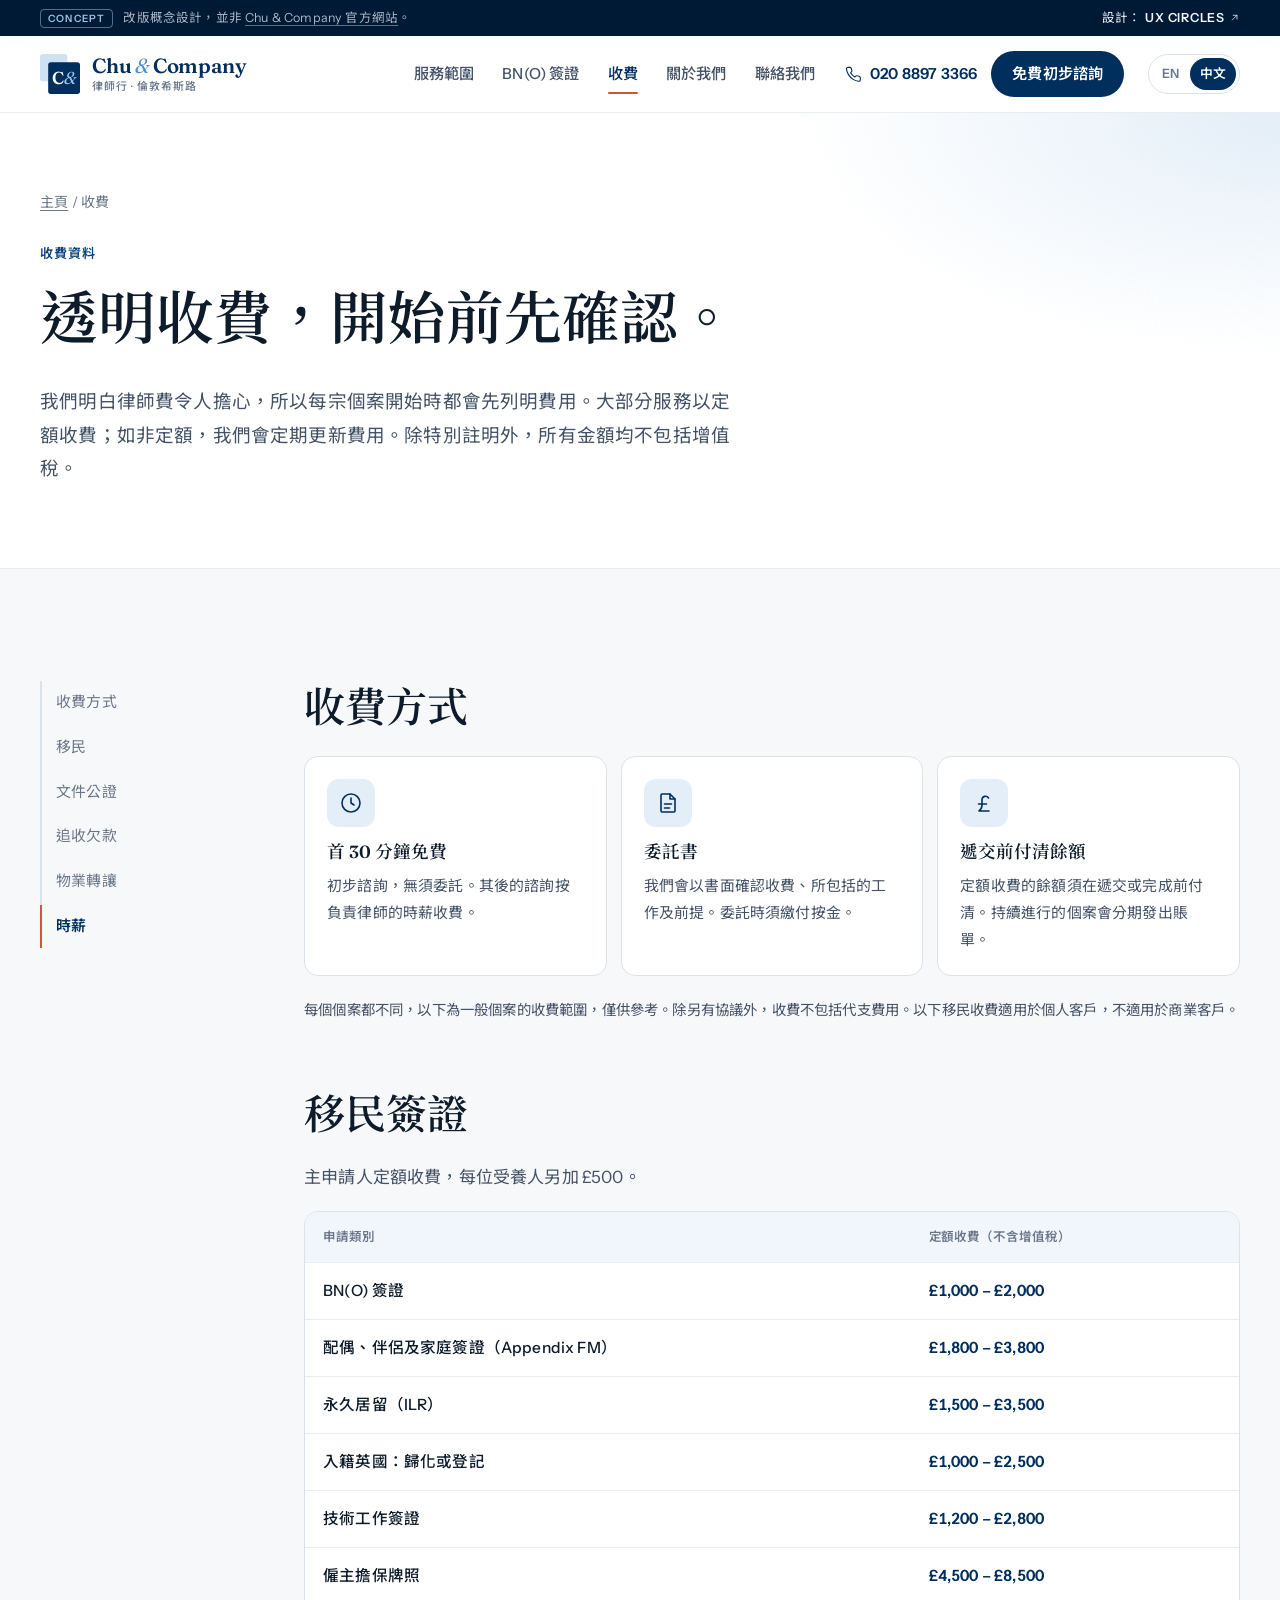
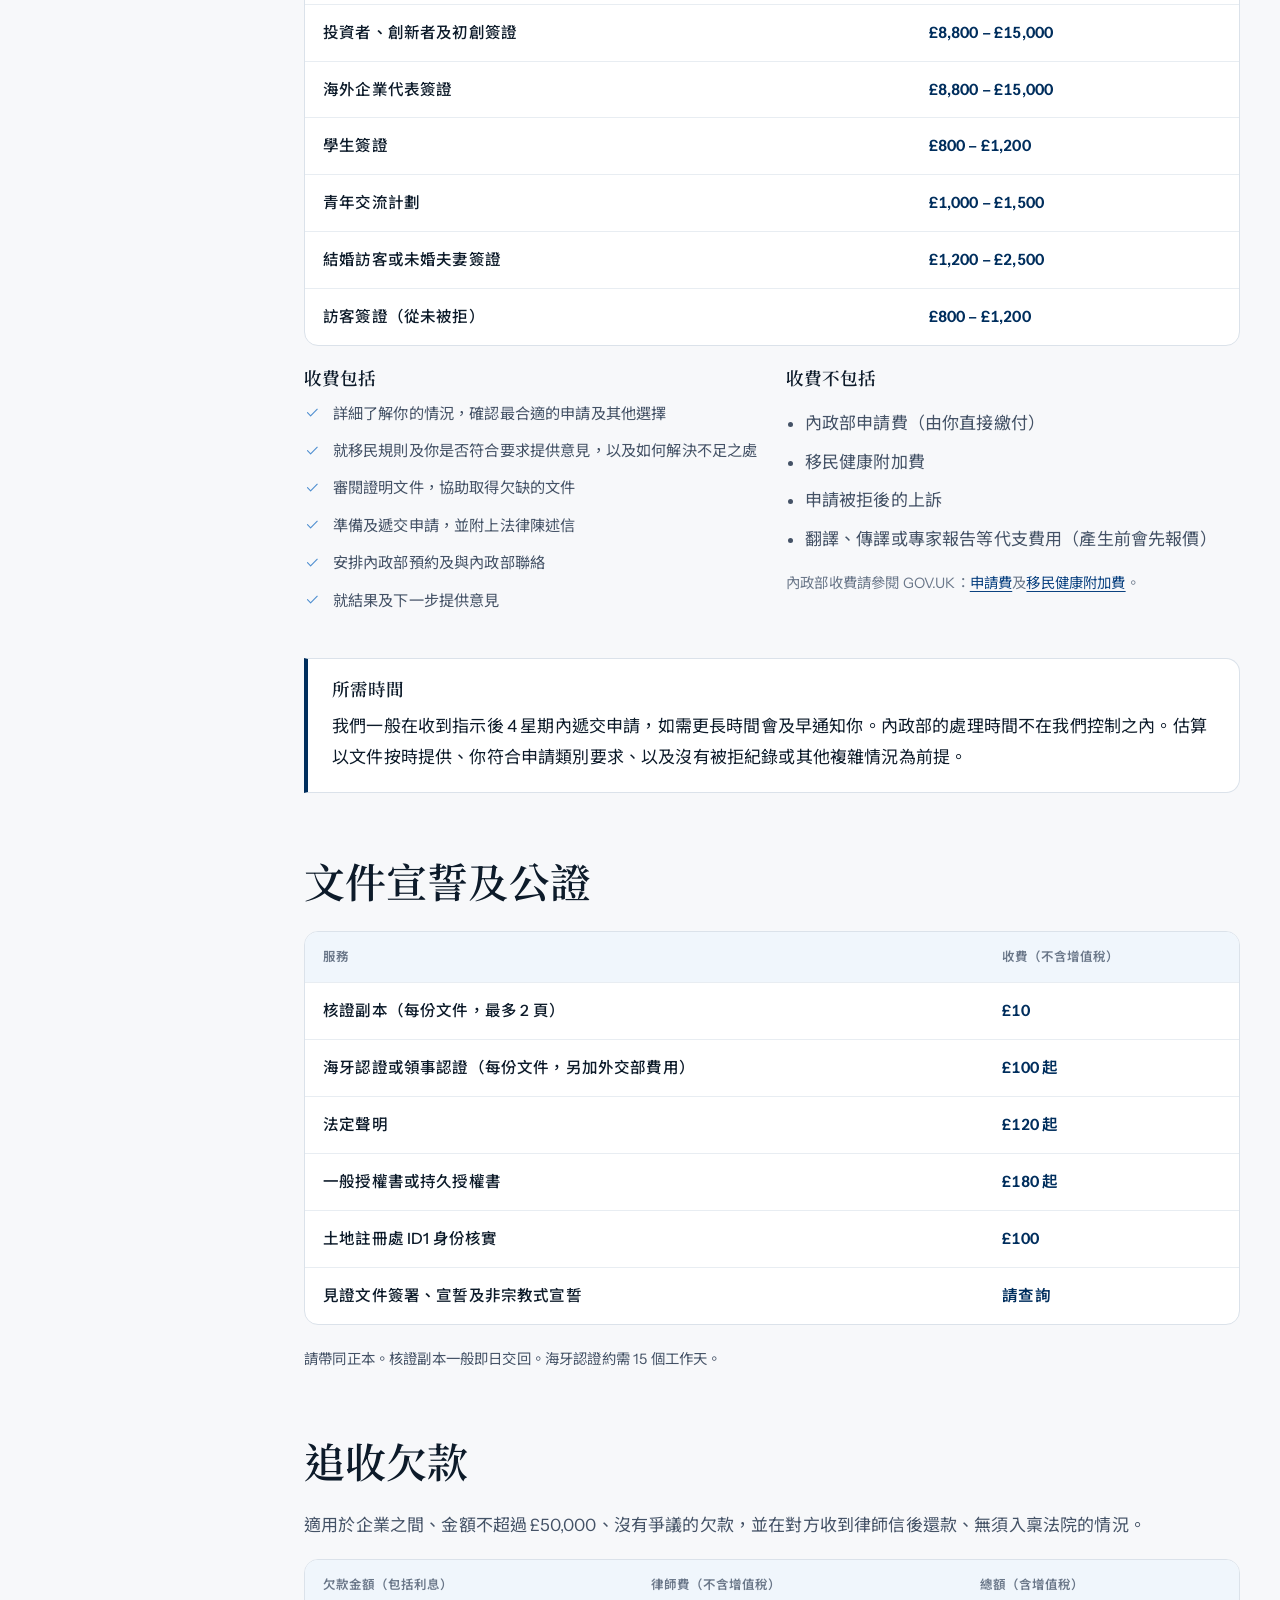
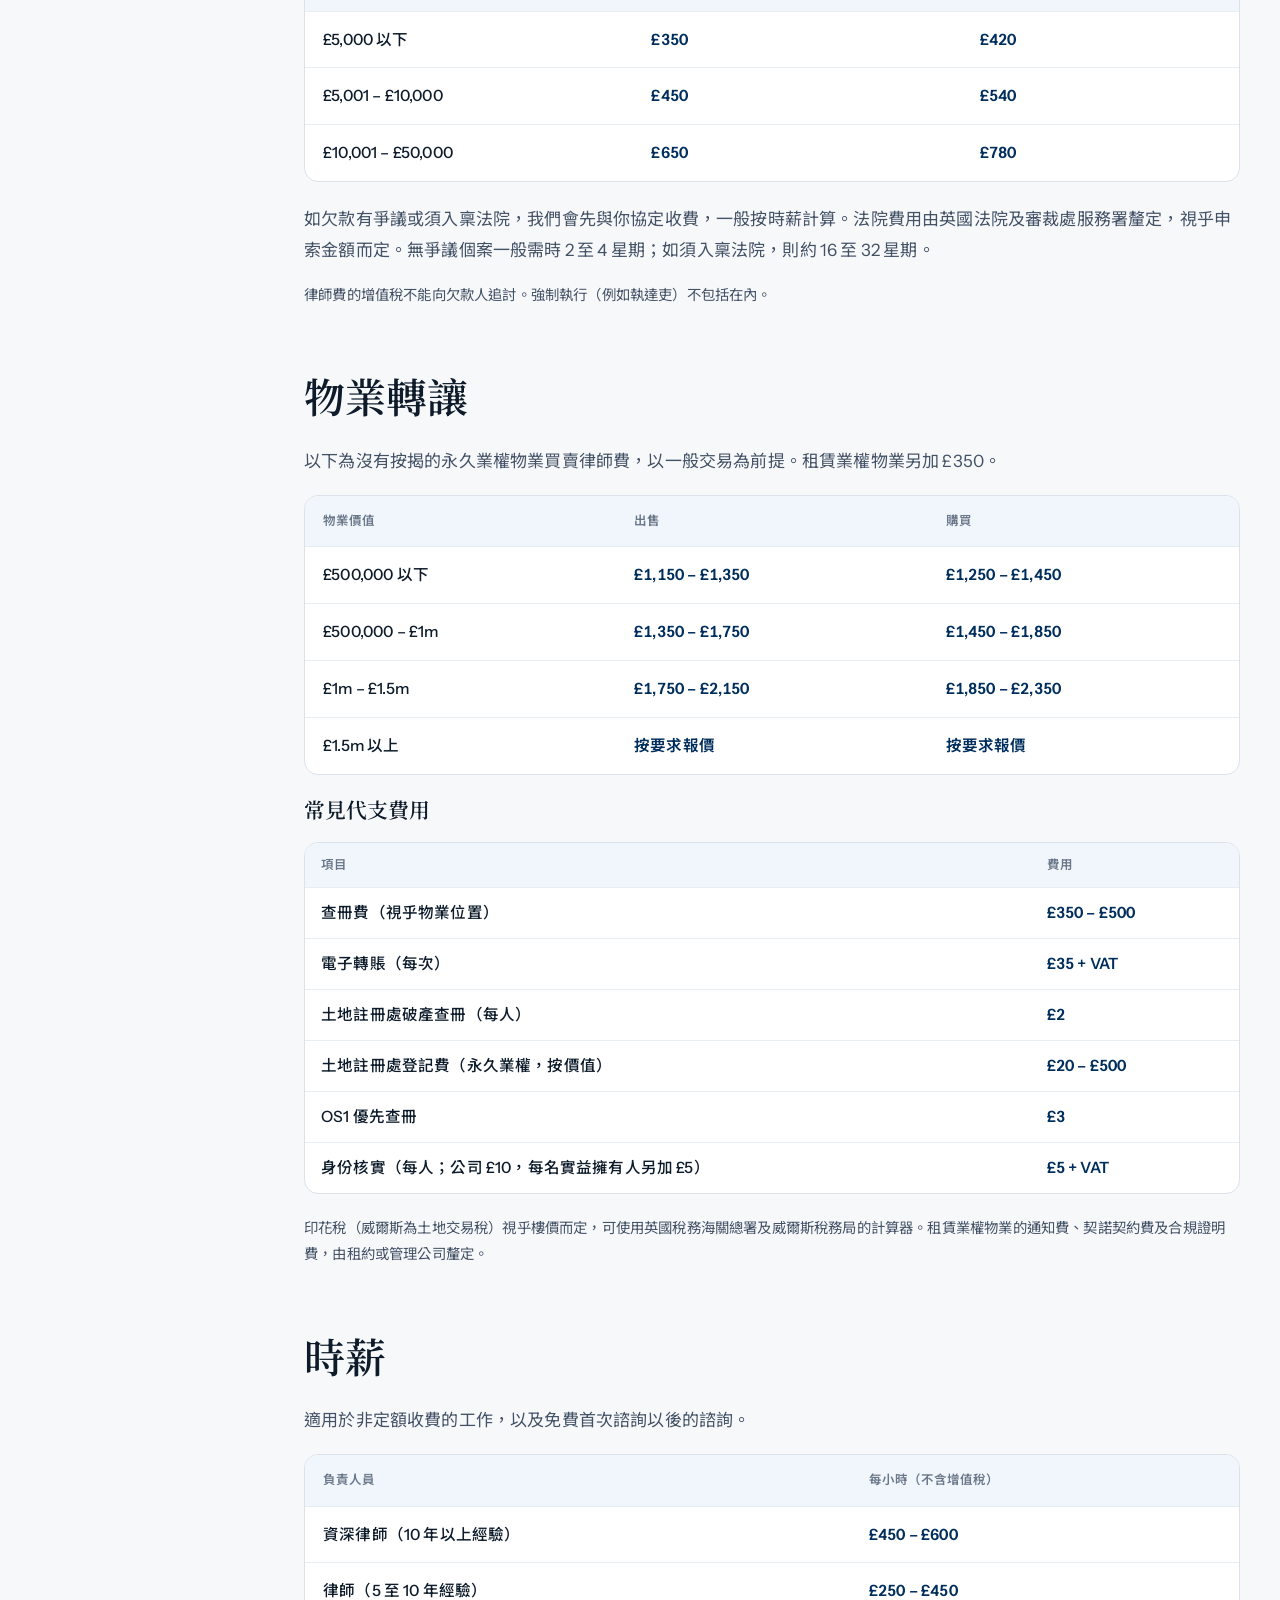
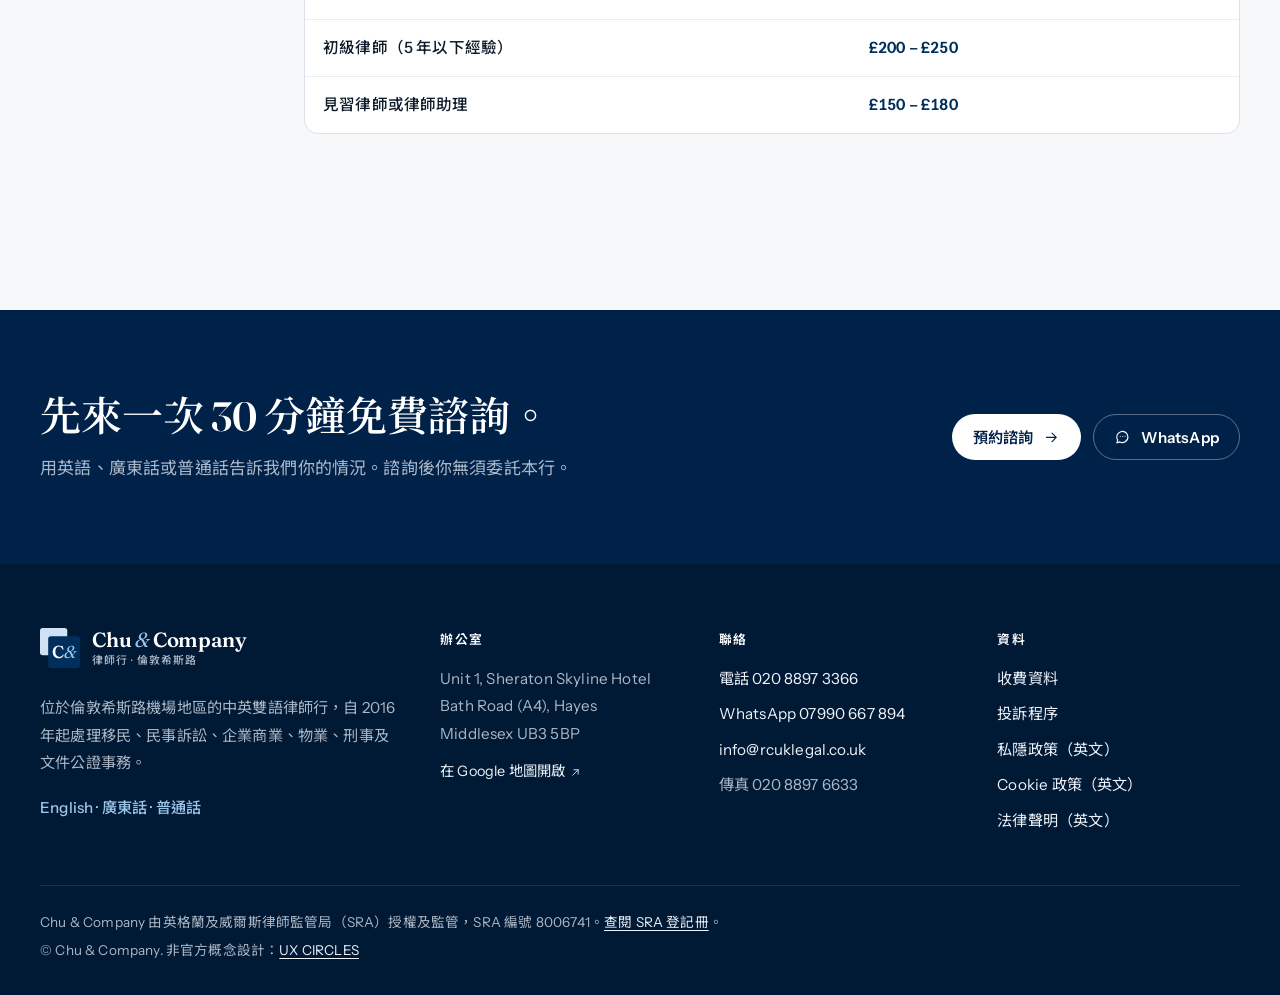
<file: zh/fees.html>
<!doctype html>
<html lang="zh-Hant-HK" class="no-js">
<head>
<meta charset="utf-8">
<meta name="viewport" content="width=device-width, initial-scale=1">
<title>收費｜Chu &amp; Company 律師行</title>
<meta name="description" content="移民、文件公證、追收欠款及物業轉讓的定額收費及時薪。首 30 分鐘諮詢免費。">
<meta property="og:title" content="收費｜Chu &amp; Company 律師行">
<meta property="og:description" content="移民、文件公證、追收欠款及物業轉讓的定額收費及時薪。首 30 分鐘諮詢免費。">
<meta name="robots" content="noindex, nofollow">
<meta name="theme-color" content="#002e5d">
<link rel="alternate" hreflang="en-GB" href="../fees.html">
<link rel="alternate" hreflang="zh-Hant" href="fees.html">
<link rel="icon" href="../assets/img/favicon.svg" type="image/svg+xml">
<link rel="preconnect" href="https://fonts.googleapis.com">
<link rel="preconnect" href="https://fonts.gstatic.com" crossorigin>
<link rel="stylesheet" href="https://fonts.googleapis.com/css2?family=Fraunces:ital,opsz,wght@0,9..144,400;0,9..144,500;0,9..144,600;1,9..144,400&family=Instrument+Sans:wght@400;500;600&family=Noto+Sans+TC:wght@400;500;700&family=Noto+Serif+TC:wght@500;600&display=swap">
<link rel="stylesheet" href="../assets/css/style.css">
</head>
<body class="lang-zh">
<a class="skip" href="#main">跳到主要內容</a>
<div class="concept-bar" role="note">
  <div class="container concept-inner">
    <p><span class="concept-tag">Concept</span><span class="concept-long">改版概念設計，並非 <a href="https://www.rcuklegal.co.uk/" target="_blank" rel="noopener">Chu &amp; Company 官方網站</a>。</span></p>
    <a href="https://ux-circles.com/professionals" target="_blank" rel="noopener"><span class="concept-by">設計：</span><strong>UX CIRCLES</strong> <svg class="ic-ext" viewBox="0 0 24 24" fill="none" stroke="currentColor" stroke-width="1.6" stroke-linecap="round" stroke-linejoin="round" aria-hidden="true"><path d="M7 17 17 7M9 7h8v8"/></svg></a>
  </div>
</div>
<header class="site-header">
  <div class="container header-inner">
    <a class="brand" href="index.html" aria-label="Chu &amp; Company 律師行主頁"><svg class="brand-mark" viewBox="0 0 44 44" aria-hidden="true"><rect x="0" y="0" width="30" height="30" rx="3" fill="#cfe1f2"/><rect x="9" y="9" width="35" height="35" rx="3" fill="#002e5d"/><text x="26.5" y="33" text-anchor="middle" font-family="Fraunces, Georgia, serif" font-size="19" font-weight="600" fill="#ffffff">C<tspan fill="#9cc5ea" font-style="italic" font-weight="400">&amp;</tspan></text></svg><span class="brand-text"><span class="brand-name" lang="en">Chu <span>&amp;</span> Company</span><span class="brand-sub">律師行 · 倫敦希斯路</span></span></a>
    <nav class="nav" id="site-nav" aria-label="主選單">
      <a href="services.html">服務範圍</a>
      <a href="bno-visa.html">BN(O) 簽證</a>
      <a href="fees.html" aria-current="page">收費</a>
      <a href="about.html">關於我們</a>
      <a href="contact.html">聯絡我們</a>
      <div class="nav-extra">
        <a class="nav-phone" href="tel:+442088973366"><svg class="ic" viewBox="0 0 24 24" fill="none" stroke="currentColor" stroke-width="1.6" stroke-linecap="round" stroke-linejoin="round" aria-hidden="true"><path d="M22 16.9v3a2 2 0 0 1-2.2 2 19.8 19.8 0 0 1-8.6-3.1 19.5 19.5 0 0 1-6-6A19.8 19.8 0 0 1 2.1 4.2 2 2 0 0 1 4.1 2h3a2 2 0 0 1 2 1.7c.1.9.4 1.8.7 2.7a2 2 0 0 1-.5 2.1L8 9.8a16 16 0 0 0 6 6l1.3-1.3a2 2 0 0 1 2.1-.4c.9.3 1.8.6 2.7.7a2 2 0 0 1 1.7 2z"/></svg><span>020 8897 3366</span></a>
        <a class="btn btn-primary" href="contact.html#enquiry">免費初步諮詢</a>
      </div>
    </nav>
    <div class="header-tools">
      <div class="lang-switch" aria-label="語言"><a href="../fees.html" lang="en-GB" hreflang="en-GB">EN</a><a href="fees.html" lang="zh-Hant" hreflang="zh-Hant" aria-current="true">中文</a></div>
      <button class="nav-toggle" type="button" aria-expanded="false" aria-controls="site-nav" aria-label="選單"><svg class="ic-open" viewBox="0 0 24 24" fill="none" stroke="currentColor" stroke-width="1.6" stroke-linecap="round" stroke-linejoin="round" aria-hidden="true"><path d="M4 7h16M4 12h16M4 17h16"/></svg><svg class="ic-close" viewBox="0 0 24 24" fill="none" stroke="currentColor" stroke-width="1.6" stroke-linecap="round" stroke-linejoin="round" aria-hidden="true"><path d="M6 6l12 12M18 6 6 18"/></svg></button>
    </div>
  </div>
</header>
<main id="main">

<section class="page-head">
  <div class="container">
    <p class="crumbs"><a href="index.html">主頁</a> <span aria-hidden="true">/</span> 收費</p>
    <p class="eyebrow">收費資料</p>
    <h1>透明收費，開始前先確認。</h1>
    <p class="lede">我們明白律師費令人擔心，所以每宗個案開始時都會先列明費用。大部分服務以定額收費；如非定額，我們會定期更新費用。除特別註明外，所有金額均不包括增值稅。</p>
  </div>
</section>
<section class="section">
  <div class="container fees-layout">
    <nav class="toc" aria-label="收費項目"><a href="#start">收費方式</a><a href="#immigration">移民</a><a href="#documents">文件公證</a><a href="#debt">追收欠款</a><a href="#conveyancing">物業轉讓</a><a href="#rates">時薪</a></nav>
    <div class="fees-main">
      <section id="start" class="fee-sec">
        <h2>收費方式</h2>
        <div class="how-cards">
          <div><span class="area-ic"><svg class="ic" viewBox="0 0 24 24" fill="none" stroke="currentColor" stroke-width="1.6" stroke-linecap="round" stroke-linejoin="round" aria-hidden="true"><circle cx="12" cy="12" r="9"/><path d="M12 7v5l3 2"/></svg></span><h3>首 30 分鐘免費</h3><p>初步諮詢，無須委託。其後的諮詢按負責律師的時薪收費。</p></div>
          <div><span class="area-ic"><svg class="ic" viewBox="0 0 24 24" fill="none" stroke="currentColor" stroke-width="1.6" stroke-linecap="round" stroke-linejoin="round" aria-hidden="true"><path d="M14 3H6a1 1 0 0 0-1 1v16a1 1 0 0 0 1 1h12a1 1 0 0 0 1-1V8z"/><path d="M14 3v5h5M8.5 13h7M8.5 17h5"/></svg></span><h3>委託書</h3><p>我們會以書面確認收費、所包括的工作及前提。委託時須繳付按金。</p></div>
          <div><span class="area-ic"><svg class="ic" viewBox="0 0 24 24" fill="none" stroke="currentColor" stroke-width="1.6" stroke-linecap="round" stroke-linejoin="round" aria-hidden="true"><path d="M17 20H7c2-1.5 3-3.5 3-6V8.5A3.5 3.5 0 0 1 16.5 7"/><path d="M6.5 13h8"/></svg></span><h3>遞交前付清餘額</h3><p>定額收費的餘額須在遞交或完成前付清。持續進行的個案會分期發出賬單。</p></div>
        </div>
        <p class="small">每個個案都不同，以下為一般個案的收費範圍，僅供參考。除另有協議外，收費不包括代支費用。以下移民收費適用於個人客戶，不適用於商業客戶。</p>
      </section>

      <section id="immigration" class="fee-sec">
        <h2>移民簽證</h2>
        <p>主申請人定額收費，每位受養人另加 £500。</p>
        <div class="table-wrap"><table class="ptable "><thead><tr><th scope="col">申請類別</th><th scope="col">定額收費（不含增值稅）</th></tr></thead><tbody><tr><th scope="row">BN(O) 簽證</th><td>£1,000 – £2,000</td></tr><tr><th scope="row">配偶、伴侶及家庭簽證（Appendix FM）</th><td>£1,800 – £3,800</td></tr><tr><th scope="row">永久居留（ILR）</th><td>£1,500 – £3,500</td></tr><tr><th scope="row">入籍英國：歸化或登記</th><td>£1,000 – £2,500</td></tr><tr><th scope="row">技術工作簽證</th><td>£1,200 – £2,800</td></tr><tr><th scope="row">僱主擔保牌照</th><td>£4,500 – £8,500</td></tr><tr><th scope="row">投資者、創新者及初創簽證</th><td>£8,800 – £15,000</td></tr><tr><th scope="row">海外企業代表簽證</th><td>£8,800 – £15,000</td></tr><tr><th scope="row">學生簽證</th><td>£800 – £1,200</td></tr><tr><th scope="row">青年交流計劃</th><td>£1,000 – £1,500</td></tr><tr><th scope="row">結婚訪客或未婚夫妻簽證</th><td>£1,200 – £2,500</td></tr><tr><th scope="row">訪客簽證（從未被拒）</th><td>£800 – £1,200</td></tr></tbody></table></div>
        <div class="two-col">
          <div><h3>收費包括</h3><ul class="ticks"><li><svg class="ic" viewBox="0 0 24 24" fill="none" stroke="currentColor" stroke-width="1.6" stroke-linecap="round" stroke-linejoin="round" aria-hidden="true"><path d="m5 12.5 4.5 4.5L19 7.5"/></svg><span>詳細了解你的情況，確認最合適的申請及其他選擇</span></li><li><svg class="ic" viewBox="0 0 24 24" fill="none" stroke="currentColor" stroke-width="1.6" stroke-linecap="round" stroke-linejoin="round" aria-hidden="true"><path d="m5 12.5 4.5 4.5L19 7.5"/></svg><span>就移民規則及你是否符合要求提供意見，以及如何解決不足之處</span></li><li><svg class="ic" viewBox="0 0 24 24" fill="none" stroke="currentColor" stroke-width="1.6" stroke-linecap="round" stroke-linejoin="round" aria-hidden="true"><path d="m5 12.5 4.5 4.5L19 7.5"/></svg><span>審閱證明文件，協助取得欠缺的文件</span></li><li><svg class="ic" viewBox="0 0 24 24" fill="none" stroke="currentColor" stroke-width="1.6" stroke-linecap="round" stroke-linejoin="round" aria-hidden="true"><path d="m5 12.5 4.5 4.5L19 7.5"/></svg><span>準備及遞交申請，並附上法律陳述信</span></li><li><svg class="ic" viewBox="0 0 24 24" fill="none" stroke="currentColor" stroke-width="1.6" stroke-linecap="round" stroke-linejoin="round" aria-hidden="true"><path d="m5 12.5 4.5 4.5L19 7.5"/></svg><span>安排內政部預約及與內政部聯絡</span></li><li><svg class="ic" viewBox="0 0 24 24" fill="none" stroke="currentColor" stroke-width="1.6" stroke-linecap="round" stroke-linejoin="round" aria-hidden="true"><path d="m5 12.5 4.5 4.5L19 7.5"/></svg><span>就結果及下一步提供意見</span></li></ul></div>
          <div><h3>收費不包括</h3><ul class="dashes"><li>內政部申請費（由你直接繳付）</li><li>移民健康附加費</li><li>申請被拒後的上訴</li><li>翻譯、傳譯或專家報告等代支費用（產生前會先報價）</li></ul>
            <p class="small">內政部收費請參閱 GOV.UK：<a href="https://www.gov.uk/government/publications/visa-regulations-revised-table" target="_blank" rel="noopener">申請費</a>及<a href="https://www.gov.uk/healthcare-immigration-application/how-much-pay" target="_blank" rel="noopener">移民健康附加費</a>。</p></div>
        </div>
        <div class="callout">
          <h3>所需時間</h3>
          <p>我們一般在收到指示後 4 星期內遞交申請，如需更長時間會及早通知你。內政部的處理時間不在我們控制之內。估算以文件按時提供、你符合申請類別要求、以及沒有被拒紀錄或其他複雜情況為前提。</p>
        </div>
      </section>

      <section id="documents" class="fee-sec">
        <h2>文件宣誓及公證</h2>
        <div class="table-wrap"><table class="ptable "><thead><tr><th scope="col">服務</th><th scope="col">收費（不含增值稅）</th></tr></thead><tbody><tr><th scope="row">核證副本（每份文件，最多 2 頁）</th><td>£10</td></tr><tr><th scope="row">海牙認證或領事認證（每份文件，另加外交部費用）</th><td>£100 起</td></tr><tr><th scope="row">法定聲明</th><td>£120 起</td></tr><tr><th scope="row">一般授權書或持久授權書</th><td>£180 起</td></tr><tr><th scope="row">土地註冊處 ID1 身份核實</th><td>£100</td></tr><tr><th scope="row">見證文件簽署、宣誓及非宗教式宣誓</th><td>請查詢</td></tr></tbody></table></div>
        <p class="small">請帶同正本。核證副本一般即日交回。海牙認證約需 15 個工作天。</p>
      </section>

      <section id="debt" class="fee-sec">
        <h2>追收欠款</h2>
        <p>適用於企業之間、金額不超過 £50,000、沒有爭議的欠款，並在對方收到律師信後還款、無須入稟法院的情況。</p>
        <div class="table-wrap"><table class="ptable "><thead><tr><th scope="col">欠款金額（包括利息）</th><th scope="col">律師費（不含增值稅）</th><th scope="col">總額（含增值稅）</th></tr></thead><tbody><tr><th scope="row">£5,000 以下</th><td>£350</td><td>£420</td></tr><tr><th scope="row">£5,001 – £10,000</th><td>£450</td><td>£540</td></tr><tr><th scope="row">£10,001 – £50,000</th><td>£650</td><td>£780</td></tr></tbody></table></div>
        <p>如欠款有爭議或須入稟法院，我們會先與你協定收費，一般按時薪計算。法院費用由英國法院及審裁處服務署釐定，視乎申索金額而定。無爭議個案一般需時 2 至 4 星期；如須入稟法院，則約 16 至 32 星期。</p>
        <p class="small">律師費的增值稅不能向欠款人追討。強制執行（例如執達吏）不包括在內。</p>
      </section>

      <section id="conveyancing" class="fee-sec">
        <h2>物業轉讓</h2>
        <p>以下為沒有按揭的永久業權物業買賣律師費，以一般交易為前提。租賃業權物業另加 £350。</p>
        <div class="table-wrap"><table class="ptable "><thead><tr><th scope="col">物業價值</th><th scope="col">出售</th><th scope="col">購買</th></tr></thead><tbody><tr><th scope="row">£500,000 以下</th><td>£1,150 – £1,350</td><td>£1,250 – £1,450</td></tr><tr><th scope="row">£500,000 – £1m</th><td>£1,350 – £1,750</td><td>£1,450 – £1,850</td></tr><tr><th scope="row">£1m – £1.5m</th><td>£1,750 – £2,150</td><td>£1,850 – £2,350</td></tr><tr><th scope="row">£1.5m 以上</th><td>按要求報價</td><td>按要求報價</td></tr></tbody></table></div>
        <h3>常見代支費用</h3>
        <div class="table-wrap"><table class="ptable compact"><thead><tr><th scope="col">項目</th><th scope="col">費用</th></tr></thead><tbody><tr><th scope="row">查冊費（視乎物業位置）</th><td>£350 – £500</td></tr><tr><th scope="row">電子轉賬（每次）</th><td>£35 + VAT</td></tr><tr><th scope="row">土地註冊處破產查冊（每人）</th><td>£2</td></tr><tr><th scope="row">土地註冊處登記費（永久業權，按價值）</th><td>£20 – £500</td></tr><tr><th scope="row">OS1 優先查冊</th><td>£3</td></tr><tr><th scope="row">身份核實（每人；公司 £10，每名實益擁有人另加 £5）</th><td>£5 + VAT</td></tr></tbody></table></div>
        <p class="small">印花稅（威爾斯為土地交易稅）視乎樓價而定，可使用英國稅務海關總署及威爾斯稅務局的計算器。租賃業權物業的通知費、契諾契約費及合規證明費，由租約或管理公司釐定。</p>
      </section>

      <section id="rates" class="fee-sec">
        <h2>時薪</h2>
        <p>適用於非定額收費的工作，以及免費首次諮詢以後的諮詢。</p>
        <div class="table-wrap"><table class="ptable "><thead><tr><th scope="col">負責人員</th><th scope="col">每小時（不含增值稅）</th></tr></thead><tbody><tr><th scope="row">資深律師（10 年以上經驗）</th><td>£450 – £600</td></tr><tr><th scope="row">律師（5 至 10 年經驗）</th><td>£250 – £450</td></tr><tr><th scope="row">初級律師（5 年以下經驗）</th><td>£200 – £250</td></tr><tr><th scope="row">見習律師或律師助理</th><td>£150 – £180</td></tr></tbody></table></div>
      </section>
    </div>
  </div>
</section>
<section class="cta-band">
  <div class="container cta-inner">
    <div>
      <h2>先來一次 30 分鐘免費諮詢。</h2>
      <p>用英語、廣東話或普通話告訴我們你的情況。諮詢後你無須委託本行。</p>
    </div>
    <div class="cta-actions">
      <a class="btn btn-light" href="contact.html#enquiry">預約諮詢 <svg class="ic" viewBox="0 0 24 24" fill="none" stroke="currentColor" stroke-width="1.6" stroke-linecap="round" stroke-linejoin="round" aria-hidden="true"><path d="M5 12h14M13 6l6 6-6 6"/></svg></a>
      <a class="btn btn-outline-light" href="https://wa.me/447990667894" target="_blank" rel="noopener"><svg class="ic" viewBox="0 0 24 24" fill="none" stroke="currentColor" stroke-width="1.6" stroke-linecap="round" stroke-linejoin="round" aria-hidden="true"><path d="M20 11.5a8 8 0 0 1-11.8 7L4 20l1.4-4A8 8 0 1 1 20 11.5z"/><path d="M9 10.5h.01M12.5 10.5h.01M16 10.5h.01"/></svg> WhatsApp</a>
    </div>
  </div>
</section>

</main>
<footer class="site-footer">
  <div class="container">
    <div class="footer-grid">
      <div class="footer-about">
        <a class="brand" href="index.html" aria-label="Chu &amp; Company 律師行主頁"><svg class="brand-mark" viewBox="0 0 44 44" aria-hidden="true"><rect x="0" y="0" width="30" height="30" rx="3" fill="#cfe1f2"/><rect x="9" y="9" width="35" height="35" rx="3" fill="#002e5d"/><text x="26.5" y="33" text-anchor="middle" font-family="Fraunces, Georgia, serif" font-size="19" font-weight="600" fill="#ffffff">C<tspan fill="#9cc5ea" font-style="italic" font-weight="400">&amp;</tspan></text></svg><span class="brand-text"><span class="brand-name" lang="en">Chu <span>&amp;</span> Company</span><span class="brand-sub">律師行 · 倫敦希斯路</span></span></a>
        <p>位於倫敦希斯路機場地區的中英雙語律師行，自 2016 年起處理移民、民事訴訟、企業商業、物業、刑事及文件公證事務。</p>
        <p class="footer-langs">English · 廣東話 · 普通話</p>
      </div>
      <div>
        <p class="footer-h">辦公室</p>
        <address>Unit 1, Sheraton Skyline Hotel<br>Bath Road (A4), Hayes<br>Middlesex UB3 5BP</address>
        <a class="footer-map" href="https://www.google.com/maps/search/?api=1&query=Sheraton+Skyline+Hotel+Bath+Road+Hayes+UB3+5BP" target="_blank" rel="noopener">在 Google 地圖開啟 <svg class="ic-ext" viewBox="0 0 24 24" fill="none" stroke="currentColor" stroke-width="1.6" stroke-linecap="round" stroke-linejoin="round" aria-hidden="true"><path d="M7 17 17 7M9 7h8v8"/></svg></a>
      </div>
      <div>
        <p class="footer-h">聯絡</p>
        <ul>
          <li><a href="tel:+442088973366">電話 020 8897 3366</a></li>
          <li><a href="https://wa.me/447990667894" target="_blank" rel="noopener">WhatsApp 07990 667 894</a></li>
          <li><a href="mailto:info@rcuklegal.co.uk">info@rcuklegal.co.uk</a></li>
          <li><span class="muted">傳真 020 8897 6633</span></li>
        </ul>
      </div>
      <div>
        <p class="footer-h">資料</p>
        <ul>
          <li><a href="fees.html">收費資料</a></li>
          <li><a href="about.html#complaints">投訴程序</a></li>
          <li><a href="https://www.rcuklegal.co.uk/privacy-notice" target="_blank" rel="noopener">私隱政策（英文）</a></li>
          <li><a href="https://www.rcuklegal.co.uk/cookies-policy" target="_blank" rel="noopener">Cookie 政策（英文）</a></li>
          <li><a href="https://www.rcuklegal.co.uk/accessibility" target="_blank" rel="noopener">法律聲明（英文）</a></li>
        </ul>
      </div>
    </div>
    <div class="footer-legal">
      <p>Chu &amp; Company 由英格蘭及威爾斯律師監管局（SRA）授權及監管，SRA 編號 8006741。<a href="https://www.sra.org.uk/consumers/register/" target="_blank" rel="noopener">查閱 SRA 登記冊</a>。</p>
      <p>&copy; Chu &amp; Company. 非官方概念設計：<a href="https://ux-circles.com/professionals" target="_blank" rel="noopener">UX CIRCLES</a></p>
    </div>
  </div>
</footer>
<div class="mobile-cta">
  <a class="btn btn-ghost" href="tel:+442088973366"><svg class="ic" viewBox="0 0 24 24" fill="none" stroke="currentColor" stroke-width="1.6" stroke-linecap="round" stroke-linejoin="round" aria-hidden="true"><path d="M22 16.9v3a2 2 0 0 1-2.2 2 19.8 19.8 0 0 1-8.6-3.1 19.5 19.5 0 0 1-6-6A19.8 19.8 0 0 1 2.1 4.2 2 2 0 0 1 4.1 2h3a2 2 0 0 1 2 1.7c.1.9.4 1.8.7 2.7a2 2 0 0 1-.5 2.1L8 9.8a16 16 0 0 0 6 6l1.3-1.3a2 2 0 0 1 2.1-.4c.9.3 1.8.6 2.7.7a2 2 0 0 1 1.7 2z"/></svg> 致電</a>
  <a class="btn btn-ghost" href="https://wa.me/447990667894" target="_blank" rel="noopener"><svg class="ic" viewBox="0 0 24 24" fill="none" stroke="currentColor" stroke-width="1.6" stroke-linecap="round" stroke-linejoin="round" aria-hidden="true"><path d="M20 11.5a8 8 0 0 1-11.8 7L4 20l1.4-4A8 8 0 1 1 20 11.5z"/><path d="M9 10.5h.01M12.5 10.5h.01M16 10.5h.01"/></svg> WhatsApp</a>
  <a class="btn btn-primary" href="contact.html#enquiry">查詢</a>
</div>
<script src="../assets/js/main.js"></script>
</body>
</html>
</file>
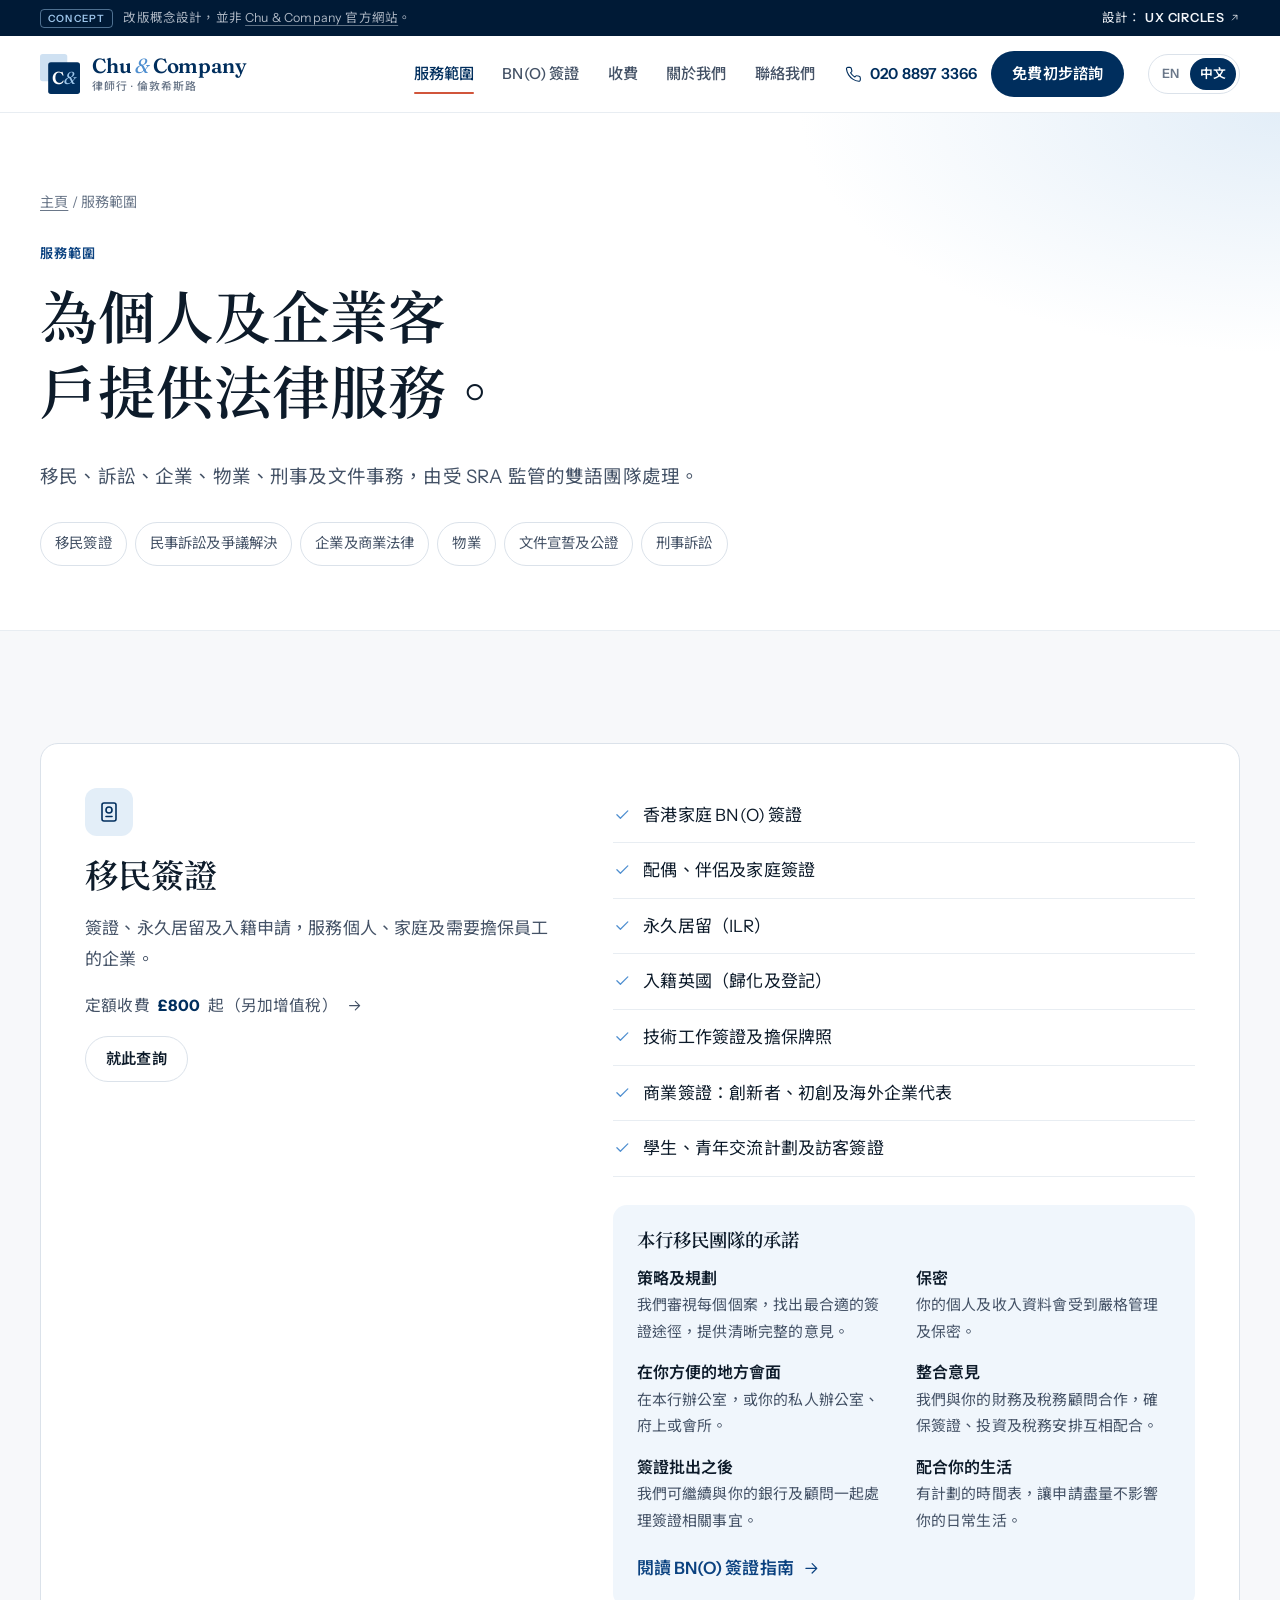
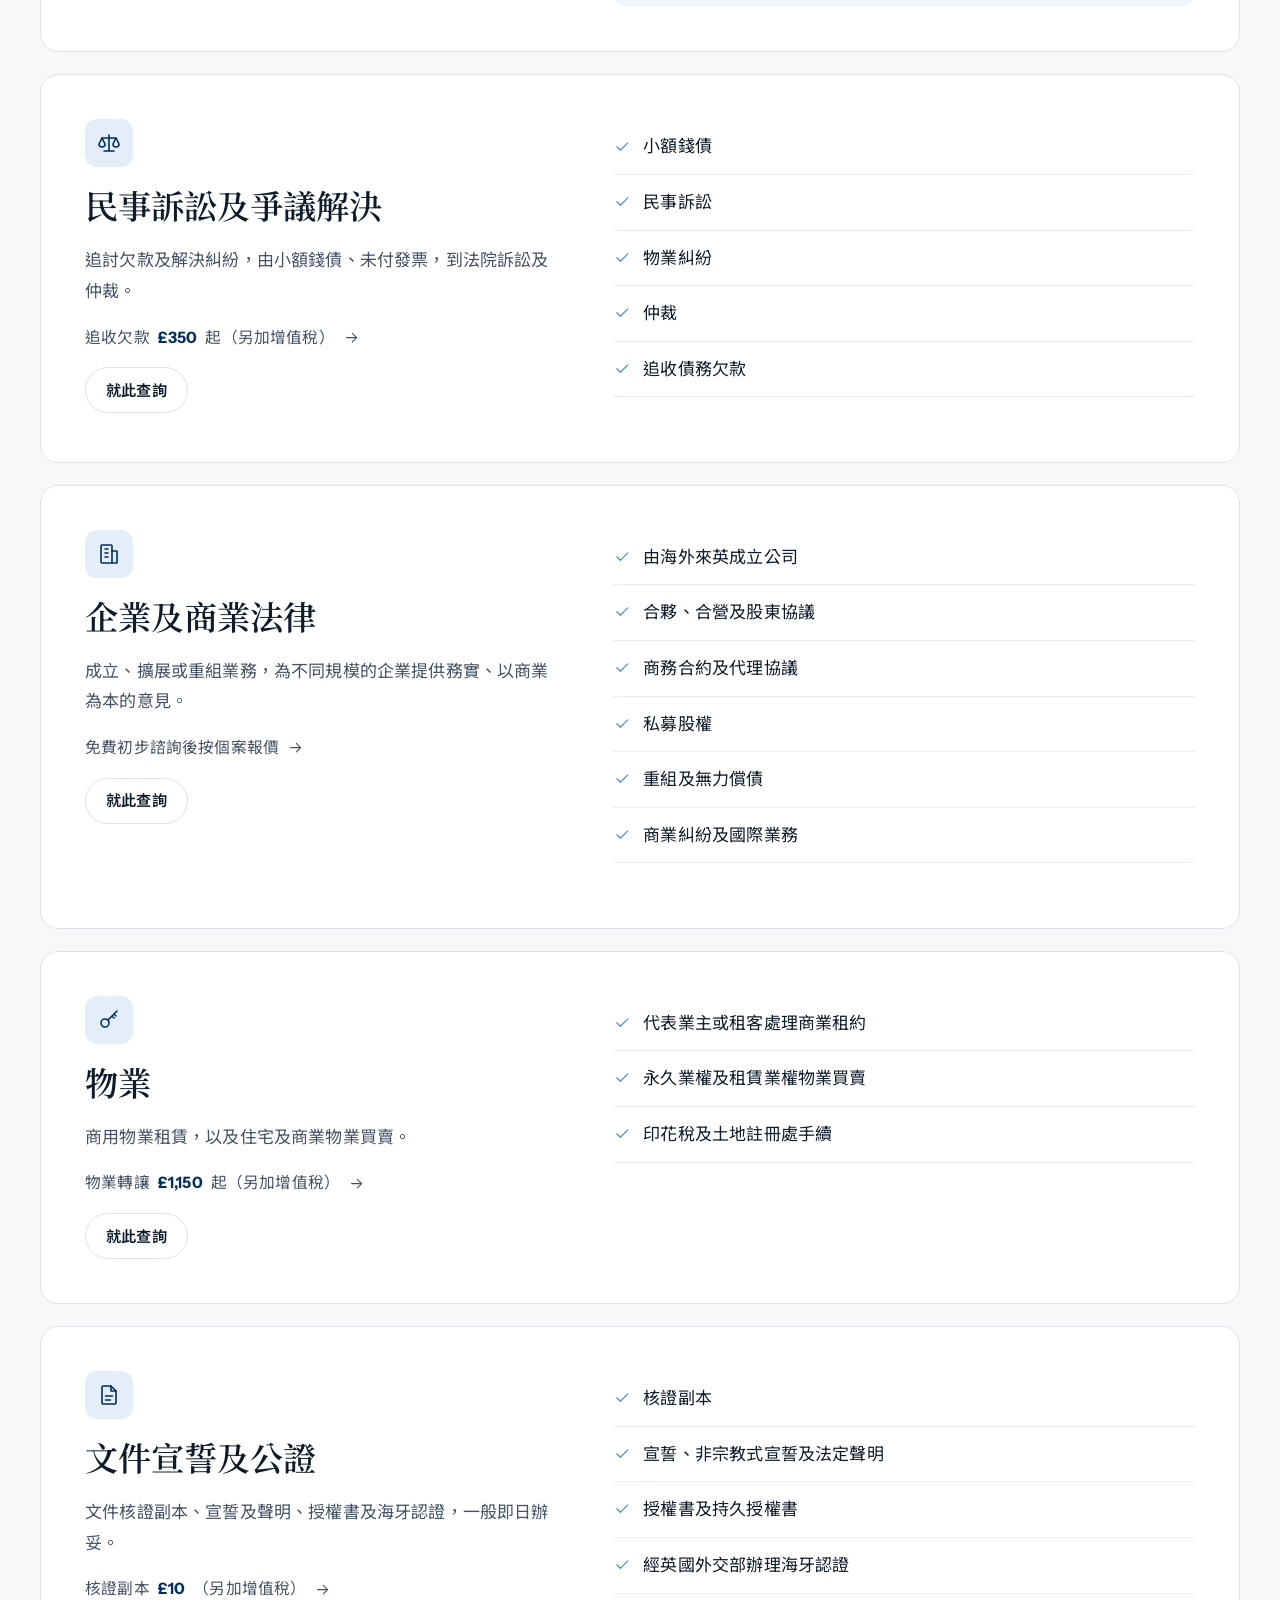
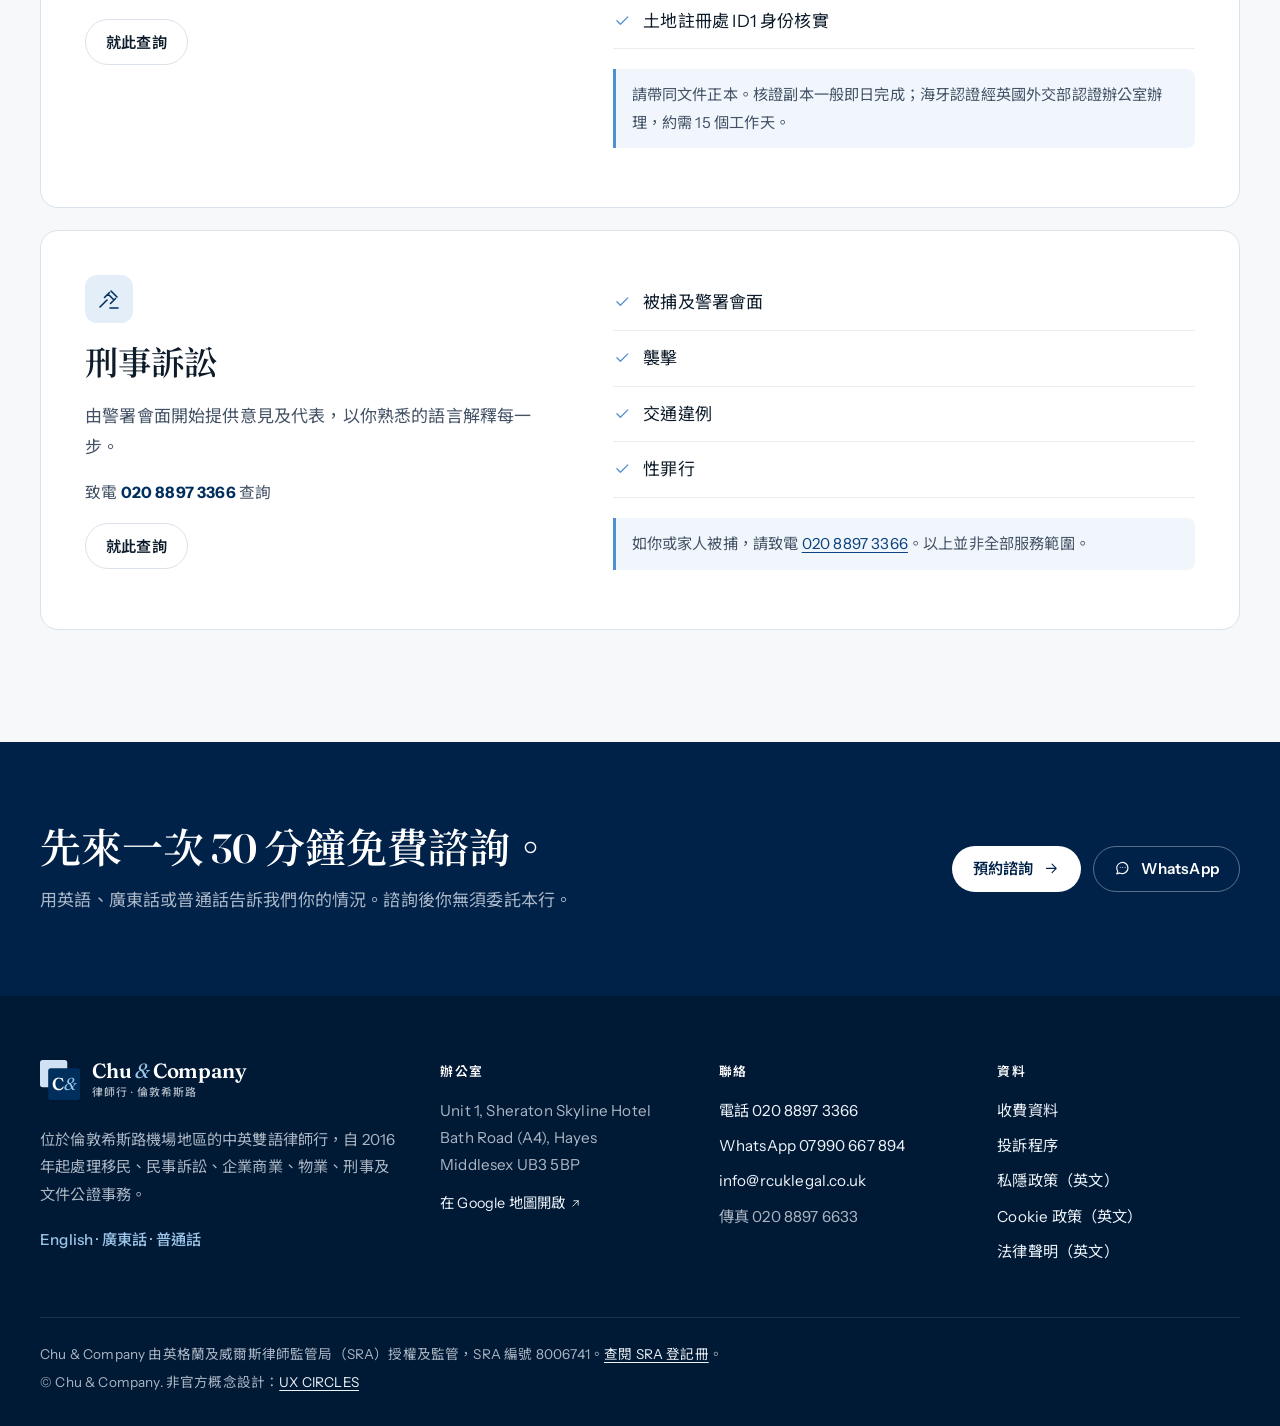
<file: zh/services.html>
<!doctype html>
<html lang="zh-Hant-HK" class="no-js">
<head>
<meta charset="utf-8">
<meta name="viewport" content="width=device-width, initial-scale=1">
<title>服務範圍｜Chu &amp; Company 律師行</title>
<meta name="description" content="移民及 BN(O) 簽證、民事訴訟及追收欠款、企業商業、物業、刑事及文件公證。">
<meta property="og:title" content="服務範圍｜Chu &amp; Company 律師行">
<meta property="og:description" content="移民及 BN(O) 簽證、民事訴訟及追收欠款、企業商業、物業、刑事及文件公證。">
<meta name="robots" content="noindex, nofollow">
<meta name="theme-color" content="#002e5d">
<link rel="alternate" hreflang="en-GB" href="../services.html">
<link rel="alternate" hreflang="zh-Hant" href="services.html">
<link rel="icon" href="../assets/img/favicon.svg" type="image/svg+xml">
<link rel="preconnect" href="https://fonts.googleapis.com">
<link rel="preconnect" href="https://fonts.gstatic.com" crossorigin>
<link rel="stylesheet" href="https://fonts.googleapis.com/css2?family=Fraunces:ital,opsz,wght@0,9..144,400;0,9..144,500;0,9..144,600;1,9..144,400&family=Instrument+Sans:wght@400;500;600&family=Noto+Sans+TC:wght@400;500;700&family=Noto+Serif+TC:wght@500;600&display=swap">
<link rel="stylesheet" href="../assets/css/style.css">
</head>
<body class="lang-zh">
<a class="skip" href="#main">跳到主要內容</a>
<div class="concept-bar" role="note">
  <div class="container concept-inner">
    <p><span class="concept-tag">Concept</span><span class="concept-long">改版概念設計，並非 <a href="https://www.rcuklegal.co.uk/" target="_blank" rel="noopener">Chu &amp; Company 官方網站</a>。</span></p>
    <a href="https://ux-circles.com/professionals" target="_blank" rel="noopener"><span class="concept-by">設計：</span><strong>UX CIRCLES</strong> <svg class="ic-ext" viewBox="0 0 24 24" fill="none" stroke="currentColor" stroke-width="1.6" stroke-linecap="round" stroke-linejoin="round" aria-hidden="true"><path d="M7 17 17 7M9 7h8v8"/></svg></a>
  </div>
</div>
<header class="site-header">
  <div class="container header-inner">
    <a class="brand" href="index.html" aria-label="Chu &amp; Company 律師行主頁"><svg class="brand-mark" viewBox="0 0 44 44" aria-hidden="true"><rect x="0" y="0" width="30" height="30" rx="3" fill="#cfe1f2"/><rect x="9" y="9" width="35" height="35" rx="3" fill="#002e5d"/><text x="26.5" y="33" text-anchor="middle" font-family="Fraunces, Georgia, serif" font-size="19" font-weight="600" fill="#ffffff">C<tspan fill="#9cc5ea" font-style="italic" font-weight="400">&amp;</tspan></text></svg><span class="brand-text"><span class="brand-name" lang="en">Chu <span>&amp;</span> Company</span><span class="brand-sub">律師行 · 倫敦希斯路</span></span></a>
    <nav class="nav" id="site-nav" aria-label="主選單">
      <a href="services.html" aria-current="page">服務範圍</a>
      <a href="bno-visa.html">BN(O) 簽證</a>
      <a href="fees.html">收費</a>
      <a href="about.html">關於我們</a>
      <a href="contact.html">聯絡我們</a>
      <div class="nav-extra">
        <a class="nav-phone" href="tel:+442088973366"><svg class="ic" viewBox="0 0 24 24" fill="none" stroke="currentColor" stroke-width="1.6" stroke-linecap="round" stroke-linejoin="round" aria-hidden="true"><path d="M22 16.9v3a2 2 0 0 1-2.2 2 19.8 19.8 0 0 1-8.6-3.1 19.5 19.5 0 0 1-6-6A19.8 19.8 0 0 1 2.1 4.2 2 2 0 0 1 4.1 2h3a2 2 0 0 1 2 1.7c.1.9.4 1.8.7 2.7a2 2 0 0 1-.5 2.1L8 9.8a16 16 0 0 0 6 6l1.3-1.3a2 2 0 0 1 2.1-.4c.9.3 1.8.6 2.7.7a2 2 0 0 1 1.7 2z"/></svg><span>020 8897 3366</span></a>
        <a class="btn btn-primary" href="contact.html#enquiry">免費初步諮詢</a>
      </div>
    </nav>
    <div class="header-tools">
      <div class="lang-switch" aria-label="語言"><a href="../services.html" lang="en-GB" hreflang="en-GB">EN</a><a href="services.html" lang="zh-Hant" hreflang="zh-Hant" aria-current="true">中文</a></div>
      <button class="nav-toggle" type="button" aria-expanded="false" aria-controls="site-nav" aria-label="選單"><svg class="ic-open" viewBox="0 0 24 24" fill="none" stroke="currentColor" stroke-width="1.6" stroke-linecap="round" stroke-linejoin="round" aria-hidden="true"><path d="M4 7h16M4 12h16M4 17h16"/></svg><svg class="ic-close" viewBox="0 0 24 24" fill="none" stroke="currentColor" stroke-width="1.6" stroke-linecap="round" stroke-linejoin="round" aria-hidden="true"><path d="M6 6l12 12M18 6 6 18"/></svg></button>
    </div>
  </div>
</header>
<main id="main">

<section class="page-head">
  <div class="container">
    <p class="crumbs"><a href="index.html">主頁</a> <span aria-hidden="true">/</span> 服務範圍</p>
    <p class="eyebrow">服務範圍</p>
    <h1>為個人及企業客戶提供法律服務。</h1>
    <p class="lede">移民、訴訟、企業、物業、刑事及文件事務，由受 SRA 監管的雙語團隊處理。</p><nav class="jump" aria-label="本頁內容"><a href="#immigration">移民簽證</a><a href="#litigation">民事訴訟及爭議解決</a><a href="#corporate">企業及商業法律</a><a href="#property">物業</a><a href="#documents">文件宣誓及公證</a><a href="#criminal">刑事訴訟</a></nav>
  </div>
</section>
<section class="section">
  <div class="container svc-list">
    <article class="svc reveal" id="immigration">
      <div class="svc-side">
        <span class="area-ic"><svg class="ic" viewBox="0 0 24 24" fill="none" stroke="currentColor" stroke-width="1.6" stroke-linecap="round" stroke-linejoin="round" aria-hidden="true"><rect x="5" y="3" width="14" height="18" rx="2"/><circle cx="12" cy="10" r="3"/><path d="M9 16.5h6"/></svg></span>
        <h2>移民簽證</h2>
        <p>簽證、永久居留及入籍申請，服務個人、家庭及需要擔保員工的企業。</p>
        <p class="svc-price"><a href="fees.html#immigration">定額收費 <strong>£800</strong> 起（另加增值稅） <svg class="ic" viewBox="0 0 24 24" fill="none" stroke="currentColor" stroke-width="1.6" stroke-linecap="round" stroke-linejoin="round" aria-hidden="true"><path d="M5 12h14M13 6l6 6-6 6"/></svg></a></p>
        <a class="btn btn-ghost" href="contact.html?matter=immigration#enquiry">就此查詢</a>
      </div>
      <div class="svc-main">
        <ul class="ticks"><li><svg class="ic" viewBox="0 0 24 24" fill="none" stroke="currentColor" stroke-width="1.6" stroke-linecap="round" stroke-linejoin="round" aria-hidden="true"><path d="m5 12.5 4.5 4.5L19 7.5"/></svg><span>香港家庭 BN(O) 簽證</span></li><li><svg class="ic" viewBox="0 0 24 24" fill="none" stroke="currentColor" stroke-width="1.6" stroke-linecap="round" stroke-linejoin="round" aria-hidden="true"><path d="m5 12.5 4.5 4.5L19 7.5"/></svg><span>配偶、伴侶及家庭簽證</span></li><li><svg class="ic" viewBox="0 0 24 24" fill="none" stroke="currentColor" stroke-width="1.6" stroke-linecap="round" stroke-linejoin="round" aria-hidden="true"><path d="m5 12.5 4.5 4.5L19 7.5"/></svg><span>永久居留（ILR）</span></li><li><svg class="ic" viewBox="0 0 24 24" fill="none" stroke="currentColor" stroke-width="1.6" stroke-linecap="round" stroke-linejoin="round" aria-hidden="true"><path d="m5 12.5 4.5 4.5L19 7.5"/></svg><span>入籍英國（歸化及登記）</span></li><li><svg class="ic" viewBox="0 0 24 24" fill="none" stroke="currentColor" stroke-width="1.6" stroke-linecap="round" stroke-linejoin="round" aria-hidden="true"><path d="m5 12.5 4.5 4.5L19 7.5"/></svg><span>技術工作簽證及擔保牌照</span></li><li><svg class="ic" viewBox="0 0 24 24" fill="none" stroke="currentColor" stroke-width="1.6" stroke-linecap="round" stroke-linejoin="round" aria-hidden="true"><path d="m5 12.5 4.5 4.5L19 7.5"/></svg><span>商業簽證：創新者、初創及海外企業代表</span></li><li><svg class="ic" viewBox="0 0 24 24" fill="none" stroke="currentColor" stroke-width="1.6" stroke-linecap="round" stroke-linejoin="round" aria-hidden="true"><path d="m5 12.5 4.5 4.5L19 7.5"/></svg><span>學生、青年交流計劃及訪客簽證</span></li></ul>
        <div class="promise">
          <h3 class="promise-h">本行移民團隊的承諾</h3>
          <ul class="promise-list"><li><h4>策略及規劃</h4><p>我們審視每個個案，找出最合適的簽證途徑，提供清晰完整的意見。</p></li><li><h4>保密</h4><p>你的個人及收入資料會受到嚴格管理及保密。</p></li><li><h4>在你方便的地方會面</h4><p>在本行辦公室，或你的私人辦公室、府上或會所。</p></li><li><h4>整合意見</h4><p>我們與你的財務及稅務顧問合作，確保簽證、投資及稅務安排互相配合。</p></li><li><h4>簽證批出之後</h4><p>我們可繼續與你的銀行及顧問一起處理簽證相關事宜。</p></li><li><h4>配合你的生活</h4><p>有計劃的時間表，讓申請盡量不影響你的日常生活。</p></li></ul>
          <a class="text-link" href="bno-visa.html">閱讀 BN(O) 簽證指南 <svg class="ic" viewBox="0 0 24 24" fill="none" stroke="currentColor" stroke-width="1.6" stroke-linecap="round" stroke-linejoin="round" aria-hidden="true"><path d="M5 12h14M13 6l6 6-6 6"/></svg></a>
        </div>
      </div>
    </article>
    <article class="svc reveal" id="litigation">
      <div class="svc-side">
        <span class="area-ic"><svg class="ic" viewBox="0 0 24 24" fill="none" stroke="currentColor" stroke-width="1.6" stroke-linecap="round" stroke-linejoin="round" aria-hidden="true"><path d="M12 4v16M7 20h10M5 7h14"/><path d="m5 7-3 6a3 3 0 0 0 6 0zM19 7l-3 6a3 3 0 0 0 6 0z"/></svg></span>
        <h2>民事訴訟及爭議解決</h2>
        <p>追討欠款及解決糾紛，由小額錢債、未付發票，到法院訴訟及仲裁。</p>
        <p class="svc-price"><a href="fees.html#debt">追收欠款 <strong>£350</strong> 起（另加增值稅） <svg class="ic" viewBox="0 0 24 24" fill="none" stroke="currentColor" stroke-width="1.6" stroke-linecap="round" stroke-linejoin="round" aria-hidden="true"><path d="M5 12h14M13 6l6 6-6 6"/></svg></a></p>
        <a class="btn btn-ghost" href="contact.html?matter=litigation#enquiry">就此查詢</a>
      </div>
      <div class="svc-main">
        <ul class="ticks"><li><svg class="ic" viewBox="0 0 24 24" fill="none" stroke="currentColor" stroke-width="1.6" stroke-linecap="round" stroke-linejoin="round" aria-hidden="true"><path d="m5 12.5 4.5 4.5L19 7.5"/></svg><span>小額錢債</span></li><li><svg class="ic" viewBox="0 0 24 24" fill="none" stroke="currentColor" stroke-width="1.6" stroke-linecap="round" stroke-linejoin="round" aria-hidden="true"><path d="m5 12.5 4.5 4.5L19 7.5"/></svg><span>民事訴訟</span></li><li><svg class="ic" viewBox="0 0 24 24" fill="none" stroke="currentColor" stroke-width="1.6" stroke-linecap="round" stroke-linejoin="round" aria-hidden="true"><path d="m5 12.5 4.5 4.5L19 7.5"/></svg><span>物業糾紛</span></li><li><svg class="ic" viewBox="0 0 24 24" fill="none" stroke="currentColor" stroke-width="1.6" stroke-linecap="round" stroke-linejoin="round" aria-hidden="true"><path d="m5 12.5 4.5 4.5L19 7.5"/></svg><span>仲裁</span></li><li><svg class="ic" viewBox="0 0 24 24" fill="none" stroke="currentColor" stroke-width="1.6" stroke-linecap="round" stroke-linejoin="round" aria-hidden="true"><path d="m5 12.5 4.5 4.5L19 7.5"/></svg><span>追收債務欠款</span></li></ul>
      </div>
    </article>
    <article class="svc reveal" id="corporate">
      <div class="svc-side">
        <span class="area-ic"><svg class="ic" viewBox="0 0 24 24" fill="none" stroke="currentColor" stroke-width="1.6" stroke-linecap="round" stroke-linejoin="round" aria-hidden="true"><rect x="4" y="3" width="11" height="18" rx="1"/><path d="M15 9h5v12h-5M8 7h3M8 11h3M8 15h3"/></svg></span>
        <h2>企業及商業法律</h2>
        <p>成立、擴展或重組業務，為不同規模的企業提供務實、以商業為本的意見。</p>
        <p class="svc-price"><a href="fees.html#rates">免費初步諮詢後按個案報價 <svg class="ic" viewBox="0 0 24 24" fill="none" stroke="currentColor" stroke-width="1.6" stroke-linecap="round" stroke-linejoin="round" aria-hidden="true"><path d="M5 12h14M13 6l6 6-6 6"/></svg></a></p>
        <a class="btn btn-ghost" href="contact.html?matter=corporate#enquiry">就此查詢</a>
      </div>
      <div class="svc-main">
        <ul class="ticks"><li><svg class="ic" viewBox="0 0 24 24" fill="none" stroke="currentColor" stroke-width="1.6" stroke-linecap="round" stroke-linejoin="round" aria-hidden="true"><path d="m5 12.5 4.5 4.5L19 7.5"/></svg><span>由海外來英成立公司</span></li><li><svg class="ic" viewBox="0 0 24 24" fill="none" stroke="currentColor" stroke-width="1.6" stroke-linecap="round" stroke-linejoin="round" aria-hidden="true"><path d="m5 12.5 4.5 4.5L19 7.5"/></svg><span>合夥、合營及股東協議</span></li><li><svg class="ic" viewBox="0 0 24 24" fill="none" stroke="currentColor" stroke-width="1.6" stroke-linecap="round" stroke-linejoin="round" aria-hidden="true"><path d="m5 12.5 4.5 4.5L19 7.5"/></svg><span>商務合約及代理協議</span></li><li><svg class="ic" viewBox="0 0 24 24" fill="none" stroke="currentColor" stroke-width="1.6" stroke-linecap="round" stroke-linejoin="round" aria-hidden="true"><path d="m5 12.5 4.5 4.5L19 7.5"/></svg><span>私募股權</span></li><li><svg class="ic" viewBox="0 0 24 24" fill="none" stroke="currentColor" stroke-width="1.6" stroke-linecap="round" stroke-linejoin="round" aria-hidden="true"><path d="m5 12.5 4.5 4.5L19 7.5"/></svg><span>重組及無力償債</span></li><li><svg class="ic" viewBox="0 0 24 24" fill="none" stroke="currentColor" stroke-width="1.6" stroke-linecap="round" stroke-linejoin="round" aria-hidden="true"><path d="m5 12.5 4.5 4.5L19 7.5"/></svg><span>商業糾紛及國際業務</span></li></ul>
      </div>
    </article>
    <article class="svc reveal" id="property">
      <div class="svc-side">
        <span class="area-ic"><svg class="ic" viewBox="0 0 24 24" fill="none" stroke="currentColor" stroke-width="1.6" stroke-linecap="round" stroke-linejoin="round" aria-hidden="true"><circle cx="8" cy="15" r="4"/><path d="m11 12 9-9M17 6l2 2M15 8l2 2"/></svg></span>
        <h2>物業</h2>
        <p>商用物業租賃，以及住宅及商業物業買賣。</p>
        <p class="svc-price"><a href="fees.html#conveyancing">物業轉讓 <strong>£1,150</strong> 起（另加增值稅） <svg class="ic" viewBox="0 0 24 24" fill="none" stroke="currentColor" stroke-width="1.6" stroke-linecap="round" stroke-linejoin="round" aria-hidden="true"><path d="M5 12h14M13 6l6 6-6 6"/></svg></a></p>
        <a class="btn btn-ghost" href="contact.html?matter=property#enquiry">就此查詢</a>
      </div>
      <div class="svc-main">
        <ul class="ticks"><li><svg class="ic" viewBox="0 0 24 24" fill="none" stroke="currentColor" stroke-width="1.6" stroke-linecap="round" stroke-linejoin="round" aria-hidden="true"><path d="m5 12.5 4.5 4.5L19 7.5"/></svg><span>代表業主或租客處理商業租約</span></li><li><svg class="ic" viewBox="0 0 24 24" fill="none" stroke="currentColor" stroke-width="1.6" stroke-linecap="round" stroke-linejoin="round" aria-hidden="true"><path d="m5 12.5 4.5 4.5L19 7.5"/></svg><span>永久業權及租賃業權物業買賣</span></li><li><svg class="ic" viewBox="0 0 24 24" fill="none" stroke="currentColor" stroke-width="1.6" stroke-linecap="round" stroke-linejoin="round" aria-hidden="true"><path d="m5 12.5 4.5 4.5L19 7.5"/></svg><span>印花稅及土地註冊處手續</span></li></ul>
      </div>
    </article>
    <article class="svc reveal" id="documents">
      <div class="svc-side">
        <span class="area-ic"><svg class="ic" viewBox="0 0 24 24" fill="none" stroke="currentColor" stroke-width="1.6" stroke-linecap="round" stroke-linejoin="round" aria-hidden="true"><path d="M14 3H6a1 1 0 0 0-1 1v16a1 1 0 0 0 1 1h12a1 1 0 0 0 1-1V8z"/><path d="M14 3v5h5M8.5 13h7M8.5 17h5"/></svg></span>
        <h2>文件宣誓及公證</h2>
        <p>文件核證副本、宣誓及聲明、授權書及海牙認證，一般即日辦妥。</p>
        <p class="svc-price"><a href="fees.html#documents">核證副本 <strong>£10</strong>（另加增值稅） <svg class="ic" viewBox="0 0 24 24" fill="none" stroke="currentColor" stroke-width="1.6" stroke-linecap="round" stroke-linejoin="round" aria-hidden="true"><path d="M5 12h14M13 6l6 6-6 6"/></svg></a></p>
        <a class="btn btn-ghost" href="contact.html?matter=documents#enquiry">就此查詢</a>
      </div>
      <div class="svc-main">
        <ul class="ticks"><li><svg class="ic" viewBox="0 0 24 24" fill="none" stroke="currentColor" stroke-width="1.6" stroke-linecap="round" stroke-linejoin="round" aria-hidden="true"><path d="m5 12.5 4.5 4.5L19 7.5"/></svg><span>核證副本</span></li><li><svg class="ic" viewBox="0 0 24 24" fill="none" stroke="currentColor" stroke-width="1.6" stroke-linecap="round" stroke-linejoin="round" aria-hidden="true"><path d="m5 12.5 4.5 4.5L19 7.5"/></svg><span>宣誓、非宗教式宣誓及法定聲明</span></li><li><svg class="ic" viewBox="0 0 24 24" fill="none" stroke="currentColor" stroke-width="1.6" stroke-linecap="round" stroke-linejoin="round" aria-hidden="true"><path d="m5 12.5 4.5 4.5L19 7.5"/></svg><span>授權書及持久授權書</span></li><li><svg class="ic" viewBox="0 0 24 24" fill="none" stroke="currentColor" stroke-width="1.6" stroke-linecap="round" stroke-linejoin="round" aria-hidden="true"><path d="m5 12.5 4.5 4.5L19 7.5"/></svg><span>經英國外交部辦理海牙認證</span></li><li><svg class="ic" viewBox="0 0 24 24" fill="none" stroke="currentColor" stroke-width="1.6" stroke-linecap="round" stroke-linejoin="round" aria-hidden="true"><path d="m5 12.5 4.5 4.5L19 7.5"/></svg><span>土地註冊處 ID1 身份核實</span></li></ul>
        <p class="note">請帶同文件正本。核證副本一般即日完成；海牙認證經英國外交部認證辦公室辦理，約需 15 個工作天。</p>
      </div>
    </article>
    <article class="svc reveal" id="criminal">
      <div class="svc-side">
        <span class="area-ic"><svg class="ic" viewBox="0 0 24 24" fill="none" stroke="currentColor" stroke-width="1.6" stroke-linecap="round" stroke-linejoin="round" aria-hidden="true"><path d="m14 4 6 6M11 7l6 6M12.5 5.5l-5 5M18.5 11.5l-5 5"/><path d="M10 13 3 20"/><path d="M13 21h8"/></svg></span>
        <h2>刑事訴訟</h2>
        <p>由警署會面開始提供意見及代表，以你熟悉的語言解釋每一步。</p>
        <p class="svc-price"><span>致電 <strong>020 8897 3366</strong> 查詢</span></p>
        <a class="btn btn-ghost" href="contact.html?matter=criminal#enquiry">就此查詢</a>
      </div>
      <div class="svc-main">
        <ul class="ticks"><li><svg class="ic" viewBox="0 0 24 24" fill="none" stroke="currentColor" stroke-width="1.6" stroke-linecap="round" stroke-linejoin="round" aria-hidden="true"><path d="m5 12.5 4.5 4.5L19 7.5"/></svg><span>被捕及警署會面</span></li><li><svg class="ic" viewBox="0 0 24 24" fill="none" stroke="currentColor" stroke-width="1.6" stroke-linecap="round" stroke-linejoin="round" aria-hidden="true"><path d="m5 12.5 4.5 4.5L19 7.5"/></svg><span>襲擊</span></li><li><svg class="ic" viewBox="0 0 24 24" fill="none" stroke="currentColor" stroke-width="1.6" stroke-linecap="round" stroke-linejoin="round" aria-hidden="true"><path d="m5 12.5 4.5 4.5L19 7.5"/></svg><span>交通違例</span></li><li><svg class="ic" viewBox="0 0 24 24" fill="none" stroke="currentColor" stroke-width="1.6" stroke-linecap="round" stroke-linejoin="round" aria-hidden="true"><path d="m5 12.5 4.5 4.5L19 7.5"/></svg><span>性罪行</span></li></ul>
        <p class="note">如你或家人被捕，請致電 <a href="tel:+442088973366">020 8897 3366</a>。以上並非全部服務範圍。</p>
      </div>
    </article>
  </div>
</section>
<section class="cta-band">
  <div class="container cta-inner">
    <div>
      <h2>先來一次 30 分鐘免費諮詢。</h2>
      <p>用英語、廣東話或普通話告訴我們你的情況。諮詢後你無須委託本行。</p>
    </div>
    <div class="cta-actions">
      <a class="btn btn-light" href="contact.html#enquiry">預約諮詢 <svg class="ic" viewBox="0 0 24 24" fill="none" stroke="currentColor" stroke-width="1.6" stroke-linecap="round" stroke-linejoin="round" aria-hidden="true"><path d="M5 12h14M13 6l6 6-6 6"/></svg></a>
      <a class="btn btn-outline-light" href="https://wa.me/447990667894" target="_blank" rel="noopener"><svg class="ic" viewBox="0 0 24 24" fill="none" stroke="currentColor" stroke-width="1.6" stroke-linecap="round" stroke-linejoin="round" aria-hidden="true"><path d="M20 11.5a8 8 0 0 1-11.8 7L4 20l1.4-4A8 8 0 1 1 20 11.5z"/><path d="M9 10.5h.01M12.5 10.5h.01M16 10.5h.01"/></svg> WhatsApp</a>
    </div>
  </div>
</section>

</main>
<footer class="site-footer">
  <div class="container">
    <div class="footer-grid">
      <div class="footer-about">
        <a class="brand" href="index.html" aria-label="Chu &amp; Company 律師行主頁"><svg class="brand-mark" viewBox="0 0 44 44" aria-hidden="true"><rect x="0" y="0" width="30" height="30" rx="3" fill="#cfe1f2"/><rect x="9" y="9" width="35" height="35" rx="3" fill="#002e5d"/><text x="26.5" y="33" text-anchor="middle" font-family="Fraunces, Georgia, serif" font-size="19" font-weight="600" fill="#ffffff">C<tspan fill="#9cc5ea" font-style="italic" font-weight="400">&amp;</tspan></text></svg><span class="brand-text"><span class="brand-name" lang="en">Chu <span>&amp;</span> Company</span><span class="brand-sub">律師行 · 倫敦希斯路</span></span></a>
        <p>位於倫敦希斯路機場地區的中英雙語律師行，自 2016 年起處理移民、民事訴訟、企業商業、物業、刑事及文件公證事務。</p>
        <p class="footer-langs">English · 廣東話 · 普通話</p>
      </div>
      <div>
        <p class="footer-h">辦公室</p>
        <address>Unit 1, Sheraton Skyline Hotel<br>Bath Road (A4), Hayes<br>Middlesex UB3 5BP</address>
        <a class="footer-map" href="https://www.google.com/maps/search/?api=1&query=Sheraton+Skyline+Hotel+Bath+Road+Hayes+UB3+5BP" target="_blank" rel="noopener">在 Google 地圖開啟 <svg class="ic-ext" viewBox="0 0 24 24" fill="none" stroke="currentColor" stroke-width="1.6" stroke-linecap="round" stroke-linejoin="round" aria-hidden="true"><path d="M7 17 17 7M9 7h8v8"/></svg></a>
      </div>
      <div>
        <p class="footer-h">聯絡</p>
        <ul>
          <li><a href="tel:+442088973366">電話 020 8897 3366</a></li>
          <li><a href="https://wa.me/447990667894" target="_blank" rel="noopener">WhatsApp 07990 667 894</a></li>
          <li><a href="mailto:info@rcuklegal.co.uk">info@rcuklegal.co.uk</a></li>
          <li><span class="muted">傳真 020 8897 6633</span></li>
        </ul>
      </div>
      <div>
        <p class="footer-h">資料</p>
        <ul>
          <li><a href="fees.html">收費資料</a></li>
          <li><a href="about.html#complaints">投訴程序</a></li>
          <li><a href="https://www.rcuklegal.co.uk/privacy-notice" target="_blank" rel="noopener">私隱政策（英文）</a></li>
          <li><a href="https://www.rcuklegal.co.uk/cookies-policy" target="_blank" rel="noopener">Cookie 政策（英文）</a></li>
          <li><a href="https://www.rcuklegal.co.uk/accessibility" target="_blank" rel="noopener">法律聲明（英文）</a></li>
        </ul>
      </div>
    </div>
    <div class="footer-legal">
      <p>Chu &amp; Company 由英格蘭及威爾斯律師監管局（SRA）授權及監管，SRA 編號 8006741。<a href="https://www.sra.org.uk/consumers/register/" target="_blank" rel="noopener">查閱 SRA 登記冊</a>。</p>
      <p>&copy; Chu &amp; Company. 非官方概念設計：<a href="https://ux-circles.com/professionals" target="_blank" rel="noopener">UX CIRCLES</a></p>
    </div>
  </div>
</footer>
<div class="mobile-cta">
  <a class="btn btn-ghost" href="tel:+442088973366"><svg class="ic" viewBox="0 0 24 24" fill="none" stroke="currentColor" stroke-width="1.6" stroke-linecap="round" stroke-linejoin="round" aria-hidden="true"><path d="M22 16.9v3a2 2 0 0 1-2.2 2 19.8 19.8 0 0 1-8.6-3.1 19.5 19.5 0 0 1-6-6A19.8 19.8 0 0 1 2.1 4.2 2 2 0 0 1 4.1 2h3a2 2 0 0 1 2 1.7c.1.9.4 1.8.7 2.7a2 2 0 0 1-.5 2.1L8 9.8a16 16 0 0 0 6 6l1.3-1.3a2 2 0 0 1 2.1-.4c.9.3 1.8.6 2.7.7a2 2 0 0 1 1.7 2z"/></svg> 致電</a>
  <a class="btn btn-ghost" href="https://wa.me/447990667894" target="_blank" rel="noopener"><svg class="ic" viewBox="0 0 24 24" fill="none" stroke="currentColor" stroke-width="1.6" stroke-linecap="round" stroke-linejoin="round" aria-hidden="true"><path d="M20 11.5a8 8 0 0 1-11.8 7L4 20l1.4-4A8 8 0 1 1 20 11.5z"/><path d="M9 10.5h.01M12.5 10.5h.01M16 10.5h.01"/></svg> WhatsApp</a>
  <a class="btn btn-primary" href="contact.html#enquiry">查詢</a>
</div>
<script src="../assets/js/main.js"></script>
</body>
</html>
</file>
<file: assets/css/style.css>
/* Chu & Company Solicitors — concept redesign by UX CIRCLES */

:root {
  --paper: #f7f8fa;
  --white: #ffffff;
  --ink: #0d1b2a;
  --ink-soft: #445266;
  --ink-mute: #6a7789;
  --line: #dbe2ea;
  --line-soft: #e8edf2;
  --navy-950: #001a36;
  --navy-900: #002249;
  --navy-800: #002e5d;
  --navy-700: #0b4280;
  --sky-500: #4f8fd0;
  --sky-300: #9cc5ea;
  --sky-100: #e3eef8;
  --sky-50: #f0f6fc;
  --seal: #d1553b;
  --wa: #1f9d55;
  --on-dark: #eef3f9;
  --on-dark-soft: rgba(238, 243, 249, .72);

  --serif: "Fraunces", "Iowan Old Style", Georgia, serif;
  --sans: "Instrument Sans", system-ui, -apple-system, "Segoe UI", sans-serif;

  --header-h: 76px;
  --radius: 14px;
  --shadow: 0 1px 2px rgba(13, 27, 42, .04), 0 12px 32px rgba(13, 27, 42, .07);
}
.lang-zh {
  --serif: "Fraunces", "Noto Serif TC", "PingFang TC", serif;
  --sans: "Instrument Sans", "Noto Sans TC", "PingFang TC", "Microsoft JhengHei", sans-serif;
}

*, *::before, *::after { box-sizing: border-box; }
html { -webkit-text-size-adjust: 100%; scroll-behavior: smooth; scroll-padding-top: calc(var(--header-h) + 16px); }
@media (prefers-reduced-motion: reduce) { html { scroll-behavior: auto; } *, *::before, *::after { transition: none !important; animation: none !important; } }
body { margin: 0; background: var(--paper); color: var(--ink); font-family: var(--sans); font-size: 17px; line-height: 1.65; -webkit-font-smoothing: antialiased; }
.lang-zh body, body.lang-zh { line-height: 1.8; letter-spacing: .01em; }
img, svg { display: block; max-width: 100%; }
a { color: var(--navy-700); text-underline-offset: 3px; text-decoration-thickness: 1px; }
a:hover { color: var(--navy-900); }
p { margin: 0 0 1em; }
h1, h2, h3, h4 { font-family: var(--serif); font-weight: 500; line-height: 1.15; margin: 0 0 .5em; letter-spacing: -.015em; color: var(--ink); text-wrap: balance; font-variation-settings: "opsz" 96; }
h1 { font-size: clamp(2.4rem, 5.2vw, 4.2rem); line-height: 1.04; letter-spacing: -.025em; }
h2 { font-size: clamp(1.8rem, 3.2vw, 2.6rem); }
h3 { font-size: 1.3rem; font-variation-settings: "opsz" 36; }
h4 { font-family: var(--sans); font-size: 1rem; font-weight: 600; letter-spacing: 0; margin-bottom: .3em; }
body.lang-zh h1, body.lang-zh h2, body.lang-zh h3 { letter-spacing: 0; line-height: 1.3; font-weight: 600; }
h1 em, h2 em { font-style: italic; color: var(--navy-700); font-weight: 400; }
body.lang-zh h1 em { font-style: normal; }
ul { padding-left: 1.2em; }
:focus-visible { outline: 2px solid var(--sky-500); outline-offset: 3px; border-radius: 4px; }
address { font-style: normal; }
.muted { color: var(--ink-mute); }

.container { width: min(1200px, 100% - 48px); margin-inline: auto; }
@media (max-width: 600px) { .container { width: calc(100% - 32px); } }

.skip { position: absolute; left: -999px; top: 8px; z-index: 100; background: var(--ink); color: #fff; padding: 10px 16px; border-radius: 6px; }
.skip:focus { left: 8px; }
.ic { width: 1.1em; height: 1.1em; flex: none; }

.eyebrow { display: inline-flex; align-items: center; gap: 10px; font-size: .76rem; font-weight: 600; letter-spacing: .14em; text-transform: uppercase; color: var(--navy-700); margin: 0 0 16px; }
body.lang-zh .eyebrow { letter-spacing: .08em; font-size: .82rem; }
.on-dark .eyebrow { color: var(--sky-300); }
.lede { font-size: 1.16rem; color: var(--ink-soft); max-width: 38em; }
.small { font-size: .9rem; color: var(--ink-mute); }
.note { font-size: .95rem; color: var(--ink-soft); background: var(--sky-50); border-left: 3px solid var(--sky-500); padding: 12px 16px; border-radius: 0 8px 8px 0; }

/* ---------- Buttons ---------- */
.btn { display: inline-flex; align-items: center; justify-content: center; gap: 10px; min-height: 46px; padding: 0 20px; border-radius: 999px; font: 600 .95rem/1 var(--sans); text-decoration: none; border: 1px solid transparent; cursor: pointer; transition: background .2s, color .2s, border-color .2s; white-space: nowrap; }
.btn-lg { min-height: 52px; padding: 0 26px; font-size: 1rem; }
.btn-primary { background: var(--navy-800); color: #fff; }
.btn-primary:hover { background: var(--navy-950); color: #fff; }
.btn-ghost { border-color: var(--line); color: var(--ink); background: var(--white); }
.btn-ghost:hover { border-color: var(--navy-800); color: var(--navy-800); }
.btn-light { background: #fff; color: var(--navy-900); }
.btn-light:hover { background: var(--sky-100); color: var(--navy-900); }
.btn-outline-light { border-color: rgba(255,255,255,.35); color: #fff; }
.btn-outline-light:hover { border-color: #fff; color: #fff; }
.btn .ic { transition: transform .2s; }
.btn:hover .ic:last-child { transform: translateX(2px); }
.text-link { display: inline-flex; align-items: center; gap: 8px; font-weight: 600; text-decoration: none; color: var(--navy-700); }
.text-link .ic { transition: transform .2s; }
.text-link:hover .ic { transform: translateX(3px); }

/* ---------- Concept bar ---------- */
.concept-bar { background: var(--navy-950); color: var(--on-dark-soft); font-size: 12.5px; }
.concept-inner { height: 36px; display: flex; align-items: center; justify-content: space-between; gap: 16px; }
.concept-inner p { display: flex; align-items: center; gap: 10px; margin: 0; min-width: 0; white-space: nowrap; overflow: hidden; text-overflow: ellipsis; }
.concept-tag { flex-shrink: 0; font-size: 10px; font-weight: 600; letter-spacing: .12em; text-transform: uppercase; color: var(--sky-300); border: 1px solid rgba(156, 197, 234, .5); padding: 2px 7px 1px; border-radius: 4px; line-height: 1.4; }
.concept-inner > a { flex-shrink: 0; display: inline-flex; align-items: center; gap: 4px; color: #f2f5f9; text-decoration: none; letter-spacing: .02em; }
.concept-inner > a strong { font-weight: 600; letter-spacing: .06em; }
.concept-inner > a svg { width: .9em; height: .9em; }
.concept-inner > a:hover { color: var(--sky-300); }
.concept-long a { color: inherit; text-decoration: underline; text-underline-offset: 3px; text-decoration-color: rgba(238, 243, 249, .4); }
.concept-long a:hover { color: var(--sky-300); }
@media (max-width: 760px) { .concept-long { display: none; } }

/* ---------- Header ---------- */
.site-header { position: sticky; top: 0; z-index: 50; background: rgba(255, 255, 255, .92); backdrop-filter: saturate(1.4) blur(12px); -webkit-backdrop-filter: saturate(1.4) blur(12px); border-bottom: 1px solid var(--line-soft); transition: box-shadow .2s; }
.site-header.scrolled { box-shadow: 0 6px 24px rgba(13, 27, 42, .06); }
.header-inner { height: var(--header-h); display: flex; align-items: center; gap: 24px; }
.brand { display: inline-flex; align-items: center; gap: 12px; text-decoration: none; color: var(--ink); flex-shrink: 0; }
.brand-mark { width: 40px; height: 40px; }
.brand-text { display: flex; flex-direction: column; line-height: 1.1; }
.brand-name { font-family: "Fraunces", Georgia, serif; font-size: 1.28rem; font-weight: 600; letter-spacing: -.01em; color: var(--navy-800); }
.brand-name span { font-style: italic; font-weight: 400; color: var(--sky-500); }
.brand-sub { font-size: .68rem; letter-spacing: .16em; text-transform: uppercase; color: var(--ink-mute); margin-top: 4px; font-weight: 500; }
body.lang-zh .brand-sub { letter-spacing: .1em; }
.nav { display: flex; align-items: center; gap: 4px; margin-left: auto; }
.nav > a { position: relative; padding: 8px 12px; color: var(--ink-soft); text-decoration: none; font-weight: 500; font-size: .95rem; border-radius: 8px; }
.nav > a:hover { color: var(--navy-800); background: var(--sky-50); }
.nav > a[aria-current="page"] { color: var(--navy-800); }
.nav > a[aria-current="page"]::after { content: ""; position: absolute; left: 12px; right: 12px; bottom: 2px; height: 2px; background: var(--seal); border-radius: 2px; }
.nav-extra { display: flex; align-items: center; gap: 14px; margin-left: 14px; }
.nav-phone { display: inline-flex; align-items: center; gap: 8px; color: var(--navy-800); font-weight: 600; text-decoration: none; font-size: .95rem; }
.header-tools { display: flex; align-items: center; gap: 8px; }
.lang-switch { display: inline-flex; border: 1px solid var(--line); border-radius: 999px; padding: 3px; background: var(--white); }
.lang-switch a { white-space: nowrap; padding: 4px 10px; font-size: .8rem; font-weight: 600; color: var(--ink-mute); text-decoration: none; border-radius: 999px; }
.lang-switch a[aria-current] { background: var(--navy-800); color: #fff; }
.nav-toggle { display: none; width: 44px; height: 44px; border-radius: 10px; border: 1px solid var(--line); background: var(--white); color: var(--ink); cursor: pointer; align-items: center; justify-content: center; }
.nav-toggle .ic { width: 22px; height: 22px; }
.nav-toggle .ic-close { display: none; }
.nav-toggle[aria-expanded="true"] .ic-open { display: none; }
.nav-toggle[aria-expanded="true"] .ic-close { display: block; }

@media (max-width: 1120px) { .nav-phone span { display: none; } }
@media (max-width: 980px) {
  :root { --header-h: 66px; }
  .nav-toggle { display: inline-flex; }
  .header-tools { margin-left: auto; }
  .nav { position: fixed; inset: calc(var(--header-h) + var(--bar-h, 0px)) 0 0 0; background: var(--white); flex-direction: column; align-items: stretch; padding: 16px 20px 32px; gap: 2px; margin: 0; transform: translateY(-8px); opacity: 0; visibility: hidden; transition: opacity .2s, transform .2s, visibility .2s; overflow-y: auto; }
  .nav.open { opacity: 1; transform: none; visibility: visible; }
  .nav > a { padding: 14px 8px; font-size: 1.1rem; border-bottom: 1px solid var(--line-soft); border-radius: 0; }
  .nav > a[aria-current="page"]::after { display: none; }
  .nav-extra { flex-direction: column; align-items: stretch; margin: 20px 0 0; }
  .nav-phone { justify-content: center; padding: 12px; border: 1px solid var(--line); border-radius: 999px; }
  .nav-phone span { display: inline; }
  body.nav-open { overflow: hidden; }
}
@media (max-width: 420px) { .brand-sub { display: none; } .brand-name { font-size: 1.15rem; } }

/* ---------- Sections ---------- */
.section { padding: clamp(64px, 9vw, 112px) 0; }
.section-alt { background: var(--white); border-block: 1px solid var(--line-soft); }
.section-head { display: flex; align-items: flex-end; justify-content: space-between; gap: 24px; margin-bottom: 40px; }
.section-head h2 { max-width: 18em; margin: 0; }
@media (max-width: 700px) { .section-head { flex-direction: column; align-items: flex-start; } }

/* ---------- Hero ---------- */
.hero { padding: clamp(40px, 6vw, 80px) 0 0; background: radial-gradient(900px 480px at 0% 0%, var(--sky-50), transparent 70%), var(--white); }
.hero-grid { display: grid; grid-template-columns: minmax(0, 1fr) minmax(0, 1.05fr); gap: clamp(32px, 5vw, 72px); align-items: center; }
.hero-copy h1 { max-width: 11em; }
.hero-copy .lede { max-width: 30em; }
.hero-actions { display: flex; flex-wrap: wrap; gap: 12px; margin: 28px 0 0; }
.hero-media { position: relative; margin: 0; aspect-ratio: 5 / 5.4; border-radius: 28px 28px 28px 120px; overflow: hidden; background: var(--sky-100); box-shadow: 0 30px 60px -30px rgba(0, 34, 73, .45); }
.hero-media img { width: 100%; height: 100%; object-fit: cover; object-position: 30% 50%; }
.hero-media::after { content: ""; position: absolute; inset: 0; background: linear-gradient(180deg, rgba(0, 26, 54, 0) 55%, rgba(0, 26, 54, .55)); pointer-events: none; }
.hero-media figcaption { position: absolute; right: 20px; bottom: 18px; z-index: 1; display: inline-flex; align-items: center; gap: 8px; color: #fff; font-size: .85rem; font-weight: 500; letter-spacing: .02em; }
.hero-langs { position: absolute; z-index: 1; top: 22px; right: 22px; display: grid; gap: 2px; padding: 16px 20px; background: rgba(255, 255, 255, .94); backdrop-filter: blur(8px); border-radius: 16px; box-shadow: var(--shadow); }
.hero-langs small { font-size: .7rem; letter-spacing: .14em; text-transform: uppercase; color: var(--ink-mute); font-weight: 600; margin-bottom: 4px; }
.hero-langs span { font-family: var(--serif); font-size: 1.15rem; color: var(--navy-800); line-height: 1.35; }
.hero-langs span[lang^="zh"] { font-family: "Noto Serif TC", "Songti TC", serif; font-weight: 600; }
.hero-strip { list-style: none; margin: clamp(32px, 4vw, 48px) 0 0; padding: 0; display: grid; grid-template-columns: repeat(4, 1fr); background: var(--white); border: 1px solid var(--line); border-radius: 18px; overflow: hidden; position: relative; transform: translateY(50%); box-shadow: var(--shadow); }
.hero-strip li + li { border-left: 1px solid var(--line-soft); }
.hero-strip a, .strip-static { display: flex; align-items: center; gap: 14px; padding: 20px 22px; text-decoration: none; color: var(--ink); font-weight: 600; height: 100%; overflow-wrap: anywhere; }
.hero-strip a:hover { background: var(--sky-50); color: var(--navy-800); }
.hero-strip .ic { width: 22px; height: 22px; color: var(--navy-700); }
.hero-strip small { display: block; font-size: .72rem; letter-spacing: .1em; text-transform: uppercase; color: var(--ink-mute); font-weight: 600; }
.hero + .section { padding-top: clamp(110px, 12vw, 150px); }
@media (max-width: 900px) {
  .hero { background: var(--white); }
  .hero-grid { grid-template-columns: 1fr; }
  .hero-media { aspect-ratio: 4 / 3; border-radius: 20px 20px 20px 64px; }
  .hero-strip { grid-template-columns: 1fr 1fr; transform: none; margin-bottom: 48px; }
  .hero-strip li:nth-child(3) { border-left: 0; }
  .hero-strip li:nth-child(n+3) { border-top: 1px solid var(--line-soft); }
  .hero + .section { padding-top: clamp(56px, 9vw, 96px); }
}
@media (max-width: 520px) {
  .hero-strip { grid-template-columns: 1fr; }
  .hero-strip li + li { border-left: 0; border-top: 1px solid var(--line-soft); }
  .hero-langs { top: 14px; right: 14px; padding: 12px 14px; }
  .hero-langs span { font-size: 1rem; }
}

/* ---------- Services: editorial rows ---------- */
.services-split { display: grid; grid-template-columns: minmax(0, .75fr) minmax(0, 1.4fr); gap: clamp(32px, 6vw, 88px); align-items: start; }
.services-intro { position: sticky; top: calc(var(--header-h) + 32px); }
.services-intro p:not(.eyebrow) { color: var(--ink-soft); }
.area-rows { list-style: none; margin: 0; padding: 0; border-top: 1px solid var(--ink); }
.area-rows a { display: grid; grid-template-columns: 52px minmax(0, 1fr) auto 28px; gap: 4px 20px; align-items: baseline; padding: 26px 0; border-bottom: 1px solid var(--line); text-decoration: none; color: var(--ink); transition: padding .25s, background .25s; }
.area-rows a:hover { background: linear-gradient(90deg, var(--sky-50), transparent); padding-left: 14px; }
.row-n { font-family: var(--serif); font-size: .95rem; color: var(--seal); font-variant-numeric: tabular-nums; }
.row-title { display: block; font-family: var(--serif); font-size: clamp(1.35rem, 2.2vw, 1.75rem); line-height: 1.2; letter-spacing: -.01em; }
body.lang-zh .row-title { font-weight: 600; }
.row-sum { display: block; color: var(--ink-soft); font-size: .95rem; margin-top: 6px; max-width: 34em; }
.row-price { font-size: .88rem; color: var(--ink-mute); text-align: right; max-width: 12em; line-height: 1.4; }
.row-price strong { display: block; font-family: var(--serif); font-size: 1.25rem; color: var(--navy-800); font-weight: 500; }
.row-go { align-self: center; color: var(--navy-700); transition: transform .25s; }
.area-rows a:hover .row-go { transform: translateX(4px); }
@media (max-width: 900px) { .services-split { grid-template-columns: 1fr; } .services-intro { position: static; } }
@media (max-width: 600px) {
  .area-rows a { grid-template-columns: 36px minmax(0, 1fr) 20px; }
  .row-price { grid-column: 2; grid-row: 2; text-align: left; max-width: none; margin-top: 8px; }
  .row-price strong { display: inline; font-size: 1.05rem; }
  .row-go { grid-column: 3; grid-row: 1; }
}

/* ---------- BN(O) band ---------- */
.on-dark { background: var(--navy-800); color: var(--on-dark); }
.on-dark h2, .on-dark h3 { color: #fff; }
.on-dark p { color: var(--on-dark-soft); }
.bno-band { display: grid; grid-template-columns: 1fr 1fr; background: var(--navy-900); }
.bno-photo { position: relative; min-height: 520px; }
.bno-photo img { position: absolute; inset: 0; width: 100%; height: 100%; object-fit: cover; }
.bno-photo::after { content: ""; position: absolute; inset: 0; background: linear-gradient(90deg, transparent 60%, var(--navy-900)); }
.bno-copy { padding: clamp(56px, 8vw, 112px) max(24px, calc((100vw - 1200px) / 2)) clamp(56px, 8vw, 112px) clamp(32px, 5vw, 72px); }
.bno-copy h2 { max-width: 12em; }
.bno-copy > p:not(.eyebrow) { max-width: 32em; }
.facts { margin: 28px 0 8px; display: grid; grid-template-columns: repeat(3, auto); justify-content: start; gap: 0; border-top: 1px solid rgba(255,255,255,.16); }
.facts div { padding: 18px 28px 0 0; margin-right: 28px; }
.facts div + div { border-left: 1px solid rgba(255,255,255,.16); padding-left: 28px; margin-left: -28px; }
.facts dt { font-size: .72rem; text-transform: uppercase; letter-spacing: .12em; color: var(--sky-300); margin-bottom: 6px; font-weight: 600; }
.facts dd { margin: 0; font-family: var(--serif); font-size: 1.2rem; color: #fff; line-height: 1.3; }
.facts dd small { font-family: var(--sans); font-size: .8rem; color: var(--on-dark-soft); }
@media (max-width: 900px) {
  .bno-band { grid-template-columns: 1fr; }
  .bno-photo { min-height: 260px; }
  .bno-photo::after { background: linear-gradient(180deg, transparent 50%, var(--navy-900)); }
  .bno-copy { padding: 8px 24px 64px; }
}
@media (max-width: 560px) {
  .facts { grid-template-columns: 1fr; }
  .facts div, .facts div + div { border-left: 0; padding: 14px 0; margin: 0; border-bottom: 1px solid rgba(255,255,255,.12); }
}

/* ---------- Statement ---------- */
.statement { padding: clamp(72px, 10vw, 140px) 0 clamp(24px, 3vw, 40px); text-align: center; }
.statement-q { font-family: var(--serif); font-size: clamp(1.8rem, 4.2vw, 3.4rem); line-height: 1.15; letter-spacing: -.02em; max-width: 18em; margin: 0 auto 18px; color: var(--navy-800); font-style: italic; font-weight: 400; text-wrap: balance; }
body.lang-zh .statement-q { font-style: normal; font-weight: 600; letter-spacing: .02em; line-height: 1.45; }
.statement-by { font-size: .8rem; letter-spacing: .16em; text-transform: uppercase; color: var(--ink-mute); font-weight: 600; }

/* ---------- How we work: timeline ---------- */
.how { padding-top: clamp(40px, 5vw, 64px); }
.how-head { text-align: center; max-width: 760px; margin: 0 auto 56px; }
.how-head .eyebrow { justify-content: center; }
.timeline { list-style: none; margin: 0; padding: 0; display: grid; grid-template-columns: repeat(4, 1fr); gap: 32px; position: relative; }
.timeline li { position: relative; }
.tl-n { display: inline-block; font-family: var(--serif); font-size: 3.2rem; line-height: 1; color: var(--navy-800); position: relative; font-weight: 400; }
.timeline h3 { font-size: 1.15rem; margin: 22px 0 8px; }
.timeline p { color: var(--ink-soft); font-size: .95rem; margin: 0; }
@media (max-width: 900px) { .timeline { grid-template-columns: 1fr 1fr; } }
@media (max-width: 520px) { .timeline { grid-template-columns: 1fr; gap: 24px; } .timeline li { display: grid; grid-template-columns: 64px 1fr; } .tl-n { font-size: 2.2rem; grid-row: span 2; } .timeline h3 { margin-top: 2px; } }

/* ---------- Fees at a glance ---------- */
.glance-grid { display: grid; grid-template-columns: .9fr 1.1fr; gap: clamp(32px, 6vw, 80px); align-items: center; }
.glance { list-style: none; margin: 0; padding: 8px 28px; background: var(--paper); border-radius: 4px; border-top: 3px solid var(--navy-800); }
.glance li { display: flex; justify-content: space-between; gap: 18px; padding: 16px 0; border-bottom: 1px dashed var(--line); }
.glance li:last-child { border-bottom: 0; }
.glance span { color: var(--ink-soft); }
.glance strong { color: var(--navy-800); white-space: nowrap; font-weight: 600; font-variant-numeric: tabular-nums; }
@media (max-width: 900px) { .glance-grid { grid-template-columns: 1fr; } }
@media (max-width: 460px) { .glance li { flex-direction: column; gap: 2px; } }

/* ---------- Visit ---------- */
.visit { padding: clamp(64px, 9vw, 112px) 0; }
.visit-grid { display: grid; grid-template-columns: minmax(0, 1fr) minmax(0, 1.15fr); gap: clamp(32px, 6vw, 80px); align-items: center; }
.visit-photo { border-radius: 20px 120px 20px 20px; overflow: hidden; aspect-ratio: 4 / 3; background: var(--sky-100); }
.visit-photo img { width: 100%; height: 100%; object-fit: cover; }
.visit-address { font-size: 1.05rem; color: var(--ink); margin: 18px 0 0; }
.small-photo { margin-top: 24px; border-radius: 16px 64px 16px 16px; aspect-ratio: 16 / 9; }
@media (max-width: 900px) { .visit-grid { grid-template-columns: 1fr; } .visit-photo { border-radius: 16px 64px 16px 16px; } }

/* ---------- Page head with photo (BN(O)) ---------- */
.page-head-photo { position: relative; overflow: hidden; }
.page-head-img { position: absolute; top: 0; right: 0; bottom: 0; width: 42%; }
.page-head-img img { width: 100%; height: 100%; object-fit: cover; }
.page-head-img::after { content: ""; position: absolute; inset: 0; background: linear-gradient(90deg, var(--white) 0%, rgba(255,255,255,0) 45%); }
.page-head-photo .container { position: relative; }
.page-head-photo h1, .page-head-photo .lede { max-width: min(30em, 56%); }
.page-head-photo h1 { max-width: min(11em, 56%); }
@media (max-width: 900px) {
  .page-head-img { position: relative; width: auto; height: 200px; margin: -40px 0 32px; }
  .page-head-img::after { background: linear-gradient(180deg, rgba(255,255,255,0) 50%, var(--white)); }
  .page-head-photo h1, .page-head-photo .lede { max-width: none; }
}

/* ---------- CTA band ---------- */
.cta-band { background: var(--navy-900); color: var(--on-dark); padding: clamp(48px, 7vw, 80px) 0; }
.cta-inner { display: flex; align-items: center; justify-content: space-between; gap: 32px; flex-wrap: wrap; }
.cta-inner h2 { color: #fff; margin-bottom: 10px; }
.cta-inner p { color: var(--on-dark-soft); margin: 0; max-width: 36em; }
.cta-actions { display: flex; gap: 12px; flex-wrap: wrap; }

/* ---------- Icon tile (services, fees, about) ---------- */
.area-ic { width: 48px; height: 48px; border-radius: 12px; background: var(--sky-100); color: var(--navy-800); display: inline-flex; align-items: center; justify-content: center; }
.area-ic .ic { width: 24px; height: 24px; }
.ic-wrap { width: 42px; height: 42px; border-radius: 12px; background: var(--sky-100); color: var(--navy-800); display: inline-flex; align-items: center; justify-content: center; flex: none; }
.ic-wrap.wa { background: #e3f5ea; color: var(--wa); }

/* ---------- Page head ---------- */
.page-head { padding: clamp(40px, 6vw, 80px) 0 clamp(36px, 5vw, 64px); background: radial-gradient(800px 400px at 100% 0%, var(--sky-100), transparent 60%), var(--white); border-bottom: 1px solid var(--line-soft); }
.page-head h1 { max-width: 14em; font-size: clamp(2.2rem, 4.6vw, 3.6rem); }
.crumbs { font-size: .88rem; color: var(--ink-mute); margin-bottom: 22px; }
.crumbs a { color: var(--ink-mute); }
.jump { display: flex; flex-wrap: wrap; gap: 8px; margin-top: 28px; }
.jump a { padding: 8px 14px; border: 1px solid var(--line); border-radius: 999px; text-decoration: none; color: var(--ink-soft); font-size: .9rem; background: var(--white); }
.jump a:hover { border-color: var(--navy-800); color: var(--navy-800); }

/* ---------- Services page ---------- */
.svc-list { display: grid; gap: 22px; }
.svc { display: grid; grid-template-columns: .9fr 1.1fr; gap: clamp(24px, 4vw, 56px); background: var(--white); border: 1px solid var(--line); border-radius: 18px; padding: clamp(24px, 4vw, 44px); }
.svc h2 { font-size: clamp(1.6rem, 2.6vw, 2.1rem); margin-top: 18px; }
.svc-side p { color: var(--ink-soft); }
.svc-price { font-size: .98rem; }
.svc-price a { display: inline-flex; align-items: center; gap: 8px; text-decoration: none; color: var(--ink-soft); }
.svc-price strong { color: var(--navy-800); }
.ticks { list-style: none; padding: 0; margin: 0 0 1.2em; display: grid; gap: 10px; }
.ticks li { display: flex; gap: 12px; align-items: flex-start; }
.ticks .ic { color: var(--sky-500); margin-top: .3em; }
.svc-main .ticks li { padding: 12px 0; border-bottom: 1px solid var(--line-soft); }
.svc-main .ticks { gap: 0; }
.dashes { padding-left: 1.1em; color: var(--ink-soft); }
.dashes li { margin-bottom: 8px; }
.promise { margin-top: 28px; padding: 24px; background: var(--sky-50); border-radius: var(--radius); }
.promise-h { font-size: 1.15rem; margin-bottom: 16px; }
.promise-list { list-style: none; padding: 0; margin: 0 0 18px; display: grid; grid-template-columns: 1fr 1fr; gap: 18px 24px; }
.promise-list p { margin: 0; color: var(--ink-soft); font-size: .93rem; }
@media (max-width: 900px) { .svc { grid-template-columns: 1fr; } }
@media (max-width: 560px) { .promise-list { grid-template-columns: 1fr; } }

/* ---------- Article (BN(O)) ---------- */
.article-grid { display: grid; grid-template-columns: minmax(0, 1fr) 320px; gap: clamp(32px, 5vw, 64px); align-items: start; }
.article section { margin-bottom: 56px; }
.article h2 { font-size: clamp(1.6rem, 2.6vw, 2.1rem); }
.article p { color: var(--ink-soft); }
.article-side { position: sticky; top: calc(var(--header-h) + 24px); }
.side-card { background: var(--white); border: 1px solid var(--line); border-radius: 18px; padding: 26px; box-shadow: var(--shadow); display: grid; gap: 12px; }
.side-card h3, .side-card p { margin: 0; }
.side-card .eyebrow { margin: 0; }
.callout { background: var(--white); border: 1px solid var(--line); border-left: 4px solid var(--navy-800); border-radius: 0 var(--radius) var(--radius) 0; padding: 20px 24px; margin: 24px 0; }
.callout h3 { font-size: 1.1rem; }
.callout p:last-child { margin: 0; }
.fam-grid { display: grid; grid-template-columns: 1fr 1fr; gap: 14px; margin: 20px 0; }
.fam { background: var(--white); border: 1px solid var(--line); border-radius: var(--radius); padding: 20px; }
.fam h3 { font-size: 1.1rem; }
.fam p { margin: 0; font-size: .95rem; }
.formula { display: flex; align-items: stretch; flex-wrap: wrap; gap: 10px; margin: 20px 0; }
.formula span { flex: 1 1 140px; background: var(--navy-800); color: #fff; border-radius: 12px; padding: 16px; display: flex; flex-direction: column; gap: 6px; }
.formula b { font-family: var(--serif); font-size: 2rem; line-height: 1; font-weight: 500; }
.formula small { color: var(--on-dark-soft); font-size: .85rem; line-height: 1.4; }
.formula i { font-style: normal; align-self: center; font-size: 1.8rem; color: var(--navy-800); font-family: var(--serif); }
.cost-split { display: grid; grid-template-columns: 1fr 1fr; gap: 16px; margin-top: 20px; }
.cost-card { background: var(--white); border: 1px solid var(--line); border-radius: var(--radius); padding: 22px; }
.cost-card h3 { font-size: 1.1rem; }
.cost-card ul { list-style: none; padding: 0; margin: 0 0 12px; }
.cost-card li { display: flex; justify-content: space-between; gap: 12px; padding: 10px 0; border-bottom: 1px dashed var(--line); font-size: .95rem; }
.cost-card li strong { font-weight: 600; color: var(--ink); text-align: right; }
.cost-card.accent { background: var(--sky-50); border-color: var(--sky-300); }
.cost-card .big { font-family: var(--serif); font-size: 1.9rem; color: var(--navy-800); margin: 6px 0 8px; }
.cost-card .big small { font-family: var(--sans); font-size: .9rem; color: var(--ink-mute); }
.faqs { display: grid; gap: 10px; }
.faq { background: var(--white); border: 1px solid var(--line); border-radius: 12px; }
.faq summary { cursor: pointer; padding: 18px 52px 18px 20px; font-weight: 600; list-style: none; position: relative; }
.faq summary::-webkit-details-marker { display: none; }
.faq summary::after { content: "+"; position: absolute; right: 20px; top: 50%; transform: translateY(-50%); font-size: 1.4rem; color: var(--navy-700); font-weight: 400; }
.faq[open] summary::after { content: "−"; }
.faq p { padding: 0 20px 18px; margin: 0; }
@media (max-width: 980px) { .article-grid { grid-template-columns: 1fr; } .article-side { position: static; } }
@media (max-width: 600px) { .fam-grid, .cost-split { grid-template-columns: 1fr; } .formula i { width: 100%; text-align: center; } }

/* ---------- Tables ---------- */
.table-wrap { overflow-x: auto; margin: 18px 0 22px; border: 1px solid var(--line); border-radius: var(--radius); background: var(--white); }
.ptable { width: 100%; border-collapse: collapse; font-size: .97rem; }
.ptable th, .ptable td { text-align: left; padding: 14px 18px; border-bottom: 1px solid var(--line-soft); vertical-align: top; }
.ptable thead th { background: var(--sky-50); font-size: .78rem; text-transform: uppercase; letter-spacing: .08em; color: var(--ink-mute); font-weight: 600; }
.ptable tbody th { font-weight: 500; color: var(--ink); }
.ptable td { white-space: nowrap; font-weight: 600; color: var(--navy-800); font-variant-numeric: tabular-nums; }
.ptable tbody tr:last-child > * { border-bottom: 0; }
.ptable tbody tr:hover > * { background: var(--sky-50); }
.ptable.compact th, .ptable.compact td { padding: 11px 16px; }
@media (max-width: 560px) { .ptable th, .ptable td { padding: 12px; font-size: .92rem; } }

/* ---------- Fees page ---------- */
.fees-layout { display: grid; grid-template-columns: 200px minmax(0, 1fr); gap: clamp(24px, 5vw, 64px); align-items: start; }
.toc { position: sticky; top: calc(var(--header-h) + 24px); display: grid; gap: 2px; border-left: 2px solid var(--line); }
.toc a { padding: 8px 14px; margin-left: -2px; border-left: 2px solid transparent; text-decoration: none; color: var(--ink-mute); font-size: .93rem; }
.toc a:hover { color: var(--navy-800); }
.toc a.active { color: var(--navy-800); border-left-color: var(--seal); font-weight: 600; }
.fee-sec { margin-bottom: 64px; }
.fee-sec > p { color: var(--ink-soft); }
.how-cards { display: grid; grid-template-columns: repeat(3, 1fr); gap: 14px; margin: 22px 0; }
.how-cards > div { background: var(--white); border: 1px solid var(--line); border-radius: var(--radius); padding: 22px; }
.how-cards h3 { font-size: 1.1rem; margin-top: 14px; }
.how-cards p { margin: 0; color: var(--ink-soft); font-size: .93rem; }
.two-col { display: grid; grid-template-columns: 1fr 1fr; gap: 28px; margin: 8px 0; }
.two-col h3 { font-size: 1.1rem; }
.two-col .ticks li { font-size: .95rem; color: var(--ink-soft); }
@media (max-width: 900px) {
  .fees-layout { grid-template-columns: 1fr; }
  .toc { position: sticky; top: var(--header-h); z-index: 5; display: flex; overflow-x: auto; border-left: 0; background: rgba(247, 248, 250, .95); backdrop-filter: blur(8px); padding: 10px 0; margin: 0 -16px; padding-inline: 16px; gap: 6px; border-bottom: 1px solid var(--line-soft); }
  .toc a { margin: 0; border: 1px solid var(--line); border-radius: 999px; white-space: nowrap; padding: 6px 12px; background: var(--white); }
  .toc a.active { border-color: var(--navy-800); }
  .how-cards, .two-col { grid-template-columns: 1fr; }
}

/* ---------- About ---------- */
.about-grid { display: grid; grid-template-columns: 1fr 1fr; gap: clamp(32px, 6vw, 80px); align-items: start; }
.prose p { color: var(--ink-soft); font-size: 1.05rem; }
.values { display: grid; grid-template-columns: 1fr 1fr; gap: 14px; }
.value { background: var(--white); border: 1px solid var(--line); border-radius: var(--radius); padding: 22px; }
.value h3 { font-size: 1.1rem; margin-top: 14px; }
.value p { margin: 0; color: var(--ink-soft); font-size: .93rem; }
.numbered { counter-reset: n; list-style: none; padding: 0; margin: 0 0 8px; }
.numbered li { counter-increment: n; position: relative; padding: 0 0 22px 52px; color: var(--ink-soft); }
.numbered li::before { content: counter(n); position: absolute; left: 0; top: -2px; width: 34px; height: 34px; border-radius: 50%; background: var(--sky-100); color: var(--navy-800); display: flex; align-items: center; justify-content: center; font-weight: 600; font-size: .9rem; }
@media (max-width: 900px) { .about-grid { grid-template-columns: 1fr; } }
@media (max-width: 520px) { .values { grid-template-columns: 1fr; } }

/* ---------- Contact ---------- */
.contact-grid { display: grid; grid-template-columns: 1fr 1.05fr; gap: clamp(32px, 5vw, 64px); align-items: start; }
.contact-list { list-style: none; padding: 0; margin: 0; display: grid; gap: 14px; }
.contact-list li { display: flex; gap: 16px; background: var(--white); border: 1px solid var(--line); border-radius: var(--radius); padding: 18px; }
.contact-list small { display: block; font-size: .75rem; text-transform: uppercase; letter-spacing: .08em; color: var(--ink-mute); }
.contact-list a { text-decoration: none; }
.contact-list strong { font-size: 1.05rem; color: var(--ink); overflow-wrap: anywhere; }
.contact-list p { margin: 4px 0 0; font-size: .9rem; color: var(--ink-mute); }
.form { background: var(--white); border: 1px solid var(--line); border-radius: 20px; padding: clamp(22px, 4vw, 36px); box-shadow: var(--shadow); }
.form h2 { font-size: clamp(1.5rem, 2.4vw, 1.9rem); }
.form > p { color: var(--ink-soft); font-size: .95rem; }
.field { display: grid; gap: 6px; margin: 0 0 16px; border: 0; padding: 0; min-width: 0; }
.field label, .field legend { font-weight: 600; font-size: .92rem; padding: 0; margin-bottom: 6px; }
.field .opt { font-weight: 400; color: var(--ink-mute); }
.field-row { display: grid; grid-template-columns: 1fr 1fr; gap: 14px; }
input, select, textarea { width: 100%; font: inherit; font-size: 1rem; color: var(--ink); background: var(--paper); border: 1px solid var(--line); border-radius: 10px; padding: 12px 14px; min-height: 48px; transition: border-color .2s, background .2s; }
input:focus, select:focus, textarea:focus { outline: none; border-color: var(--sky-500); background: #fff; box-shadow: 0 0 0 3px rgba(79, 143, 208, .18); }
textarea { min-height: 130px; resize: vertical; }
.chips { display: flex; flex-wrap: wrap; gap: 8px; }
.chip input { position: absolute; opacity: 0; pointer-events: none; width: 1px; height: 1px; }
.chip span { display: inline-flex; padding: 9px 16px; border: 1px solid var(--line); border-radius: 999px; cursor: pointer; font-size: .93rem; background: var(--paper); }
.chip input:checked + span { background: var(--navy-800); border-color: var(--navy-800); color: #fff; }
.chip input:focus-visible + span { outline: 2px solid var(--sky-500); outline-offset: 2px; }
.form-note { font-size: .85rem; color: var(--ink-mute); margin: 16px 0 0; }
@media (max-width: 900px) { .contact-grid { grid-template-columns: 1fr; } }
@media (max-width: 520px) { .field-row { grid-template-columns: 1fr; gap: 0; } }

/* ---------- Footer ---------- */
.site-footer { background: var(--navy-950); color: var(--on-dark-soft); padding: 64px 0 32px; font-size: .95rem; }
.site-footer a { color: var(--on-dark); text-decoration: none; }
.site-footer a:hover { color: var(--sky-300); text-decoration: underline; }
.site-footer .brand-name { color: #fff; }
.site-footer .brand-name span { color: var(--sky-300); }
.site-footer .brand-sub { color: var(--on-dark-soft); }
.footer-grid { display: grid; grid-template-columns: 1.5fr 1fr 1fr 1fr; gap: 36px; }
.footer-about p { margin-top: 18px; max-width: 26em; }
.footer-langs { color: var(--sky-300); font-weight: 500; }
.footer-h { color: #fff; font-weight: 600; font-size: .8rem; letter-spacing: .12em; text-transform: uppercase; margin-bottom: 14px; }
.site-footer ul { list-style: none; padding: 0; margin: 0; display: grid; gap: 8px; }
.site-footer .muted { color: var(--on-dark-soft); }
.footer-map { display: inline-flex; align-items: center; gap: 4px; margin-top: 12px; font-size: .9rem; }
.footer-map .ic-ext { width: .9em; height: .9em; }
.footer-legal { margin-top: 48px; padding-top: 24px; border-top: 1px solid rgba(255,255,255,.1); font-size: .85rem; display: grid; gap: 4px; }
.footer-legal p { margin: 0; }
.footer-legal a { text-decoration: underline; text-underline-offset: 3px; }
@media (max-width: 900px) { .footer-grid { grid-template-columns: 1fr 1fr; } .footer-about { grid-column: 1 / -1; } }
@media (max-width: 520px) { .footer-grid { grid-template-columns: 1fr; } }

/* ---------- Mobile CTA ---------- */
.mobile-cta { display: none; }
@media (max-width: 760px) {
  .mobile-cta { display: grid; grid-template-columns: 1fr 1fr 1fr; gap: 8px; position: fixed; left: 0; right: 0; bottom: 0; z-index: 40; padding: 10px 12px calc(10px + env(safe-area-inset-bottom)); background: rgba(255,255,255,.96); backdrop-filter: blur(10px); border-top: 1px solid var(--line); }
  .mobile-cta .btn { min-height: 44px; padding: 0 10px; font-size: .9rem; gap: 6px; }
  body { padding-bottom: 72px; }
  body.nav-open .mobile-cta { display: none; }
}

/* ---------- Reveal ---------- */
.js .reveal, html:not(.no-js) .reveal { opacity: 0; transform: translateY(12px); transition: opacity .6s ease, transform .6s ease; }
html:not(.no-js) .reveal.in { opacity: 1; transform: none; }

@media print {
  .concept-bar, .site-header, .mobile-cta, .cta-band, .toc, .article-side { display: none !important; }
  body { background: #fff; padding: 0; }
  .fees-layout, .article-grid { display: block; }
  .reveal { opacity: 1 !important; transform: none !important; }
}
</file>
